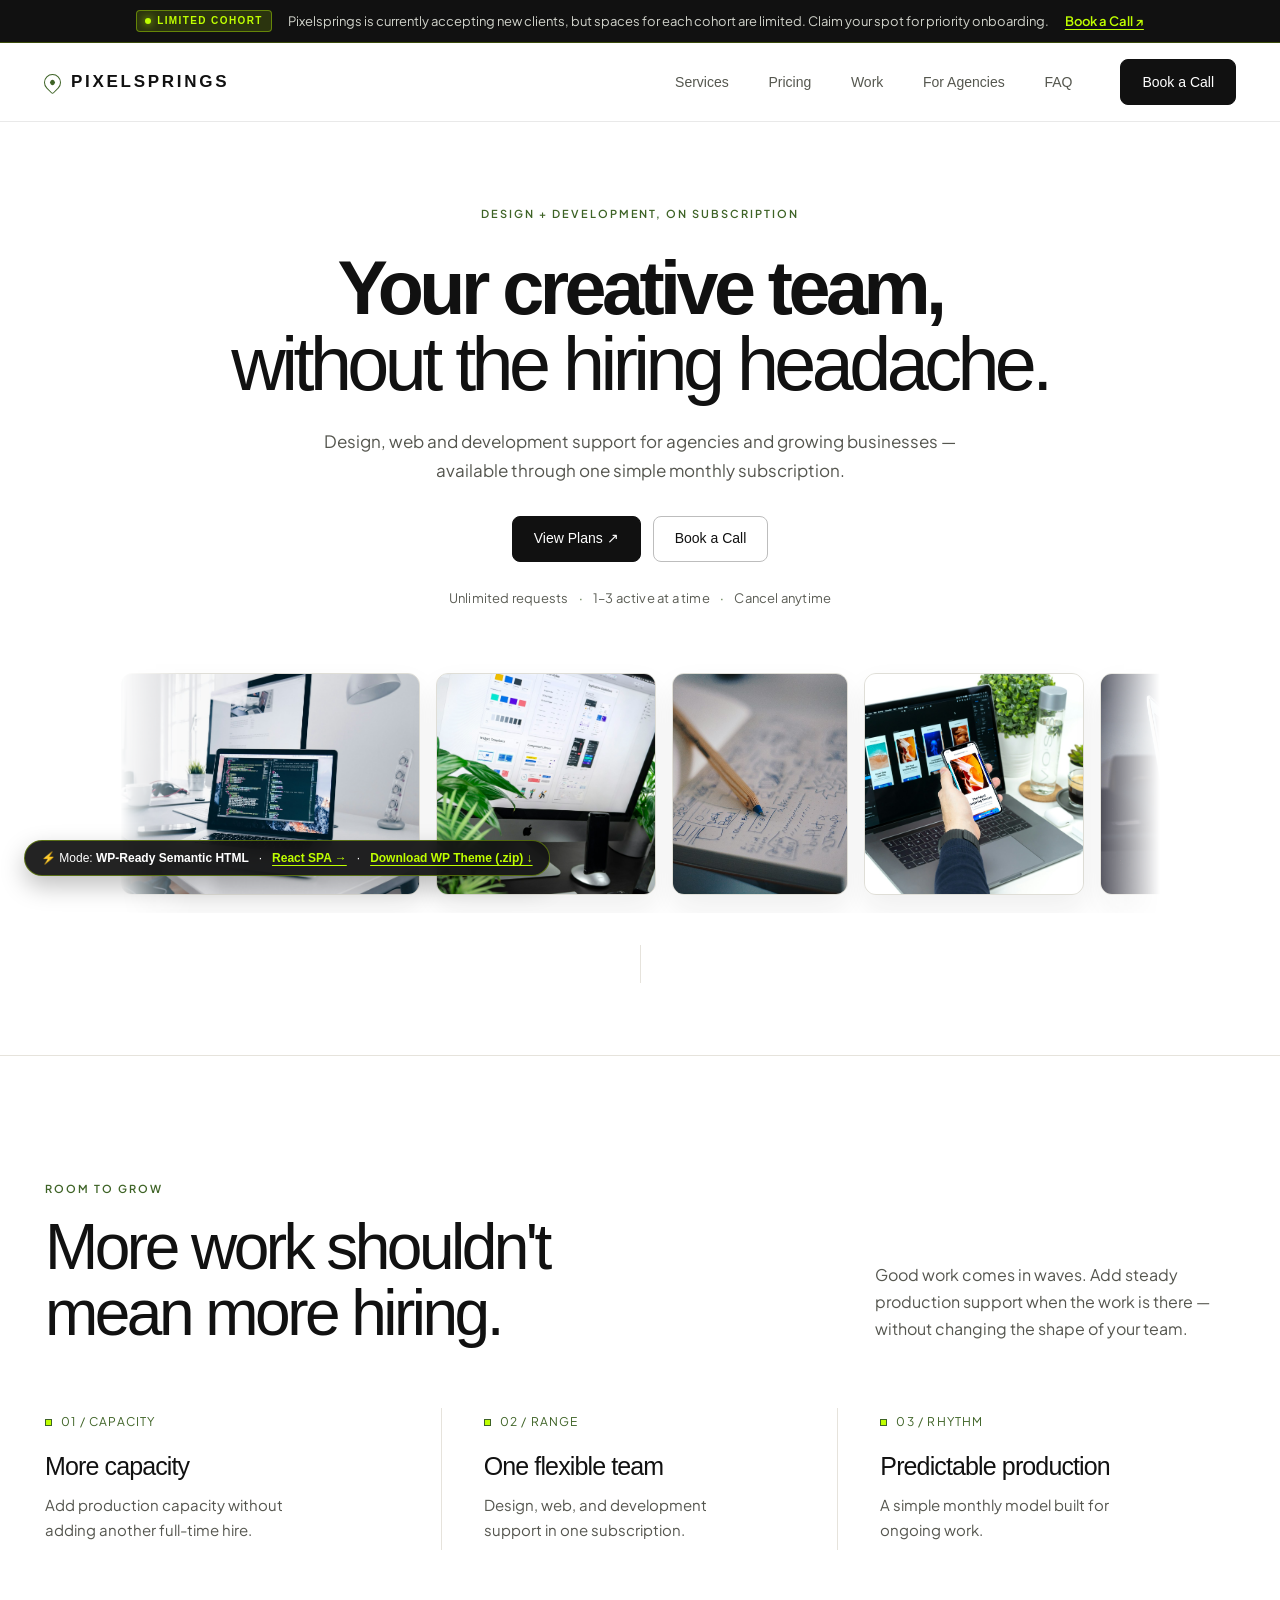
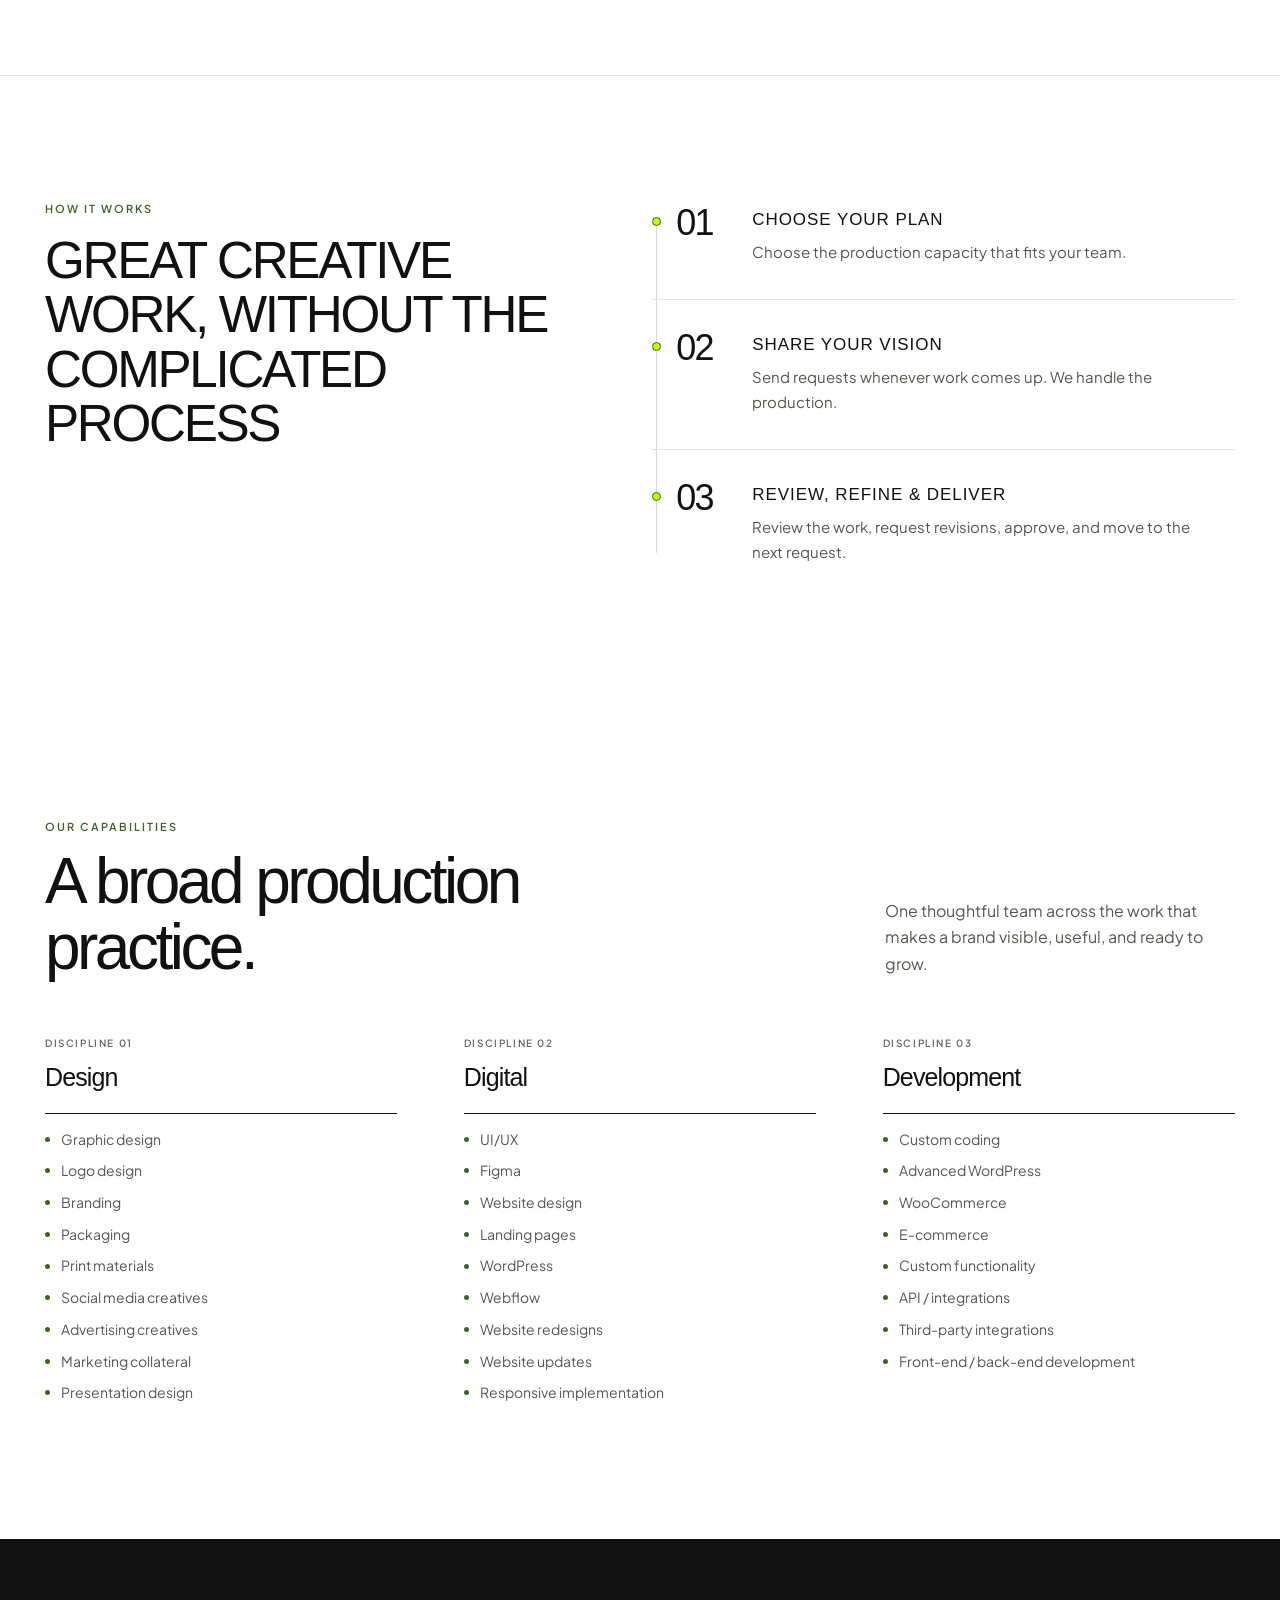
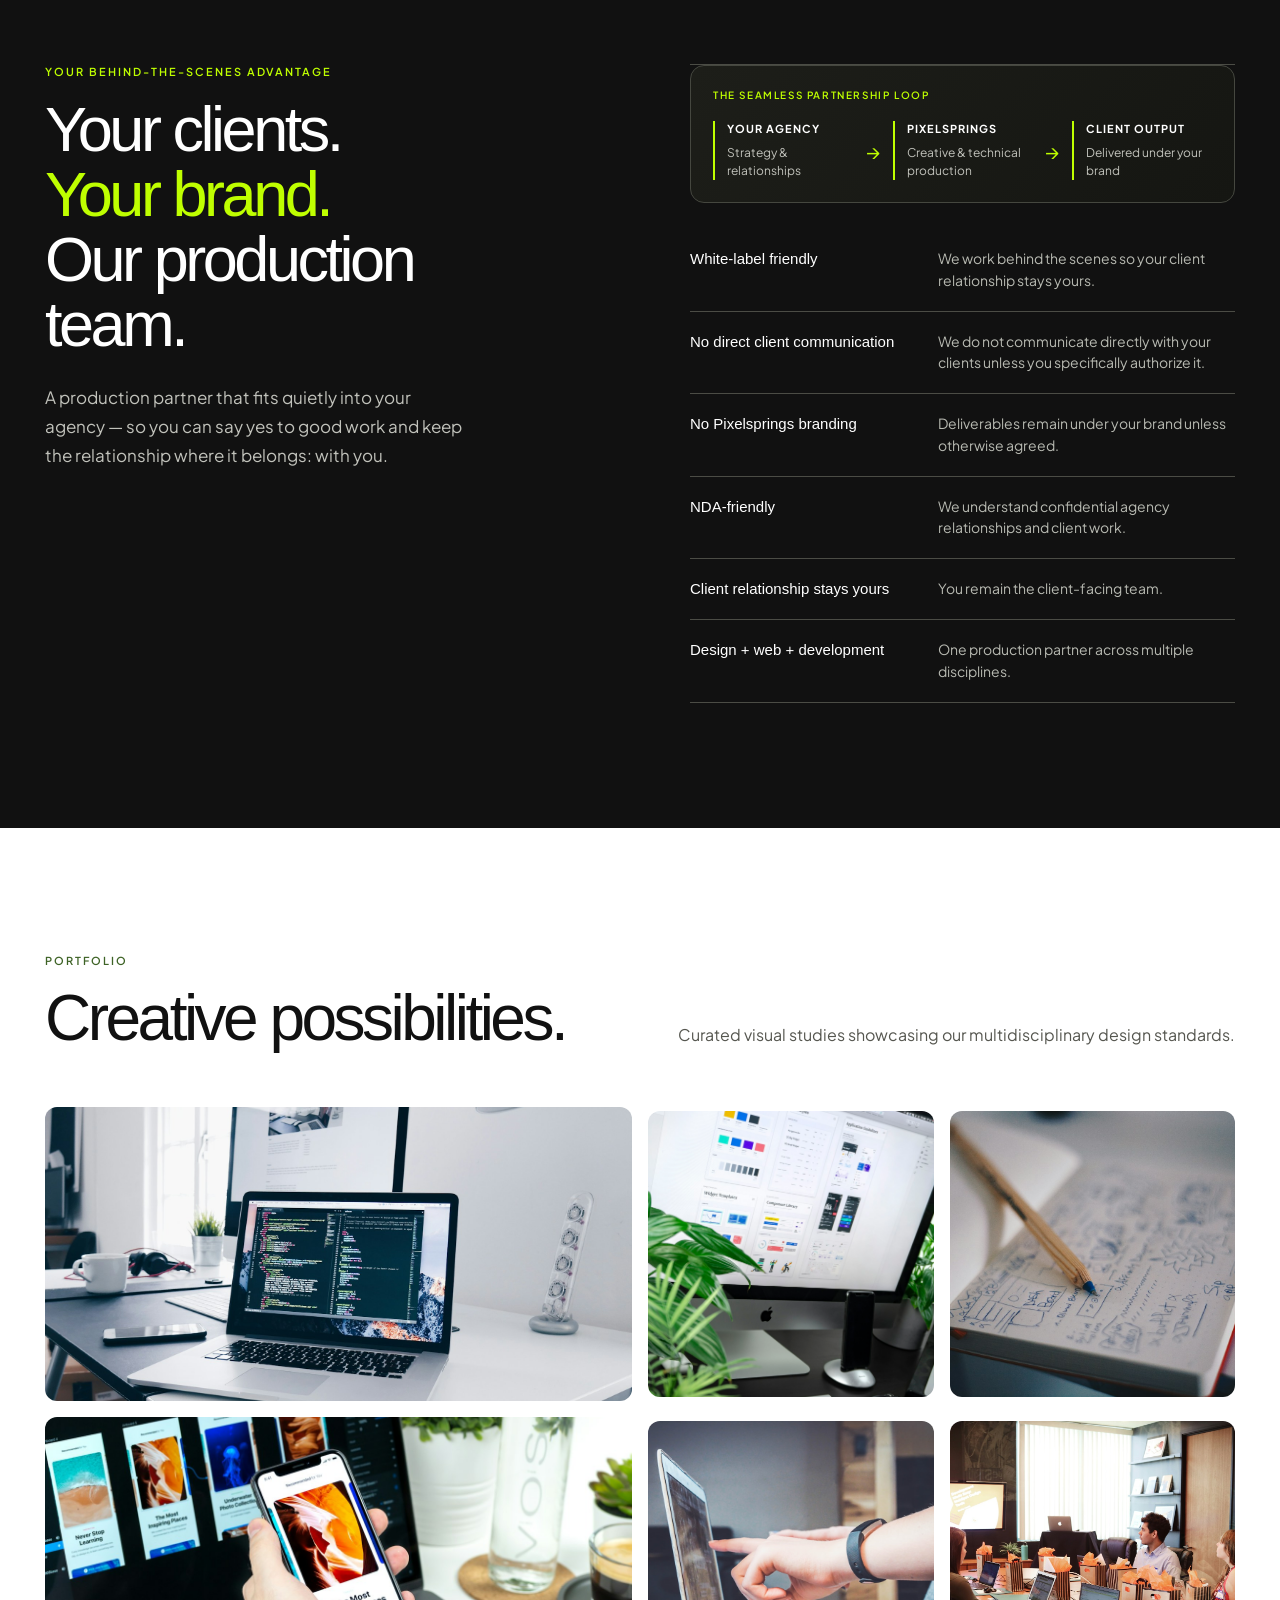
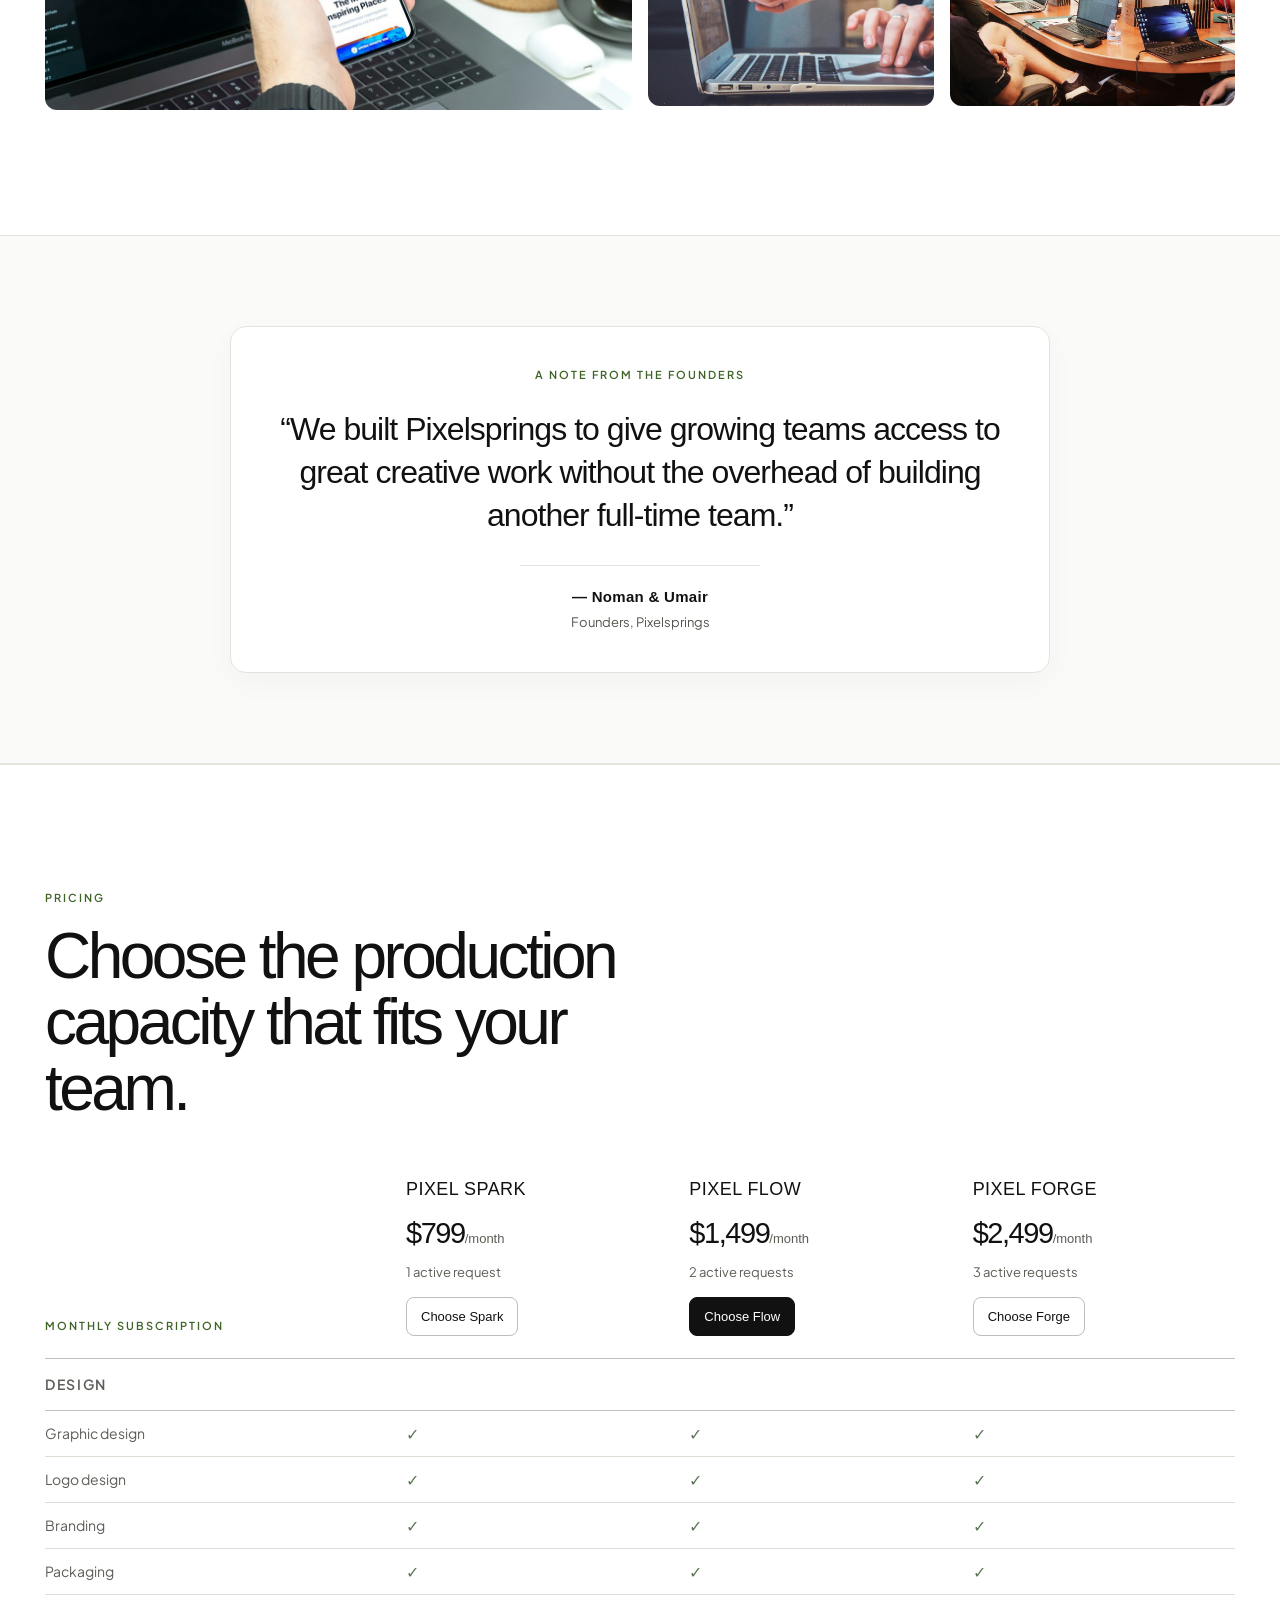
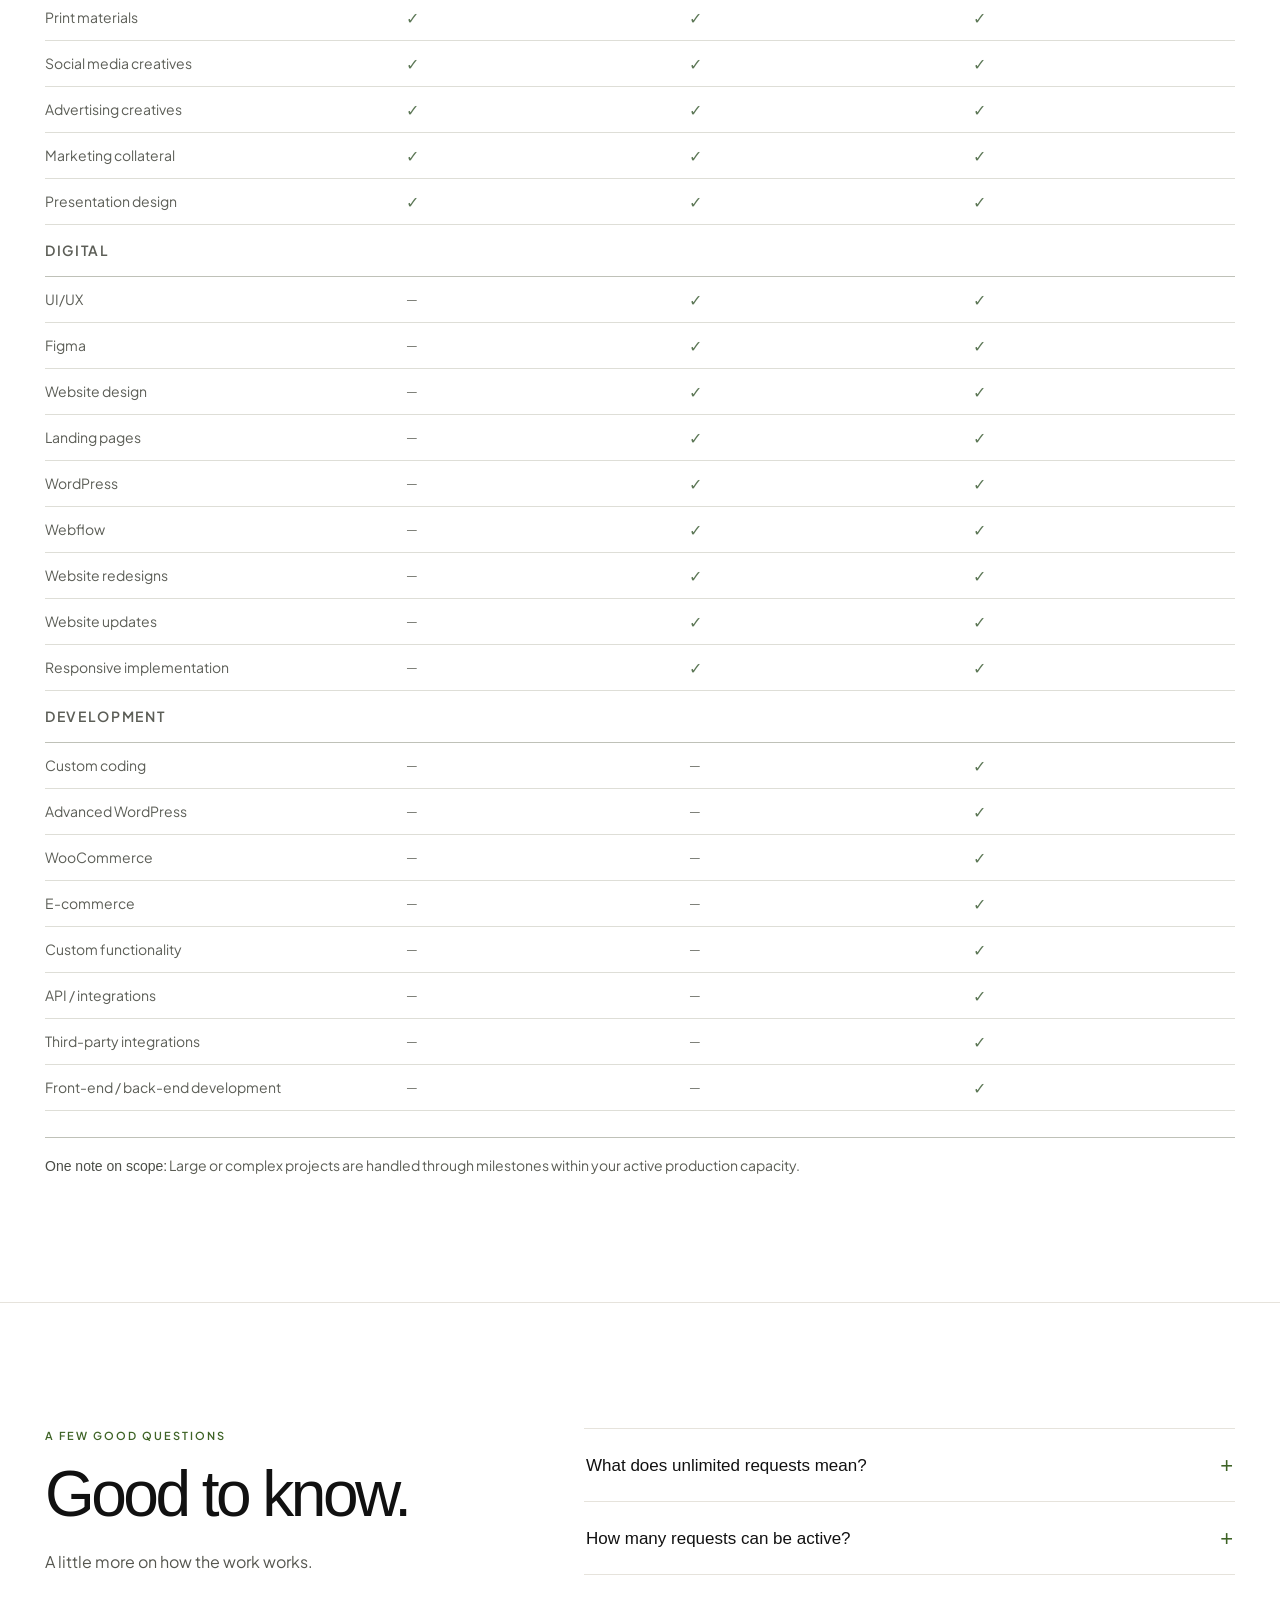
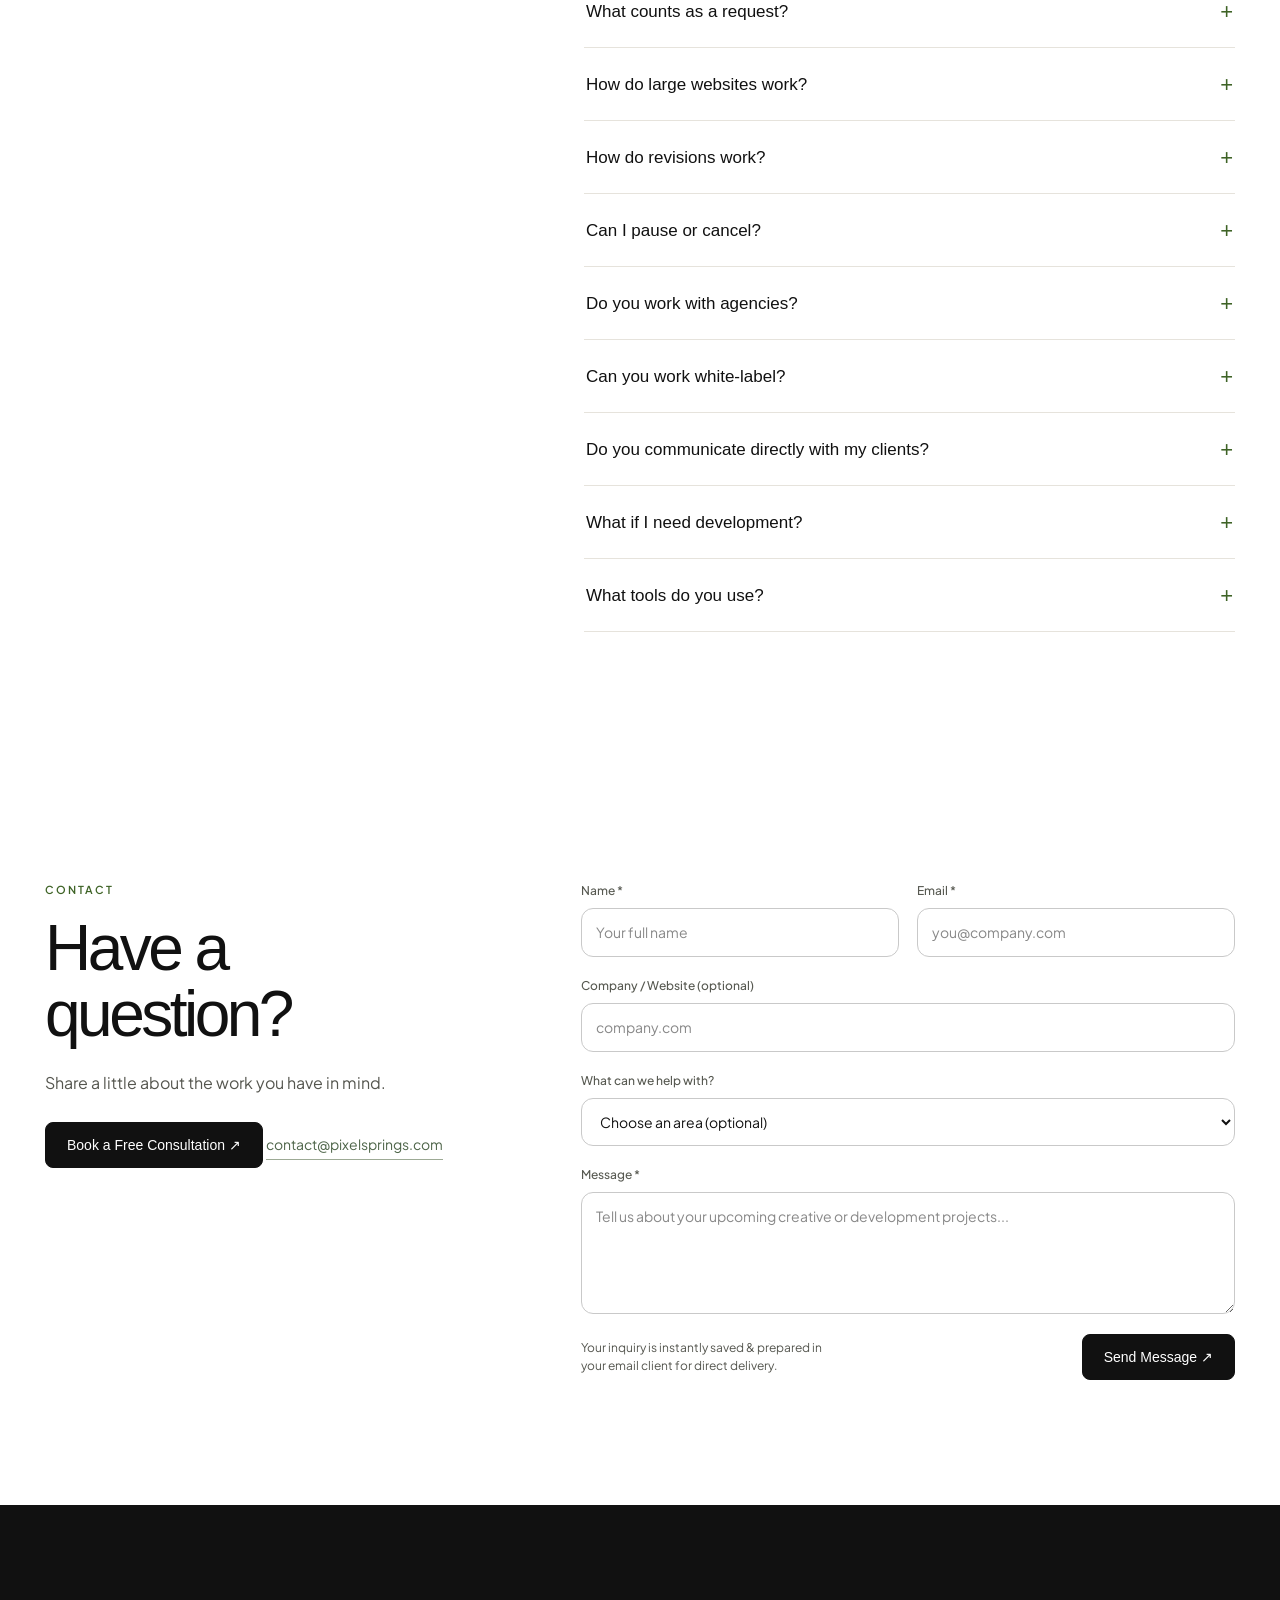
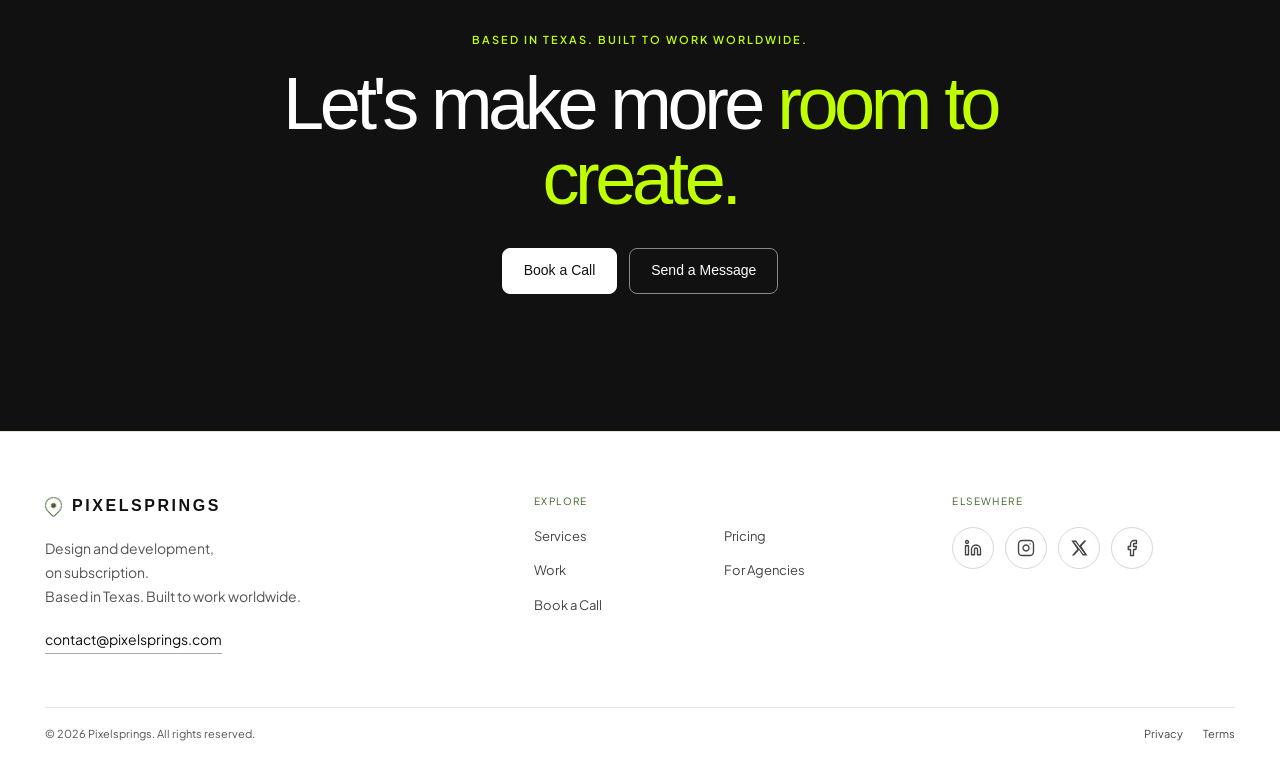
<file: index.html>
<!DOCTYPE html>
<html lang="en">
<head>
  <meta charset="UTF-8">
  <meta name="viewport" content="width=device-width, initial-scale=1.0, maximum-scale=1">
  <title>Pixelsprings — Design &amp; Development on Subscription</title>
  <meta name="description" content="Design, web and development support for agencies and growing businesses through one simple monthly subscription. Based in Texas. Built to work worldwide.">
  <meta name="robots" content="index, follow">
  <meta property="og:title" content="Pixelsprings — Design &amp; Development on Subscription">
  <meta property="og:description" content="Design, web and development support for agencies and growing businesses through one simple monthly subscription.">
  <meta property="og:type" content="website">
  <meta name="twitter:card" content="summary_large_image">
  <meta name="twitter:title" content="Pixelsprings — Design &amp; Development on Subscription">
  <meta name="twitter:description" content="Design, web and development support for agencies and growing businesses through one simple monthly subscription.">
  <link rel="icon" type="image/svg+xml" href="./favicon.svg">
  <link rel="preconnect" href="https://api.fontshare.com">
  <link rel="preconnect" href="https://cdn.fontshare.com" crossorigin="">
  <link rel="preconnect" href="https://fonts.googleapis.com">
  <link rel="preconnect" href="https://fonts.gstatic.com" crossorigin="">
  <link href="https://api.fontshare.com/v2/css?f[]=satoshi@400,500,600,700&amp;display=swap" rel="stylesheet">
  <link href="https://fonts.googleapis.com/css2?family=Plus+Jakarta+Sans:wght@400;500;600;700&amp;display=swap" rel="stylesheet">
  <link rel="stylesheet" href="./assets/index-CZJyEekO.css">
  <link rel="stylesheet" href="./assets/custom.css">
</head>
<body>
  <div id="top">
    <!-- Top Cohort Announcement Banner from PDF Brief -->
    <div class="top-announcement-bar" role="region" aria-label="Cohort Availability">
      <div class="announcement-inner">
        <span class="announcement-badge">LIMITED COHORT</span>
        <span class="announcement-text">Pixelsprings is currently accepting new clients, but spaces for each cohort are limited. Claim your spot for priority onboarding.</span>
        <a class="announcement-cta" href="mailto:contact@pixelsprings.com?subject=Priority%20Cohort%20Onboarding">Book a Call ↗</a>
      </div>
    </div>

    <a class="skip-link" href="#main">Skip to content</a>

    <header class="site-header">
      <div class="header-inner">
        <a class="wordmark" href="#top" aria-label="Pixelsprings — back to top" data-testid="link-brand">
          <span class="brand-mark" aria-hidden="true"></span>PIXELSPRINGS
        </a>
        <nav class="nav-links" aria-label="Main navigation">
          <a href="#services" data-testid="link-nav-services">Services</a>
          <a href="#pricing" data-testid="link-nav-pricing">Pricing</a>
          <a href="#work" data-testid="link-nav-work">Work</a>
          <a href="#agencies" data-testid="link-nav-for-agencies">For Agencies</a>
          <a href="#faq" data-testid="link-nav-faq">FAQ</a>
        </nav>
        <a class="nav-cta" href="mailto:contact@pixelsprings.com?subject=Book%20a%20call" data-testid="link-book-call-nav">Book a Call</a>
        <button class="mobile-toggle" id="mobileMenuToggle" type="button" aria-label="Open navigation menu" aria-expanded="false" aria-controls="mobile-navigation" data-testid="button-mobile-menu">☰</button>
      </div>
      <nav id="mobile-navigation" class="mobile-panel" aria-label="Mobile navigation" style="display: none;">
        <a href="#services">Services</a>
        <a href="#pricing">Pricing</a>
        <a href="#work">Work</a>
        <a href="#agencies">For Agencies</a>
        <a href="#faq">FAQ</a>
        <a class="button button-dark" href="mailto:contact@pixelsprings.com?subject=Book%20a%20call">Book a Call</a>
      </nav>
    </header>

    <main id="main">
      <!-- HERO -->
      <section class="hero" aria-labelledby="hero-title">
        <div class="hero-inner">
          <div class="eyebrow">Design + development, on subscription</div>
          <h1 id="hero-title">Your creative team,<br><span>without the hiring headache.</span></h1>
          <p class="hero-copy">Design, web and development support for agencies and growing businesses — available through one simple monthly subscription.</p>
          <div class="hero-actions">
            <a class="button button-dark" href="#pricing" data-testid="link-view-plans">View Plans <span aria-hidden="true">&nbsp;↗</span></a>
            <a class="button button-light" href="mailto:contact@pixelsprings.com?subject=Book%20a%20call" data-testid="link-book-call-hero">Book a Call</a>
          </div>
          <p class="hero-note">Unlimited requests <span aria-hidden="true">·</span> 1–3 active at a time <span aria-hidden="true">·</span> Cancel anytime</p>

          <!-- Hero Marquee -->
          <div class="hero-board" role="img" aria-label="Moving strip of Pixelsprings design and development work" data-testid="visual-hero-board">
            <div class="hero-marquee" aria-hidden="true">
              <div class="hero-track">
                <!-- Group 1 -->
                <div class="hero-track-group">
                  <div class="hero-tile hero-tile-1"><img alt="Studio workspace" src="./images/portfolio/work-01.jpg"></div>
                  <div class="hero-tile hero-tile-2"><img alt="Design system" src="./images/portfolio/work-02.jpg"></div>
                  <div class="hero-tile hero-tile-3"><img alt="Interface sketchbook" src="./images/portfolio/work-03.jpg"></div>
                  <div class="hero-tile hero-tile-4"><img alt="Responsive website" src="./images/portfolio/work-04.jpg"></div>
                  <div class="hero-tile hero-tile-5"><img alt="Team sprint review" src="./images/portfolio/work-05.jpg"></div>
                  <div class="hero-tile hero-tile-6"><img alt="Creative strategy" src="./images/portfolio/work-06.jpg"></div>
                </div>
                <!-- Group 2 (Infinite loop duplicate) -->
                <div class="hero-track-group">
                  <div class="hero-tile hero-tile-1"><img alt="Studio workspace" src="./images/portfolio/work-01.jpg"></div>
                  <div class="hero-tile hero-tile-2"><img alt="Design system" src="./images/portfolio/work-02.jpg"></div>
                  <div class="hero-tile hero-tile-3"><img alt="Interface sketchbook" src="./images/portfolio/work-03.jpg"></div>
                  <div class="hero-tile hero-tile-4"><img alt="Responsive website" src="./images/portfolio/work-04.jpg"></div>
                  <div class="hero-tile hero-tile-5"><img alt="Team sprint review" src="./images/portfolio/work-05.jpg"></div>
                  <div class="hero-tile hero-tile-6"><img alt="Creative strategy" src="./images/portfolio/work-06.jpg"></div>
                </div>
              </div>
            </div>
          </div>
          <div class="hero-rule" aria-hidden="true"></div>
        </div>
      </section>

      <!-- ROOM TO GROW -->
      <section class="section growth" id="services" aria-labelledby="growth-title">
        <div class="wrap">
          <div class="section-top">
            <div>
              <div class="eyebrow">Room to grow</div>
              <h2 id="growth-title">More work shouldn't<br>mean more hiring.</h2>
            </div>
            <p class="section-intro">Good work comes in waves. Add steady production support when the work is there — without changing the shape of your team.</p>
          </div>
          <div class="growth-points">
            <article class="growth-point">
              <span class="index">01 / CAPACITY</span>
              <h3>More capacity</h3>
              <p>Add production capacity without adding another full-time hire.</p>
            </article>
            <article class="growth-point">
              <span class="index">02 / RANGE</span>
              <h3>One flexible team</h3>
              <p>Design, web, and development support in one subscription.</p>
            </article>
            <article class="growth-point">
              <span class="index">03 / RHYTHM</span>
              <h3>Predictable production</h3>
              <p>A simple monthly model built for ongoing work.</p>
            </article>
          </div>
        </div>
      </section>

      <!-- HOW IT WORKS -->
      <section class="section" aria-labelledby="rhythm-title">
        <div class="wrap rhythm">
          <div class="section-top">
            <div class="eyebrow">How it works</div>
            <h2 id="rhythm-title">GREAT CREATIVE<br>WORK, WITHOUT THE<br>COMPLICATED PROCESS</h2>
          </div>
          <div class="timeline" data-testid="production-timeline">
            <article class="step" data-testid="step-production-01">
              <div class="step-num">01</div>
              <div>
                <h3>CHOOSE YOUR PLAN</h3>
                <p>Choose the production capacity that fits your team.</p>
              </div>
            </article>
            <article class="step" data-testid="step-production-02">
              <div class="step-num">02</div>
              <div>
                <h3>SHARE YOUR VISION</h3>
                <p>Send requests whenever work comes up. We handle the production.</p>
              </div>
            </article>
            <article class="step" data-testid="step-production-03">
              <div class="step-num">03</div>
              <div>
                <h3>REVIEW, REFINE &amp; DELIVER</h3>
                <p>Review the work, request revisions, approve, and move to the next request.</p>
              </div>
            </article>
          </div>
        </div>
      </section>

      <!-- CAPABILITIES -->
      <section class="section capabilities" id="capabilities" aria-labelledby="capabilities-title">
        <div class="wrap">
          <div class="cap-intro">
            <div>
              <div class="eyebrow">Our capabilities</div>
              <h2 id="capabilities-title">A broad production<br>practice.</h2>
            </div>
            <p>One thoughtful team across the work that makes a brand visible, useful, and ready to grow.</p>
          </div>
          <div class="cap-list">
            <article class="capability" data-testid="capability-design">
              <div class="cap-label">Discipline 01</div>
              <h3>Design</h3>
              <ul>
                <li>Graphic design</li>
                <li>Logo design</li>
                <li>Branding</li>
                <li>Packaging</li>
                <li>Print materials</li>
                <li>Social media creatives</li>
                <li>Advertising creatives</li>
                <li>Marketing collateral</li>
                <li>Presentation design</li>
              </ul>
            </article>
            <article class="capability" data-testid="capability-digital">
              <div class="cap-label">Discipline 02</div>
              <h3>Digital</h3>
              <ul>
                <li>UI/UX</li>
                <li>Figma</li>
                <li>Website design</li>
                <li>Landing pages</li>
                <li>WordPress</li>
                <li>Webflow</li>
                <li>Website redesigns</li>
                <li>Website updates</li>
                <li>Responsive implementation</li>
              </ul>
            </article>
            <article class="capability" data-testid="capability-development">
              <div class="cap-label">Discipline 03</div>
              <h3>Development</h3>
              <ul>
                <li>Custom coding</li>
                <li>Advanced WordPress</li>
                <li>WooCommerce</li>
                <li>E-commerce</li>
                <li>Custom functionality</li>
                <li>API / integrations</li>
                <li>Third-party integrations</li>
                <li>Front-end / back-end development</li>
              </ul>
            </article>
          </div>
        </div>
      </section>

      <!-- FOR AGENCIES -->
      <section class="section agency" id="agencies" aria-labelledby="agency-title">
        <div class="wrap agency-grid">
          <div>
            <div class="eyebrow">Your behind-the-scenes advantage</div>
            <h2 id="agency-title">Your clients.<br><em>Your brand.</em><br>Our production team.</h2>
            <p class="agency-lede">A production partner that fits quietly into your agency — so you can say yes to good work and keep the relationship where it belongs: with you.</p>
          </div>
          <div class="agency-list">
            <div class="partnership-loop" aria-label="The seamless partnership loop">
              <div class="loop-kicker">THE SEAMLESS PARTNERSHIP LOOP</div>
              <div class="loop-flow">
                <div><b>YOUR AGENCY</b><span>Strategy &amp; relationships</span></div>
                <i aria-hidden="true">→</i>
                <div><b>PIXELSPRINGS</b><span>Creative &amp; technical production</span></div>
                <i aria-hidden="true">→</i>
                <div><b>CLIENT OUTPUT</b><span>Delivered under your brand</span></div>
              </div>
            </div>
            <article class="agency-item">
              <h3>White-label friendly</h3>
              <p>We work behind the scenes so your client relationship stays yours.</p>
            </article>
            <article class="agency-item">
              <h3>No direct client communication</h3>
              <p>We do not communicate directly with your clients unless you specifically authorize it.</p>
            </article>
            <article class="agency-item">
              <h3>No Pixelsprings branding</h3>
              <p>Deliverables remain under your brand unless otherwise agreed.</p>
            </article>
            <article class="agency-item">
              <h3>NDA-friendly</h3>
              <p>We understand confidential agency relationships and client work.</p>
            </article>
            <article class="agency-item">
              <h3>Client relationship stays yours</h3>
              <p>You remain the client-facing team.</p>
            </article>
            <article class="agency-item">
              <h3>Design + web + development</h3>
              <p>One production partner across multiple disciplines.</p>
            </article>
          </div>
        </div>
      </section>

      <!-- PORTFOLIO -->
      <section class="section work" id="work" aria-labelledby="work-title">
        <div class="wrap">
          <div class="work-header">
            <div>
              <div class="eyebrow">Portfolio</div>
              <h2 id="work-title">Creative possibilities.</h2>
            </div>
            <p>Curated visual studies showcasing our multidisciplinary design standards.</p>
          </div>
          <div class="gallery" data-testid="gallery-projects">
            <button class="project" type="button" aria-label="View image 1: Creative studio environment" data-index="0" data-testid="button-project-1">
              <div class="project-art"><img alt="Laptop and code on a bright design studio desk." loading="lazy" src="./images/portfolio/work-01.jpg"></div>
            </button>
            <button class="project" type="button" aria-label="View image 2: Design system architecture" data-index="1" data-testid="button-project-2">
              <div class="project-art"><img alt="A digital design system displayed on a desktop screen." loading="lazy" src="./images/portfolio/work-02.jpg"></div>
            </button>
            <button class="project" type="button" aria-label="View image 3: Interface design sketchbook" data-index="2" data-testid="button-project-3">
              <div class="project-art"><img alt="Open sketchbook with early interface notes." loading="lazy" src="./images/portfolio/work-03.jpg"></div>
            </button>
            <button class="project" type="button" aria-label="View image 4: Multi-screen responsive layout" data-index="3" data-testid="button-project-4">
              <div class="project-art"><img alt="Responsive website design viewed across laptop and phone." loading="lazy" src="./images/portfolio/work-04.jpg"></div>
            </button>
            <button class="project" type="button" aria-label="View image 5: Product review session" data-index="4" data-testid="button-project-5">
              <div class="project-art"><img alt="A team reviewing a digital project together." loading="lazy" src="./images/portfolio/work-05.jpg"></div>
            </button>
            <button class="project" type="button" aria-label="View image 6: Creative leadership meeting" data-index="5" data-testid="button-project-6">
              <div class="project-art"><img alt="A creative team meeting around a conference table." loading="lazy" src="./images/portfolio/work-06.jpg"></div>
            </button>
          </div>
        </div>
      </section>

      <!-- LIGHTBOX MODAL -->
      <div id="projectLightbox" class="project-lightbox" style="display: none;" role="presentation" data-testid="lightbox-project">
        <div class="lightbox-inner" role="dialog" aria-modal="true" aria-label="Portfolio image preview">
          <button id="lightboxClose" class="lightbox-close" type="button" aria-label="Close project preview" data-testid="button-close-lightbox">×</button>
          <div class="project-art">
            <img id="lightboxImg" alt="" src="data:image/svg+xml,%3Csvg xmlns='http://www.w3.org/2000/svg' viewBox='0 0 1 1'%3E%3C/svg%3E">
          </div>
          <button id="lightboxPrev" class="lightbox-nav-btn lightbox-prev" type="button" aria-label="Previous image">‹</button>
          <button id="lightboxNext" class="lightbox-nav-btn lightbox-next" type="button" aria-label="Next image">›</button>
          <div id="lightboxCaption" class="lightbox-caption"></div>
        </div>
      </div>

      <!-- FOUNDER NOTE (Prompt Item 9) -->
      <section class="section founder-note" aria-labelledby="founder-title">
        <div class="wrap">
          <div class="founder-card">
            <div class="eyebrow">A Note from the Founders</div>
            <blockquote id="founder-title">
              “We built Pixelsprings to give growing teams access to great creative work without the overhead of building another full-time team.”
            </blockquote>
            <div class="founder-byline">
              <strong>— Noman &amp; Umair</strong>
              <span>Founders, Pixelsprings</span>
            </div>
          </div>
        </div>
      </section>

      <!-- PRICING -->
      <section class="section pricing" id="pricing" aria-labelledby="pricing-title">
        <div class="wrap">
          <div class="pricing-heading">
            <div class="eyebrow">Pricing</div>
            <h2 id="pricing-title">Choose the production capacity that fits your team.</h2>
          </div>
          <div class="pricing-scroll" role="region" aria-label="Pricing comparison; scroll horizontally to compare all plans" tabindex="0" data-testid="pricing-comparison">
            <div class="price-table">
              <div class="price-head">
                <div class="price-plan"><span class="eyebrow">Monthly subscription</span></div>
                <div class="price-plan">
                  <h3>PIXEL SPARK</h3>
                  <div class="price">$799<small>/month</small></div>
                  <p>1 active request</p>
                  <a class="button button-light" href="mailto:contact@pixelsprings.com?subject=Pixel%20Spark%20plan" data-testid="link-plan-1">Choose Spark</a>
                </div>
                <div class="price-plan featured">
                  <h3>PIXEL FLOW</h3>
                  <div class="price">$1,499<small>/month</small></div>
                  <p>2 active requests</p>
                  <a class="button button-dark" href="mailto:contact@pixelsprings.com?subject=Pixel%20Flow%20plan" data-testid="link-plan-2">Choose Flow</a>
                </div>
                <div class="price-plan">
                  <h3>PIXEL FORGE</h3>
                  <div class="price">$2,499<small>/month</small></div>
                  <p>3 active requests</p>
                  <a class="button button-light" href="mailto:contact@pixelsprings.com?subject=Pixel%20Forge%20plan" data-testid="link-plan-3">Choose Forge</a>
                </div>
              </div>

              <!-- DESIGN CATEGORY -->
              <div>
                <div class="price-row category"><span>DESIGN</span><span></span><span></span><span></span></div>
                <div class="price-row" data-testid="row-feature-design-1"><span>Graphic design</span><span class="yes" aria-label="Included">✓</span><span class="yes" aria-label="Included">✓</span><span class="yes" aria-label="Included">✓</span></div>
                <div class="price-row" data-testid="row-feature-design-2"><span>Logo design</span><span class="yes" aria-label="Included">✓</span><span class="yes" aria-label="Included">✓</span><span class="yes" aria-label="Included">✓</span></div>
                <div class="price-row" data-testid="row-feature-design-3"><span>Branding</span><span class="yes" aria-label="Included">✓</span><span class="yes" aria-label="Included">✓</span><span class="yes" aria-label="Included">✓</span></div>
                <div class="price-row" data-testid="row-feature-design-4"><span>Packaging</span><span class="yes" aria-label="Included">✓</span><span class="yes" aria-label="Included">✓</span><span class="yes" aria-label="Included">✓</span></div>
                <div class="price-row" data-testid="row-feature-design-5"><span>Print materials</span><span class="yes" aria-label="Included">✓</span><span class="yes" aria-label="Included">✓</span><span class="yes" aria-label="Included">✓</span></div>
                <div class="price-row" data-testid="row-feature-design-6"><span>Social media creatives</span><span class="yes" aria-label="Included">✓</span><span class="yes" aria-label="Included">✓</span><span class="yes" aria-label="Included">✓</span></div>
                <div class="price-row" data-testid="row-feature-design-7"><span>Advertising creatives</span><span class="yes" aria-label="Included">✓</span><span class="yes" aria-label="Included">✓</span><span class="yes" aria-label="Included">✓</span></div>
                <div class="price-row" data-testid="row-feature-design-8"><span>Marketing collateral</span><span class="yes" aria-label="Included">✓</span><span class="yes" aria-label="Included">✓</span><span class="yes" aria-label="Included">✓</span></div>
                <div class="price-row" data-testid="row-feature-design-9"><span>Presentation design</span><span class="yes" aria-label="Included">✓</span><span class="yes" aria-label="Included">✓</span><span class="yes" aria-label="Included">✓</span></div>
              </div>

              <!-- DIGITAL CATEGORY -->
              <div>
                <div class="price-row category"><span>DIGITAL</span><span></span><span></span><span></span></div>
                <div class="price-row" data-testid="row-feature-digital-1"><span>UI/UX</span><span class="not-yet" aria-label="Not included">—</span><span class="yes" aria-label="Included">✓</span><span class="yes" aria-label="Included">✓</span></div>
                <div class="price-row" data-testid="row-feature-digital-2"><span>Figma</span><span class="not-yet" aria-label="Not included">—</span><span class="yes" aria-label="Included">✓</span><span class="yes" aria-label="Included">✓</span></div>
                <div class="price-row" data-testid="row-feature-digital-3"><span>Website design</span><span class="not-yet" aria-label="Not included">—</span><span class="yes" aria-label="Included">✓</span><span class="yes" aria-label="Included">✓</span></div>
                <div class="price-row" data-testid="row-feature-digital-4"><span>Landing pages</span><span class="not-yet" aria-label="Not included">—</span><span class="yes" aria-label="Included">✓</span><span class="yes" aria-label="Included">✓</span></div>
                <div class="price-row" data-testid="row-feature-digital-5"><span>WordPress</span><span class="not-yet" aria-label="Not included">—</span><span class="yes" aria-label="Included">✓</span><span class="yes" aria-label="Included">✓</span></div>
                <div class="price-row" data-testid="row-feature-digital-6"><span>Webflow</span><span class="not-yet" aria-label="Not included">—</span><span class="yes" aria-label="Included">✓</span><span class="yes" aria-label="Included">✓</span></div>
                <div class="price-row" data-testid="row-feature-digital-7"><span>Website redesigns</span><span class="not-yet" aria-label="Not included">—</span><span class="yes" aria-label="Included">✓</span><span class="yes" aria-label="Included">✓</span></div>
                <div class="price-row" data-testid="row-feature-digital-8"><span>Website updates</span><span class="not-yet" aria-label="Not included">—</span><span class="yes" aria-label="Included">✓</span><span class="yes" aria-label="Included">✓</span></div>
                <div class="price-row" data-testid="row-feature-digital-9"><span>Responsive implementation</span><span class="not-yet" aria-label="Not included">—</span><span class="yes" aria-label="Included">✓</span><span class="yes" aria-label="Included">✓</span></div>
              </div>

              <!-- DEVELOPMENT CATEGORY -->
              <div>
                <div class="price-row category"><span>DEVELOPMENT</span><span></span><span></span><span></span></div>
                <div class="price-row" data-testid="row-feature-development-1"><span>Custom coding</span><span class="not-yet" aria-label="Not included">—</span><span class="not-yet" aria-label="Not included">—</span><span class="yes" aria-label="Included">✓</span></div>
                <div class="price-row" data-testid="row-feature-development-2"><span>Advanced WordPress</span><span class="not-yet" aria-label="Not included">—</span><span class="not-yet" aria-label="Not included">—</span><span class="yes" aria-label="Included">✓</span></div>
                <div class="price-row" data-testid="row-feature-development-3"><span>WooCommerce</span><span class="not-yet" aria-label="Not included">—</span><span class="not-yet" aria-label="Not included">—</span><span class="yes" aria-label="Included">✓</span></div>
                <div class="price-row" data-testid="row-feature-development-4"><span>E-commerce</span><span class="not-yet" aria-label="Not included">—</span><span class="not-yet" aria-label="Not included">—</span><span class="yes" aria-label="Included">✓</span></div>
                <div class="price-row" data-testid="row-feature-development-5"><span>Custom functionality</span><span class="not-yet" aria-label="Not included">—</span><span class="not-yet" aria-label="Not included">—</span><span class="yes" aria-label="Included">✓</span></div>
                <div class="price-row" data-testid="row-feature-development-6"><span>API / integrations</span><span class="not-yet" aria-label="Not included">—</span><span class="not-yet" aria-label="Not included">—</span><span class="yes" aria-label="Included">✓</span></div>
                <div class="price-row" data-testid="row-feature-development-7"><span>Third-party integrations</span><span class="not-yet" aria-label="Not included">—</span><span class="not-yet" aria-label="Not included">—</span><span class="yes" aria-label="Included">✓</span></div>
                <div class="price-row" data-testid="row-feature-development-8"><span>Front-end / back-end development</span><span class="not-yet" aria-label="Not included">—</span><span class="not-yet" aria-label="Not included">—</span><span class="yes" aria-label="Included">✓</span></div>
              </div>
            </div>
          </div>
          <p class="pricing-scroll-hint">Swipe to compare all three plans <span aria-hidden="true">→</span></p>
          <p class="pricing-note"><strong>One note on scope:</strong> Large or complex projects are handled through milestones within your active production capacity.</p>
        </div>
      </section>

      <!-- FAQ -->
      <section class="section" id="faq" aria-labelledby="faq-title">
        <div class="wrap faq">
          <div class="faq-title">
            <div class="eyebrow">A few good questions</div>
            <h2 id="faq-title">Good to know.</h2>
            <p>A little more on how the work works.</p>
          </div>
          <div class="faq-list" data-testid="faq-accordion">
            <div class="faq-item">
              <h3 style="margin: 0px;">
                <button class="faq-question" id="faq-trigger-0" type="button" aria-expanded="false" aria-controls="faq-answer-0" data-testid="button-faq-1">
                  <span>What does unlimited requests mean?</span><span class="faq-icon" aria-hidden="true">+</span>
                </button>
              </h3>
              <div class="faq-answer" id="faq-answer-0" role="region" aria-labelledby="faq-trigger-0" aria-hidden="true">
                <div><p>You can keep adding work to your request queue and prioritize what matters most. Your plan sets how many requests can be active at once.</p></div>
              </div>
            </div>

            <div class="faq-item">
              <h3 style="margin: 0px;">
                <button class="faq-question" id="faq-trigger-1" type="button" aria-expanded="false" aria-controls="faq-answer-1" data-testid="button-faq-2">
                  <span>How many requests can be active?</span><span class="faq-icon" aria-hidden="true">+</span>
                </button>
              </h3>
              <div class="faq-answer" id="faq-answer-1" role="region" aria-labelledby="faq-trigger-1" aria-hidden="true">
                <div><p>Pixel Spark includes one active request, Pixel Flow includes two, and Pixel Forge includes three.</p></div>
              </div>
            </div>

            <div class="faq-item">
              <h3 style="margin: 0px;">
                <button class="faq-question" id="faq-trigger-2" type="button" aria-expanded="false" aria-controls="faq-answer-2" data-testid="button-faq-3">
                  <span>What counts as a request?</span><span class="faq-icon" aria-hidden="true">+</span>
                </button>
              </h3>
              <div class="faq-answer" id="faq-answer-2" role="region" aria-labelledby="faq-trigger-2" aria-hidden="true">
                <div><p>A request is a clearly defined deliverable, such as a design asset, a web page, or a scoped development task. Larger or connected work can be organized into milestones.</p></div>
              </div>
            </div>

            <div class="faq-item">
              <h3 style="margin: 0px;">
                <button class="faq-question" id="faq-trigger-3" type="button" aria-expanded="false" aria-controls="faq-answer-3" data-testid="button-faq-4">
                  <span>How do large websites work?</span><span class="faq-icon" aria-hidden="true">+</span>
                </button>
              </h3>
              <div class="faq-answer" id="faq-answer-3" role="region" aria-labelledby="faq-trigger-3" aria-hidden="true">
                <div><p>Large or complex projects are handled through milestones within your active production capacity.</p></div>
              </div>
            </div>

            <div class="faq-item">
              <h3 style="margin: 0px;">
                <button class="faq-question" id="faq-trigger-4" type="button" aria-expanded="false" aria-controls="faq-answer-4" data-testid="button-faq-5">
                  <span>How do revisions work?</span><span class="faq-icon" aria-hidden="true">+</span>
                </button>
              </h3>
              <div class="faq-answer" id="faq-answer-4" role="region" aria-labelledby="faq-trigger-4" aria-hidden="true">
                <div><p>Review the work, share your feedback, and request revisions within the original scope.</p></div>
              </div>
            </div>

            <div class="faq-item">
              <h3 style="margin: 0px;">
                <button class="faq-question" id="faq-trigger-5" type="button" aria-expanded="false" aria-controls="faq-answer-5" data-testid="button-faq-6">
                  <span>Can I pause or cancel?</span><span class="faq-icon" aria-hidden="true">+</span>
                </button>
              </h3>
              <div class="faq-answer" id="faq-answer-5" role="region" aria-labelledby="faq-trigger-5" aria-hidden="true">
                <div><p>You can cancel anytime. If you are looking to pause rather than cancel, contact us and we can clarify the available options.</p></div>
              </div>
            </div>

            <div class="faq-item">
              <h3 style="margin: 0px;">
                <button class="faq-question" id="faq-trigger-6" type="button" aria-expanded="false" aria-controls="faq-answer-6" data-testid="button-faq-7">
                  <span>Do you work with agencies?</span><span class="faq-icon" aria-hidden="true">+</span>
                </button>
              </h3>
              <div class="faq-answer" id="faq-answer-6" role="region" aria-labelledby="faq-trigger-6" aria-hidden="true">
                <div><p>Yes. Pixelsprings is set up to support agency teams with flexible design, digital, and development production.</p></div>
              </div>
            </div>

            <div class="faq-item">
              <h3 style="margin: 0px;">
                <button class="faq-question" id="faq-trigger-7" type="button" aria-expanded="false" aria-controls="faq-answer-7" data-testid="button-faq-8">
                  <span>Can you work white-label?</span><span class="faq-icon" aria-hidden="true">+</span>
                </button>
              </h3>
              <div class="faq-answer" id="faq-answer-7" role="region" aria-labelledby="faq-trigger-7" aria-hidden="true">
                <div><p>Yes. We work behind the scenes so your client relationship stays yours. Deliverables remain under your brand unless otherwise agreed.</p></div>
              </div>
            </div>

            <div class="faq-item">
              <h3 style="margin: 0px;">
                <button class="faq-question" id="faq-trigger-8" type="button" aria-expanded="false" aria-controls="faq-answer-8" data-testid="button-faq-9">
                  <span>Do you communicate directly with my clients?</span><span class="faq-icon" aria-hidden="true">+</span>
                </button>
              </h3>
              <div class="faq-answer" id="faq-answer-8" role="region" aria-labelledby="faq-trigger-8" aria-hidden="true">
                <div><p>Only when you specifically authorize it. Otherwise, we work with your team behind the scenes.</p></div>
              </div>
            </div>

            <div class="faq-item">
              <h3 style="margin: 0px;">
                <button class="faq-question" id="faq-trigger-9" type="button" aria-expanded="false" aria-controls="faq-answer-9" data-testid="button-faq-10">
                  <span>What if I need development?</span><span class="faq-icon" aria-hidden="true">+</span>
                </button>
              </h3>
              <div class="faq-answer" id="faq-answer-9" role="region" aria-labelledby="faq-trigger-9" aria-hidden="true">
                <div><p>Development is included with Pixel Forge. Pixel Spark and Pixel Flow focus on design and digital services.</p></div>
              </div>
            </div>

            <div class="faq-item">
              <h3 style="margin: 0px;">
                <button class="faq-question" id="faq-trigger-10" type="button" aria-expanded="false" aria-controls="faq-answer-10" data-testid="button-faq-11">
                  <span>What tools do you use?</span><span class="faq-icon" aria-hidden="true">+</span>
                </button>
              </h3>
              <div class="faq-answer" id="faq-answer-10" role="region" aria-labelledby="faq-trigger-10" aria-hidden="true">
                <div><p>The right tools depend on your workflow and project. Tell us what your team already uses and we can confirm the fit before work begins.</p></div>
              </div>
            </div>
          </div>
        </div>
      </section>

      <!-- CONTACT -->
      <section class="section contact" id="contact" aria-labelledby="contact-title">
        <div class="wrap contact-grid">
          <div class="contact-title">
            <div class="eyebrow">Contact</div>
            <h2 id="contact-title">Have a question?</h2>
            <p>Share a little about the work you have in mind.</p>
            <a class="button button-dark consultation-button" href="mailto:contact@pixelsprings.com?subject=Book%20a%20call" data-testid="link-free-consultation">Book a Free Consultation <span aria-hidden="true">&nbsp;↗</span></a>
            <a class="contact-email" href="mailto:contact@pixelsprings.com" data-testid="link-contact-email">contact@pixelsprings.com</a>
          </div>
          <form id="contactForm" class="contact-form" data-testid="form-contact">
            <div class="field">
              <label for="contact-name">Name *</label>
              <input id="contact-name" name="name" autocomplete="name" required="" data-testid="input-contact-name" placeholder="Your full name">
            </div>
            <div class="field">
              <label for="contact-email">Email *</label>
              <input id="contact-email" name="email" autocomplete="email" required="" data-testid="input-contact-email" type="email" placeholder="you@company.com">
            </div>
            <div class="field full">
              <label for="contact-company">Company / Website <span>(optional)</span></label>
              <input id="contact-company" name="company" autocomplete="organization" data-testid="input-contact-company" placeholder="company.com">
            </div>
            <div class="field full">
              <label for="contact-service">What can we help with?</label>
              <select id="contact-service" name="service" data-testid="select-contact-service">
                <option value="" selected="">Choose an area (optional)</option>
                <option value="Design">Design &amp; Visual Identity</option>
                <option value="UI/UX">UI/UX &amp; Figma</option>
                <option value="Website">Website &amp; Landing Pages</option>
                <option value="Development">WordPress &amp; Custom Development</option>
                <option value="Ecommerce">WooCommerce / E-commerce</option>
                <option value="Agency Support">Ongoing Agency Capacity</option>
                <option value="Something Else">Something else</option>
              </select>
            </div>
            <div class="field full">
              <label for="contact-message">Message *</label>
              <textarea id="contact-message" name="message" required="" data-testid="input-contact-message" placeholder="Tell us about your upcoming creative or development projects..."></textarea>
            </div>
            <div class="form-bottom">
              <p class="form-note">Your inquiry is instantly saved &amp; prepared in your email client for direct delivery.</p>
              <button class="button button-dark" type="submit" data-testid="button-send-message">Send Message <span aria-hidden="true">&nbsp;↗</span></button>
            </div>
          </form>
        </div>
      </section>

      <!-- FINAL CTA -->
      <section class="final-cta" aria-labelledby="final-cta-title">
        <div class="eyebrow">Based in Texas. Built to work worldwide.</div>
        <h2 id="final-cta-title">Let's make more <span class="cta-highlight">room to create.</span></h2>
        <div class="final-actions">
          <a class="button button-dark" href="mailto:contact@pixelsprings.com?subject=Book%20a%20call" data-testid="link-book-call-final">Book a Call</a>
          <a class="button button-light" href="#contact" data-testid="link-send-message-final">Send a Message</a>
        </div>
      </section>
    </main>

    <!-- FOOTER -->
    <footer class="site-footer">
      <div class="wrap">
        <div class="footer-main">
          <div class="footer-brand">
            <a class="wordmark" href="#top" aria-label="Pixelsprings — back to top" data-testid="link-footer-brand">
              <span class="brand-mark" aria-hidden="true"></span>PIXELSPRINGS
            </a>
            <p>Design and development,<br>on subscription.<br>Based in Texas. Built to work worldwide.</p>
            <a class="footer-email" href="mailto:contact@pixelsprings.com" data-testid="link-footer-email">contact@pixelsprings.com</a>
          </div>
          <div>
            <div class="footer-label">Explore</div>
            <nav class="footer-nav" aria-label="Footer navigation">
              <a href="#services" data-testid="link-footer-services">Services</a>
              <a href="#pricing" data-testid="link-footer-pricing">Pricing</a>
              <a href="#work" data-testid="link-footer-work">Work</a>
              <a href="#agencies" data-testid="link-footer-agencies">For Agencies</a>
              <a href="mailto:contact@pixelsprings.com?subject=Book%20a%20call" data-testid="link-footer-book-call">Book a Call</a>
            </nav>
          </div>
          <div>
            <div class="footer-label">Elsewhere</div>
            <div class="footer-social">
              <a href="https://www.linkedin.com/" target="_blank" rel="noreferrer" aria-label="LinkedIn (opens in a new tab)" data-testid="link-social-linkedin">
                <svg xmlns="http://www.w3.org/2000/svg" width="24" height="24" viewBox="0 0 24 24" fill="none" stroke="currentColor" stroke-width="2" stroke-linecap="round" stroke-linejoin="round" class="lucide lucide-linkedin" aria-hidden="true"><path d="M16 8a6 6 0 0 1 6 6v7h-4v-7a2 2 0 0 0-2-2 2 2 0 0 0-2 2v7h-4v-7a6 6 0 0 1 6-6z"></path><rect width="4" height="12" x="2" y="9"></rect><circle cx="4" cy="4" r="2"></circle></svg>
              </a>
              <a href="https://www.instagram.com/" target="_blank" rel="noreferrer" aria-label="Instagram (opens in a new tab)" data-testid="link-social-instagram">
                <svg xmlns="http://www.w3.org/2000/svg" width="24" height="24" viewBox="0 0 24 24" fill="none" stroke="currentColor" stroke-width="2" stroke-linecap="round" stroke-linejoin="round" class="lucide lucide-instagram" aria-hidden="true"><rect width="20" height="20" x="2" y="2" rx="5" ry="5"></rect><path d="M16 11.37A4 4 0 1 1 12.63 8 4 4 0 0 1 16 11.37z"></path><line x1="17.5" x2="17.51" y1="6.5" y2="6.5"></line></svg>
              </a>
              <a href="https://x.com/" target="_blank" rel="noreferrer" aria-label="X (opens in a new tab)" data-testid="link-social-x">
                <svg viewBox="0 0 24 24" aria-hidden="true"><path d="M18.9 2H22l-6.8 7.8L23.2 22h-6.3L12 14.6 5.6 22H2.4l7.3-8.4L1.8 2h6.4l4.5 6.8L18.9 2Zm-1.1 18h1.7L7.3 3.9H5.5L17.8 20Z"></path></svg>
              </a>
              <a href="https://www.facebook.com/" target="_blank" rel="noreferrer" aria-label="Facebook (opens in a new tab)" data-testid="link-social-facebook">
                <svg xmlns="http://www.w3.org/2000/svg" width="24" height="24" viewBox="0 0 24 24" fill="none" stroke="currentColor" stroke-width="2" stroke-linecap="round" stroke-linejoin="round" class="lucide lucide-facebook" aria-hidden="true"><path d="M18 2h-3a5 5 0 0 0-5 5v3H7v4h3v8h4v-8h3l1-4h-4V7a1 1 0 0 1 1-1h3z"></path></svg>
              </a>
            </div>
          </div>
        </div>
        <div class="footer-bottom">
          <span>© 2026 Pixelsprings. All rights reserved.</span>
          <div class="footer-legal">
            <a href="mailto:contact@pixelsprings.com?subject=Privacy%20enquiry" data-testid="link-footer-privacy">Privacy</a>
            <a href="mailto:contact@pixelsprings.com?subject=Terms%20enquiry" data-testid="link-footer-terms">Terms</a>
          </div>
        </div>
      </div>
    </footer>
  </div>

  <!-- Toast Container -->
  <div id="toastContainer" class="toast-container"></div>

  <!-- Dual-Architecture Switcher Pill -->
  <div class="version-switcher" role="status">
    <span>⚡ Mode: <strong>WP-Ready Semantic HTML</strong></span>
    <span>·</span>
    <a href="./react-spa.html" title="View the original Vite + React 18 SPA bundle">React SPA →</a>
    <span>·</span>
    <a href="./assets/pixelsprings-theme.zip" download title="Download the full WordPress theme (.zip)">Download WP Theme (.zip) ↓</a>
  </div>

  <!-- Client-Side Vanilla JS Interaction Engine -->
  <script>
    (function () {
      'use strict';

      // 1. Mobile Menu Toggle
      const menuBtn = document.getElementById('mobileMenuToggle');
      const mobileNav = document.getElementById('mobile-navigation');
      if (menuBtn && mobileNav) {
        menuBtn.addEventListener('click', function () {
          const isOpen = mobileNav.style.display !== 'none';
          mobileNav.style.display = isOpen ? 'none' : 'flex';
          menuBtn.textContent = isOpen ? '☰' : '×';
          menuBtn.setAttribute('aria-expanded', !isOpen);
        });
        mobileNav.querySelectorAll('a').forEach(function (link) {
          link.addEventListener('click', function () {
            mobileNav.style.display = 'none';
            menuBtn.textContent = '☰';
            menuBtn.setAttribute('aria-expanded', 'false');
          });
        });
      }

      // 2. FAQ Accordion
      const faqButtons = document.querySelectorAll('.faq-question');
      faqButtons.forEach(function (btn, index) {
        btn.addEventListener('click', function () {
          const isExpanded = btn.getAttribute('aria-expanded') === 'true';
          const answer = document.getElementById('faq-answer-' + index);
          
          // Collapse all
          faqButtons.forEach(function (otherBtn, otherIndex) {
            otherBtn.setAttribute('aria-expanded', 'false');
            const otherAnswer = document.getElementById('faq-answer-' + otherIndex);
            if (otherAnswer) {
              otherAnswer.classList.remove('open');
              otherAnswer.setAttribute('aria-hidden', 'true');
            }
          });

          // Toggle current
          if (!isExpanded && answer) {
            btn.setAttribute('aria-expanded', 'true');
            answer.classList.add('open');
            answer.setAttribute('aria-hidden', 'false');
          }
        });
      });

      // 3. Portfolio Lightbox Modal
      const projects = [
        { src: './images/portfolio/work-01.jpg', caption: 'Creative studio environment & hardware prototyping' },
        { src: './images/portfolio/work-02.jpg', caption: 'Enterprise digital design system architecture' },
        { src: './images/portfolio/work-03.jpg', caption: 'Interface design sketchbook & early wireframing' },
        { src: './images/portfolio/work-04.jpg', caption: 'Responsive layout across mobile, tablet, and desktop' },
        { src: './images/portfolio/work-05.jpg', caption: 'Collaborative team sprint review & product delivery' },
        { src: './images/portfolio/work-06.jpg', caption: 'Creative strategy & agency leadership round-table' }
      ];

      const lightbox = document.getElementById('projectLightbox');
      const lightboxImg = document.getElementById('lightboxImg');
      const lightboxCaption = document.getElementById('lightboxCaption');
      const lightboxClose = document.getElementById('lightboxClose');
      const lightboxPrev = document.getElementById('lightboxPrev');
      const lightboxNext = document.getElementById('lightboxNext');
      let currentIndex = 0;

      function openLightbox(index) {
        currentIndex = (index + projects.length) % projects.length;
        lightboxImg.src = projects[currentIndex].src;
        lightboxCaption.textContent = projects[currentIndex].caption;
        lightbox.style.display = 'grid';
        document.body.style.overflow = 'hidden';
      }

      function closeLightbox() {
        lightbox.style.display = 'none';
        document.body.style.overflow = '';
      }

      document.querySelectorAll('.project').forEach(function (btn) {
        btn.addEventListener('click', function () {
          const idx = parseInt(btn.getAttribute('data-index') || '0', 10);
          openLightbox(idx);
        });
      });

      if (lightboxClose) lightboxClose.addEventListener('click', closeLightbox);
      if (lightboxPrev) lightboxPrev.addEventListener('click', function (e) { e.stopPropagation(); openLightbox(currentIndex - 1); });
      if (lightboxNext) lightboxNext.addEventListener('click', function (e) { e.stopPropagation(); openLightbox(currentIndex + 1); });

      if (lightbox) {
        lightbox.addEventListener('click', function (e) {
          if (e.target === lightbox) closeLightbox();
        });
      }

      window.addEventListener('keydown', function (e) {
        if (lightbox && lightbox.style.display === 'grid') {
          if (e.key === 'Escape') closeLightbox();
          if (e.key === 'ArrowLeft') openLightbox(currentIndex - 1);
          if (e.key === 'ArrowRight') openLightbox(currentIndex + 1);
        }
      });

      // 4. Contact Form Handler (Truth-in-functionality)
      const contactForm = document.getElementById('contactForm');
      const toastContainer = document.getElementById('toastContainer');

      function showToast(title, message) {
        const toast = document.createElement('div');
        toast.className = 'toast';
        toast.innerHTML = '<span class="toast-icon">✓</span><div class="toast-content"><h4>' + title + '</h4><p>' + message + '</p></div>';
        toastContainer.appendChild(toast);
        setTimeout(function () {
          toast.style.opacity = '0';
          toast.style.transform = 'translateY(10px)';
          setTimeout(function () { toast.remove(); }, 300);
        }, 5000);
      }

      if (contactForm) {
        contactForm.addEventListener('submit', function (e) {
          e.preventDefault();
          const formData = new FormData(contactForm);
          const submission = {
            name: formData.get('name'),
            email: formData.get('email'),
            company: formData.get('company') || 'N/A',
            service: formData.get('service') || 'General',
            message: formData.get('message'),
            timestamp: new Date().toISOString()
          };

          // Store persistently in localStorage
          try {
            const list = JSON.parse(localStorage.getItem('pixelsprings_submissions') || '[]');
            list.push(submission);
            localStorage.setItem('pixelsprings_submissions', JSON.stringify(list));
          } catch (err) {}

          showToast('Inquiry Prepared & Saved!', 'Opening your mail client for direct transmission to contact@pixelsprings.com...');

          // Prepare mailto link
          const subject = encodeURIComponent('A question for Pixelsprings from ' + submission.name);
          const body = encodeURIComponent(
            'Name: ' + submission.name + '\n' +
            'Email: ' + submission.email + '\n' +
            'Company: ' + submission.company + '\n' +
            'Service: ' + submission.service + '\n\n' +
            'Message:\n' + submission.message
          );

          setTimeout(function () {
            window.location.href = 'mailto:contact@pixelsprings.com?subject=' + subject + '&body=' + body;
          }, 600);
        });
      }
    })();
  </script>
</body>
</html>
</file>
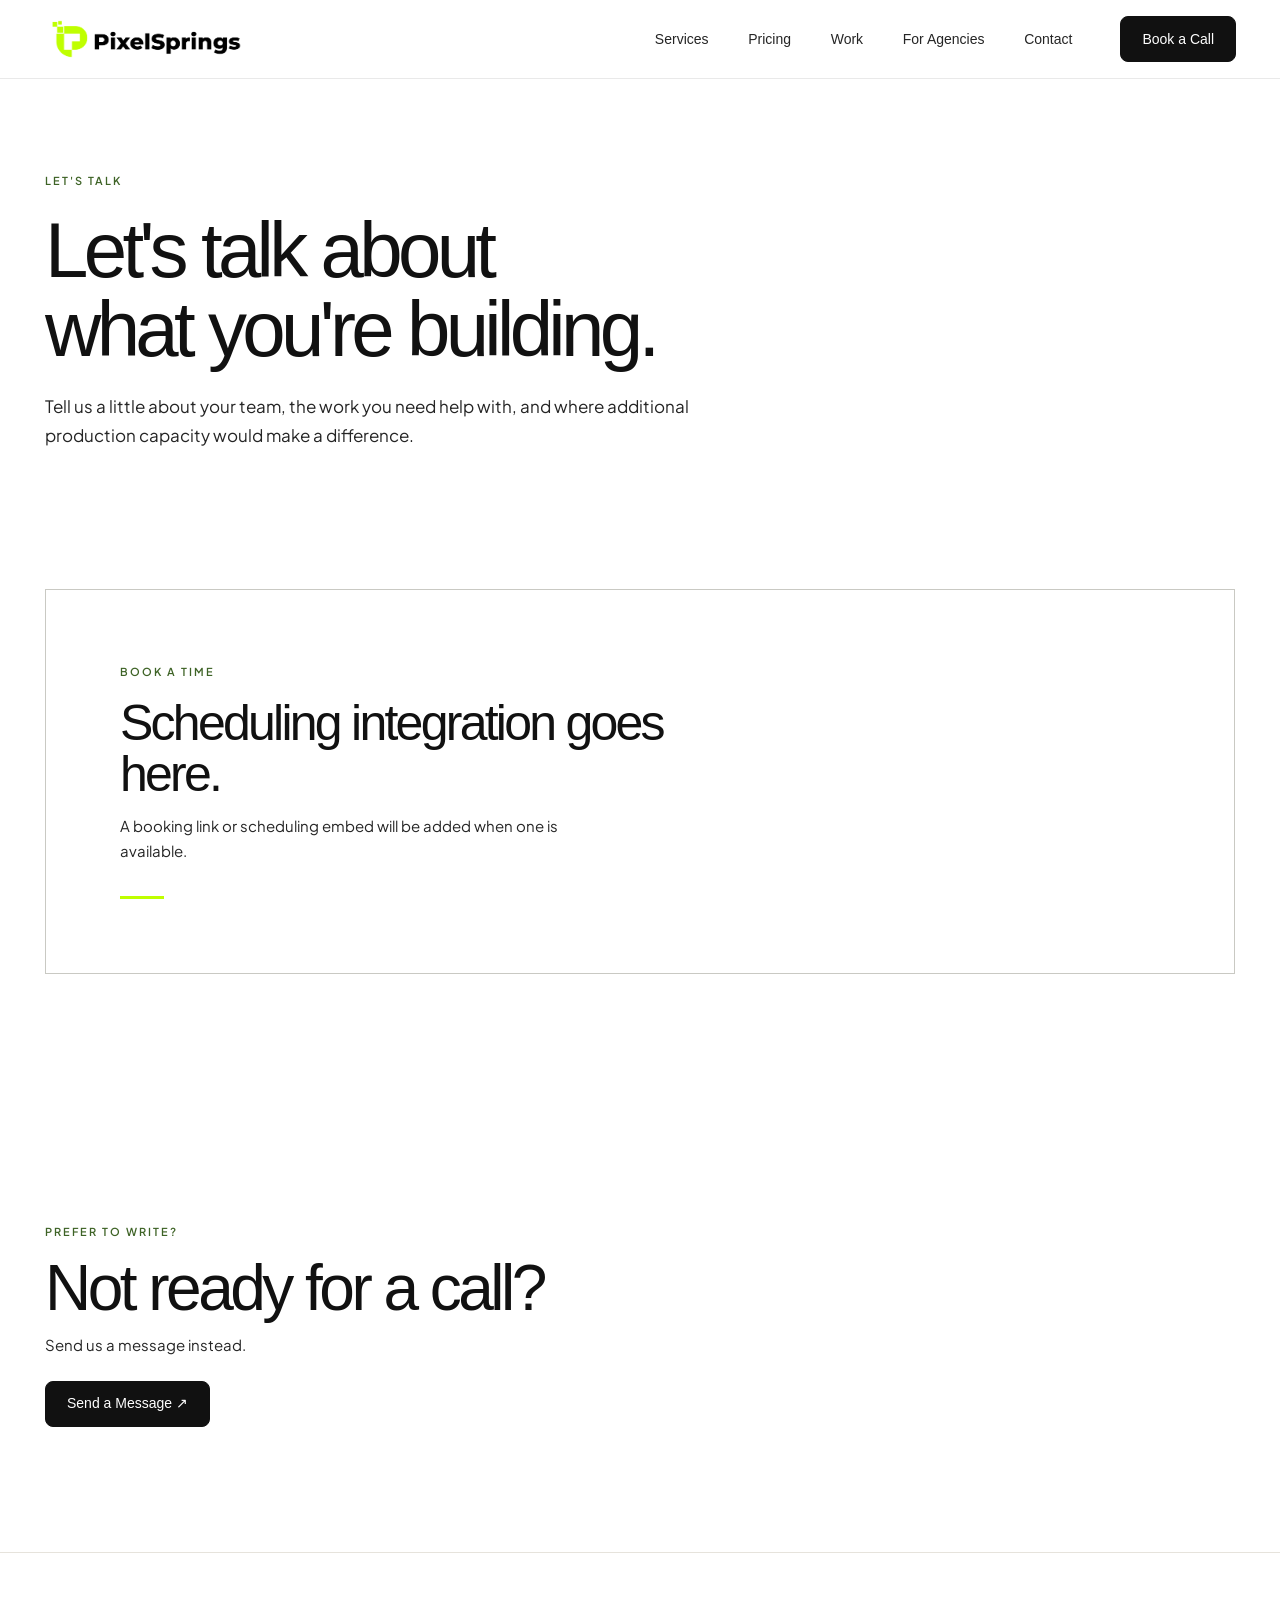
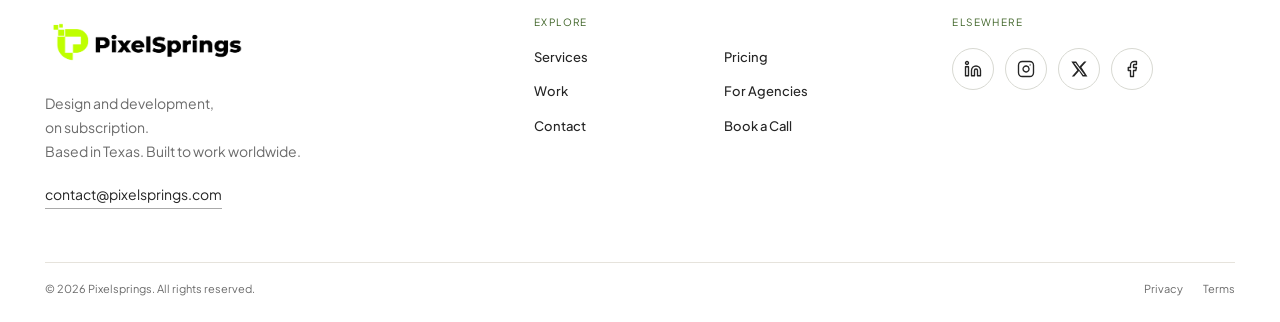
<file: book-a-call.html>
<!DOCTYPE html><html lang="en-US"><head>
  <meta charset="UTF-8">
  <meta name="viewport" content="width=device-width, initial-scale=1.0, maximum-scale=1">
  <link rel="icon" type="image/svg+xml" href="./assets/images/favicon.svg">
  <link rel="preconnect" href="https://api.fontshare.com">
  <link rel="preconnect" href="https://cdn.fontshare.com" crossorigin="">
  <link rel="preconnect" href="https://fonts.googleapis.com">
  <link rel="preconnect" href="https://fonts.gstatic.com" crossorigin="">
  <title>Book a Call — Pixelsprings</title>
<meta name="robots" content="max-image-preview:large">
<link rel="dns-prefetch" href="//api.fontshare.com">
<link rel="dns-prefetch" href="//fonts.googleapis.com">
<link rel="alternate" type="application/rss+xml" title="PixelSprings » Feed" href="https://pixelsprings.com/feed/">
<link rel="alternate" type="application/rss+xml" title="PixelSprings » Comments Feed" href="https://pixelsprings.com/comments/feed/">
<link rel="alternate" title="oEmbed (JSON)" type="application/json+oembed" href="https://pixelsprings.com/wp-json/oembed/1.0/embed?url=https%3A%2F%2Fpixelsprings.com%2Fbook-a-call%2F">
<link rel="alternate" title="oEmbed (XML)" type="text/xml+oembed" href="https://pixelsprings.com/wp-json/oembed/1.0/embed?url=https%3A%2F%2Fpixelsprings.com%2Fbook-a-call%2F&amp;format=xml">
		<!-- This site uses the Google Analytics by MonsterInsights plugin v11.3.0 - Using Analytics tracking - https://www.monsterinsights.com/ -->
		<!-- Note: MonsterInsights is not currently configured on this site. The site owner needs to authenticate with Google Analytics in the MonsterInsights settings panel. -->
					<!-- No tracking code set -->
				<!-- / Google Analytics by MonsterInsights -->
		<style id="wp-img-auto-sizes-contain-inline-css">
img:is([sizes=auto i],[sizes^="auto," i]){contain-intrinsic-size:3000px 1500px}
/*# sourceURL=wp-img-auto-sizes-contain-inline-css */
</style>
<style id="wp-emoji-styles-inline-css">

	img.wp-smiley, img.emoji {
		display: inline !important;
		border: none !important;
		box-shadow: none !important;
		height: 1em !important;
		width: 1em !important;
		margin: 0 0.07em !important;
		vertical-align: -0.1em !important;
		background: none !important;
		padding: 0 !important;
	}
/*# sourceURL=wp-emoji-styles-inline-css */
</style>
<style id="wp-block-library-inline-css">
:root{--wp-block-synced-color:#7a00df;--wp-block-synced-color--rgb:122,0,223;--wp-bound-block-color:var(--wp-block-synced-color);--wp-editor-canvas-background:#ddd;--wp-admin-theme-color:#007cba;--wp-admin-theme-color--rgb:0,124,186;--wp-admin-theme-color-darker-10:#006ba1;--wp-admin-theme-color-darker-10--rgb:0,107,160.5;--wp-admin-theme-color-darker-20:#005a87;--wp-admin-theme-color-darker-20--rgb:0,90,135;--wp-admin-border-width-focus:2px}@media (min-resolution:192dpi){:root{--wp-admin-border-width-focus:1.5px}}.wp-element-button{cursor:pointer}:root .has-very-light-gray-background-color{background-color:#eee}:root .has-very-dark-gray-background-color{background-color:#313131}:root .has-very-light-gray-color{color:#eee}:root .has-very-dark-gray-color{color:#313131}:root .has-vivid-green-cyan-to-vivid-cyan-blue-gradient-background{background:linear-gradient(135deg,#00d084,#0693e3)}:root .has-purple-crush-gradient-background{background:linear-gradient(135deg,#34e2e4,#4721fb 50%,#ab1dfe)}:root .has-hazy-dawn-gradient-background{background:linear-gradient(135deg,#faaca8,#dad0ec)}:root .has-subdued-olive-gradient-background{background:linear-gradient(135deg,#fafae1,#67a671)}:root .has-atomic-cream-gradient-background{background:linear-gradient(135deg,#fdd79a,#004a59)}:root .has-nightshade-gradient-background{background:linear-gradient(135deg,#330968,#31cdcf)}:root .has-midnight-gradient-background{background:linear-gradient(135deg,#020381,#2874fc)}:root{--wp--preset--font-size--normal:16px;--wp--preset--font-size--huge:42px}.has-regular-font-size{font-size:1em}.has-larger-font-size{font-size:2.625em}.has-normal-font-size{font-size:var(--wp--preset--font-size--normal)}.has-huge-font-size{font-size:var(--wp--preset--font-size--huge)}:root .has-text-align-center{text-align:center}:root .has-text-align-left{text-align:left}:root .has-text-align-right{text-align:right}.has-fit-text{white-space:nowrap!important}#end-resizable-editor-section{display:none}.aligncenter{clear:both}.items-justified-left{justify-content:flex-start}.items-justified-center{justify-content:center}.items-justified-right{justify-content:flex-end}.items-justified-space-between{justify-content:space-between}.screen-reader-text{word-wrap:normal!important;border:0;clip-path:inset(50%);height:1px;margin:-1px;overflow:hidden;padding:0;position:absolute;width:1px;word-break:normal!important}.screen-reader-text:focus{background-color:#ddd;clip-path:none;color:#444;display:block;font-size:1em;height:auto;left:5px;line-height:normal;padding:15px 23px 14px;text-decoration:none;top:5px;width:auto;z-index:100000}html :where(.has-border-color){border-style:solid}html :where([style^=border-color],[style*=";border-color"],[style*="; border-color"]){border-style:solid}html :where([style^=border-top-color],[style*=";border-top-color"],[style*="; border-top-color"]){border-top-style:solid}html :where([style^=border-right-color],[style*=";border-right-color"],[style*="; border-right-color"]){border-right-style:solid}html :where([style^=border-bottom-color],[style*=";border-bottom-color"],[style*="; border-bottom-color"]){border-bottom-style:solid}html :where([style^=border-left-color],[style*=";border-left-color"],[style*="; border-left-color"]){border-left-style:solid}html :where([style^=border-width],[style*=";border-width"],[style*="; border-width"]){border-style:solid}html :where([style^=border-top-width],[style*=";border-top-width"],[style*="; border-top-width"]){border-top-style:solid}html :where([style^=border-right-width],[style*=";border-right-width"],[style*="; border-right-width"]){border-right-style:solid}html :where([style^=border-bottom-width],[style*=";border-bottom-width"],[style*="; border-bottom-width"]){border-bottom-style:solid}html :where([style^=border-left-width],[style*=";border-left-width"],[style*="; border-left-width"]){border-left-style:solid}html :where(img[class*=wp-image-]){height:auto;max-width:100%}:where(figure){margin:0 0 1em}html :where(.is-position-sticky){--wp-admin--admin-bar--position-offset:var(--wp-admin--admin-bar--height,0px)}@media screen and (max-width:600px){html :where(.is-position-sticky){--wp-admin--admin-bar--position-offset:0px}}

/*# sourceURL=/wp-includes/css/dist/block-library/common.min.css */
</style>
<style id="classic-theme-styles-inline-css">
/*! This file is auto-generated */
.wp-block-button__link{color:#fff;background-color:#32373c;border-radius:9999px;box-shadow:none;text-decoration:none;padding:calc(.667em + 2px) calc(1.333em + 2px);font-size:1.125em}.wp-block-file__button{background:#32373c;color:#fff;text-decoration:none}
/*# sourceURL=/wp-includes/css/classic-themes.min.css */
</style>

<style id="global-styles-inline-css">
:root{--wp--preset--aspect-ratio--square: 1;--wp--preset--aspect-ratio--4-3: 4/3;--wp--preset--aspect-ratio--3-4: 3/4;--wp--preset--aspect-ratio--3-2: 3/2;--wp--preset--aspect-ratio--2-3: 2/3;--wp--preset--aspect-ratio--16-9: 16/9;--wp--preset--aspect-ratio--9-16: 9/16;--wp--preset--color--black: #000000;--wp--preset--color--cyan-bluish-gray: #abb8c3;--wp--preset--color--white: #ffffff;--wp--preset--color--pale-pink: #f78da7;--wp--preset--color--vivid-red: #cf2e2e;--wp--preset--color--luminous-vivid-orange: #ff6900;--wp--preset--color--luminous-vivid-amber: #fcb900;--wp--preset--color--light-green-cyan: #7bdcb5;--wp--preset--color--vivid-green-cyan: #00d084;--wp--preset--color--pale-cyan-blue: #8ed1fc;--wp--preset--color--vivid-cyan-blue: #0693e3;--wp--preset--color--vivid-purple: #9b51e0;--wp--preset--gradient--vivid-cyan-blue-to-vivid-purple: linear-gradient(135deg,rgb(6,147,227) 0%,rgb(155,81,224) 100%);--wp--preset--gradient--light-green-cyan-to-vivid-green-cyan: linear-gradient(135deg,rgb(122,220,180) 0%,rgb(0,208,130) 100%);--wp--preset--gradient--luminous-vivid-amber-to-luminous-vivid-orange: linear-gradient(135deg,rgb(252,185,0) 0%,rgb(255,105,0) 100%);--wp--preset--gradient--luminous-vivid-orange-to-vivid-red: linear-gradient(135deg,rgb(255,105,0) 0%,rgb(207,46,46) 100%);--wp--preset--gradient--very-light-gray-to-cyan-bluish-gray: linear-gradient(135deg,rgb(238,238,238) 0%,rgb(169,184,195) 100%);--wp--preset--gradient--cool-to-warm-spectrum: linear-gradient(135deg,rgb(74,234,220) 0%,rgb(151,120,209) 20%,rgb(207,42,186) 40%,rgb(238,44,130) 60%,rgb(251,105,98) 80%,rgb(254,248,76) 100%);--wp--preset--gradient--blush-light-purple: linear-gradient(135deg,rgb(255,206,236) 0%,rgb(152,150,240) 100%);--wp--preset--gradient--blush-bordeaux: linear-gradient(135deg,rgb(254,205,165) 0%,rgb(254,45,45) 50%,rgb(107,0,62) 100%);--wp--preset--gradient--luminous-dusk: linear-gradient(135deg,rgb(255,203,112) 0%,rgb(199,81,192) 50%,rgb(65,88,208) 100%);--wp--preset--gradient--pale-ocean: linear-gradient(135deg,rgb(255,245,203) 0%,rgb(182,227,212) 50%,rgb(51,167,181) 100%);--wp--preset--gradient--electric-grass: linear-gradient(135deg,rgb(202,248,128) 0%,rgb(113,206,126) 100%);--wp--preset--gradient--midnight: linear-gradient(135deg,rgb(2,3,129) 0%,rgb(40,116,252) 100%);--wp--preset--font-size--small: 13px;--wp--preset--font-size--medium: 20px;--wp--preset--font-size--large: 36px;--wp--preset--font-size--x-large: 42px;--wp--preset--spacing--20: 0.44rem;--wp--preset--spacing--30: 0.67rem;--wp--preset--spacing--40: 1rem;--wp--preset--spacing--50: 1.5rem;--wp--preset--spacing--60: 2.25rem;--wp--preset--spacing--70: 3.38rem;--wp--preset--spacing--80: 5.06rem;--wp--preset--shadow--natural: 6px 6px 9px rgba(0, 0, 0, 0.2);--wp--preset--shadow--deep: 12px 12px 50px rgba(0, 0, 0, 0.4);--wp--preset--shadow--sharp: 6px 6px 0px rgba(0, 0, 0, 0.2);--wp--preset--shadow--outlined: 6px 6px 0px -3px rgb(255, 255, 255), 6px 6px rgb(0, 0, 0);--wp--preset--shadow--crisp: 6px 6px 0px rgb(0, 0, 0);}.wp-block-button{--wp--preset--dimension--25: 25%;--wp--preset--dimension--50: 50%;--wp--preset--dimension--75: 75%;--wp--preset--dimension--100: 100%;}:where(body) { margin: 0; }:where(.is-layout-flex){gap: 0.5em;}:where(.is-layout-grid){gap: 0.5em;}body .is-layout-flex{display: flex;}.is-layout-flex{flex-wrap: wrap;align-items: center;}.is-layout-flex > :is(*, div){margin: 0;}body .is-layout-grid{display: grid;}.is-layout-grid > :is(*, div){margin: 0;}body{padding-top: 0px;padding-right: 0px;padding-bottom: 0px;padding-left: 0px;}:root :where(.wp-element-button, .wp-block-button__link){background-color: #32373c;border-width: 0;color: #fff;font-family: inherit;font-size: inherit;font-style: inherit;font-weight: inherit;letter-spacing: inherit;line-height: inherit;padding-top: calc(0.667em + 2px);padding-right: calc(1.333em + 2px);padding-bottom: calc(0.667em + 2px);padding-left: calc(1.333em + 2px);text-decoration: none;text-transform: inherit;}.has-black-color{color: var(--wp--preset--color--black) !important;}.has-cyan-bluish-gray-color{color: var(--wp--preset--color--cyan-bluish-gray) !important;}.has-white-color{color: var(--wp--preset--color--white) !important;}.has-pale-pink-color{color: var(--wp--preset--color--pale-pink) !important;}.has-vivid-red-color{color: var(--wp--preset--color--vivid-red) !important;}.has-luminous-vivid-orange-color{color: var(--wp--preset--color--luminous-vivid-orange) !important;}.has-luminous-vivid-amber-color{color: var(--wp--preset--color--luminous-vivid-amber) !important;}.has-light-green-cyan-color{color: var(--wp--preset--color--light-green-cyan) !important;}.has-vivid-green-cyan-color{color: var(--wp--preset--color--vivid-green-cyan) !important;}.has-pale-cyan-blue-color{color: var(--wp--preset--color--pale-cyan-blue) !important;}.has-vivid-cyan-blue-color{color: var(--wp--preset--color--vivid-cyan-blue) !important;}.has-vivid-purple-color{color: var(--wp--preset--color--vivid-purple) !important;}.has-black-background-color{background-color: var(--wp--preset--color--black) !important;}.has-cyan-bluish-gray-background-color{background-color: var(--wp--preset--color--cyan-bluish-gray) !important;}.has-white-background-color{background-color: var(--wp--preset--color--white) !important;}.has-pale-pink-background-color{background-color: var(--wp--preset--color--pale-pink) !important;}.has-vivid-red-background-color{background-color: var(--wp--preset--color--vivid-red) !important;}.has-luminous-vivid-orange-background-color{background-color: var(--wp--preset--color--luminous-vivid-orange) !important;}.has-luminous-vivid-amber-background-color{background-color: var(--wp--preset--color--luminous-vivid-amber) !important;}.has-light-green-cyan-background-color{background-color: var(--wp--preset--color--light-green-cyan) !important;}.has-vivid-green-cyan-background-color{background-color: var(--wp--preset--color--vivid-green-cyan) !important;}.has-pale-cyan-blue-background-color{background-color: var(--wp--preset--color--pale-cyan-blue) !important;}.has-vivid-cyan-blue-background-color{background-color: var(--wp--preset--color--vivid-cyan-blue) !important;}.has-vivid-purple-background-color{background-color: var(--wp--preset--color--vivid-purple) !important;}.has-black-border-color{border-color: var(--wp--preset--color--black) !important;}.has-cyan-bluish-gray-border-color{border-color: var(--wp--preset--color--cyan-bluish-gray) !important;}.has-white-border-color{border-color: var(--wp--preset--color--white) !important;}.has-pale-pink-border-color{border-color: var(--wp--preset--color--pale-pink) !important;}.has-vivid-red-border-color{border-color: var(--wp--preset--color--vivid-red) !important;}.has-luminous-vivid-orange-border-color{border-color: var(--wp--preset--color--luminous-vivid-orange) !important;}.has-luminous-vivid-amber-border-color{border-color: var(--wp--preset--color--luminous-vivid-amber) !important;}.has-light-green-cyan-border-color{border-color: var(--wp--preset--color--light-green-cyan) !important;}.has-vivid-green-cyan-border-color{border-color: var(--wp--preset--color--vivid-green-cyan) !important;}.has-pale-cyan-blue-border-color{border-color: var(--wp--preset--color--pale-cyan-blue) !important;}.has-vivid-cyan-blue-border-color{border-color: var(--wp--preset--color--vivid-cyan-blue) !important;}.has-vivid-purple-border-color{border-color: var(--wp--preset--color--vivid-purple) !important;}.has-vivid-cyan-blue-to-vivid-purple-gradient-background{background: var(--wp--preset--gradient--vivid-cyan-blue-to-vivid-purple) !important;}.has-light-green-cyan-to-vivid-green-cyan-gradient-background{background: var(--wp--preset--gradient--light-green-cyan-to-vivid-green-cyan) !important;}.has-luminous-vivid-amber-to-luminous-vivid-orange-gradient-background{background: var(--wp--preset--gradient--luminous-vivid-amber-to-luminous-vivid-orange) !important;}.has-luminous-vivid-orange-to-vivid-red-gradient-background{background: var(--wp--preset--gradient--luminous-vivid-orange-to-vivid-red) !important;}.has-very-light-gray-to-cyan-bluish-gray-gradient-background{background: var(--wp--preset--gradient--very-light-gray-to-cyan-bluish-gray) !important;}.has-cool-to-warm-spectrum-gradient-background{background: var(--wp--preset--gradient--cool-to-warm-spectrum) !important;}.has-blush-light-purple-gradient-background{background: var(--wp--preset--gradient--blush-light-purple) !important;}.has-blush-bordeaux-gradient-background{background: var(--wp--preset--gradient--blush-bordeaux) !important;}.has-luminous-dusk-gradient-background{background: var(--wp--preset--gradient--luminous-dusk) !important;}.has-pale-ocean-gradient-background{background: var(--wp--preset--gradient--pale-ocean) !important;}.has-electric-grass-gradient-background{background: var(--wp--preset--gradient--electric-grass) !important;}.has-midnight-gradient-background{background: var(--wp--preset--gradient--midnight) !important;}.has-small-font-size{font-size: var(--wp--preset--font-size--small) !important;}.has-medium-font-size{font-size: var(--wp--preset--font-size--medium) !important;}.has-large-font-size{font-size: var(--wp--preset--font-size--large) !important;}.has-x-large-font-size{font-size: var(--wp--preset--font-size--x-large) !important;}
/*# sourceURL=global-styles-inline-css */
</style>

<link rel="stylesheet" id="fontshare-satoshi-css" href="https://api.fontshare.com/v2/css?f%5B%5D=satoshi@400,500,600,700&amp;display=swap" media="all">
<link rel="stylesheet" id="google-jakarta-css" href="https://fonts.googleapis.com/css2?family=Plus+Jakarta+Sans:wght@400;500;600;700&amp;display=swap" media="all">
<link rel="stylesheet" id="pixelsprings-main-css" href="./assets/css/main.css?ver=2.0.0" media="all">
<link rel="stylesheet" id="pixelsprings-style-css" href="./assets/css/main.css?ver=2.0.0" media="all">
<link rel="https://api.w.org/" href="https://pixelsprings.com/wp-json/"><link rel="alternate" title="JSON" type="application/json" href="https://pixelsprings.com/wp-json/wp/v2/pages/12"><link rel="EditURI" type="application/rsd+xml" title="RSD" href="https://pixelsprings.com/xmlrpc.php?rsd">
<link rel="canonical" href="./book-a-call.html">
<noscript><style id="rocket-lazyload-nojs-css">.rll-youtube-player, [data-lazy-src]{display:none !important;}</style></noscript><script src="https://pixelsprings.com/wp-includes/js/wp-emoji-release.min.js?ver=900d437b42d300ced04f67f21f8acc91" defer=""></script></head>
<body data-rsssl="1" class="wp-singular page-template page-template-page-book-a-call page-template-page-book-a-call-php page page-id-12 wp-theme-pixelsprings-editorial">

<div id="top">
  <a class="skip-link" href="#main">Skip to content</a>

  <header class="site-header">
    <div class="header-inner">
      <a class="wordmark" href="./" aria-label="Pixelsprings — home" data-testid="link-brand">
        <img class="wordmark-logo" src="./assets/images/pixelsprings-logo.png" alt="Pixelsprings">
      </a>
      <nav class="nav-links" aria-label="Main navigation">
        <a href="./services.html" data-testid="link-nav-services">Services</a>
        <a href="./pricing.html" data-testid="link-nav-pricing">Pricing</a>
        <a href="./work.html" data-testid="link-nav-work">Work</a>
        <a href="./for-agencies.html" data-testid="link-nav-for-agencies">For Agencies</a>
        <a href="./contact.html" data-testid="link-nav-contact">Contact</a>
      </nav>
      <a class="nav-cta" href="./book-a-call.html" data-testid="link-book-call-nav">Book a Call</a>
      <button class="mobile-toggle" id="mobileMenuToggle" type="button" aria-label="Open navigation menu" aria-expanded="false" aria-controls="mobile-navigation" data-testid="button-mobile-menu">☰</button>
    </div>
    <nav id="mobile-navigation" class="mobile-panel" aria-label="Mobile navigation" style="display: none;" data-testid="mobile-navigation">
      <a href="./services.html">Services</a>
      <a href="./pricing.html">Pricing</a>
      <a href="./work.html">Work</a>
      <a href="./for-agencies.html">For Agencies</a>
      <a href="./contact.html">Contact</a>
      <a class="button button-dark" href="./book-a-call.html">Book a Call</a>
    </nav>
  </header>

<main id="main" class="inner-main">
  <!-- PAGE HERO -->
  <section class="inner-hero inner-hero-left">
    <div class="wrap">
      <div class="eyebrow">Let's talk</div>
      <h1>Let's talk about<br>what you're building.</h1>
      <p>Tell us a little about your team, the work you need help with, and where additional production capacity would make a difference.</p>
    </div>
  </section>

  <!-- BOOKING PANEL -->
  <section class="section booking-section">
    <div class="wrap">
      <div class="booking-panel">
        <div class="eyebrow">Book a time</div>
        <h2>Scheduling integration goes here.</h2>
        <p>A booking link or scheduling embed will be added when one is available.</p>
        <span class="booking-rule" aria-hidden="true"></span>
      </div>
    </div>
  </section>

  <!-- WRITE INSTEAD ALTERNATIVE -->
  <section class="section book-alternative">
    <div class="wrap">
      <div class="eyebrow">Prefer to write?</div>
      <h2>Not ready for a call?</h2>
      <p>Send us a message instead.</p>
      <a class="button button-dark" href="./contact.html">Send a Message <span aria-hidden="true">&nbsp;↗</span></a>
    </div>
  </section>
</main>

    <footer class="site-footer">
      <div class="wrap">
        <div class="footer-main">
          <div class="footer-brand">
            <a class="wordmark" href="./" aria-label="Pixelsprings — home" data-testid="link-footer-brand">
              <img class="wordmark-logo" src="./assets/images/pixelsprings-logo.png" alt="Pixelsprings">
            </a>
            <p>Design and development,<br>on subscription.<br>Based in Texas. Built to work worldwide.</p>
            <a class="footer-email" href="mailto:contact@pixelsprings.com" data-testid="link-footer-email">contact@pixelsprings.com</a>
          </div>
          <div>
            <div class="footer-label">Explore</div>
            <nav class="footer-nav" aria-label="Footer navigation">
              <a href="./services.html" data-testid="link-footer-services">Services</a>
              <a href="./pricing.html" data-testid="link-footer-pricing">Pricing</a>
              <a href="./work.html" data-testid="link-footer-work">Work</a>
              <a href="./for-agencies.html" data-testid="link-footer-agencies">For Agencies</a>
              <a href="./contact.html" data-testid="link-footer-contact">Contact</a>
              <a href="./book-a-call.html" data-testid="link-footer-book-call">Book a Call</a>
            </nav>
          </div>
          <div>
            <div class="footer-label">Elsewhere</div>
            <div class="footer-social">
              <a href="https://www.linkedin.com/" target="_blank" rel="noreferrer" aria-label="LinkedIn (opens in a new tab)" data-testid="link-social-linkedin">
                <svg xmlns="http://www.w3.org/2000/svg" width="24" height="24" viewBox="0 0 24 24" fill="none" stroke="currentColor" stroke-width="2" stroke-linecap="round" stroke-linejoin="round"><path d="M16 8a6 6 0 0 1 6 6v7h-4v-7a2 2 0 0 0-2-2 2 2 0 0 0-2 2v7h-4v-7a6 6 0 0 1 6-6z"></path><rect width="4" height="12" x="2" y="9"></rect><circle cx="4" cy="4" r="2"></circle></svg>
              </a>
              <a href="https://www.instagram.com/" target="_blank" rel="noreferrer" aria-label="Instagram (opens in a new tab)" data-testid="link-social-instagram">
                <svg xmlns="http://www.w3.org/2000/svg" width="24" height="24" viewBox="0 0 24 24" fill="none" stroke="currentColor" stroke-width="2" stroke-linecap="round" stroke-linejoin="round"><rect width="20" height="20" x="2" y="2" rx="5" ry="5"></rect><path d="M16 11.37A4 4 0 1 1 12.63 8 4 4 0 0 1 16 11.37z"></path><line x1="17.5" x2="17.51" y1="6.5" y2="6.5"></line></svg>
              </a>
              <a href="https://x.com/" target="_blank" rel="noreferrer" aria-label="X (opens in a new tab)" data-testid="link-social-x">
                <svg viewBox="0 0 24 24" aria-hidden="true"><path d="M18.9 2H22l-6.8 7.8L23.2 22h-6.3L12 14.6 5.6 22H2.4l7.3-8.4L1.8 2h6.4l4.5 6.8L18.9 2Zm-1.1 18h1.7L7.3 3.9H5.5L17.8 20Z"></path></svg>
              </a>
              <a href="https://www.facebook.com/" target="_blank" rel="noreferrer" aria-label="Facebook (opens in a new tab)" data-testid="link-social-facebook">
                <svg xmlns="http://www.w3.org/2000/svg" width="24" height="24" viewBox="0 0 24 24" fill="none" stroke="currentColor" stroke-width="2" stroke-linecap="round" stroke-linejoin="round"><path d="M18 2h-3a5 5 0 0 0-5 5v3H7v4h3v8h4v-8h3l1-4h-4V7a1 1 0 0 1 1-1h3z"></path></svg>
              </a>
            </div>
          </div>
        </div>
        <div class="footer-bottom">
          <span>© 2026 Pixelsprings. All rights reserved.</span>
          <div class="footer-legal">
            <a href="mailto:contact@pixelsprings.com?subject=Privacy%20enquiry" data-testid="link-footer-privacy">Privacy</a>
            <a href="mailto:contact@pixelsprings.com?subject=Terms%20enquiry" data-testid="link-footer-terms">Terms</a>
          </div>
        </div>
      </div>
    </footer>
  </div>

  <!-- Toast Notification Container -->
  <div id="toastContainer" class="toast-container"></div>

  <!-- Accessible Lightbox Modal -->
  <div id="projectLightbox" class="project-lightbox" style="display: none;" role="presentation">
    <div class="lightbox-inner" role="dialog" aria-modal="true" aria-label="Portfolio image preview">
      <button id="lightboxClose" class="lightbox-close" type="button" aria-label="Close project preview" data-testid="button-close-lightbox">×</button>
      <div class="project-art">
        <img id="lightboxImg" alt="" src="data:image/svg+xml,%3Csvg xmlns='http://www.w3.org/2000/svg' viewBox='0 0 1 1'%3E%3C/svg%3E">
      </div>
      <button id="lightboxPrev" class="lightbox-nav-btn lightbox-prev" type="button" aria-label="Previous image">‹</button>
      <button id="lightboxNext" class="lightbox-nav-btn lightbox-next" type="button" aria-label="Next image">›</button>
    </div>
  </div>

  <script type="speculationrules">
{"prefetch":[{"source":"document","where":{"and":[{"href_matches":"/*"},{"not":{"href_matches":["/wp-*.php","/wp-admin/*","/wp-content/uploads/*","/wp-content/*","/wp-content/plugins/*","/wp-content/themes/pixelsprings-editorial/*","/*\\?(.+)"]}},{"not":{"selector_matches":"a[rel~=\"nofollow\"]"}},{"not":{"selector_matches":".no-prefetch, .no-prefetch a"}}]},"eagerness":"conservative"}]}
</script>
<script id="pixelsprings-script-js" src="./assets/js/pixelsprings.js?ver=2.0.0"></script>
<script id="wp-emoji-settings" type="application/json">
{"baseUrl":"https://s.w.org/images/core/emoji/17.0.2/72x72/","ext":".png","svgUrl":"https://s.w.org/images/core/emoji/17.0.2/svg/","svgExt":".svg","source":{"concatemoji":"https://pixelsprings.com/wp-includes/js/wp-emoji-release.min.js?ver=900d437b42d300ced04f67f21f8acc91"}}
</script>
<script type="module">
/*! This file is auto-generated */
var e="script#wp-emoji-settings",t=document.querySelector(e);if(!(t instanceof HTMLScriptElement))throw new Error("Element missing: "+e);const r=JSON.parse(t.text),s=(window._wpemojiSettings=r,"wpEmojiSettingsSupports"),o=["flag","emoji"];function i(e){try{var t={supportTests:e,timestamp:(new Date).valueOf()};sessionStorage.setItem(s,JSON.stringify(t))}catch(e){}}function c(e,t,n){e.clearRect(0,0,e.canvas.width,e.canvas.height),e.fillText(t,0,0);t=new Uint32Array(e.getImageData(0,0,e.canvas.width,e.canvas.height).data);e.clearRect(0,0,e.canvas.width,e.canvas.height),e.fillText(n,0,0);const r=new Uint32Array(e.getImageData(0,0,e.canvas.width,e.canvas.height).data);return t.every((e,t)=>e===r[t])}function p(e,t){e.clearRect(0,0,e.canvas.width,e.canvas.height),e.fillText(t,0,0);var n=e.getImageData(16,16,1,1);for(let e=0;e<n.data.length;e++)if(0!==n.data[e])return!1;return!0}function u(e,t,n,r){switch(t){case"flag":return n(e,"\ud83c\udff3\ufe0f\u200d\u26a7\ufe0f","\ud83c\udff3\ufe0f\u200b\u26a7\ufe0f")?!1:!n(e,"\ud83c\udde8\ud83c\uddf6","\ud83c\udde8\u200b\ud83c\uddf6")&&!n(e,"\ud83c\udff4\udb40\udc67\udb40\udc62\udb40\udc65\udb40\udc6e\udb40\udc67\udb40\udc7f","\ud83c\udff4\u200b\udb40\udc67\u200b\udb40\udc62\u200b\udb40\udc65\u200b\udb40\udc6e\u200b\udb40\udc67\u200b\udb40\udc7f");case"emoji":return!r(e,"\ud83e\u1fac8")}return!1}function f(e,t,n,r){let a;const s=(a="undefined"!=typeof WorkerGlobalScope&&self instanceof WorkerGlobalScope?new OffscreenCanvas(300,150):document.createElement("canvas")).getContext("2d",{willReadFrequently:!0}),o=(s.textBaseline="top",s.font="600 32px Arial",{});return e.forEach(e=>{o[e]=t(s,e,n,r)}),o}function a(e){var t=document.createElement("script");t.src=e,t.defer=!0,document.head.appendChild(t)}r.supports={everything:!0,everythingExceptFlag:!0},new Promise(t=>{let n=function(){try{var e=JSON.parse(sessionStorage.getItem(s));if("object"==typeof e&&"number"==typeof e.timestamp&&(new Date).valueOf()<e.timestamp+604800&&"object"==typeof e.supportTests)return e.supportTests}catch(e){}return null}();if(!n){if("undefined"!=typeof Worker&&"undefined"!=typeof OffscreenCanvas&&"undefined"!=typeof URL&&URL.createObjectURL&&"undefined"!=typeof Blob)try{var e="postMessage("+f.toString()+"("+[JSON.stringify(o),u.toString(),c.toString(),p.toString()].join(",")+"));",r=new Blob([e],{type:"text/javascript"});const a=new Worker(URL.createObjectURL(r),{name:"wpTestEmojiSupports"});return void(a.onmessage=e=>{i(n=e.data),a.terminate(),t(n)})}catch(e){}i(n=f(o,u,c,p))}t(n)}).then(e=>{for(const n in e)r.supports[n]=e[n],r.supports.everything=r.supports.everything&&r.supports[n],"flag"!==n&&(r.supports.everythingExceptFlag=r.supports.everythingExceptFlag&&r.supports[n]);var t;r.supports.everythingExceptFlag=r.supports.everythingExceptFlag&&!r.supports.flag,r.supports.everything||((t=r.source||{}).concatemoji?a(t.concatemoji):t.wpemoji&&t.twemoji&&(a(t.twemoji),a(t.wpemoji)))});
//# sourceURL=https://pixelsprings.com/wp-includes/js/wp-emoji-loader.min.js
</script>


</body></html>
</file>
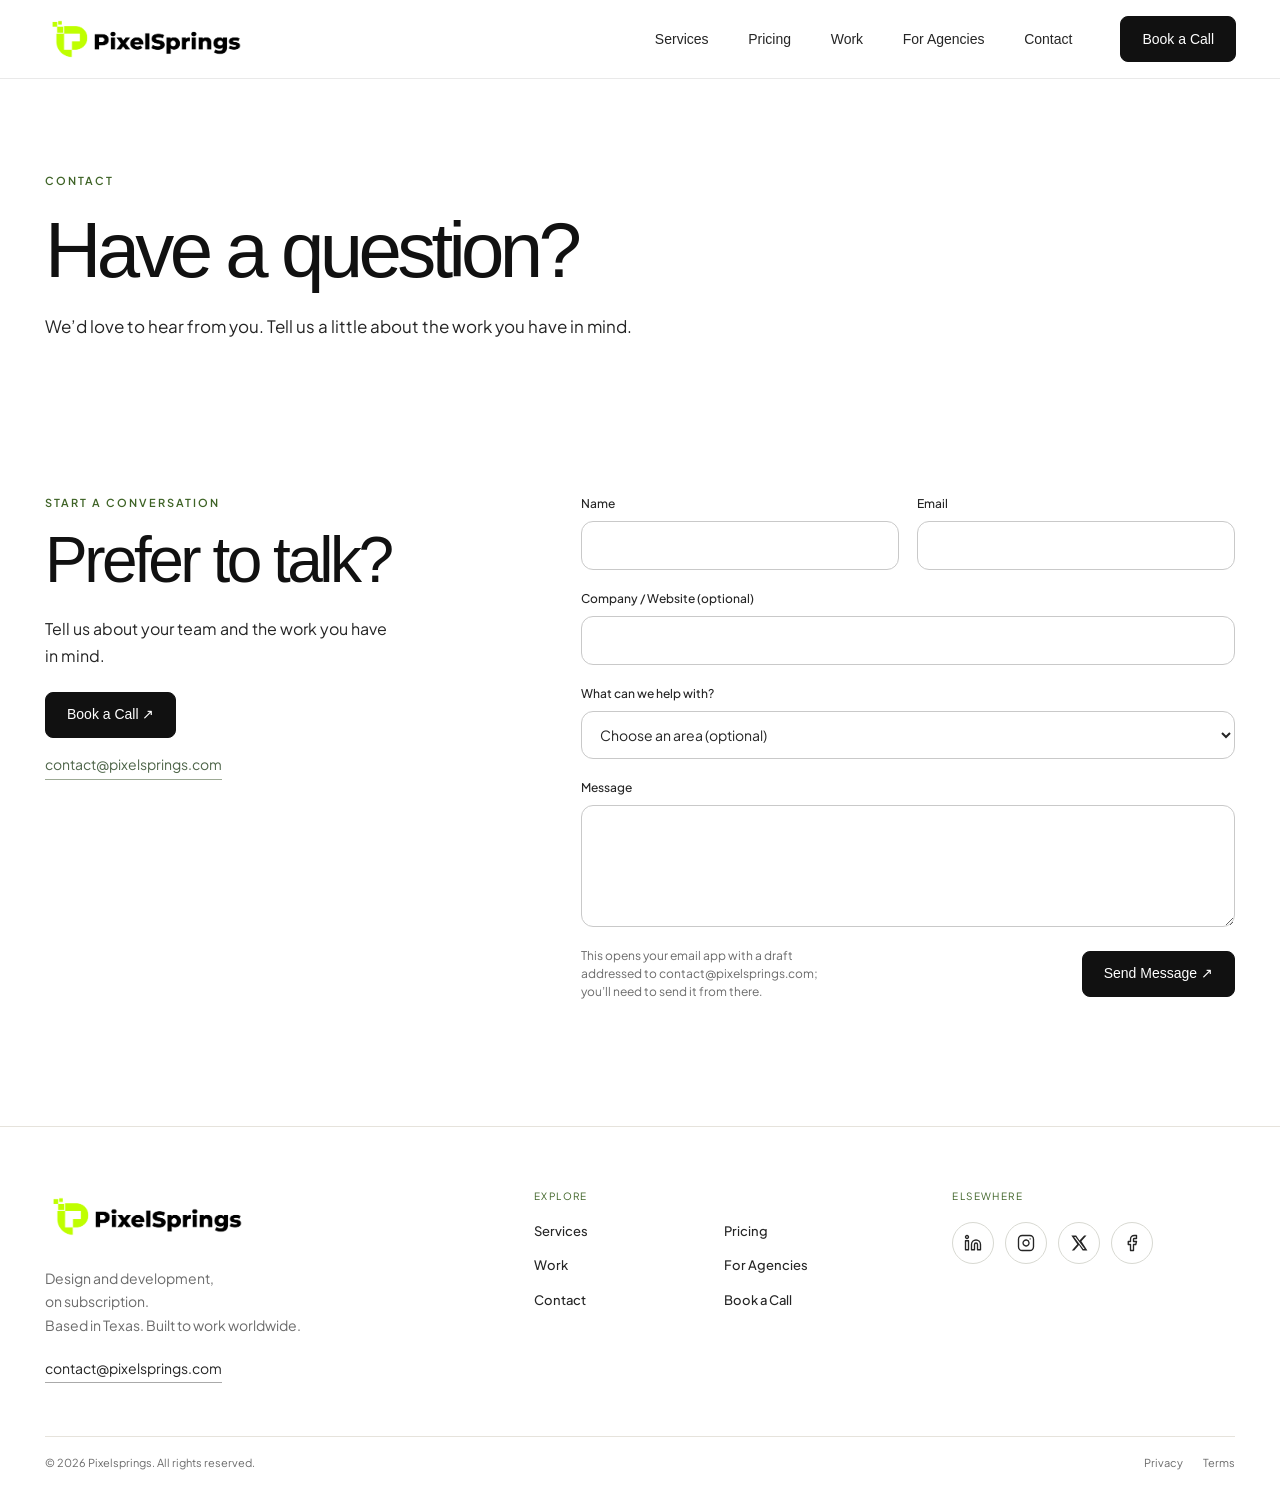
<file: contact.html>
<!DOCTYPE html><html lang="en-US"><head>
  <meta charset="UTF-8">
  <meta name="viewport" content="width=device-width, initial-scale=1.0, maximum-scale=1">
  <link rel="icon" type="image/svg+xml" href="./assets/images/favicon.svg">
  <link rel="preconnect" href="https://api.fontshare.com">
  <link rel="preconnect" href="https://cdn.fontshare.com" crossorigin="">
  <link rel="preconnect" href="https://fonts.googleapis.com">
  <link rel="preconnect" href="https://fonts.gstatic.com" crossorigin="">
  <title>Contact — Pixelsprings</title>
<meta name="robots" content="max-image-preview:large">
<link rel="dns-prefetch" href="//api.fontshare.com">
<link rel="dns-prefetch" href="//fonts.googleapis.com">
<link rel="alternate" type="application/rss+xml" title="PixelSprings » Feed" href="https://pixelsprings.com/feed/">
<link rel="alternate" type="application/rss+xml" title="PixelSprings » Comments Feed" href="https://pixelsprings.com/comments/feed/">
<link rel="alternate" title="oEmbed (JSON)" type="application/json+oembed" href="https://pixelsprings.com/wp-json/oembed/1.0/embed?url=https%3A%2F%2Fpixelsprings.com%2Fcontact%2F">
<link rel="alternate" title="oEmbed (XML)" type="text/xml+oembed" href="https://pixelsprings.com/wp-json/oembed/1.0/embed?url=https%3A%2F%2Fpixelsprings.com%2Fcontact%2F&amp;format=xml">
		<!-- This site uses the Google Analytics by MonsterInsights plugin v11.3.0 - Using Analytics tracking - https://www.monsterinsights.com/ -->
		<!-- Note: MonsterInsights is not currently configured on this site. The site owner needs to authenticate with Google Analytics in the MonsterInsights settings panel. -->
					<!-- No tracking code set -->
				<!-- / Google Analytics by MonsterInsights -->
		<style id="wp-img-auto-sizes-contain-inline-css">
img:is([sizes=auto i],[sizes^="auto," i]){contain-intrinsic-size:3000px 1500px}
/*# sourceURL=wp-img-auto-sizes-contain-inline-css */
</style>
<style id="wp-emoji-styles-inline-css">

	img.wp-smiley, img.emoji {
		display: inline !important;
		border: none !important;
		box-shadow: none !important;
		height: 1em !important;
		width: 1em !important;
		margin: 0 0.07em !important;
		vertical-align: -0.1em !important;
		background: none !important;
		padding: 0 !important;
	}
/*# sourceURL=wp-emoji-styles-inline-css */
</style>
<style id="wp-block-library-inline-css">
:root{--wp-block-synced-color:#7a00df;--wp-block-synced-color--rgb:122,0,223;--wp-bound-block-color:var(--wp-block-synced-color);--wp-editor-canvas-background:#ddd;--wp-admin-theme-color:#007cba;--wp-admin-theme-color--rgb:0,124,186;--wp-admin-theme-color-darker-10:#006ba1;--wp-admin-theme-color-darker-10--rgb:0,107,160.5;--wp-admin-theme-color-darker-20:#005a87;--wp-admin-theme-color-darker-20--rgb:0,90,135;--wp-admin-border-width-focus:2px}@media (min-resolution:192dpi){:root{--wp-admin-border-width-focus:1.5px}}.wp-element-button{cursor:pointer}:root .has-very-light-gray-background-color{background-color:#eee}:root .has-very-dark-gray-background-color{background-color:#313131}:root .has-very-light-gray-color{color:#eee}:root .has-very-dark-gray-color{color:#313131}:root .has-vivid-green-cyan-to-vivid-cyan-blue-gradient-background{background:linear-gradient(135deg,#00d084,#0693e3)}:root .has-purple-crush-gradient-background{background:linear-gradient(135deg,#34e2e4,#4721fb 50%,#ab1dfe)}:root .has-hazy-dawn-gradient-background{background:linear-gradient(135deg,#faaca8,#dad0ec)}:root .has-subdued-olive-gradient-background{background:linear-gradient(135deg,#fafae1,#67a671)}:root .has-atomic-cream-gradient-background{background:linear-gradient(135deg,#fdd79a,#004a59)}:root .has-nightshade-gradient-background{background:linear-gradient(135deg,#330968,#31cdcf)}:root .has-midnight-gradient-background{background:linear-gradient(135deg,#020381,#2874fc)}:root{--wp--preset--font-size--normal:16px;--wp--preset--font-size--huge:42px}.has-regular-font-size{font-size:1em}.has-larger-font-size{font-size:2.625em}.has-normal-font-size{font-size:var(--wp--preset--font-size--normal)}.has-huge-font-size{font-size:var(--wp--preset--font-size--huge)}:root .has-text-align-center{text-align:center}:root .has-text-align-left{text-align:left}:root .has-text-align-right{text-align:right}.has-fit-text{white-space:nowrap!important}#end-resizable-editor-section{display:none}.aligncenter{clear:both}.items-justified-left{justify-content:flex-start}.items-justified-center{justify-content:center}.items-justified-right{justify-content:flex-end}.items-justified-space-between{justify-content:space-between}.screen-reader-text{word-wrap:normal!important;border:0;clip-path:inset(50%);height:1px;margin:-1px;overflow:hidden;padding:0;position:absolute;width:1px;word-break:normal!important}.screen-reader-text:focus{background-color:#ddd;clip-path:none;color:#444;display:block;font-size:1em;height:auto;left:5px;line-height:normal;padding:15px 23px 14px;text-decoration:none;top:5px;width:auto;z-index:100000}html :where(.has-border-color){border-style:solid}html :where([style^=border-color],[style*=";border-color"],[style*="; border-color"]){border-style:solid}html :where([style^=border-top-color],[style*=";border-top-color"],[style*="; border-top-color"]){border-top-style:solid}html :where([style^=border-right-color],[style*=";border-right-color"],[style*="; border-right-color"]){border-right-style:solid}html :where([style^=border-bottom-color],[style*=";border-bottom-color"],[style*="; border-bottom-color"]){border-bottom-style:solid}html :where([style^=border-left-color],[style*=";border-left-color"],[style*="; border-left-color"]){border-left-style:solid}html :where([style^=border-width],[style*=";border-width"],[style*="; border-width"]){border-style:solid}html :where([style^=border-top-width],[style*=";border-top-width"],[style*="; border-top-width"]){border-top-style:solid}html :where([style^=border-right-width],[style*=";border-right-width"],[style*="; border-right-width"]){border-right-style:solid}html :where([style^=border-bottom-width],[style*=";border-bottom-width"],[style*="; border-bottom-width"]){border-bottom-style:solid}html :where([style^=border-left-width],[style*=";border-left-width"],[style*="; border-left-width"]){border-left-style:solid}html :where(img[class*=wp-image-]){height:auto;max-width:100%}:where(figure){margin:0 0 1em}html :where(.is-position-sticky){--wp-admin--admin-bar--position-offset:var(--wp-admin--admin-bar--height,0px)}@media screen and (max-width:600px){html :where(.is-position-sticky){--wp-admin--admin-bar--position-offset:0px}}

/*# sourceURL=/wp-includes/css/dist/block-library/common.min.css */
</style>
<style id="classic-theme-styles-inline-css">
/*! This file is auto-generated */
.wp-block-button__link{color:#fff;background-color:#32373c;border-radius:9999px;box-shadow:none;text-decoration:none;padding:calc(.667em + 2px) calc(1.333em + 2px);font-size:1.125em}.wp-block-file__button{background:#32373c;color:#fff;text-decoration:none}
/*# sourceURL=/wp-includes/css/classic-themes.min.css */
</style>

<style id="global-styles-inline-css">
:root{--wp--preset--aspect-ratio--square: 1;--wp--preset--aspect-ratio--4-3: 4/3;--wp--preset--aspect-ratio--3-4: 3/4;--wp--preset--aspect-ratio--3-2: 3/2;--wp--preset--aspect-ratio--2-3: 2/3;--wp--preset--aspect-ratio--16-9: 16/9;--wp--preset--aspect-ratio--9-16: 9/16;--wp--preset--color--black: #000000;--wp--preset--color--cyan-bluish-gray: #abb8c3;--wp--preset--color--white: #ffffff;--wp--preset--color--pale-pink: #f78da7;--wp--preset--color--vivid-red: #cf2e2e;--wp--preset--color--luminous-vivid-orange: #ff6900;--wp--preset--color--luminous-vivid-amber: #fcb900;--wp--preset--color--light-green-cyan: #7bdcb5;--wp--preset--color--vivid-green-cyan: #00d084;--wp--preset--color--pale-cyan-blue: #8ed1fc;--wp--preset--color--vivid-cyan-blue: #0693e3;--wp--preset--color--vivid-purple: #9b51e0;--wp--preset--gradient--vivid-cyan-blue-to-vivid-purple: linear-gradient(135deg,rgb(6,147,227) 0%,rgb(155,81,224) 100%);--wp--preset--gradient--light-green-cyan-to-vivid-green-cyan: linear-gradient(135deg,rgb(122,220,180) 0%,rgb(0,208,130) 100%);--wp--preset--gradient--luminous-vivid-amber-to-luminous-vivid-orange: linear-gradient(135deg,rgb(252,185,0) 0%,rgb(255,105,0) 100%);--wp--preset--gradient--luminous-vivid-orange-to-vivid-red: linear-gradient(135deg,rgb(255,105,0) 0%,rgb(207,46,46) 100%);--wp--preset--gradient--very-light-gray-to-cyan-bluish-gray: linear-gradient(135deg,rgb(238,238,238) 0%,rgb(169,184,195) 100%);--wp--preset--gradient--cool-to-warm-spectrum: linear-gradient(135deg,rgb(74,234,220) 0%,rgb(151,120,209) 20%,rgb(207,42,186) 40%,rgb(238,44,130) 60%,rgb(251,105,98) 80%,rgb(254,248,76) 100%);--wp--preset--gradient--blush-light-purple: linear-gradient(135deg,rgb(255,206,236) 0%,rgb(152,150,240) 100%);--wp--preset--gradient--blush-bordeaux: linear-gradient(135deg,rgb(254,205,165) 0%,rgb(254,45,45) 50%,rgb(107,0,62) 100%);--wp--preset--gradient--luminous-dusk: linear-gradient(135deg,rgb(255,203,112) 0%,rgb(199,81,192) 50%,rgb(65,88,208) 100%);--wp--preset--gradient--pale-ocean: linear-gradient(135deg,rgb(255,245,203) 0%,rgb(182,227,212) 50%,rgb(51,167,181) 100%);--wp--preset--gradient--electric-grass: linear-gradient(135deg,rgb(202,248,128) 0%,rgb(113,206,126) 100%);--wp--preset--gradient--midnight: linear-gradient(135deg,rgb(2,3,129) 0%,rgb(40,116,252) 100%);--wp--preset--font-size--small: 13px;--wp--preset--font-size--medium: 20px;--wp--preset--font-size--large: 36px;--wp--preset--font-size--x-large: 42px;--wp--preset--spacing--20: 0.44rem;--wp--preset--spacing--30: 0.67rem;--wp--preset--spacing--40: 1rem;--wp--preset--spacing--50: 1.5rem;--wp--preset--spacing--60: 2.25rem;--wp--preset--spacing--70: 3.38rem;--wp--preset--spacing--80: 5.06rem;--wp--preset--shadow--natural: 6px 6px 9px rgba(0, 0, 0, 0.2);--wp--preset--shadow--deep: 12px 12px 50px rgba(0, 0, 0, 0.4);--wp--preset--shadow--sharp: 6px 6px 0px rgba(0, 0, 0, 0.2);--wp--preset--shadow--outlined: 6px 6px 0px -3px rgb(255, 255, 255), 6px 6px rgb(0, 0, 0);--wp--preset--shadow--crisp: 6px 6px 0px rgb(0, 0, 0);}.wp-block-button{--wp--preset--dimension--25: 25%;--wp--preset--dimension--50: 50%;--wp--preset--dimension--75: 75%;--wp--preset--dimension--100: 100%;}:where(body) { margin: 0; }:where(.is-layout-flex){gap: 0.5em;}:where(.is-layout-grid){gap: 0.5em;}body .is-layout-flex{display: flex;}.is-layout-flex{flex-wrap: wrap;align-items: center;}.is-layout-flex > :is(*, div){margin: 0;}body .is-layout-grid{display: grid;}.is-layout-grid > :is(*, div){margin: 0;}body{padding-top: 0px;padding-right: 0px;padding-bottom: 0px;padding-left: 0px;}:root :where(.wp-element-button, .wp-block-button__link){background-color: #32373c;border-width: 0;color: #fff;font-family: inherit;font-size: inherit;font-style: inherit;font-weight: inherit;letter-spacing: inherit;line-height: inherit;padding-top: calc(0.667em + 2px);padding-right: calc(1.333em + 2px);padding-bottom: calc(0.667em + 2px);padding-left: calc(1.333em + 2px);text-decoration: none;text-transform: inherit;}.has-black-color{color: var(--wp--preset--color--black) !important;}.has-cyan-bluish-gray-color{color: var(--wp--preset--color--cyan-bluish-gray) !important;}.has-white-color{color: var(--wp--preset--color--white) !important;}.has-pale-pink-color{color: var(--wp--preset--color--pale-pink) !important;}.has-vivid-red-color{color: var(--wp--preset--color--vivid-red) !important;}.has-luminous-vivid-orange-color{color: var(--wp--preset--color--luminous-vivid-orange) !important;}.has-luminous-vivid-amber-color{color: var(--wp--preset--color--luminous-vivid-amber) !important;}.has-light-green-cyan-color{color: var(--wp--preset--color--light-green-cyan) !important;}.has-vivid-green-cyan-color{color: var(--wp--preset--color--vivid-green-cyan) !important;}.has-pale-cyan-blue-color{color: var(--wp--preset--color--pale-cyan-blue) !important;}.has-vivid-cyan-blue-color{color: var(--wp--preset--color--vivid-cyan-blue) !important;}.has-vivid-purple-color{color: var(--wp--preset--color--vivid-purple) !important;}.has-black-background-color{background-color: var(--wp--preset--color--black) !important;}.has-cyan-bluish-gray-background-color{background-color: var(--wp--preset--color--cyan-bluish-gray) !important;}.has-white-background-color{background-color: var(--wp--preset--color--white) !important;}.has-pale-pink-background-color{background-color: var(--wp--preset--color--pale-pink) !important;}.has-vivid-red-background-color{background-color: var(--wp--preset--color--vivid-red) !important;}.has-luminous-vivid-orange-background-color{background-color: var(--wp--preset--color--luminous-vivid-orange) !important;}.has-luminous-vivid-amber-background-color{background-color: var(--wp--preset--color--luminous-vivid-amber) !important;}.has-light-green-cyan-background-color{background-color: var(--wp--preset--color--light-green-cyan) !important;}.has-vivid-green-cyan-background-color{background-color: var(--wp--preset--color--vivid-green-cyan) !important;}.has-pale-cyan-blue-background-color{background-color: var(--wp--preset--color--pale-cyan-blue) !important;}.has-vivid-cyan-blue-background-color{background-color: var(--wp--preset--color--vivid-cyan-blue) !important;}.has-vivid-purple-background-color{background-color: var(--wp--preset--color--vivid-purple) !important;}.has-black-border-color{border-color: var(--wp--preset--color--black) !important;}.has-cyan-bluish-gray-border-color{border-color: var(--wp--preset--color--cyan-bluish-gray) !important;}.has-white-border-color{border-color: var(--wp--preset--color--white) !important;}.has-pale-pink-border-color{border-color: var(--wp--preset--color--pale-pink) !important;}.has-vivid-red-border-color{border-color: var(--wp--preset--color--vivid-red) !important;}.has-luminous-vivid-orange-border-color{border-color: var(--wp--preset--color--luminous-vivid-orange) !important;}.has-luminous-vivid-amber-border-color{border-color: var(--wp--preset--color--luminous-vivid-amber) !important;}.has-light-green-cyan-border-color{border-color: var(--wp--preset--color--light-green-cyan) !important;}.has-vivid-green-cyan-border-color{border-color: var(--wp--preset--color--vivid-green-cyan) !important;}.has-pale-cyan-blue-border-color{border-color: var(--wp--preset--color--pale-cyan-blue) !important;}.has-vivid-cyan-blue-border-color{border-color: var(--wp--preset--color--vivid-cyan-blue) !important;}.has-vivid-purple-border-color{border-color: var(--wp--preset--color--vivid-purple) !important;}.has-vivid-cyan-blue-to-vivid-purple-gradient-background{background: var(--wp--preset--gradient--vivid-cyan-blue-to-vivid-purple) !important;}.has-light-green-cyan-to-vivid-green-cyan-gradient-background{background: var(--wp--preset--gradient--light-green-cyan-to-vivid-green-cyan) !important;}.has-luminous-vivid-amber-to-luminous-vivid-orange-gradient-background{background: var(--wp--preset--gradient--luminous-vivid-amber-to-luminous-vivid-orange) !important;}.has-luminous-vivid-orange-to-vivid-red-gradient-background{background: var(--wp--preset--gradient--luminous-vivid-orange-to-vivid-red) !important;}.has-very-light-gray-to-cyan-bluish-gray-gradient-background{background: var(--wp--preset--gradient--very-light-gray-to-cyan-bluish-gray) !important;}.has-cool-to-warm-spectrum-gradient-background{background: var(--wp--preset--gradient--cool-to-warm-spectrum) !important;}.has-blush-light-purple-gradient-background{background: var(--wp--preset--gradient--blush-light-purple) !important;}.has-blush-bordeaux-gradient-background{background: var(--wp--preset--gradient--blush-bordeaux) !important;}.has-luminous-dusk-gradient-background{background: var(--wp--preset--gradient--luminous-dusk) !important;}.has-pale-ocean-gradient-background{background: var(--wp--preset--gradient--pale-ocean) !important;}.has-electric-grass-gradient-background{background: var(--wp--preset--gradient--electric-grass) !important;}.has-midnight-gradient-background{background: var(--wp--preset--gradient--midnight) !important;}.has-small-font-size{font-size: var(--wp--preset--font-size--small) !important;}.has-medium-font-size{font-size: var(--wp--preset--font-size--medium) !important;}.has-large-font-size{font-size: var(--wp--preset--font-size--large) !important;}.has-x-large-font-size{font-size: var(--wp--preset--font-size--x-large) !important;}
/*# sourceURL=global-styles-inline-css */
</style>

<link rel="stylesheet" id="fontshare-satoshi-css" href="https://api.fontshare.com/v2/css?f%5B%5D=satoshi@400,500,600,700&amp;display=swap" media="all">
<link rel="stylesheet" id="google-jakarta-css" href="https://fonts.googleapis.com/css2?family=Plus+Jakarta+Sans:wght@400;500;600;700&amp;display=swap" media="all">
<link rel="stylesheet" id="pixelsprings-main-css" href="./assets/css/main.css?ver=2.0.0" media="all">
<link rel="stylesheet" id="pixelsprings-style-css" href="./assets/css/main.css?ver=2.0.0" media="all">
<link rel="https://api.w.org/" href="https://pixelsprings.com/wp-json/"><link rel="alternate" title="JSON" type="application/json" href="https://pixelsprings.com/wp-json/wp/v2/pages/13"><link rel="EditURI" type="application/rsd+xml" title="RSD" href="https://pixelsprings.com/xmlrpc.php?rsd">
<link rel="canonical" href="./contact.html">
<noscript><style id="rocket-lazyload-nojs-css">.rll-youtube-player, [data-lazy-src]{display:none !important;}</style></noscript><script src="https://pixelsprings.com/wp-includes/js/wp-emoji-release.min.js?ver=900d437b42d300ced04f67f21f8acc91" defer=""></script></head>
<body data-rsssl="1" class="wp-singular page-template page-template-page-contact page-template-page-contact-php page page-id-13 wp-theme-pixelsprings-editorial">

<div id="top">
  <a class="skip-link" href="#main">Skip to content</a>

  <header class="site-header">
    <div class="header-inner">
      <a class="wordmark" href="./" aria-label="Pixelsprings — home" data-testid="link-brand">
        <img class="wordmark-logo" src="./assets/images/pixelsprings-logo.png" alt="Pixelsprings">
      </a>
      <nav class="nav-links" aria-label="Main navigation">
        <a href="./services.html" data-testid="link-nav-services">Services</a>
        <a href="./pricing.html" data-testid="link-nav-pricing">Pricing</a>
        <a href="./work.html" data-testid="link-nav-work">Work</a>
        <a href="./for-agencies.html" data-testid="link-nav-for-agencies">For Agencies</a>
        <a href="./contact.html" data-testid="link-nav-contact">Contact</a>
      </nav>
      <a class="nav-cta" href="./book-a-call.html" data-testid="link-book-call-nav">Book a Call</a>
      <button class="mobile-toggle" id="mobileMenuToggle" type="button" aria-label="Open navigation menu" aria-expanded="false" aria-controls="mobile-navigation" data-testid="button-mobile-menu">☰</button>
    </div>
    <nav id="mobile-navigation" class="mobile-panel" aria-label="Mobile navigation" style="display: none;" data-testid="mobile-navigation">
      <a href="./services.html">Services</a>
      <a href="./pricing.html">Pricing</a>
      <a href="./work.html">Work</a>
      <a href="./for-agencies.html">For Agencies</a>
      <a href="./contact.html">Contact</a>
      <a class="button button-dark" href="./book-a-call.html">Book a Call</a>
    </nav>
  </header>

<main id="main" class="inner-main">
  <!-- PAGE HERO -->
  <section class="inner-hero inner-hero-left">
    <div class="wrap">
      <div class="eyebrow">Contact</div>
      <h1>Have a question?</h1>
      <p>We’d love to hear from you. Tell us a little about the work you have in mind.</p>
    </div>
  </section>

  <!-- INNER CONTACT SECTION -->
  <section class="section contact inner-contact" id="contact" aria-labelledby="contact-title">
    <div class="wrap contact-grid">
      <div class="contact-title">
        <div class="eyebrow">Start a conversation</div>
        <h2>Prefer to talk?</h2>
        <p>Tell us about your team and the work you have in mind.</p>
        <a class="button button-dark consultation-button" href="./book-a-call.html">Book a Call <span aria-hidden="true">&nbsp;↗</span></a>
        <a class="contact-email" href="mailto:contact@pixelsprings.com">contact@pixelsprings.com</a>
      </div>
      <form class="contact-form" data-testid="form-contact">
        <div class="field">
          <label for="contact-name">Name</label>
          <input id="contact-name" name="name" autocomplete="name" required="" data-testid="input-contact-name">
        </div>
        <div class="field">
          <label for="contact-email">Email</label>
          <input id="contact-email" name="email" type="email" autocomplete="email" required="" data-testid="input-contact-email">
        </div>
        <div class="field full">
          <label for="contact-company">Company / Website <span>(optional)</span></label>
          <input id="contact-company" name="company" autocomplete="organization" data-testid="input-contact-company">
        </div>
        <div class="field full">
          <label for="contact-service">What can we help with?</label>
          <select id="contact-service" name="service" data-testid="select-contact-service">
            <option value="">Choose an area (optional)</option>
            <option value="Design">Design</option>
            <option value="UI/UX">UI/UX</option>
            <option value="Website">Website</option>
            <option value="Development">Development</option>
            <option value="E-commerce">E-commerce</option>
            <option value="Something else">Something else</option>
          </select>
        </div>
        <div class="field full">
          <label for="contact-message">Message</label>
          <textarea id="contact-message" name="message" required="" data-testid="input-contact-message"></textarea>
        </div>
        <div class="form-bottom">
          <p class="form-note">This opens your email app with a draft addressed to contact@pixelsprings.com; you’ll need to send it from there.</p>
          <button class="button button-dark" type="submit" data-testid="button-send-message">Send Message <span aria-hidden="true">&nbsp;↗</span></button>
        </div>
      </form>
    </div>
  </section>
</main>

    <footer class="site-footer">
      <div class="wrap">
        <div class="footer-main">
          <div class="footer-brand">
            <a class="wordmark" href="./" aria-label="Pixelsprings — home" data-testid="link-footer-brand">
              <img class="wordmark-logo" src="./assets/images/pixelsprings-logo.png" alt="Pixelsprings">
            </a>
            <p>Design and development,<br>on subscription.<br>Based in Texas. Built to work worldwide.</p>
            <a class="footer-email" href="mailto:contact@pixelsprings.com" data-testid="link-footer-email">contact@pixelsprings.com</a>
          </div>
          <div>
            <div class="footer-label">Explore</div>
            <nav class="footer-nav" aria-label="Footer navigation">
              <a href="./services.html" data-testid="link-footer-services">Services</a>
              <a href="./pricing.html" data-testid="link-footer-pricing">Pricing</a>
              <a href="./work.html" data-testid="link-footer-work">Work</a>
              <a href="./for-agencies.html" data-testid="link-footer-agencies">For Agencies</a>
              <a href="./contact.html" data-testid="link-footer-contact">Contact</a>
              <a href="./book-a-call.html" data-testid="link-footer-book-call">Book a Call</a>
            </nav>
          </div>
          <div>
            <div class="footer-label">Elsewhere</div>
            <div class="footer-social">
              <a href="https://www.linkedin.com/" target="_blank" rel="noreferrer" aria-label="LinkedIn (opens in a new tab)" data-testid="link-social-linkedin">
                <svg xmlns="http://www.w3.org/2000/svg" width="24" height="24" viewBox="0 0 24 24" fill="none" stroke="currentColor" stroke-width="2" stroke-linecap="round" stroke-linejoin="round"><path d="M16 8a6 6 0 0 1 6 6v7h-4v-7a2 2 0 0 0-2-2 2 2 0 0 0-2 2v7h-4v-7a6 6 0 0 1 6-6z"></path><rect width="4" height="12" x="2" y="9"></rect><circle cx="4" cy="4" r="2"></circle></svg>
              </a>
              <a href="https://www.instagram.com/" target="_blank" rel="noreferrer" aria-label="Instagram (opens in a new tab)" data-testid="link-social-instagram">
                <svg xmlns="http://www.w3.org/2000/svg" width="24" height="24" viewBox="0 0 24 24" fill="none" stroke="currentColor" stroke-width="2" stroke-linecap="round" stroke-linejoin="round"><rect width="20" height="20" x="2" y="2" rx="5" ry="5"></rect><path d="M16 11.37A4 4 0 1 1 12.63 8 4 4 0 0 1 16 11.37z"></path><line x1="17.5" x2="17.51" y1="6.5" y2="6.5"></line></svg>
              </a>
              <a href="https://x.com/" target="_blank" rel="noreferrer" aria-label="X (opens in a new tab)" data-testid="link-social-x">
                <svg viewBox="0 0 24 24" aria-hidden="true"><path d="M18.9 2H22l-6.8 7.8L23.2 22h-6.3L12 14.6 5.6 22H2.4l7.3-8.4L1.8 2h6.4l4.5 6.8L18.9 2Zm-1.1 18h1.7L7.3 3.9H5.5L17.8 20Z"></path></svg>
              </a>
              <a href="https://www.facebook.com/" target="_blank" rel="noreferrer" aria-label="Facebook (opens in a new tab)" data-testid="link-social-facebook">
                <svg xmlns="http://www.w3.org/2000/svg" width="24" height="24" viewBox="0 0 24 24" fill="none" stroke="currentColor" stroke-width="2" stroke-linecap="round" stroke-linejoin="round"><path d="M18 2h-3a5 5 0 0 0-5 5v3H7v4h3v8h4v-8h3l1-4h-4V7a1 1 0 0 1 1-1h3z"></path></svg>
              </a>
            </div>
          </div>
        </div>
        <div class="footer-bottom">
          <span>© 2026 Pixelsprings. All rights reserved.</span>
          <div class="footer-legal">
            <a href="mailto:contact@pixelsprings.com?subject=Privacy%20enquiry" data-testid="link-footer-privacy">Privacy</a>
            <a href="mailto:contact@pixelsprings.com?subject=Terms%20enquiry" data-testid="link-footer-terms">Terms</a>
          </div>
        </div>
      </div>
    </footer>
  </div>

  <!-- Toast Notification Container -->
  <div id="toastContainer" class="toast-container"></div>

  <!-- Accessible Lightbox Modal -->
  <div id="projectLightbox" class="project-lightbox" style="display: none;" role="presentation">
    <div class="lightbox-inner" role="dialog" aria-modal="true" aria-label="Portfolio image preview">
      <button id="lightboxClose" class="lightbox-close" type="button" aria-label="Close project preview" data-testid="button-close-lightbox">×</button>
      <div class="project-art">
        <img id="lightboxImg" alt="" src="data:image/svg+xml,%3Csvg xmlns='http://www.w3.org/2000/svg' viewBox='0 0 1 1'%3E%3C/svg%3E">
      </div>
      <button id="lightboxPrev" class="lightbox-nav-btn lightbox-prev" type="button" aria-label="Previous image">‹</button>
      <button id="lightboxNext" class="lightbox-nav-btn lightbox-next" type="button" aria-label="Next image">›</button>
    </div>
  </div>

  <script type="speculationrules">
{"prefetch":[{"source":"document","where":{"and":[{"href_matches":"/*"},{"not":{"href_matches":["/wp-*.php","/wp-admin/*","/wp-content/uploads/*","/wp-content/*","/wp-content/plugins/*","/wp-content/themes/pixelsprings-editorial/*","/*\\?(.+)"]}},{"not":{"selector_matches":"a[rel~=\"nofollow\"]"}},{"not":{"selector_matches":".no-prefetch, .no-prefetch a"}}]},"eagerness":"conservative"}]}
</script>
<script id="pixelsprings-script-js" src="./assets/js/pixelsprings.js?ver=2.0.0"></script>
<script id="wp-emoji-settings" type="application/json">
{"baseUrl":"https://s.w.org/images/core/emoji/17.0.2/72x72/","ext":".png","svgUrl":"https://s.w.org/images/core/emoji/17.0.2/svg/","svgExt":".svg","source":{"concatemoji":"https://pixelsprings.com/wp-includes/js/wp-emoji-release.min.js?ver=900d437b42d300ced04f67f21f8acc91"}}
</script>
<script type="module">
/*! This file is auto-generated */
var e="script#wp-emoji-settings",t=document.querySelector(e);if(!(t instanceof HTMLScriptElement))throw new Error("Element missing: "+e);const r=JSON.parse(t.text),s=(window._wpemojiSettings=r,"wpEmojiSettingsSupports"),o=["flag","emoji"];function i(e){try{var t={supportTests:e,timestamp:(new Date).valueOf()};sessionStorage.setItem(s,JSON.stringify(t))}catch(e){}}function c(e,t,n){e.clearRect(0,0,e.canvas.width,e.canvas.height),e.fillText(t,0,0);t=new Uint32Array(e.getImageData(0,0,e.canvas.width,e.canvas.height).data);e.clearRect(0,0,e.canvas.width,e.canvas.height),e.fillText(n,0,0);const r=new Uint32Array(e.getImageData(0,0,e.canvas.width,e.canvas.height).data);return t.every((e,t)=>e===r[t])}function p(e,t){e.clearRect(0,0,e.canvas.width,e.canvas.height),e.fillText(t,0,0);var n=e.getImageData(16,16,1,1);for(let e=0;e<n.data.length;e++)if(0!==n.data[e])return!1;return!0}function u(e,t,n,r){switch(t){case"flag":return n(e,"\ud83c\udff3\ufe0f\u200d\u26a7\ufe0f","\ud83c\udff3\ufe0f\u200b\u26a7\ufe0f")?!1:!n(e,"\ud83c\udde8\ud83c\uddf6","\ud83c\udde8\u200b\ud83c\uddf6")&&!n(e,"\ud83c\udff4\udb40\udc67\udb40\udc62\udb40\udc65\udb40\udc6e\udb40\udc67\udb40\udc7f","\ud83c\udff4\u200b\udb40\udc67\u200b\udb40\udc62\u200b\udb40\udc65\u200b\udb40\udc6e\u200b\udb40\udc67\u200b\udb40\udc7f");case"emoji":return!r(e,"\ud83e\u1fac8")}return!1}function f(e,t,n,r){let a;const s=(a="undefined"!=typeof WorkerGlobalScope&&self instanceof WorkerGlobalScope?new OffscreenCanvas(300,150):document.createElement("canvas")).getContext("2d",{willReadFrequently:!0}),o=(s.textBaseline="top",s.font="600 32px Arial",{});return e.forEach(e=>{o[e]=t(s,e,n,r)}),o}function a(e){var t=document.createElement("script");t.src=e,t.defer=!0,document.head.appendChild(t)}r.supports={everything:!0,everythingExceptFlag:!0},new Promise(t=>{let n=function(){try{var e=JSON.parse(sessionStorage.getItem(s));if("object"==typeof e&&"number"==typeof e.timestamp&&(new Date).valueOf()<e.timestamp+604800&&"object"==typeof e.supportTests)return e.supportTests}catch(e){}return null}();if(!n){if("undefined"!=typeof Worker&&"undefined"!=typeof OffscreenCanvas&&"undefined"!=typeof URL&&URL.createObjectURL&&"undefined"!=typeof Blob)try{var e="postMessage("+f.toString()+"("+[JSON.stringify(o),u.toString(),c.toString(),p.toString()].join(",")+"));",r=new Blob([e],{type:"text/javascript"});const a=new Worker(URL.createObjectURL(r),{name:"wpTestEmojiSupports"});return void(a.onmessage=e=>{i(n=e.data),a.terminate(),t(n)})}catch(e){}i(n=f(o,u,c,p))}t(n)}).then(e=>{for(const n in e)r.supports[n]=e[n],r.supports.everything=r.supports.everything&&r.supports[n],"flag"!==n&&(r.supports.everythingExceptFlag=r.supports.everythingExceptFlag&&r.supports[n]);var t;r.supports.everythingExceptFlag=r.supports.everythingExceptFlag&&!r.supports.flag,r.supports.everything||((t=r.source||{}).concatemoji?a(t.concatemoji):t.wpemoji&&t.twemoji&&(a(t.twemoji),a(t.wpemoji)))});
//# sourceURL=https://pixelsprings.com/wp-includes/js/wp-emoji-loader.min.js
</script>


</body></html>
</file>
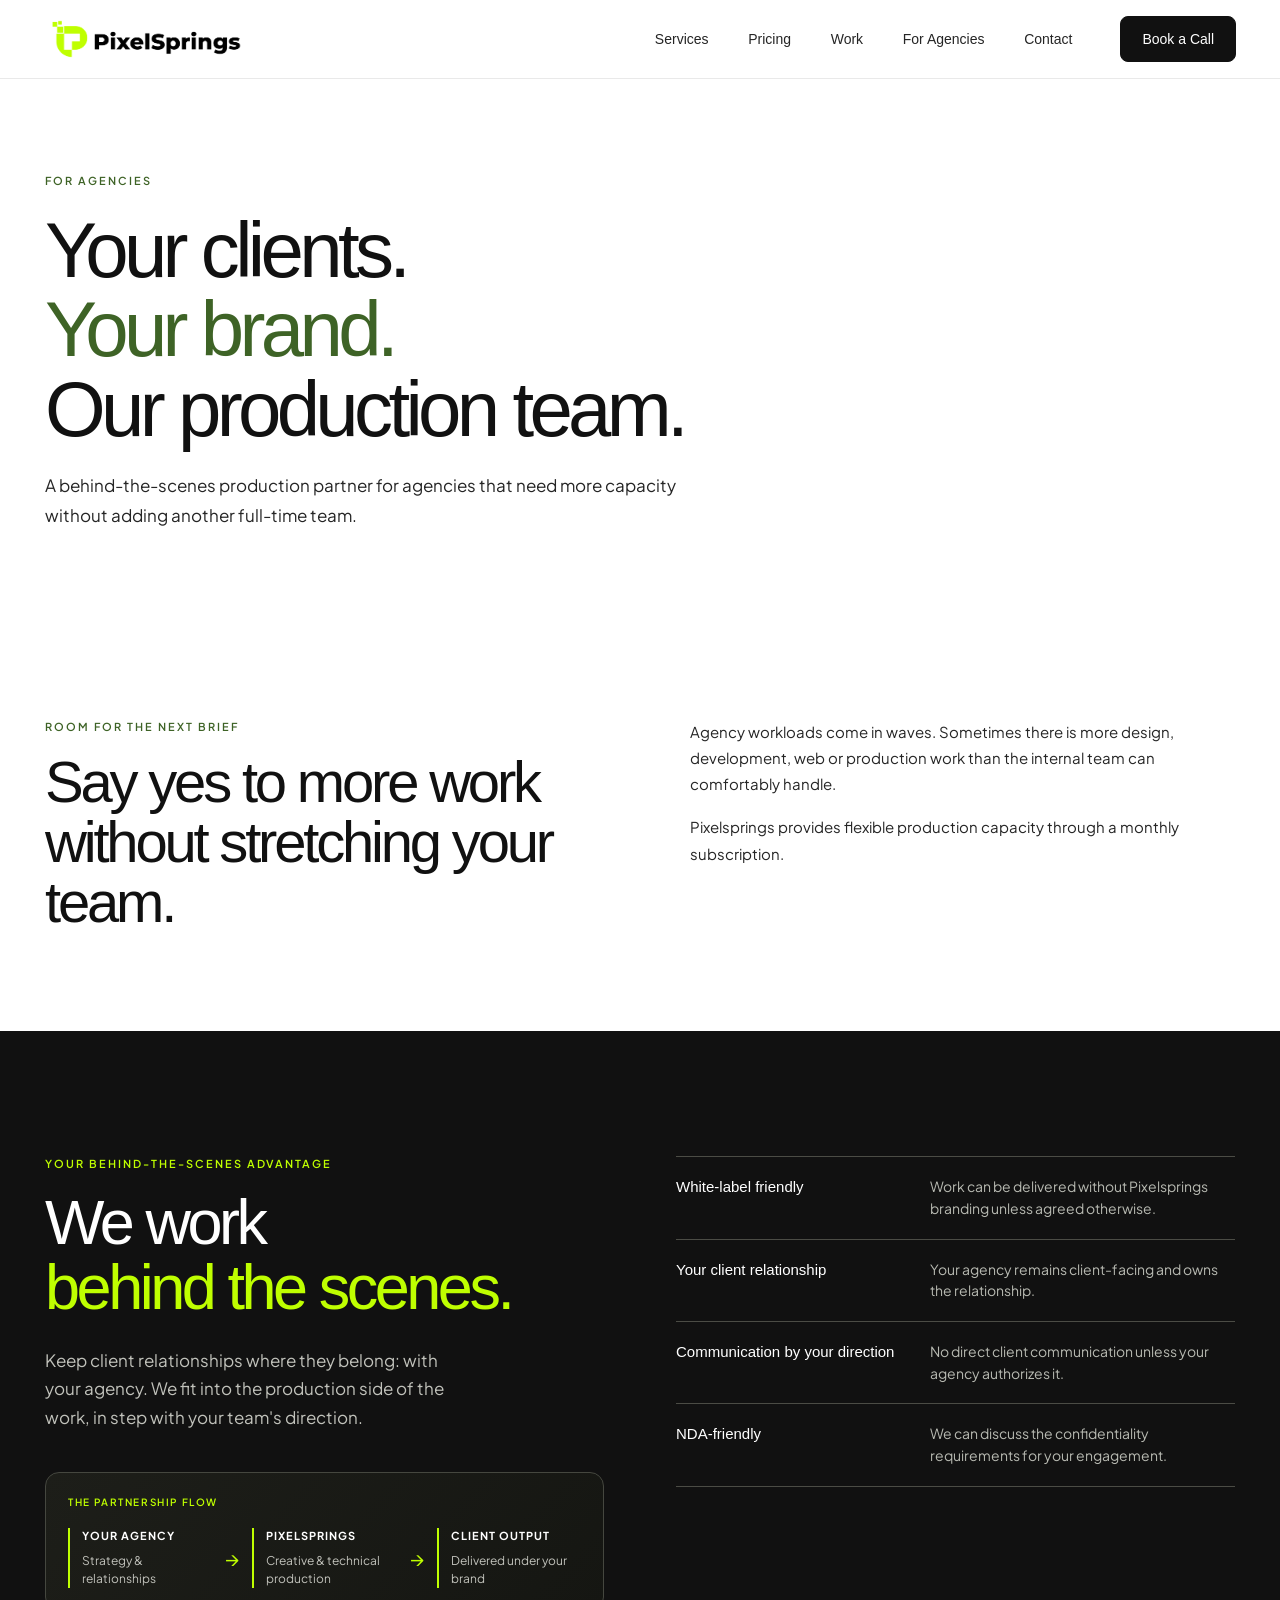
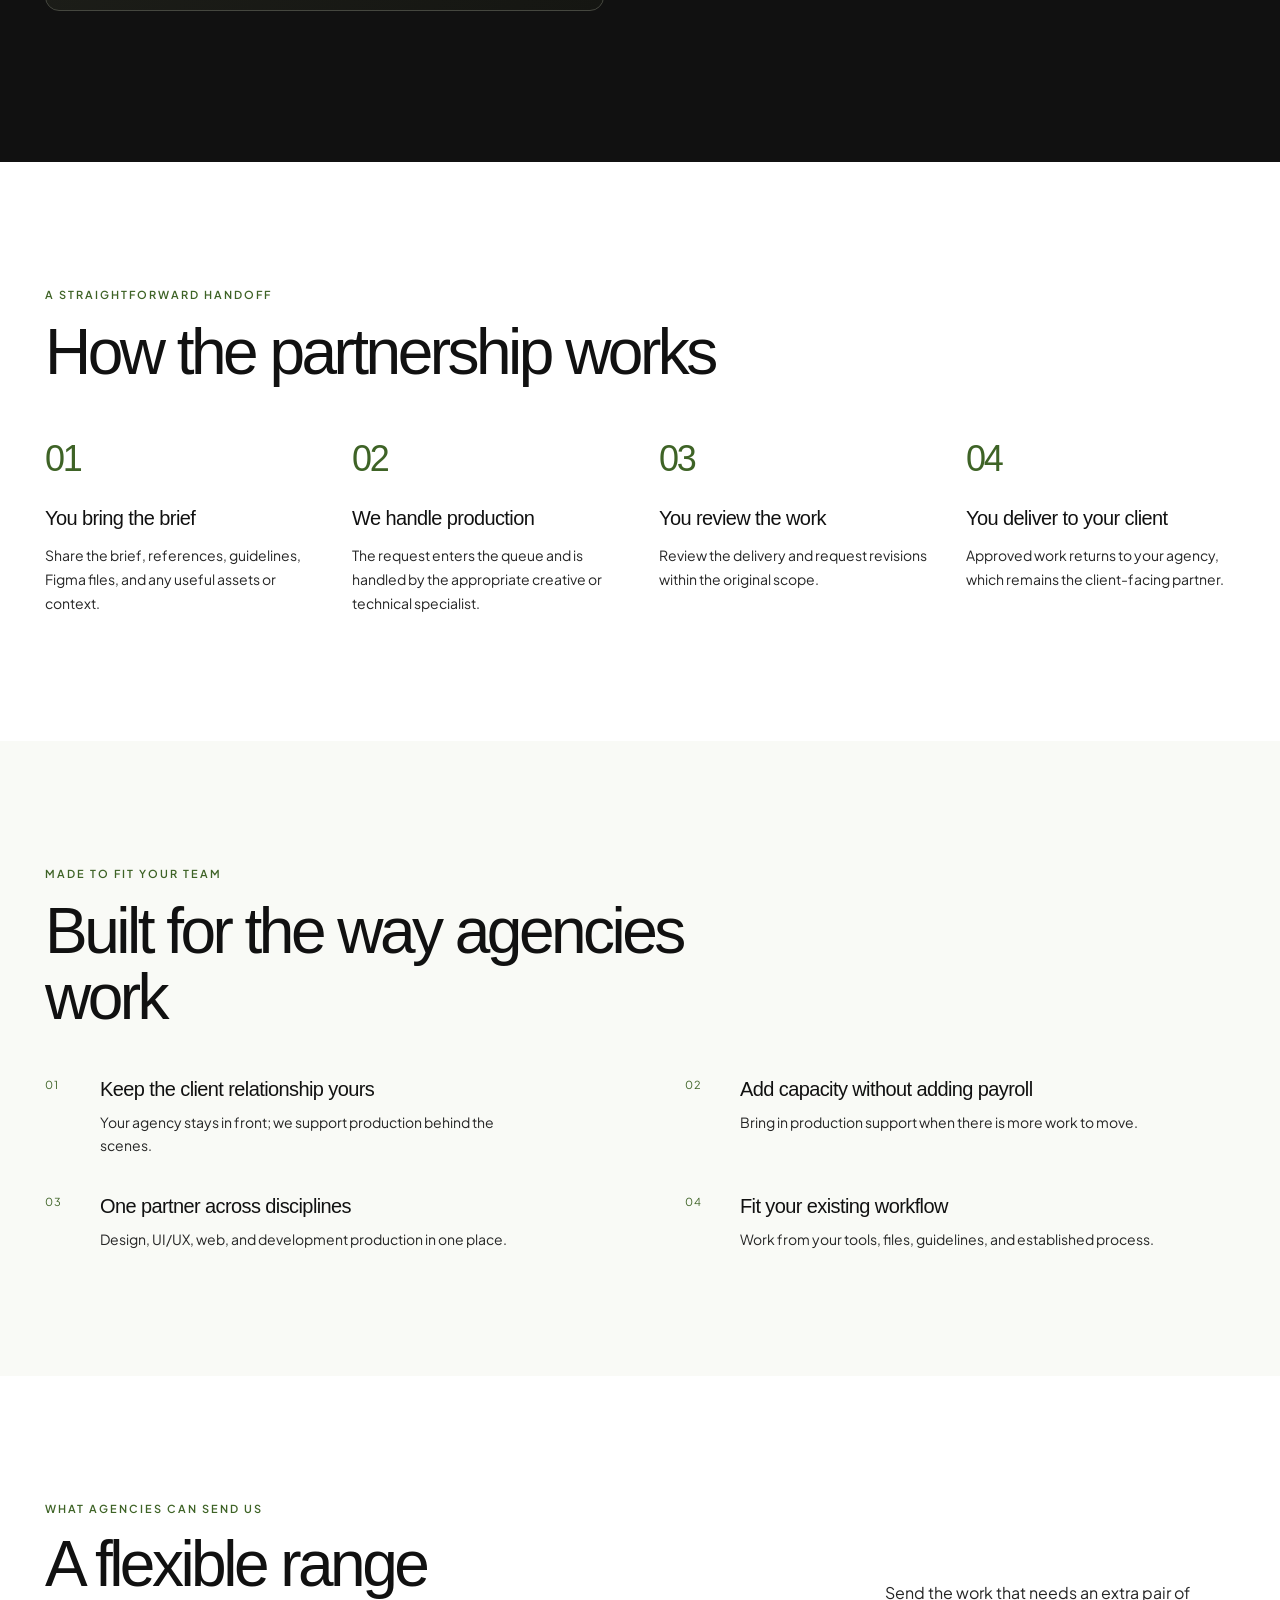
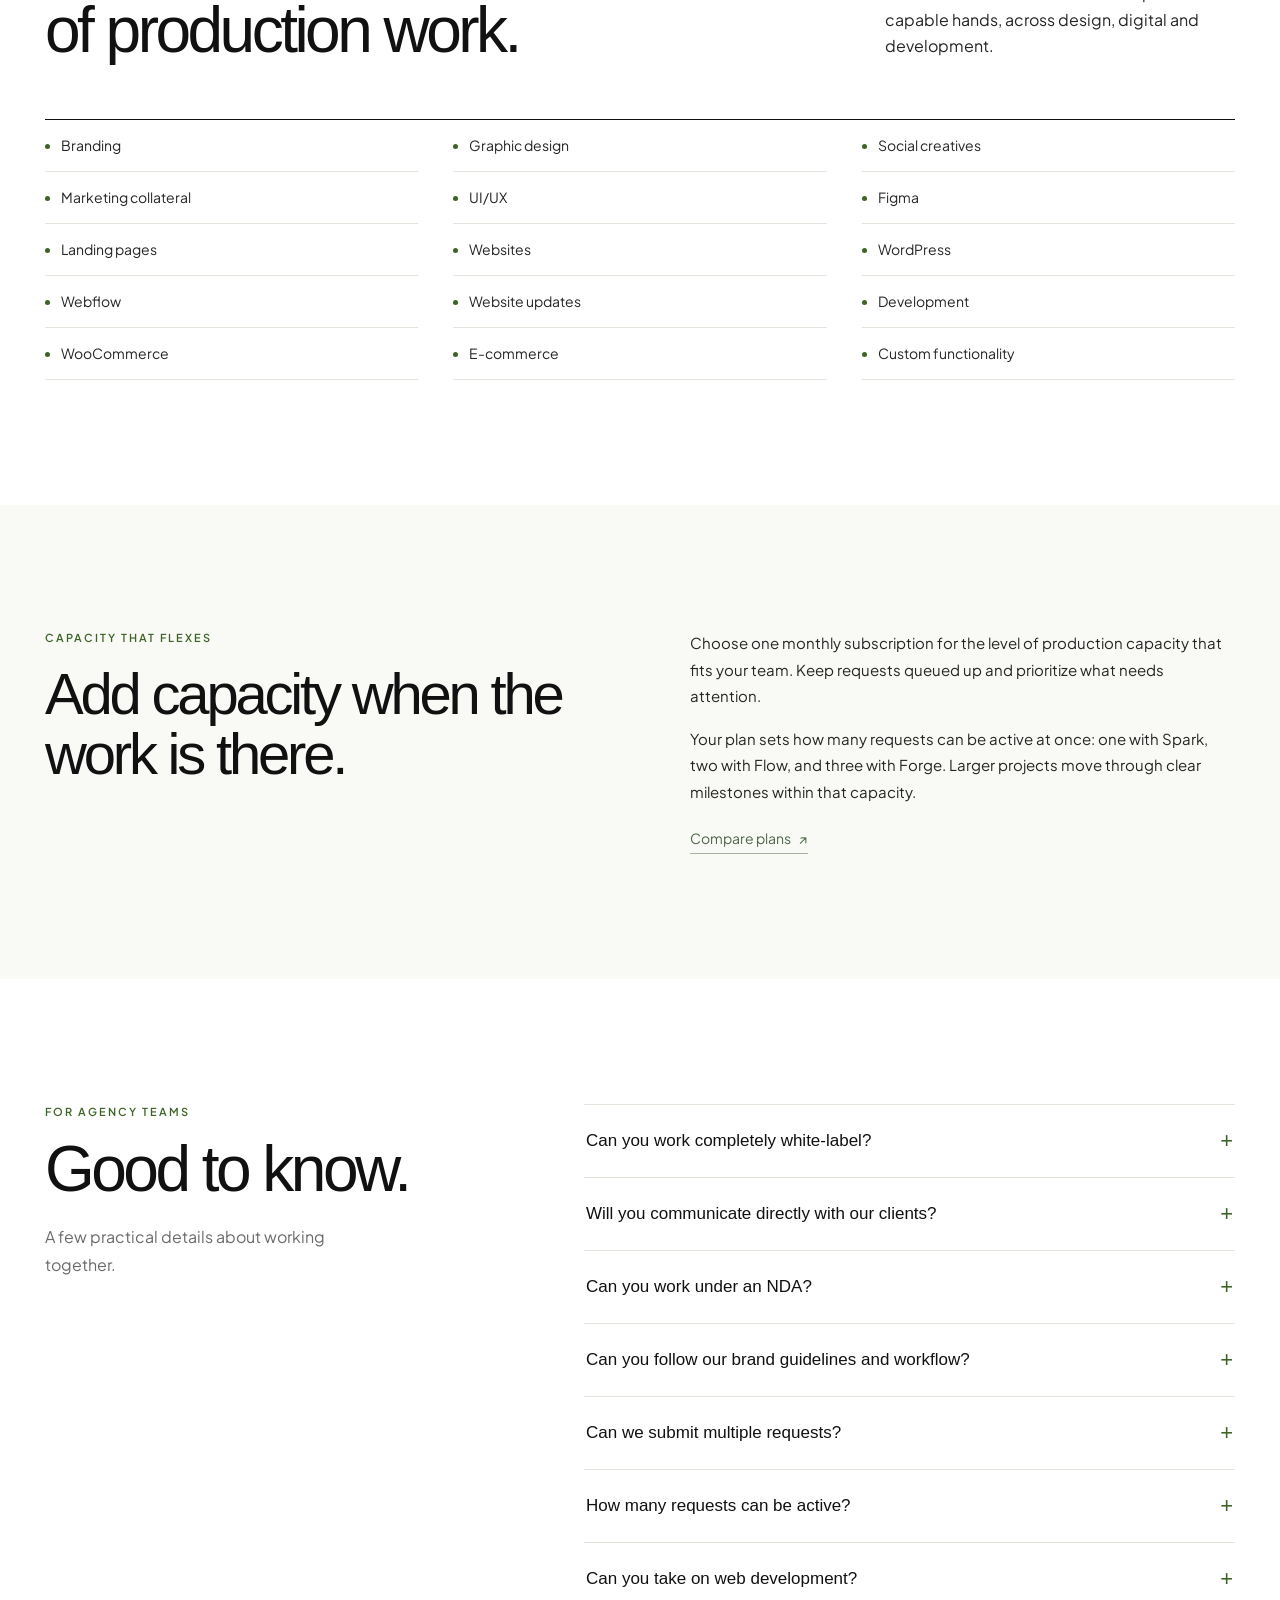
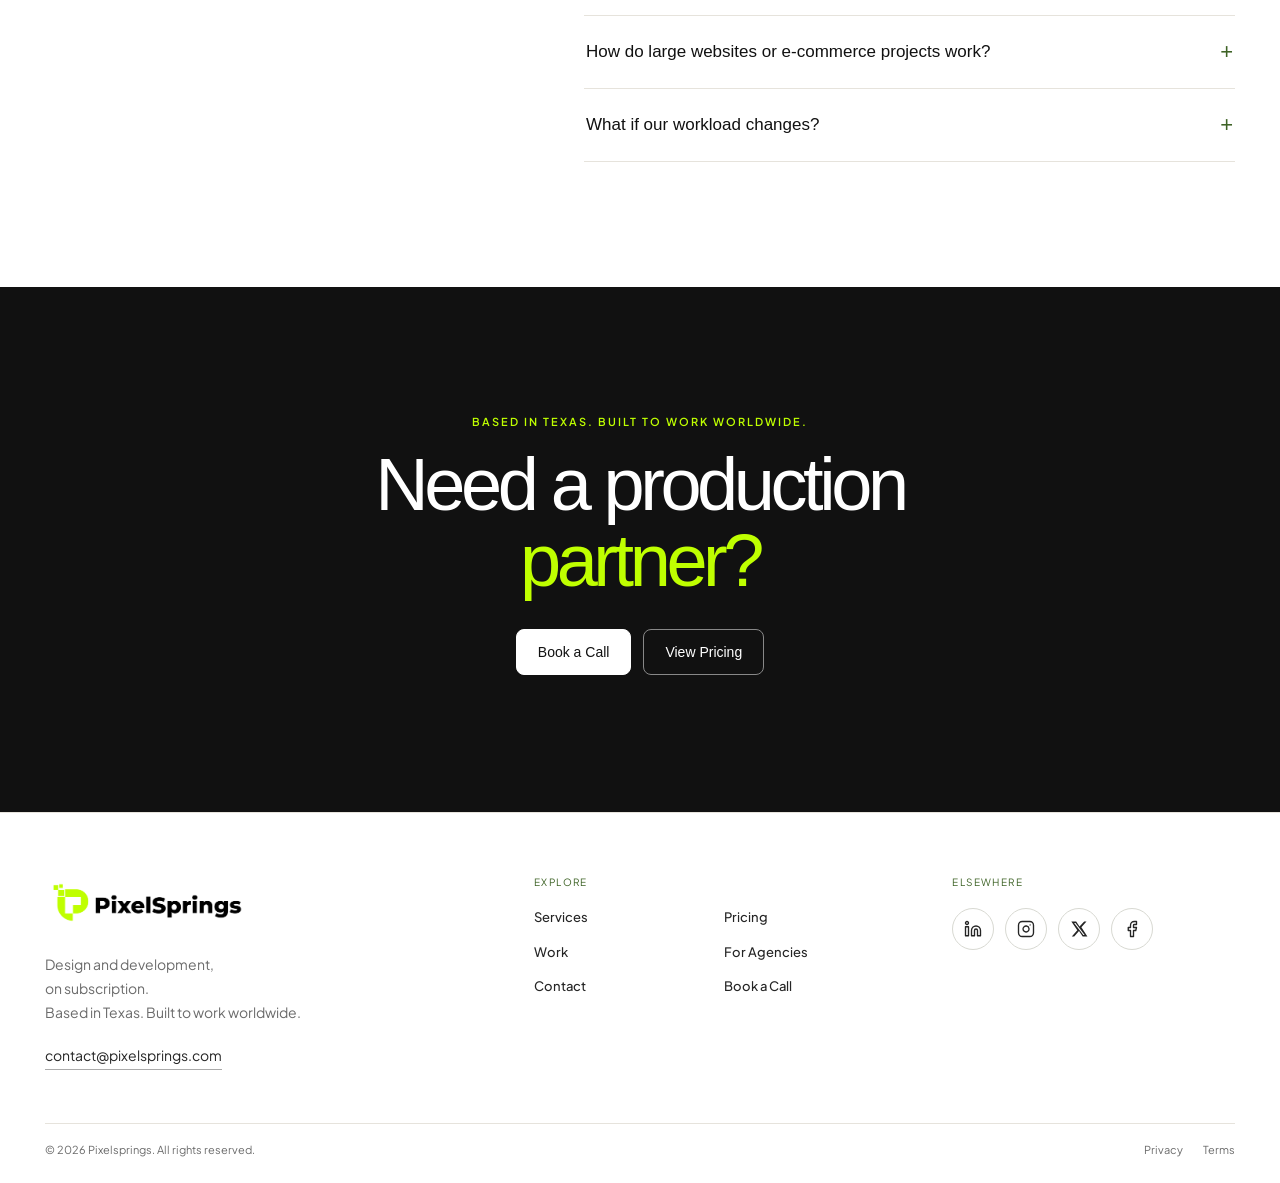
<file: for-agencies.html>
<!DOCTYPE html><html lang="en-US"><head>
  <meta charset="UTF-8">
  <meta name="viewport" content="width=device-width, initial-scale=1.0, maximum-scale=1">
  <link rel="icon" type="image/svg+xml" href="./assets/images/favicon.svg">
  <link rel="preconnect" href="https://api.fontshare.com">
  <link rel="preconnect" href="https://cdn.fontshare.com" crossorigin="">
  <link rel="preconnect" href="https://fonts.googleapis.com">
  <link rel="preconnect" href="https://fonts.gstatic.com" crossorigin="">
  <title>For Agencies — Pixelsprings</title>
<meta name="robots" content="max-image-preview:large">
<link rel="dns-prefetch" href="//api.fontshare.com">
<link rel="dns-prefetch" href="//fonts.googleapis.com">
<link rel="alternate" type="application/rss+xml" title="PixelSprings » Feed" href="https://pixelsprings.com/feed/">
<link rel="alternate" type="application/rss+xml" title="PixelSprings » Comments Feed" href="https://pixelsprings.com/comments/feed/">
<link rel="alternate" title="oEmbed (JSON)" type="application/json+oembed" href="https://pixelsprings.com/wp-json/oembed/1.0/embed?url=https%3A%2F%2Fpixelsprings.com%2Ffor-agencies%2F">
<link rel="alternate" title="oEmbed (XML)" type="text/xml+oembed" href="https://pixelsprings.com/wp-json/oembed/1.0/embed?url=https%3A%2F%2Fpixelsprings.com%2Ffor-agencies%2F&amp;format=xml">
		<!-- This site uses the Google Analytics by MonsterInsights plugin v11.3.0 - Using Analytics tracking - https://www.monsterinsights.com/ -->
		<!-- Note: MonsterInsights is not currently configured on this site. The site owner needs to authenticate with Google Analytics in the MonsterInsights settings panel. -->
					<!-- No tracking code set -->
				<!-- / Google Analytics by MonsterInsights -->
		<style id="wp-img-auto-sizes-contain-inline-css">
img:is([sizes=auto i],[sizes^="auto," i]){contain-intrinsic-size:3000px 1500px}
/*# sourceURL=wp-img-auto-sizes-contain-inline-css */
</style>
<style id="wp-emoji-styles-inline-css">

	img.wp-smiley, img.emoji {
		display: inline !important;
		border: none !important;
		box-shadow: none !important;
		height: 1em !important;
		width: 1em !important;
		margin: 0 0.07em !important;
		vertical-align: -0.1em !important;
		background: none !important;
		padding: 0 !important;
	}
/*# sourceURL=wp-emoji-styles-inline-css */
</style>
<style id="wp-block-library-inline-css">
:root{--wp-block-synced-color:#7a00df;--wp-block-synced-color--rgb:122,0,223;--wp-bound-block-color:var(--wp-block-synced-color);--wp-editor-canvas-background:#ddd;--wp-admin-theme-color:#007cba;--wp-admin-theme-color--rgb:0,124,186;--wp-admin-theme-color-darker-10:#006ba1;--wp-admin-theme-color-darker-10--rgb:0,107,160.5;--wp-admin-theme-color-darker-20:#005a87;--wp-admin-theme-color-darker-20--rgb:0,90,135;--wp-admin-border-width-focus:2px}@media (min-resolution:192dpi){:root{--wp-admin-border-width-focus:1.5px}}.wp-element-button{cursor:pointer}:root .has-very-light-gray-background-color{background-color:#eee}:root .has-very-dark-gray-background-color{background-color:#313131}:root .has-very-light-gray-color{color:#eee}:root .has-very-dark-gray-color{color:#313131}:root .has-vivid-green-cyan-to-vivid-cyan-blue-gradient-background{background:linear-gradient(135deg,#00d084,#0693e3)}:root .has-purple-crush-gradient-background{background:linear-gradient(135deg,#34e2e4,#4721fb 50%,#ab1dfe)}:root .has-hazy-dawn-gradient-background{background:linear-gradient(135deg,#faaca8,#dad0ec)}:root .has-subdued-olive-gradient-background{background:linear-gradient(135deg,#fafae1,#67a671)}:root .has-atomic-cream-gradient-background{background:linear-gradient(135deg,#fdd79a,#004a59)}:root .has-nightshade-gradient-background{background:linear-gradient(135deg,#330968,#31cdcf)}:root .has-midnight-gradient-background{background:linear-gradient(135deg,#020381,#2874fc)}:root{--wp--preset--font-size--normal:16px;--wp--preset--font-size--huge:42px}.has-regular-font-size{font-size:1em}.has-larger-font-size{font-size:2.625em}.has-normal-font-size{font-size:var(--wp--preset--font-size--normal)}.has-huge-font-size{font-size:var(--wp--preset--font-size--huge)}:root .has-text-align-center{text-align:center}:root .has-text-align-left{text-align:left}:root .has-text-align-right{text-align:right}.has-fit-text{white-space:nowrap!important}#end-resizable-editor-section{display:none}.aligncenter{clear:both}.items-justified-left{justify-content:flex-start}.items-justified-center{justify-content:center}.items-justified-right{justify-content:flex-end}.items-justified-space-between{justify-content:space-between}.screen-reader-text{word-wrap:normal!important;border:0;clip-path:inset(50%);height:1px;margin:-1px;overflow:hidden;padding:0;position:absolute;width:1px;word-break:normal!important}.screen-reader-text:focus{background-color:#ddd;clip-path:none;color:#444;display:block;font-size:1em;height:auto;left:5px;line-height:normal;padding:15px 23px 14px;text-decoration:none;top:5px;width:auto;z-index:100000}html :where(.has-border-color){border-style:solid}html :where([style^=border-color],[style*=";border-color"],[style*="; border-color"]){border-style:solid}html :where([style^=border-top-color],[style*=";border-top-color"],[style*="; border-top-color"]){border-top-style:solid}html :where([style^=border-right-color],[style*=";border-right-color"],[style*="; border-right-color"]){border-right-style:solid}html :where([style^=border-bottom-color],[style*=";border-bottom-color"],[style*="; border-bottom-color"]){border-bottom-style:solid}html :where([style^=border-left-color],[style*=";border-left-color"],[style*="; border-left-color"]){border-left-style:solid}html :where([style^=border-width],[style*=";border-width"],[style*="; border-width"]){border-style:solid}html :where([style^=border-top-width],[style*=";border-top-width"],[style*="; border-top-width"]){border-top-style:solid}html :where([style^=border-right-width],[style*=";border-right-width"],[style*="; border-right-width"]){border-right-style:solid}html :where([style^=border-bottom-width],[style*=";border-bottom-width"],[style*="; border-bottom-width"]){border-bottom-style:solid}html :where([style^=border-left-width],[style*=";border-left-width"],[style*="; border-left-width"]){border-left-style:solid}html :where(img[class*=wp-image-]){height:auto;max-width:100%}:where(figure){margin:0 0 1em}html :where(.is-position-sticky){--wp-admin--admin-bar--position-offset:var(--wp-admin--admin-bar--height,0px)}@media screen and (max-width:600px){html :where(.is-position-sticky){--wp-admin--admin-bar--position-offset:0px}}

/*# sourceURL=/wp-includes/css/dist/block-library/common.min.css */
</style>
<style id="classic-theme-styles-inline-css">
/*! This file is auto-generated */
.wp-block-button__link{color:#fff;background-color:#32373c;border-radius:9999px;box-shadow:none;text-decoration:none;padding:calc(.667em + 2px) calc(1.333em + 2px);font-size:1.125em}.wp-block-file__button{background:#32373c;color:#fff;text-decoration:none}
/*# sourceURL=/wp-includes/css/classic-themes.min.css */
</style>

<style id="global-styles-inline-css">
:root{--wp--preset--aspect-ratio--square: 1;--wp--preset--aspect-ratio--4-3: 4/3;--wp--preset--aspect-ratio--3-4: 3/4;--wp--preset--aspect-ratio--3-2: 3/2;--wp--preset--aspect-ratio--2-3: 2/3;--wp--preset--aspect-ratio--16-9: 16/9;--wp--preset--aspect-ratio--9-16: 9/16;--wp--preset--color--black: #000000;--wp--preset--color--cyan-bluish-gray: #abb8c3;--wp--preset--color--white: #ffffff;--wp--preset--color--pale-pink: #f78da7;--wp--preset--color--vivid-red: #cf2e2e;--wp--preset--color--luminous-vivid-orange: #ff6900;--wp--preset--color--luminous-vivid-amber: #fcb900;--wp--preset--color--light-green-cyan: #7bdcb5;--wp--preset--color--vivid-green-cyan: #00d084;--wp--preset--color--pale-cyan-blue: #8ed1fc;--wp--preset--color--vivid-cyan-blue: #0693e3;--wp--preset--color--vivid-purple: #9b51e0;--wp--preset--gradient--vivid-cyan-blue-to-vivid-purple: linear-gradient(135deg,rgb(6,147,227) 0%,rgb(155,81,224) 100%);--wp--preset--gradient--light-green-cyan-to-vivid-green-cyan: linear-gradient(135deg,rgb(122,220,180) 0%,rgb(0,208,130) 100%);--wp--preset--gradient--luminous-vivid-amber-to-luminous-vivid-orange: linear-gradient(135deg,rgb(252,185,0) 0%,rgb(255,105,0) 100%);--wp--preset--gradient--luminous-vivid-orange-to-vivid-red: linear-gradient(135deg,rgb(255,105,0) 0%,rgb(207,46,46) 100%);--wp--preset--gradient--very-light-gray-to-cyan-bluish-gray: linear-gradient(135deg,rgb(238,238,238) 0%,rgb(169,184,195) 100%);--wp--preset--gradient--cool-to-warm-spectrum: linear-gradient(135deg,rgb(74,234,220) 0%,rgb(151,120,209) 20%,rgb(207,42,186) 40%,rgb(238,44,130) 60%,rgb(251,105,98) 80%,rgb(254,248,76) 100%);--wp--preset--gradient--blush-light-purple: linear-gradient(135deg,rgb(255,206,236) 0%,rgb(152,150,240) 100%);--wp--preset--gradient--blush-bordeaux: linear-gradient(135deg,rgb(254,205,165) 0%,rgb(254,45,45) 50%,rgb(107,0,62) 100%);--wp--preset--gradient--luminous-dusk: linear-gradient(135deg,rgb(255,203,112) 0%,rgb(199,81,192) 50%,rgb(65,88,208) 100%);--wp--preset--gradient--pale-ocean: linear-gradient(135deg,rgb(255,245,203) 0%,rgb(182,227,212) 50%,rgb(51,167,181) 100%);--wp--preset--gradient--electric-grass: linear-gradient(135deg,rgb(202,248,128) 0%,rgb(113,206,126) 100%);--wp--preset--gradient--midnight: linear-gradient(135deg,rgb(2,3,129) 0%,rgb(40,116,252) 100%);--wp--preset--font-size--small: 13px;--wp--preset--font-size--medium: 20px;--wp--preset--font-size--large: 36px;--wp--preset--font-size--x-large: 42px;--wp--preset--spacing--20: 0.44rem;--wp--preset--spacing--30: 0.67rem;--wp--preset--spacing--40: 1rem;--wp--preset--spacing--50: 1.5rem;--wp--preset--spacing--60: 2.25rem;--wp--preset--spacing--70: 3.38rem;--wp--preset--spacing--80: 5.06rem;--wp--preset--shadow--natural: 6px 6px 9px rgba(0, 0, 0, 0.2);--wp--preset--shadow--deep: 12px 12px 50px rgba(0, 0, 0, 0.4);--wp--preset--shadow--sharp: 6px 6px 0px rgba(0, 0, 0, 0.2);--wp--preset--shadow--outlined: 6px 6px 0px -3px rgb(255, 255, 255), 6px 6px rgb(0, 0, 0);--wp--preset--shadow--crisp: 6px 6px 0px rgb(0, 0, 0);}.wp-block-button{--wp--preset--dimension--25: 25%;--wp--preset--dimension--50: 50%;--wp--preset--dimension--75: 75%;--wp--preset--dimension--100: 100%;}:where(body) { margin: 0; }:where(.is-layout-flex){gap: 0.5em;}:where(.is-layout-grid){gap: 0.5em;}body .is-layout-flex{display: flex;}.is-layout-flex{flex-wrap: wrap;align-items: center;}.is-layout-flex > :is(*, div){margin: 0;}body .is-layout-grid{display: grid;}.is-layout-grid > :is(*, div){margin: 0;}body{padding-top: 0px;padding-right: 0px;padding-bottom: 0px;padding-left: 0px;}:root :where(.wp-element-button, .wp-block-button__link){background-color: #32373c;border-width: 0;color: #fff;font-family: inherit;font-size: inherit;font-style: inherit;font-weight: inherit;letter-spacing: inherit;line-height: inherit;padding-top: calc(0.667em + 2px);padding-right: calc(1.333em + 2px);padding-bottom: calc(0.667em + 2px);padding-left: calc(1.333em + 2px);text-decoration: none;text-transform: inherit;}.has-black-color{color: var(--wp--preset--color--black) !important;}.has-cyan-bluish-gray-color{color: var(--wp--preset--color--cyan-bluish-gray) !important;}.has-white-color{color: var(--wp--preset--color--white) !important;}.has-pale-pink-color{color: var(--wp--preset--color--pale-pink) !important;}.has-vivid-red-color{color: var(--wp--preset--color--vivid-red) !important;}.has-luminous-vivid-orange-color{color: var(--wp--preset--color--luminous-vivid-orange) !important;}.has-luminous-vivid-amber-color{color: var(--wp--preset--color--luminous-vivid-amber) !important;}.has-light-green-cyan-color{color: var(--wp--preset--color--light-green-cyan) !important;}.has-vivid-green-cyan-color{color: var(--wp--preset--color--vivid-green-cyan) !important;}.has-pale-cyan-blue-color{color: var(--wp--preset--color--pale-cyan-blue) !important;}.has-vivid-cyan-blue-color{color: var(--wp--preset--color--vivid-cyan-blue) !important;}.has-vivid-purple-color{color: var(--wp--preset--color--vivid-purple) !important;}.has-black-background-color{background-color: var(--wp--preset--color--black) !important;}.has-cyan-bluish-gray-background-color{background-color: var(--wp--preset--color--cyan-bluish-gray) !important;}.has-white-background-color{background-color: var(--wp--preset--color--white) !important;}.has-pale-pink-background-color{background-color: var(--wp--preset--color--pale-pink) !important;}.has-vivid-red-background-color{background-color: var(--wp--preset--color--vivid-red) !important;}.has-luminous-vivid-orange-background-color{background-color: var(--wp--preset--color--luminous-vivid-orange) !important;}.has-luminous-vivid-amber-background-color{background-color: var(--wp--preset--color--luminous-vivid-amber) !important;}.has-light-green-cyan-background-color{background-color: var(--wp--preset--color--light-green-cyan) !important;}.has-vivid-green-cyan-background-color{background-color: var(--wp--preset--color--vivid-green-cyan) !important;}.has-pale-cyan-blue-background-color{background-color: var(--wp--preset--color--pale-cyan-blue) !important;}.has-vivid-cyan-blue-background-color{background-color: var(--wp--preset--color--vivid-cyan-blue) !important;}.has-vivid-purple-background-color{background-color: var(--wp--preset--color--vivid-purple) !important;}.has-black-border-color{border-color: var(--wp--preset--color--black) !important;}.has-cyan-bluish-gray-border-color{border-color: var(--wp--preset--color--cyan-bluish-gray) !important;}.has-white-border-color{border-color: var(--wp--preset--color--white) !important;}.has-pale-pink-border-color{border-color: var(--wp--preset--color--pale-pink) !important;}.has-vivid-red-border-color{border-color: var(--wp--preset--color--vivid-red) !important;}.has-luminous-vivid-orange-border-color{border-color: var(--wp--preset--color--luminous-vivid-orange) !important;}.has-luminous-vivid-amber-border-color{border-color: var(--wp--preset--color--luminous-vivid-amber) !important;}.has-light-green-cyan-border-color{border-color: var(--wp--preset--color--light-green-cyan) !important;}.has-vivid-green-cyan-border-color{border-color: var(--wp--preset--color--vivid-green-cyan) !important;}.has-pale-cyan-blue-border-color{border-color: var(--wp--preset--color--pale-cyan-blue) !important;}.has-vivid-cyan-blue-border-color{border-color: var(--wp--preset--color--vivid-cyan-blue) !important;}.has-vivid-purple-border-color{border-color: var(--wp--preset--color--vivid-purple) !important;}.has-vivid-cyan-blue-to-vivid-purple-gradient-background{background: var(--wp--preset--gradient--vivid-cyan-blue-to-vivid-purple) !important;}.has-light-green-cyan-to-vivid-green-cyan-gradient-background{background: var(--wp--preset--gradient--light-green-cyan-to-vivid-green-cyan) !important;}.has-luminous-vivid-amber-to-luminous-vivid-orange-gradient-background{background: var(--wp--preset--gradient--luminous-vivid-amber-to-luminous-vivid-orange) !important;}.has-luminous-vivid-orange-to-vivid-red-gradient-background{background: var(--wp--preset--gradient--luminous-vivid-orange-to-vivid-red) !important;}.has-very-light-gray-to-cyan-bluish-gray-gradient-background{background: var(--wp--preset--gradient--very-light-gray-to-cyan-bluish-gray) !important;}.has-cool-to-warm-spectrum-gradient-background{background: var(--wp--preset--gradient--cool-to-warm-spectrum) !important;}.has-blush-light-purple-gradient-background{background: var(--wp--preset--gradient--blush-light-purple) !important;}.has-blush-bordeaux-gradient-background{background: var(--wp--preset--gradient--blush-bordeaux) !important;}.has-luminous-dusk-gradient-background{background: var(--wp--preset--gradient--luminous-dusk) !important;}.has-pale-ocean-gradient-background{background: var(--wp--preset--gradient--pale-ocean) !important;}.has-electric-grass-gradient-background{background: var(--wp--preset--gradient--electric-grass) !important;}.has-midnight-gradient-background{background: var(--wp--preset--gradient--midnight) !important;}.has-small-font-size{font-size: var(--wp--preset--font-size--small) !important;}.has-medium-font-size{font-size: var(--wp--preset--font-size--medium) !important;}.has-large-font-size{font-size: var(--wp--preset--font-size--large) !important;}.has-x-large-font-size{font-size: var(--wp--preset--font-size--x-large) !important;}
/*# sourceURL=global-styles-inline-css */
</style>

<link rel="stylesheet" id="fontshare-satoshi-css" href="https://api.fontshare.com/v2/css?f%5B%5D=satoshi@400,500,600,700&amp;display=swap" media="all">
<link rel="stylesheet" id="google-jakarta-css" href="https://fonts.googleapis.com/css2?family=Plus+Jakarta+Sans:wght@400;500;600;700&amp;display=swap" media="all">
<link rel="stylesheet" id="pixelsprings-main-css" href="./assets/css/main.css?ver=2.0.0" media="all">
<link rel="stylesheet" id="pixelsprings-style-css" href="./assets/css/main.css?ver=2.0.0" media="all">
<link rel="https://api.w.org/" href="https://pixelsprings.com/wp-json/"><link rel="alternate" title="JSON" type="application/json" href="https://pixelsprings.com/wp-json/wp/v2/pages/11"><link rel="EditURI" type="application/rsd+xml" title="RSD" href="https://pixelsprings.com/xmlrpc.php?rsd">
<link rel="canonical" href="./for-agencies.html">
<noscript><style id="rocket-lazyload-nojs-css">.rll-youtube-player, [data-lazy-src]{display:none !important;}</style></noscript><script src="https://pixelsprings.com/wp-includes/js/wp-emoji-release.min.js?ver=900d437b42d300ced04f67f21f8acc91" defer=""></script></head>
<body data-rsssl="1" class="wp-singular page-template page-template-page-for-agencies page-template-page-for-agencies-php page page-id-11 wp-theme-pixelsprings-editorial">

<div id="top">
  <a class="skip-link" href="#main">Skip to content</a>

  <header class="site-header">
    <div class="header-inner">
      <a class="wordmark" href="./" aria-label="Pixelsprings — home" data-testid="link-brand">
        <img class="wordmark-logo" src="./assets/images/pixelsprings-logo.png" alt="Pixelsprings">
      </a>
      <nav class="nav-links" aria-label="Main navigation">
        <a href="./services.html" data-testid="link-nav-services">Services</a>
        <a href="./pricing.html" data-testid="link-nav-pricing">Pricing</a>
        <a href="./work.html" data-testid="link-nav-work">Work</a>
        <a href="./for-agencies.html" data-testid="link-nav-for-agencies">For Agencies</a>
        <a href="./contact.html" data-testid="link-nav-contact">Contact</a>
      </nav>
      <a class="nav-cta" href="./book-a-call.html" data-testid="link-book-call-nav">Book a Call</a>
      <button class="mobile-toggle" id="mobileMenuToggle" type="button" aria-label="Open navigation menu" aria-expanded="false" aria-controls="mobile-navigation" data-testid="button-mobile-menu">☰</button>
    </div>
    <nav id="mobile-navigation" class="mobile-panel" aria-label="Mobile navigation" style="display: none;" data-testid="mobile-navigation">
      <a href="./services.html">Services</a>
      <a href="./pricing.html">Pricing</a>
      <a href="./work.html">Work</a>
      <a href="./for-agencies.html">For Agencies</a>
      <a href="./contact.html">Contact</a>
      <a class="button button-dark" href="./book-a-call.html">Book a Call</a>
    </nav>
  </header>

<main id="main" class="inner-main">
  <!-- PAGE HERO -->
  <section class="inner-hero inner-hero-left">
    <div class="wrap">
      <div class="eyebrow">For agencies</div>
      <h1>Your clients.<br><span class="agency-title-accent">Your brand.</span><br>Our production team.</h1>
      <p>A behind-the-scenes production partner for agencies that need more capacity without adding another full-time team.</p>
    </div>
  </section>

  <!-- ROOM FOR THE NEXT BRIEF -->
  <section class="section agency-problem">
    <div class="wrap scope-grid">
      <div>
        <div class="eyebrow">Room for the next brief</div>
        <h2>Say yes to more work without stretching your team.</h2>
      </div>
      <div>
        <p>Agency workloads come in waves. Sometimes there is more design, development, web or production work than the internal team can comfortably handle.</p>
        <p>Pixelsprings provides flexible production capacity through a monthly subscription.</p>
      </div>
    </div>
  </section>

  <!-- WE WORK BEHIND THE SCENES -->
  <section class="section agency inner-agency">
    <div class="wrap agency-grid">
      <div>
        <div class="eyebrow">Your behind-the-scenes advantage</div>
        <h2>We work<br><em>behind the scenes.</em></h2>
        <p class="agency-lede">Keep client relationships where they belong: with your agency. We fit into the production side of the work, in step with your team's direction.</p>
        <div class="partnership-loop agency-flow" aria-label="Agency production partnership flow">
          <div class="loop-kicker">THE PARTNERSHIP FLOW</div>
          <div class="loop-flow">
            <div><b>YOUR AGENCY</b><span>Strategy &amp; relationships</span></div>
            <i aria-hidden="true">→</i>
            <div><b>PIXELSPRINGS</b><span>Creative &amp; technical production</span></div>
            <i aria-hidden="true">→</i>
            <div><b>CLIENT OUTPUT</b><span>Delivered under your brand</span></div>
          </div>
        </div>
      </div>
      <div class="agency-list">
        <article class="agency-item">
          <h3>White-label friendly</h3>
          <p>Work can be delivered without Pixelsprings branding unless agreed otherwise.</p>
        </article>
        <article class="agency-item">
          <h3>Your client relationship</h3>
          <p>Your agency remains client-facing and owns the relationship.</p>
        </article>
        <article class="agency-item">
          <h3>Communication by your direction</h3>
          <p>No direct client communication unless your agency authorizes it.</p>
        </article>
        <article class="agency-item">
          <h3>NDA-friendly</h3>
          <p>We can discuss the confidentiality requirements for your engagement.</p>
        </article>
      </div>
    </div>
  </section>

  <!-- HOW THE PARTNERSHIP WORKS -->
  <section class="section agency-process" aria-labelledby="agency-process-title">
    <div class="wrap">
      <div class="agency-section-heading">
        <div class="eyebrow">A straightforward handoff</div>
        <h2 id="agency-process-title">How the partnership works</h2>
      </div>
      <div class="agency-steps">
        <article class="agency-step">
          <span class="agency-step-number">01</span>
          <h3>You bring the brief</h3>
          <p>Share the brief, references, guidelines, Figma files, and any useful assets or context.</p>
        </article>
        <article class="agency-step">
          <span class="agency-step-number">02</span>
          <h3>We handle production</h3>
          <p>The request enters the queue and is handled by the appropriate creative or technical specialist.</p>
        </article>
        <article class="agency-step">
          <span class="agency-step-number">03</span>
          <h3>You review the work</h3>
          <p>Review the delivery and request revisions within the original scope.</p>
        </article>
        <article class="agency-step">
          <span class="agency-step-number">04</span>
          <h3>You deliver to your client</h3>
          <p>Approved work returns to your agency, which remains the client-facing partner.</p>
        </article>
      </div>
    </div>
  </section>

  <!-- BUILT FOR THE WAY AGENCIES WORK -->
  <section class="section agency-fit">
    <div class="wrap">
      <div class="agency-section-heading">
        <div class="eyebrow">Made to fit your team</div>
        <h2>Built for the way agencies work</h2>
      </div>
      <div class="agency-benefits">
        <article class="agency-benefit">
          <span>01</span>
          <div>
            <h3>Keep the client relationship yours</h3>
            <p>Your agency stays in front; we support production behind the scenes.</p>
          </div>
        </article>
        <article class="agency-benefit">
          <span>02</span>
          <div>
            <h3>Add capacity without adding payroll</h3>
            <p>Bring in production support when there is more work to move.</p>
          </div>
        </article>
        <article class="agency-benefit">
          <span>03</span>
          <div>
            <h3>One partner across disciplines</h3>
            <p>Design, UI/UX, web, and development production in one place.</p>
          </div>
        </article>
        <article class="agency-benefit">
          <span>04</span>
          <div>
            <h3>Fit your existing workflow</h3>
            <p>Work from your tools, files, guidelines, and established process.</p>
          </div>
        </article>
      </div>
    </div>
  </section>

  <!-- WHAT AGENCIES CAN SEND US -->
  <section class="section agency-offers">
    <div class="wrap">
      <div class="cap-intro">
        <div>
          <div class="eyebrow">What agencies can send us</div>
          <h2>A flexible range<br>of production work.</h2>
        </div>
        <p>Send the work that needs an extra pair of capable hands, across design, digital and development.</p>
      </div>
      <ul class="agency-offer-list">
        <li>Branding</li>
        <li>Graphic design</li>
        <li>Social creatives</li>
        <li>Marketing collateral</li>
        <li>UI/UX</li>
        <li>Figma</li>
        <li>Landing pages</li>
        <li>Websites</li>
        <li>WordPress</li>
        <li>Webflow</li>
        <li>Website updates</li>
        <li>Development</li>
        <li>WooCommerce</li>
        <li>E-commerce</li>
        <li>Custom functionality</li>
      </ul>
    </div>
  </section>

  <!-- CAPACITY THAT FLEXES -->
  <section class="section agency-capacity">
    <div class="wrap scope-grid">
      <div>
        <div class="eyebrow">Capacity that flexes</div>
        <h2>Add capacity when the work is there.</h2>
      </div>
      <div>
        <p>Choose one monthly subscription for the level of production capacity that fits your team. Keep requests queued up and prioritize what needs attention.</p>
        <p>Your plan sets how many requests can be active at once: one with Spark, two with Flow, and three with Forge. Larger projects move through clear milestones within that capacity.</p>
        <a class="text-link" href="./pricing.html">Compare plans <span aria-hidden="true">↗</span></a>
      </div>
    </div>
  </section>

  <!-- AGENCY FAQ -->
  <section class="section">
    <div class="wrap faq">
      <div class="faq-title">
        <div class="eyebrow">For agency teams</div>
        <h2>Good to know.</h2>
        <p>A few practical details about working together.</p>
      </div>
      <div class="faq-list" data-testid="faq-accordion">
                <div class="faq-item">
          <h3 style="margin: 0;">
            <button class="faq-question" id="agency-faq-trigger-0" type="button" aria-expanded="false" aria-controls="agency-faq-answer-0" data-testid="button-faq-1">
              <span>Can you work completely white-label?</span>
              <span class="faq-icon" aria-hidden="true">+</span>
            </button>
          </h3>
          <div class="faq-answer" id="agency-faq-answer-0" role="region" aria-labelledby="agency-faq-trigger-0" aria-hidden="true">
            <div><p>Yes. We can work behind the scenes, with no Pixelsprings branding unless agreed otherwise. Your agency remains client-facing and owns the relationship.</p></div>
          </div>
        </div>
                <div class="faq-item">
          <h3 style="margin: 0;">
            <button class="faq-question" id="agency-faq-trigger-1" type="button" aria-expanded="false" aria-controls="agency-faq-answer-1" data-testid="button-faq-2">
              <span>Will you communicate directly with our clients?</span>
              <span class="faq-icon" aria-hidden="true">+</span>
            </button>
          </h3>
          <div class="faq-answer" id="agency-faq-answer-1" role="region" aria-labelledby="agency-faq-trigger-1" aria-hidden="true">
            <div><p>Only when your agency authorizes it. Otherwise, we work with your team.</p></div>
          </div>
        </div>
                <div class="faq-item">
          <h3 style="margin: 0;">
            <button class="faq-question" id="agency-faq-trigger-2" type="button" aria-expanded="false" aria-controls="agency-faq-answer-2" data-testid="button-faq-3">
              <span>Can you work under an NDA?</span>
              <span class="faq-icon" aria-hidden="true">+</span>
            </button>
          </h3>
          <div class="faq-answer" id="agency-faq-answer-2" role="region" aria-labelledby="agency-faq-trigger-2" aria-hidden="true">
            <div><p>Yes. We are NDA-friendly; share the confidentiality requirements for your engagement.</p></div>
          </div>
        </div>
                <div class="faq-item">
          <h3 style="margin: 0;">
            <button class="faq-question" id="agency-faq-trigger-3" type="button" aria-expanded="false" aria-controls="agency-faq-answer-3" data-testid="button-faq-4">
              <span>Can you follow our brand guidelines and workflow?</span>
              <span class="faq-icon" aria-hidden="true">+</span>
            </button>
          </h3>
          <div class="faq-answer" id="agency-faq-answer-3" role="region" aria-labelledby="agency-faq-trigger-3" aria-hidden="true">
            <div><p>Yes. Share your guidelines, files, tools, and working context with the brief so production can fit your existing process.</p></div>
          </div>
        </div>
                <div class="faq-item">
          <h3 style="margin: 0;">
            <button class="faq-question" id="agency-faq-trigger-4" type="button" aria-expanded="false" aria-controls="agency-faq-answer-4" data-testid="button-faq-5">
              <span>Can we submit multiple requests?</span>
              <span class="faq-icon" aria-hidden="true">+</span>
            </button>
          </h3>
          <div class="faq-answer" id="agency-faq-answer-4" role="region" aria-labelledby="agency-faq-trigger-4" aria-hidden="true">
            <div><p>Yes. You can keep requests in the queue; your plan determines how many can be active at once.</p></div>
          </div>
        </div>
                <div class="faq-item">
          <h3 style="margin: 0;">
            <button class="faq-question" id="agency-faq-trigger-5" type="button" aria-expanded="false" aria-controls="agency-faq-answer-5" data-testid="button-faq-6">
              <span>How many requests can be active?</span>
              <span class="faq-icon" aria-hidden="true">+</span>
            </button>
          </h3>
          <div class="faq-answer" id="agency-faq-answer-5" role="region" aria-labelledby="agency-faq-trigger-5" aria-hidden="true">
            <div><p>A request remains active while it is being produced, reviewed, or revised. Spark includes one active request, Flow includes two, and Forge includes three.</p></div>
          </div>
        </div>
                <div class="faq-item">
          <h3 style="margin: 0;">
            <button class="faq-question" id="agency-faq-trigger-6" type="button" aria-expanded="false" aria-controls="agency-faq-answer-6" data-testid="button-faq-7">
              <span>Can you take on web development?</span>
              <span class="faq-icon" aria-hidden="true">+</span>
            </button>
          </h3>
          <div class="faq-answer" id="agency-faq-answer-6" role="region" aria-labelledby="agency-faq-trigger-6" aria-hidden="true">
            <div><p>Website and digital work are included with Flow and Forge. Development is included with Forge.</p></div>
          </div>
        </div>
                <div class="faq-item">
          <h3 style="margin: 0;">
            <button class="faq-question" id="agency-faq-trigger-7" type="button" aria-expanded="false" aria-controls="agency-faq-answer-7" data-testid="button-faq-8">
              <span>How do large websites or e-commerce projects work?</span>
              <span class="faq-icon" aria-hidden="true">+</span>
            </button>
          </h3>
          <div class="faq-answer" id="agency-faq-answer-7" role="region" aria-labelledby="agency-faq-trigger-7" aria-hidden="true">
            <div><p>Large websites, e-commerce projects, and complex development are handled in milestones within your active capacity.</p></div>
          </div>
        </div>
                <div class="faq-item">
          <h3 style="margin: 0;">
            <button class="faq-question" id="agency-faq-trigger-8" type="button" aria-expanded="false" aria-controls="agency-faq-answer-8" data-testid="button-faq-9">
              <span>What if our workload changes?</span>
              <span class="faq-icon" aria-hidden="true">+</span>
            </button>
          </h3>
          <div class="faq-answer" id="agency-faq-answer-8" role="region" aria-labelledby="agency-faq-trigger-8" aria-hidden="true">
            <div><p>Capacity is plan-based, and requests can remain queued. Contact Pixelsprings to discuss which current plan best fits your team.</p></div>
          </div>
        </div>
              </div>
    </div>
  </section>

  <!-- CLOSING CTA -->
  <section class="final-cta inner-final-cta">
    <div class="eyebrow">Based in Texas. Built to work worldwide.</div>
    <h2>Need a production<br><span class="cta-highlight">partner?</span></h2>
    <div class="final-actions">
      <a class="button button-dark" href="./book-a-call.html">Book a Call</a>
      <a class="button button-light" href="./pricing.html">View Pricing</a>
    </div>
  </section>
</main>

    <footer class="site-footer">
      <div class="wrap">
        <div class="footer-main">
          <div class="footer-brand">
            <a class="wordmark" href="./" aria-label="Pixelsprings — home" data-testid="link-footer-brand">
              <img class="wordmark-logo" src="./assets/images/pixelsprings-logo.png" alt="Pixelsprings">
            </a>
            <p>Design and development,<br>on subscription.<br>Based in Texas. Built to work worldwide.</p>
            <a class="footer-email" href="mailto:contact@pixelsprings.com" data-testid="link-footer-email">contact@pixelsprings.com</a>
          </div>
          <div>
            <div class="footer-label">Explore</div>
            <nav class="footer-nav" aria-label="Footer navigation">
              <a href="./services.html" data-testid="link-footer-services">Services</a>
              <a href="./pricing.html" data-testid="link-footer-pricing">Pricing</a>
              <a href="./work.html" data-testid="link-footer-work">Work</a>
              <a href="./for-agencies.html" data-testid="link-footer-agencies">For Agencies</a>
              <a href="./contact.html" data-testid="link-footer-contact">Contact</a>
              <a href="./book-a-call.html" data-testid="link-footer-book-call">Book a Call</a>
            </nav>
          </div>
          <div>
            <div class="footer-label">Elsewhere</div>
            <div class="footer-social">
              <a href="https://www.linkedin.com/" target="_blank" rel="noreferrer" aria-label="LinkedIn (opens in a new tab)" data-testid="link-social-linkedin">
                <svg xmlns="http://www.w3.org/2000/svg" width="24" height="24" viewBox="0 0 24 24" fill="none" stroke="currentColor" stroke-width="2" stroke-linecap="round" stroke-linejoin="round"><path d="M16 8a6 6 0 0 1 6 6v7h-4v-7a2 2 0 0 0-2-2 2 2 0 0 0-2 2v7h-4v-7a6 6 0 0 1 6-6z"></path><rect width="4" height="12" x="2" y="9"></rect><circle cx="4" cy="4" r="2"></circle></svg>
              </a>
              <a href="https://www.instagram.com/" target="_blank" rel="noreferrer" aria-label="Instagram (opens in a new tab)" data-testid="link-social-instagram">
                <svg xmlns="http://www.w3.org/2000/svg" width="24" height="24" viewBox="0 0 24 24" fill="none" stroke="currentColor" stroke-width="2" stroke-linecap="round" stroke-linejoin="round"><rect width="20" height="20" x="2" y="2" rx="5" ry="5"></rect><path d="M16 11.37A4 4 0 1 1 12.63 8 4 4 0 0 1 16 11.37z"></path><line x1="17.5" x2="17.51" y1="6.5" y2="6.5"></line></svg>
              </a>
              <a href="https://x.com/" target="_blank" rel="noreferrer" aria-label="X (opens in a new tab)" data-testid="link-social-x">
                <svg viewBox="0 0 24 24" aria-hidden="true"><path d="M18.9 2H22l-6.8 7.8L23.2 22h-6.3L12 14.6 5.6 22H2.4l7.3-8.4L1.8 2h6.4l4.5 6.8L18.9 2Zm-1.1 18h1.7L7.3 3.9H5.5L17.8 20Z"></path></svg>
              </a>
              <a href="https://www.facebook.com/" target="_blank" rel="noreferrer" aria-label="Facebook (opens in a new tab)" data-testid="link-social-facebook">
                <svg xmlns="http://www.w3.org/2000/svg" width="24" height="24" viewBox="0 0 24 24" fill="none" stroke="currentColor" stroke-width="2" stroke-linecap="round" stroke-linejoin="round"><path d="M18 2h-3a5 5 0 0 0-5 5v3H7v4h3v8h4v-8h3l1-4h-4V7a1 1 0 0 1 1-1h3z"></path></svg>
              </a>
            </div>
          </div>
        </div>
        <div class="footer-bottom">
          <span>© 2026 Pixelsprings. All rights reserved.</span>
          <div class="footer-legal">
            <a href="mailto:contact@pixelsprings.com?subject=Privacy%20enquiry" data-testid="link-footer-privacy">Privacy</a>
            <a href="mailto:contact@pixelsprings.com?subject=Terms%20enquiry" data-testid="link-footer-terms">Terms</a>
          </div>
        </div>
      </div>
    </footer>
  </div>

  <!-- Toast Notification Container -->
  <div id="toastContainer" class="toast-container"></div>

  <!-- Accessible Lightbox Modal -->
  <div id="projectLightbox" class="project-lightbox" style="display: none;" role="presentation">
    <div class="lightbox-inner" role="dialog" aria-modal="true" aria-label="Portfolio image preview">
      <button id="lightboxClose" class="lightbox-close" type="button" aria-label="Close project preview" data-testid="button-close-lightbox">×</button>
      <div class="project-art">
        <img id="lightboxImg" alt="" src="data:image/svg+xml,%3Csvg xmlns='http://www.w3.org/2000/svg' viewBox='0 0 1 1'%3E%3C/svg%3E">
      </div>
      <button id="lightboxPrev" class="lightbox-nav-btn lightbox-prev" type="button" aria-label="Previous image">‹</button>
      <button id="lightboxNext" class="lightbox-nav-btn lightbox-next" type="button" aria-label="Next image">›</button>
    </div>
  </div>

  <script type="speculationrules">
{"prefetch":[{"source":"document","where":{"and":[{"href_matches":"/*"},{"not":{"href_matches":["/wp-*.php","/wp-admin/*","/wp-content/uploads/*","/wp-content/*","/wp-content/plugins/*","/wp-content/themes/pixelsprings-editorial/*","/*\\?(.+)"]}},{"not":{"selector_matches":"a[rel~=\"nofollow\"]"}},{"not":{"selector_matches":".no-prefetch, .no-prefetch a"}}]},"eagerness":"conservative"}]}
</script>
<script id="pixelsprings-script-js" src="./assets/js/pixelsprings.js?ver=2.0.0"></script>
<script id="wp-emoji-settings" type="application/json">
{"baseUrl":"https://s.w.org/images/core/emoji/17.0.2/72x72/","ext":".png","svgUrl":"https://s.w.org/images/core/emoji/17.0.2/svg/","svgExt":".svg","source":{"concatemoji":"https://pixelsprings.com/wp-includes/js/wp-emoji-release.min.js?ver=900d437b42d300ced04f67f21f8acc91"}}
</script>
<script type="module">
/*! This file is auto-generated */
var e="script#wp-emoji-settings",t=document.querySelector(e);if(!(t instanceof HTMLScriptElement))throw new Error("Element missing: "+e);const r=JSON.parse(t.text),s=(window._wpemojiSettings=r,"wpEmojiSettingsSupports"),o=["flag","emoji"];function i(e){try{var t={supportTests:e,timestamp:(new Date).valueOf()};sessionStorage.setItem(s,JSON.stringify(t))}catch(e){}}function c(e,t,n){e.clearRect(0,0,e.canvas.width,e.canvas.height),e.fillText(t,0,0);t=new Uint32Array(e.getImageData(0,0,e.canvas.width,e.canvas.height).data);e.clearRect(0,0,e.canvas.width,e.canvas.height),e.fillText(n,0,0);const r=new Uint32Array(e.getImageData(0,0,e.canvas.width,e.canvas.height).data);return t.every((e,t)=>e===r[t])}function p(e,t){e.clearRect(0,0,e.canvas.width,e.canvas.height),e.fillText(t,0,0);var n=e.getImageData(16,16,1,1);for(let e=0;e<n.data.length;e++)if(0!==n.data[e])return!1;return!0}function u(e,t,n,r){switch(t){case"flag":return n(e,"\ud83c\udff3\ufe0f\u200d\u26a7\ufe0f","\ud83c\udff3\ufe0f\u200b\u26a7\ufe0f")?!1:!n(e,"\ud83c\udde8\ud83c\uddf6","\ud83c\udde8\u200b\ud83c\uddf6")&&!n(e,"\ud83c\udff4\udb40\udc67\udb40\udc62\udb40\udc65\udb40\udc6e\udb40\udc67\udb40\udc7f","\ud83c\udff4\u200b\udb40\udc67\u200b\udb40\udc62\u200b\udb40\udc65\u200b\udb40\udc6e\u200b\udb40\udc67\u200b\udb40\udc7f");case"emoji":return!r(e,"\ud83e\u1fac8")}return!1}function f(e,t,n,r){let a;const s=(a="undefined"!=typeof WorkerGlobalScope&&self instanceof WorkerGlobalScope?new OffscreenCanvas(300,150):document.createElement("canvas")).getContext("2d",{willReadFrequently:!0}),o=(s.textBaseline="top",s.font="600 32px Arial",{});return e.forEach(e=>{o[e]=t(s,e,n,r)}),o}function a(e){var t=document.createElement("script");t.src=e,t.defer=!0,document.head.appendChild(t)}r.supports={everything:!0,everythingExceptFlag:!0},new Promise(t=>{let n=function(){try{var e=JSON.parse(sessionStorage.getItem(s));if("object"==typeof e&&"number"==typeof e.timestamp&&(new Date).valueOf()<e.timestamp+604800&&"object"==typeof e.supportTests)return e.supportTests}catch(e){}return null}();if(!n){if("undefined"!=typeof Worker&&"undefined"!=typeof OffscreenCanvas&&"undefined"!=typeof URL&&URL.createObjectURL&&"undefined"!=typeof Blob)try{var e="postMessage("+f.toString()+"("+[JSON.stringify(o),u.toString(),c.toString(),p.toString()].join(",")+"));",r=new Blob([e],{type:"text/javascript"});const a=new Worker(URL.createObjectURL(r),{name:"wpTestEmojiSupports"});return void(a.onmessage=e=>{i(n=e.data),a.terminate(),t(n)})}catch(e){}i(n=f(o,u,c,p))}t(n)}).then(e=>{for(const n in e)r.supports[n]=e[n],r.supports.everything=r.supports.everything&&r.supports[n],"flag"!==n&&(r.supports.everythingExceptFlag=r.supports.everythingExceptFlag&&r.supports[n]);var t;r.supports.everythingExceptFlag=r.supports.everythingExceptFlag&&!r.supports.flag,r.supports.everything||((t=r.source||{}).concatemoji?a(t.concatemoji):t.wpemoji&&t.twemoji&&(a(t.twemoji),a(t.wpemoji)))});
//# sourceURL=https://pixelsprings.com/wp-includes/js/wp-emoji-loader.min.js
</script>


</body></html>
</file>
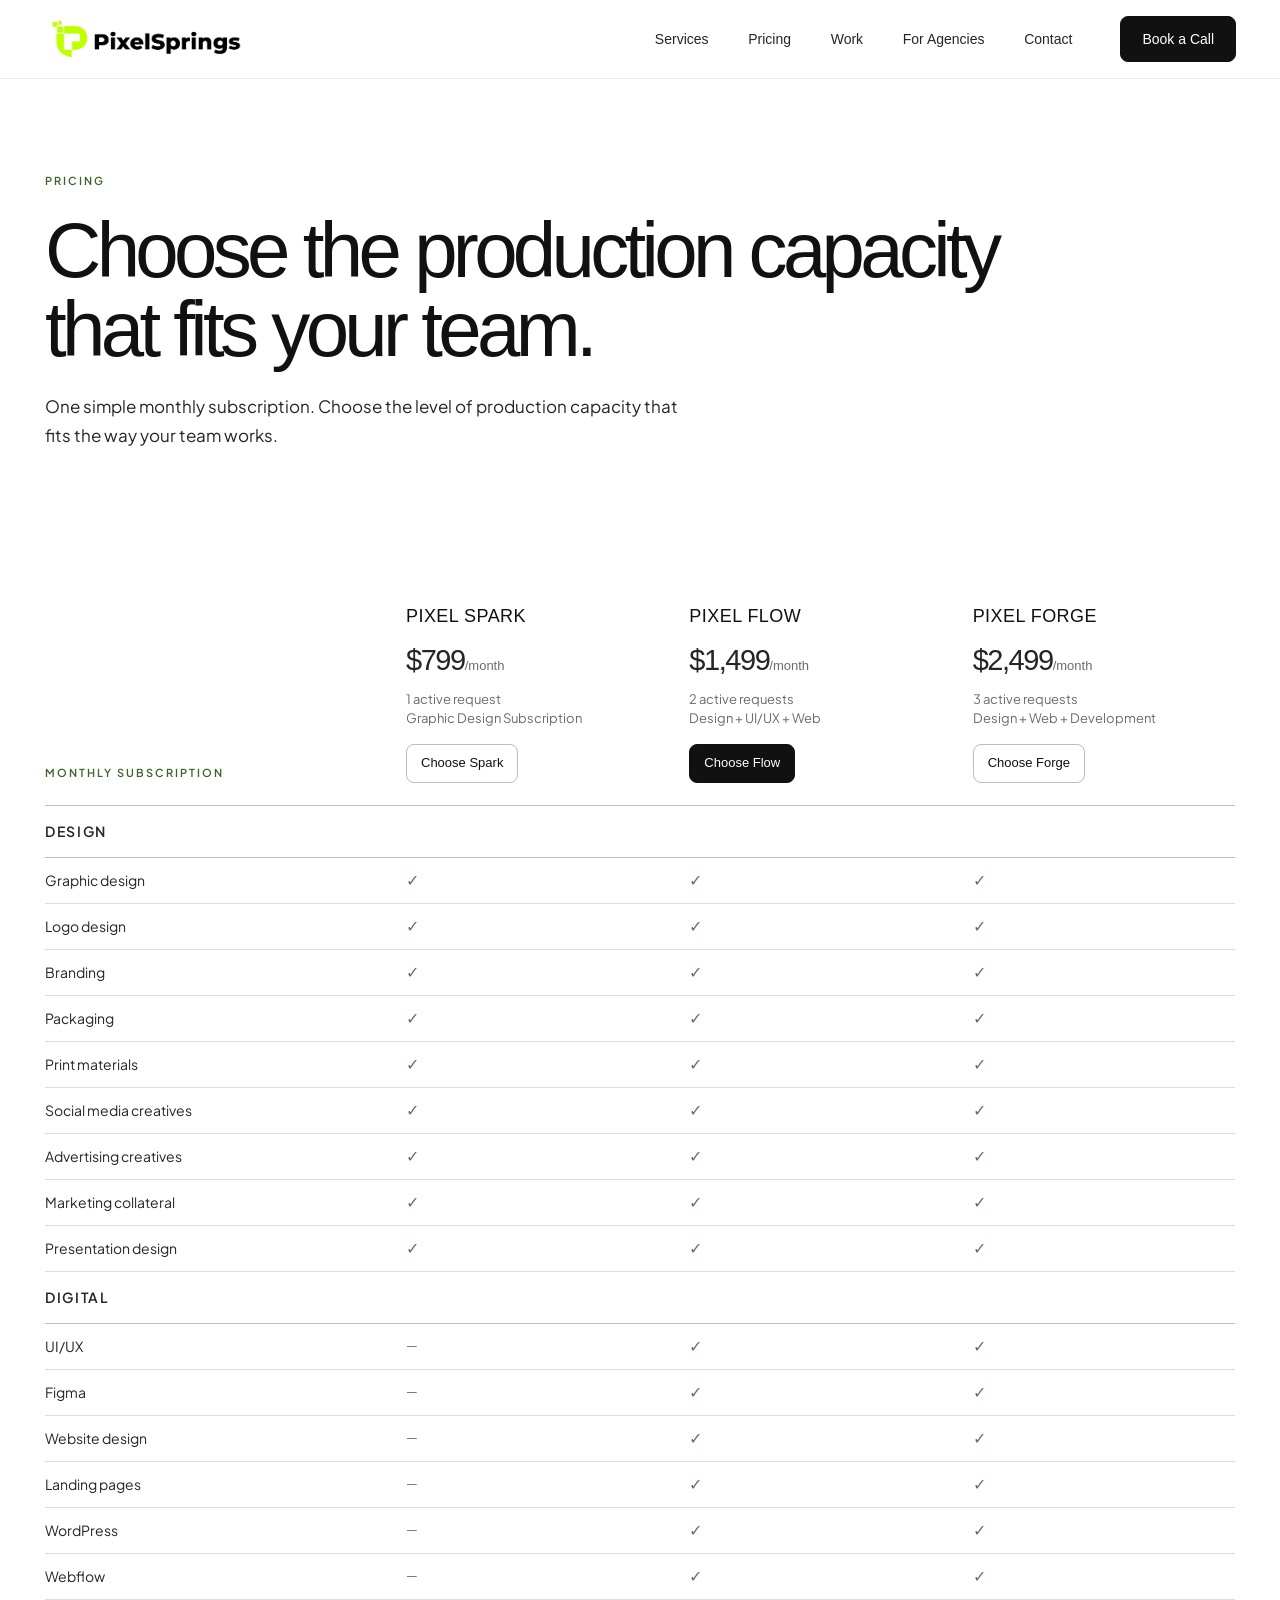
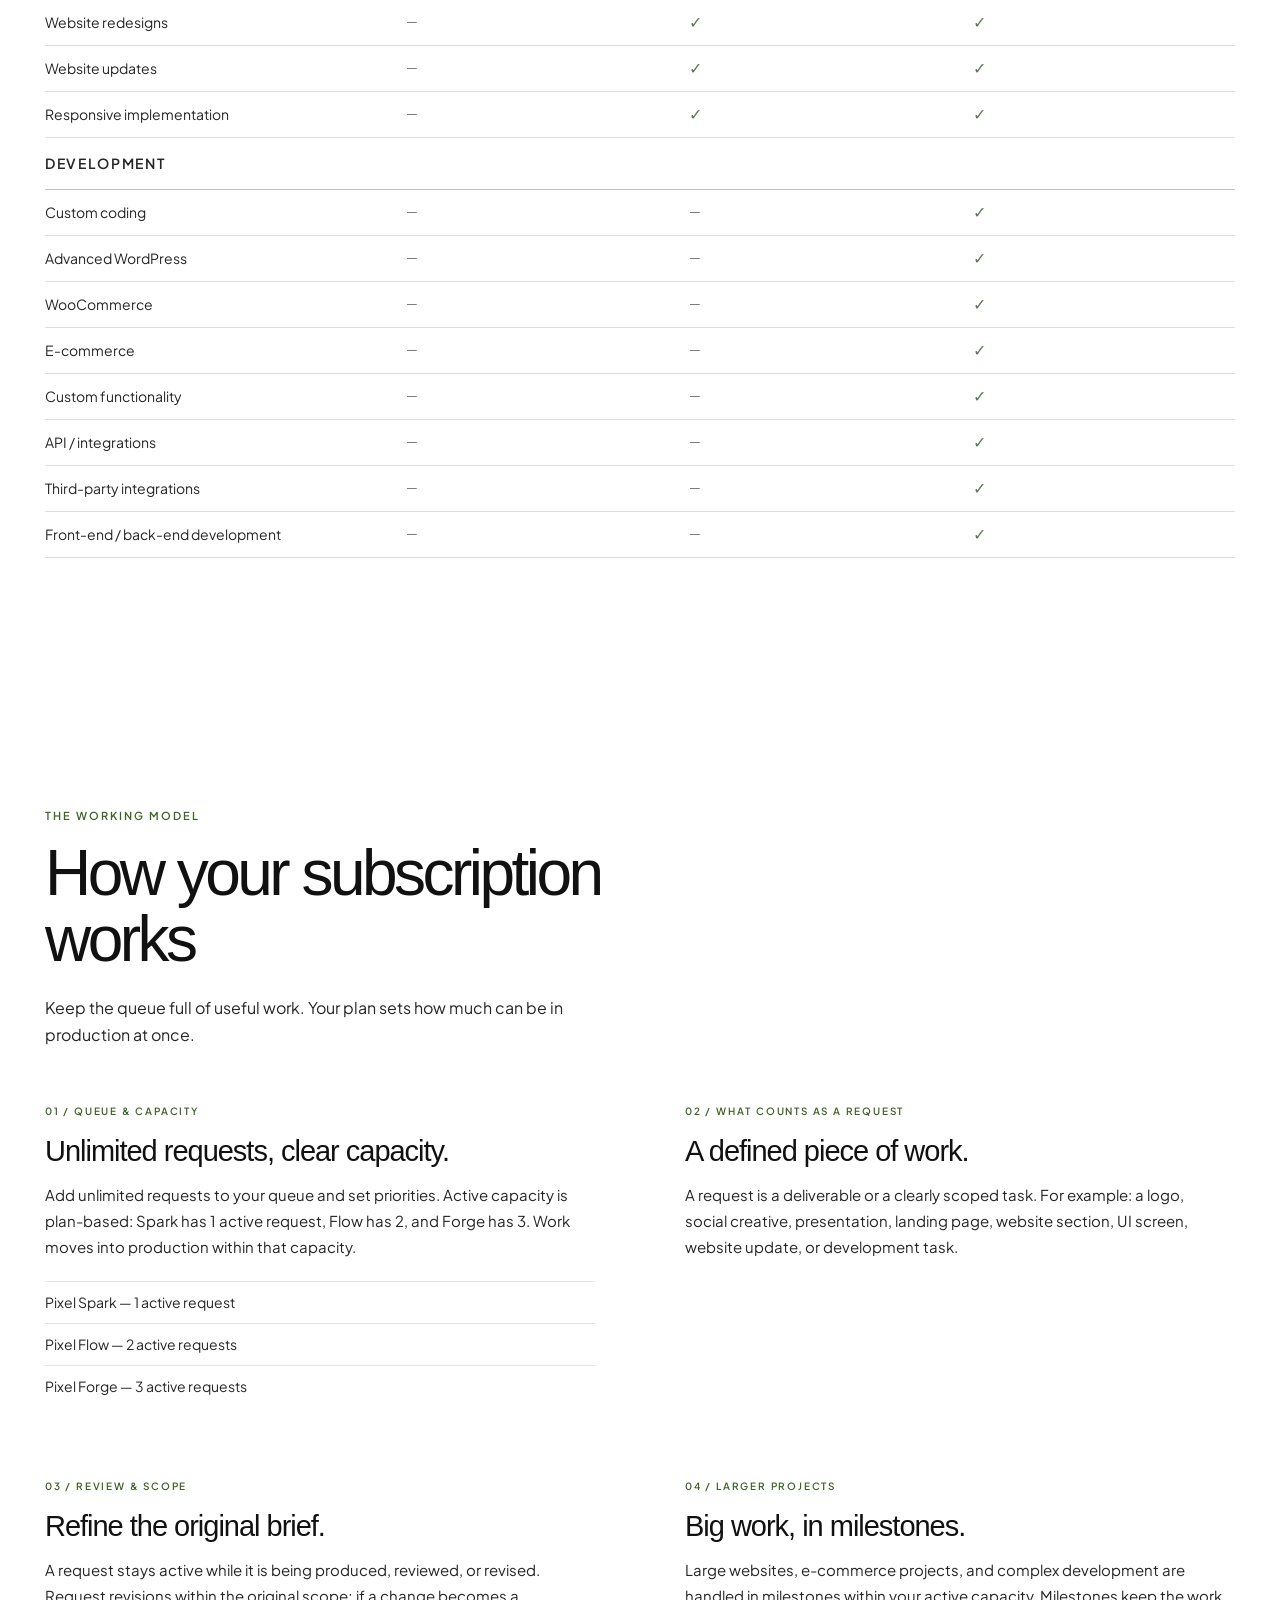
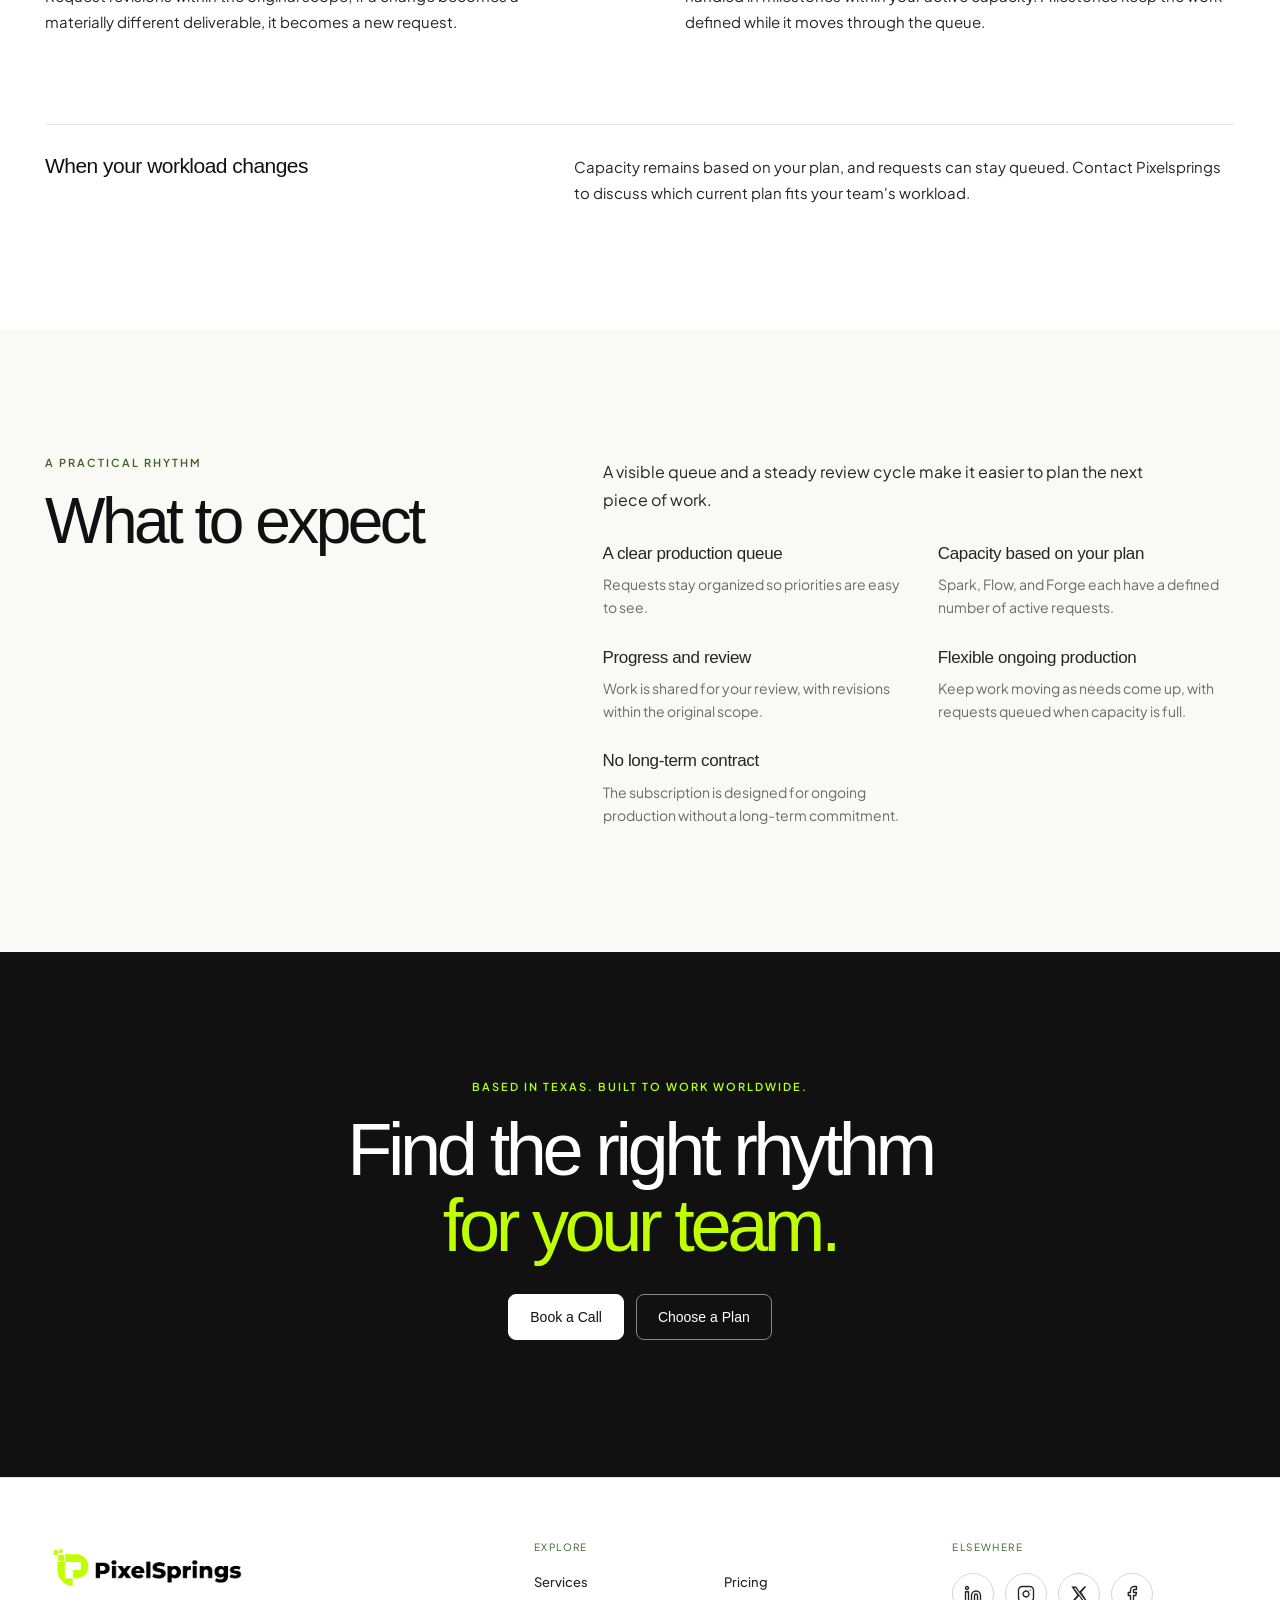
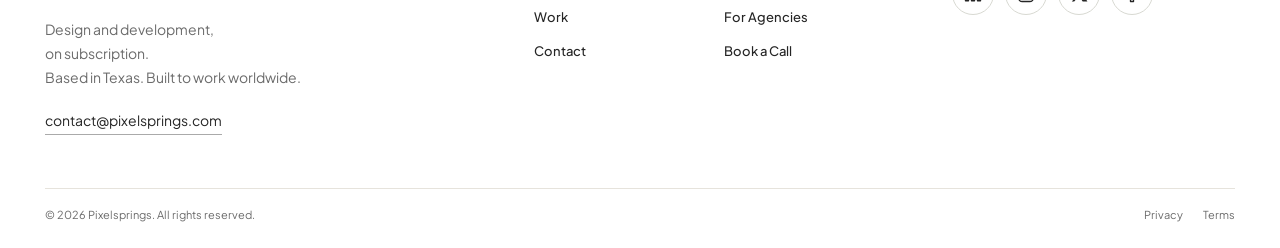
<file: pricing.html>
<!DOCTYPE html><html lang="en-US"><head>
  <meta charset="UTF-8">
  <meta name="viewport" content="width=device-width, initial-scale=1.0, maximum-scale=1">
  <link rel="icon" type="image/svg+xml" href="./assets/images/favicon.svg">
  <link rel="preconnect" href="https://api.fontshare.com">
  <link rel="preconnect" href="https://cdn.fontshare.com" crossorigin="">
  <link rel="preconnect" href="https://fonts.googleapis.com">
  <link rel="preconnect" href="https://fonts.gstatic.com" crossorigin="">
  <title>Pricing — Pixelsprings</title>
<meta name="robots" content="max-image-preview:large">
<link rel="dns-prefetch" href="//api.fontshare.com">
<link rel="dns-prefetch" href="//fonts.googleapis.com">
<link rel="alternate" type="application/rss+xml" title="PixelSprings » Feed" href="https://pixelsprings.com/feed/">
<link rel="alternate" type="application/rss+xml" title="PixelSprings » Comments Feed" href="https://pixelsprings.com/comments/feed/">
<link rel="alternate" title="oEmbed (JSON)" type="application/json+oembed" href="https://pixelsprings.com/wp-json/oembed/1.0/embed?url=https%3A%2F%2Fpixelsprings.com%2Fpricing%2F">
<link rel="alternate" title="oEmbed (XML)" type="text/xml+oembed" href="https://pixelsprings.com/wp-json/oembed/1.0/embed?url=https%3A%2F%2Fpixelsprings.com%2Fpricing%2F&amp;format=xml">
		<!-- This site uses the Google Analytics by MonsterInsights plugin v11.3.0 - Using Analytics tracking - https://www.monsterinsights.com/ -->
		<!-- Note: MonsterInsights is not currently configured on this site. The site owner needs to authenticate with Google Analytics in the MonsterInsights settings panel. -->
					<!-- No tracking code set -->
				<!-- / Google Analytics by MonsterInsights -->
		<style id="wp-img-auto-sizes-contain-inline-css">
img:is([sizes=auto i],[sizes^="auto," i]){contain-intrinsic-size:3000px 1500px}
/*# sourceURL=wp-img-auto-sizes-contain-inline-css */
</style>
<style id="wp-emoji-styles-inline-css">

	img.wp-smiley, img.emoji {
		display: inline !important;
		border: none !important;
		box-shadow: none !important;
		height: 1em !important;
		width: 1em !important;
		margin: 0 0.07em !important;
		vertical-align: -0.1em !important;
		background: none !important;
		padding: 0 !important;
	}
/*# sourceURL=wp-emoji-styles-inline-css */
</style>
<style id="wp-block-library-inline-css">
:root{--wp-block-synced-color:#7a00df;--wp-block-synced-color--rgb:122,0,223;--wp-bound-block-color:var(--wp-block-synced-color);--wp-editor-canvas-background:#ddd;--wp-admin-theme-color:#007cba;--wp-admin-theme-color--rgb:0,124,186;--wp-admin-theme-color-darker-10:#006ba1;--wp-admin-theme-color-darker-10--rgb:0,107,160.5;--wp-admin-theme-color-darker-20:#005a87;--wp-admin-theme-color-darker-20--rgb:0,90,135;--wp-admin-border-width-focus:2px}@media (min-resolution:192dpi){:root{--wp-admin-border-width-focus:1.5px}}.wp-element-button{cursor:pointer}:root .has-very-light-gray-background-color{background-color:#eee}:root .has-very-dark-gray-background-color{background-color:#313131}:root .has-very-light-gray-color{color:#eee}:root .has-very-dark-gray-color{color:#313131}:root .has-vivid-green-cyan-to-vivid-cyan-blue-gradient-background{background:linear-gradient(135deg,#00d084,#0693e3)}:root .has-purple-crush-gradient-background{background:linear-gradient(135deg,#34e2e4,#4721fb 50%,#ab1dfe)}:root .has-hazy-dawn-gradient-background{background:linear-gradient(135deg,#faaca8,#dad0ec)}:root .has-subdued-olive-gradient-background{background:linear-gradient(135deg,#fafae1,#67a671)}:root .has-atomic-cream-gradient-background{background:linear-gradient(135deg,#fdd79a,#004a59)}:root .has-nightshade-gradient-background{background:linear-gradient(135deg,#330968,#31cdcf)}:root .has-midnight-gradient-background{background:linear-gradient(135deg,#020381,#2874fc)}:root{--wp--preset--font-size--normal:16px;--wp--preset--font-size--huge:42px}.has-regular-font-size{font-size:1em}.has-larger-font-size{font-size:2.625em}.has-normal-font-size{font-size:var(--wp--preset--font-size--normal)}.has-huge-font-size{font-size:var(--wp--preset--font-size--huge)}:root .has-text-align-center{text-align:center}:root .has-text-align-left{text-align:left}:root .has-text-align-right{text-align:right}.has-fit-text{white-space:nowrap!important}#end-resizable-editor-section{display:none}.aligncenter{clear:both}.items-justified-left{justify-content:flex-start}.items-justified-center{justify-content:center}.items-justified-right{justify-content:flex-end}.items-justified-space-between{justify-content:space-between}.screen-reader-text{word-wrap:normal!important;border:0;clip-path:inset(50%);height:1px;margin:-1px;overflow:hidden;padding:0;position:absolute;width:1px;word-break:normal!important}.screen-reader-text:focus{background-color:#ddd;clip-path:none;color:#444;display:block;font-size:1em;height:auto;left:5px;line-height:normal;padding:15px 23px 14px;text-decoration:none;top:5px;width:auto;z-index:100000}html :where(.has-border-color){border-style:solid}html :where([style^=border-color],[style*=";border-color"],[style*="; border-color"]){border-style:solid}html :where([style^=border-top-color],[style*=";border-top-color"],[style*="; border-top-color"]){border-top-style:solid}html :where([style^=border-right-color],[style*=";border-right-color"],[style*="; border-right-color"]){border-right-style:solid}html :where([style^=border-bottom-color],[style*=";border-bottom-color"],[style*="; border-bottom-color"]){border-bottom-style:solid}html :where([style^=border-left-color],[style*=";border-left-color"],[style*="; border-left-color"]){border-left-style:solid}html :where([style^=border-width],[style*=";border-width"],[style*="; border-width"]){border-style:solid}html :where([style^=border-top-width],[style*=";border-top-width"],[style*="; border-top-width"]){border-top-style:solid}html :where([style^=border-right-width],[style*=";border-right-width"],[style*="; border-right-width"]){border-right-style:solid}html :where([style^=border-bottom-width],[style*=";border-bottom-width"],[style*="; border-bottom-width"]){border-bottom-style:solid}html :where([style^=border-left-width],[style*=";border-left-width"],[style*="; border-left-width"]){border-left-style:solid}html :where(img[class*=wp-image-]){height:auto;max-width:100%}:where(figure){margin:0 0 1em}html :where(.is-position-sticky){--wp-admin--admin-bar--position-offset:var(--wp-admin--admin-bar--height,0px)}@media screen and (max-width:600px){html :where(.is-position-sticky){--wp-admin--admin-bar--position-offset:0px}}

/*# sourceURL=/wp-includes/css/dist/block-library/common.min.css */
</style>
<style id="classic-theme-styles-inline-css">
/*! This file is auto-generated */
.wp-block-button__link{color:#fff;background-color:#32373c;border-radius:9999px;box-shadow:none;text-decoration:none;padding:calc(.667em + 2px) calc(1.333em + 2px);font-size:1.125em}.wp-block-file__button{background:#32373c;color:#fff;text-decoration:none}
/*# sourceURL=/wp-includes/css/classic-themes.min.css */
</style>

<style id="global-styles-inline-css">
:root{--wp--preset--aspect-ratio--square: 1;--wp--preset--aspect-ratio--4-3: 4/3;--wp--preset--aspect-ratio--3-4: 3/4;--wp--preset--aspect-ratio--3-2: 3/2;--wp--preset--aspect-ratio--2-3: 2/3;--wp--preset--aspect-ratio--16-9: 16/9;--wp--preset--aspect-ratio--9-16: 9/16;--wp--preset--color--black: #000000;--wp--preset--color--cyan-bluish-gray: #abb8c3;--wp--preset--color--white: #ffffff;--wp--preset--color--pale-pink: #f78da7;--wp--preset--color--vivid-red: #cf2e2e;--wp--preset--color--luminous-vivid-orange: #ff6900;--wp--preset--color--luminous-vivid-amber: #fcb900;--wp--preset--color--light-green-cyan: #7bdcb5;--wp--preset--color--vivid-green-cyan: #00d084;--wp--preset--color--pale-cyan-blue: #8ed1fc;--wp--preset--color--vivid-cyan-blue: #0693e3;--wp--preset--color--vivid-purple: #9b51e0;--wp--preset--gradient--vivid-cyan-blue-to-vivid-purple: linear-gradient(135deg,rgb(6,147,227) 0%,rgb(155,81,224) 100%);--wp--preset--gradient--light-green-cyan-to-vivid-green-cyan: linear-gradient(135deg,rgb(122,220,180) 0%,rgb(0,208,130) 100%);--wp--preset--gradient--luminous-vivid-amber-to-luminous-vivid-orange: linear-gradient(135deg,rgb(252,185,0) 0%,rgb(255,105,0) 100%);--wp--preset--gradient--luminous-vivid-orange-to-vivid-red: linear-gradient(135deg,rgb(255,105,0) 0%,rgb(207,46,46) 100%);--wp--preset--gradient--very-light-gray-to-cyan-bluish-gray: linear-gradient(135deg,rgb(238,238,238) 0%,rgb(169,184,195) 100%);--wp--preset--gradient--cool-to-warm-spectrum: linear-gradient(135deg,rgb(74,234,220) 0%,rgb(151,120,209) 20%,rgb(207,42,186) 40%,rgb(238,44,130) 60%,rgb(251,105,98) 80%,rgb(254,248,76) 100%);--wp--preset--gradient--blush-light-purple: linear-gradient(135deg,rgb(255,206,236) 0%,rgb(152,150,240) 100%);--wp--preset--gradient--blush-bordeaux: linear-gradient(135deg,rgb(254,205,165) 0%,rgb(254,45,45) 50%,rgb(107,0,62) 100%);--wp--preset--gradient--luminous-dusk: linear-gradient(135deg,rgb(255,203,112) 0%,rgb(199,81,192) 50%,rgb(65,88,208) 100%);--wp--preset--gradient--pale-ocean: linear-gradient(135deg,rgb(255,245,203) 0%,rgb(182,227,212) 50%,rgb(51,167,181) 100%);--wp--preset--gradient--electric-grass: linear-gradient(135deg,rgb(202,248,128) 0%,rgb(113,206,126) 100%);--wp--preset--gradient--midnight: linear-gradient(135deg,rgb(2,3,129) 0%,rgb(40,116,252) 100%);--wp--preset--font-size--small: 13px;--wp--preset--font-size--medium: 20px;--wp--preset--font-size--large: 36px;--wp--preset--font-size--x-large: 42px;--wp--preset--spacing--20: 0.44rem;--wp--preset--spacing--30: 0.67rem;--wp--preset--spacing--40: 1rem;--wp--preset--spacing--50: 1.5rem;--wp--preset--spacing--60: 2.25rem;--wp--preset--spacing--70: 3.38rem;--wp--preset--spacing--80: 5.06rem;--wp--preset--shadow--natural: 6px 6px 9px rgba(0, 0, 0, 0.2);--wp--preset--shadow--deep: 12px 12px 50px rgba(0, 0, 0, 0.4);--wp--preset--shadow--sharp: 6px 6px 0px rgba(0, 0, 0, 0.2);--wp--preset--shadow--outlined: 6px 6px 0px -3px rgb(255, 255, 255), 6px 6px rgb(0, 0, 0);--wp--preset--shadow--crisp: 6px 6px 0px rgb(0, 0, 0);}.wp-block-button{--wp--preset--dimension--25: 25%;--wp--preset--dimension--50: 50%;--wp--preset--dimension--75: 75%;--wp--preset--dimension--100: 100%;}:where(body) { margin: 0; }:where(.is-layout-flex){gap: 0.5em;}:where(.is-layout-grid){gap: 0.5em;}body .is-layout-flex{display: flex;}.is-layout-flex{flex-wrap: wrap;align-items: center;}.is-layout-flex > :is(*, div){margin: 0;}body .is-layout-grid{display: grid;}.is-layout-grid > :is(*, div){margin: 0;}body{padding-top: 0px;padding-right: 0px;padding-bottom: 0px;padding-left: 0px;}:root :where(.wp-element-button, .wp-block-button__link){background-color: #32373c;border-width: 0;color: #fff;font-family: inherit;font-size: inherit;font-style: inherit;font-weight: inherit;letter-spacing: inherit;line-height: inherit;padding-top: calc(0.667em + 2px);padding-right: calc(1.333em + 2px);padding-bottom: calc(0.667em + 2px);padding-left: calc(1.333em + 2px);text-decoration: none;text-transform: inherit;}.has-black-color{color: var(--wp--preset--color--black) !important;}.has-cyan-bluish-gray-color{color: var(--wp--preset--color--cyan-bluish-gray) !important;}.has-white-color{color: var(--wp--preset--color--white) !important;}.has-pale-pink-color{color: var(--wp--preset--color--pale-pink) !important;}.has-vivid-red-color{color: var(--wp--preset--color--vivid-red) !important;}.has-luminous-vivid-orange-color{color: var(--wp--preset--color--luminous-vivid-orange) !important;}.has-luminous-vivid-amber-color{color: var(--wp--preset--color--luminous-vivid-amber) !important;}.has-light-green-cyan-color{color: var(--wp--preset--color--light-green-cyan) !important;}.has-vivid-green-cyan-color{color: var(--wp--preset--color--vivid-green-cyan) !important;}.has-pale-cyan-blue-color{color: var(--wp--preset--color--pale-cyan-blue) !important;}.has-vivid-cyan-blue-color{color: var(--wp--preset--color--vivid-cyan-blue) !important;}.has-vivid-purple-color{color: var(--wp--preset--color--vivid-purple) !important;}.has-black-background-color{background-color: var(--wp--preset--color--black) !important;}.has-cyan-bluish-gray-background-color{background-color: var(--wp--preset--color--cyan-bluish-gray) !important;}.has-white-background-color{background-color: var(--wp--preset--color--white) !important;}.has-pale-pink-background-color{background-color: var(--wp--preset--color--pale-pink) !important;}.has-vivid-red-background-color{background-color: var(--wp--preset--color--vivid-red) !important;}.has-luminous-vivid-orange-background-color{background-color: var(--wp--preset--color--luminous-vivid-orange) !important;}.has-luminous-vivid-amber-background-color{background-color: var(--wp--preset--color--luminous-vivid-amber) !important;}.has-light-green-cyan-background-color{background-color: var(--wp--preset--color--light-green-cyan) !important;}.has-vivid-green-cyan-background-color{background-color: var(--wp--preset--color--vivid-green-cyan) !important;}.has-pale-cyan-blue-background-color{background-color: var(--wp--preset--color--pale-cyan-blue) !important;}.has-vivid-cyan-blue-background-color{background-color: var(--wp--preset--color--vivid-cyan-blue) !important;}.has-vivid-purple-background-color{background-color: var(--wp--preset--color--vivid-purple) !important;}.has-black-border-color{border-color: var(--wp--preset--color--black) !important;}.has-cyan-bluish-gray-border-color{border-color: var(--wp--preset--color--cyan-bluish-gray) !important;}.has-white-border-color{border-color: var(--wp--preset--color--white) !important;}.has-pale-pink-border-color{border-color: var(--wp--preset--color--pale-pink) !important;}.has-vivid-red-border-color{border-color: var(--wp--preset--color--vivid-red) !important;}.has-luminous-vivid-orange-border-color{border-color: var(--wp--preset--color--luminous-vivid-orange) !important;}.has-luminous-vivid-amber-border-color{border-color: var(--wp--preset--color--luminous-vivid-amber) !important;}.has-light-green-cyan-border-color{border-color: var(--wp--preset--color--light-green-cyan) !important;}.has-vivid-green-cyan-border-color{border-color: var(--wp--preset--color--vivid-green-cyan) !important;}.has-pale-cyan-blue-border-color{border-color: var(--wp--preset--color--pale-cyan-blue) !important;}.has-vivid-cyan-blue-border-color{border-color: var(--wp--preset--color--vivid-cyan-blue) !important;}.has-vivid-purple-border-color{border-color: var(--wp--preset--color--vivid-purple) !important;}.has-vivid-cyan-blue-to-vivid-purple-gradient-background{background: var(--wp--preset--gradient--vivid-cyan-blue-to-vivid-purple) !important;}.has-light-green-cyan-to-vivid-green-cyan-gradient-background{background: var(--wp--preset--gradient--light-green-cyan-to-vivid-green-cyan) !important;}.has-luminous-vivid-amber-to-luminous-vivid-orange-gradient-background{background: var(--wp--preset--gradient--luminous-vivid-amber-to-luminous-vivid-orange) !important;}.has-luminous-vivid-orange-to-vivid-red-gradient-background{background: var(--wp--preset--gradient--luminous-vivid-orange-to-vivid-red) !important;}.has-very-light-gray-to-cyan-bluish-gray-gradient-background{background: var(--wp--preset--gradient--very-light-gray-to-cyan-bluish-gray) !important;}.has-cool-to-warm-spectrum-gradient-background{background: var(--wp--preset--gradient--cool-to-warm-spectrum) !important;}.has-blush-light-purple-gradient-background{background: var(--wp--preset--gradient--blush-light-purple) !important;}.has-blush-bordeaux-gradient-background{background: var(--wp--preset--gradient--blush-bordeaux) !important;}.has-luminous-dusk-gradient-background{background: var(--wp--preset--gradient--luminous-dusk) !important;}.has-pale-ocean-gradient-background{background: var(--wp--preset--gradient--pale-ocean) !important;}.has-electric-grass-gradient-background{background: var(--wp--preset--gradient--electric-grass) !important;}.has-midnight-gradient-background{background: var(--wp--preset--gradient--midnight) !important;}.has-small-font-size{font-size: var(--wp--preset--font-size--small) !important;}.has-medium-font-size{font-size: var(--wp--preset--font-size--medium) !important;}.has-large-font-size{font-size: var(--wp--preset--font-size--large) !important;}.has-x-large-font-size{font-size: var(--wp--preset--font-size--x-large) !important;}
/*# sourceURL=global-styles-inline-css */
</style>

<link rel="stylesheet" id="fontshare-satoshi-css" href="https://api.fontshare.com/v2/css?f%5B%5D=satoshi@400,500,600,700&amp;display=swap" media="all">
<link rel="stylesheet" id="google-jakarta-css" href="https://fonts.googleapis.com/css2?family=Plus+Jakarta+Sans:wght@400;500;600;700&amp;display=swap" media="all">
<link rel="stylesheet" id="pixelsprings-main-css" href="./assets/css/main.css?ver=2.0.0" media="all">
<link rel="stylesheet" id="pixelsprings-style-css" href="./assets/css/main.css?ver=2.0.0" media="all">
<link rel="https://api.w.org/" href="https://pixelsprings.com/wp-json/"><link rel="alternate" title="JSON" type="application/json" href="https://pixelsprings.com/wp-json/wp/v2/pages/9"><link rel="EditURI" type="application/rsd+xml" title="RSD" href="https://pixelsprings.com/xmlrpc.php?rsd">
<link rel="canonical" href="./pricing.html">
<noscript><style id="rocket-lazyload-nojs-css">.rll-youtube-player, [data-lazy-src]{display:none !important;}</style></noscript><script src="https://pixelsprings.com/wp-includes/js/wp-emoji-release.min.js?ver=900d437b42d300ced04f67f21f8acc91" defer=""></script></head>
<body data-rsssl="1" class="wp-singular page-template page-template-page-pricing page-template-page-pricing-php page page-id-9 wp-theme-pixelsprings-editorial">

<div id="top">
  <a class="skip-link" href="#main">Skip to content</a>

  <header class="site-header">
    <div class="header-inner">
      <a class="wordmark" href="./" aria-label="Pixelsprings — home" data-testid="link-brand">
        <img class="wordmark-logo" src="./assets/images/pixelsprings-logo.png" alt="Pixelsprings">
      </a>
      <nav class="nav-links" aria-label="Main navigation">
        <a href="./services.html" data-testid="link-nav-services">Services</a>
        <a href="./pricing.html" data-testid="link-nav-pricing">Pricing</a>
        <a href="./work.html" data-testid="link-nav-work">Work</a>
        <a href="./for-agencies.html" data-testid="link-nav-for-agencies">For Agencies</a>
        <a href="./contact.html" data-testid="link-nav-contact">Contact</a>
      </nav>
      <a class="nav-cta" href="./book-a-call.html" data-testid="link-book-call-nav">Book a Call</a>
      <button class="mobile-toggle" id="mobileMenuToggle" type="button" aria-label="Open navigation menu" aria-expanded="false" aria-controls="mobile-navigation" data-testid="button-mobile-menu">☰</button>
    </div>
    <nav id="mobile-navigation" class="mobile-panel" aria-label="Mobile navigation" style="display: none;" data-testid="mobile-navigation">
      <a href="./services.html">Services</a>
      <a href="./pricing.html">Pricing</a>
      <a href="./work.html">Work</a>
      <a href="./for-agencies.html">For Agencies</a>
      <a href="./contact.html">Contact</a>
      <a class="button button-dark" href="./book-a-call.html">Book a Call</a>
    </nav>
  </header>

<main id="main" class="inner-main">
  <!-- PAGE HERO -->
  <section class="inner-hero inner-hero-left">
    <div class="wrap">
      <div class="eyebrow">Pricing</div>
      <h1>Choose the production capacity<br>that fits your team.</h1>
      <p>One simple monthly subscription. Choose the level of production capacity that fits the way your team works.</p>
    </div>
  </section>

  <!-- PRICING MATRIX -->
  <section id="pricing-plans" class="section pricing inner-pricing">
    <div class="wrap">
      <p class="pricing-scroll-hint">Swipe to compare all three plans <span aria-hidden="true">→</span></p>
      <div class="pricing-scroll" role="region" aria-label="Pricing comparison; scroll horizontally to compare all plans" tabindex="0" data-testid="pricing-comparison">
        <div class="price-table">
          <div class="price-head">
            <div class="price-plan"><span class="eyebrow">Monthly subscription</span></div>
            <div class="price-plan">
              <h3>PIXEL SPARK</h3>
              <div class="price">$799<small>/month</small></div>
              <p>1 active request<br>Graphic Design Subscription</p>
              <a class="button button-light" href="mailto:contact@pixelsprings.com?subject=Pixel%20Spark%20plan" data-testid="link-plan-1">Choose Spark</a>
            </div>
            <div class="price-plan featured">
              <h3>PIXEL FLOW</h3>
              <div class="price">$1,499<small>/month</small></div>
              <p>2 active requests<br>Design + UI/UX + Web</p>
              <a class="button button-dark" href="mailto:contact@pixelsprings.com?subject=Pixel%20Flow%20plan" data-testid="link-plan-2">Choose Flow</a>
            </div>
            <div class="price-plan">
              <h3>PIXEL FORGE</h3>
              <div class="price">$2,499<small>/month</small></div>
              <p>3 active requests<br>Design + Web + Development</p>
              <a class="button button-light" href="mailto:contact@pixelsprings.com?subject=Pixel%20Forge%20plan" data-testid="link-plan-3">Choose Forge</a>
            </div>
          </div>

          <!-- DESIGN CATEGORY -->
          <div class="price-row category"><span>DESIGN</span><span></span><span></span><span></span></div>
                    <div class="price-row" data-testid="row-feature-design-1">
            <span>Graphic design</span>
                        <span role="img" class="yes" aria-label="Included">✓</span>
                        <span role="img" class="yes" aria-label="Included">✓</span>
                        <span role="img" class="yes" aria-label="Included">✓</span>
                      </div>
                    <div class="price-row" data-testid="row-feature-design-2">
            <span>Logo design</span>
                        <span role="img" class="yes" aria-label="Included">✓</span>
                        <span role="img" class="yes" aria-label="Included">✓</span>
                        <span role="img" class="yes" aria-label="Included">✓</span>
                      </div>
                    <div class="price-row" data-testid="row-feature-design-3">
            <span>Branding</span>
                        <span role="img" class="yes" aria-label="Included">✓</span>
                        <span role="img" class="yes" aria-label="Included">✓</span>
                        <span role="img" class="yes" aria-label="Included">✓</span>
                      </div>
                    <div class="price-row" data-testid="row-feature-design-4">
            <span>Packaging</span>
                        <span role="img" class="yes" aria-label="Included">✓</span>
                        <span role="img" class="yes" aria-label="Included">✓</span>
                        <span role="img" class="yes" aria-label="Included">✓</span>
                      </div>
                    <div class="price-row" data-testid="row-feature-design-5">
            <span>Print materials</span>
                        <span role="img" class="yes" aria-label="Included">✓</span>
                        <span role="img" class="yes" aria-label="Included">✓</span>
                        <span role="img" class="yes" aria-label="Included">✓</span>
                      </div>
                    <div class="price-row" data-testid="row-feature-design-6">
            <span>Social media creatives</span>
                        <span role="img" class="yes" aria-label="Included">✓</span>
                        <span role="img" class="yes" aria-label="Included">✓</span>
                        <span role="img" class="yes" aria-label="Included">✓</span>
                      </div>
                    <div class="price-row" data-testid="row-feature-design-7">
            <span>Advertising creatives</span>
                        <span role="img" class="yes" aria-label="Included">✓</span>
                        <span role="img" class="yes" aria-label="Included">✓</span>
                        <span role="img" class="yes" aria-label="Included">✓</span>
                      </div>
                    <div class="price-row" data-testid="row-feature-design-8">
            <span>Marketing collateral</span>
                        <span role="img" class="yes" aria-label="Included">✓</span>
                        <span role="img" class="yes" aria-label="Included">✓</span>
                        <span role="img" class="yes" aria-label="Included">✓</span>
                      </div>
                    <div class="price-row" data-testid="row-feature-design-9">
            <span>Presentation design</span>
                        <span role="img" class="yes" aria-label="Included">✓</span>
                        <span role="img" class="yes" aria-label="Included">✓</span>
                        <span role="img" class="yes" aria-label="Included">✓</span>
                      </div>
          
          <!-- DIGITAL CATEGORY -->
          <div class="price-row category"><span>DIGITAL</span><span></span><span></span><span></span></div>
                    <div class="price-row" data-testid="row-feature-digital-1">
            <span>UI/UX</span>
                        <span role="img" class="not-yet" aria-label="Not included">—</span>
                        <span role="img" class="yes" aria-label="Included">✓</span>
                        <span role="img" class="yes" aria-label="Included">✓</span>
                      </div>
                    <div class="price-row" data-testid="row-feature-digital-2">
            <span>Figma</span>
                        <span role="img" class="not-yet" aria-label="Not included">—</span>
                        <span role="img" class="yes" aria-label="Included">✓</span>
                        <span role="img" class="yes" aria-label="Included">✓</span>
                      </div>
                    <div class="price-row" data-testid="row-feature-digital-3">
            <span>Website design</span>
                        <span role="img" class="not-yet" aria-label="Not included">—</span>
                        <span role="img" class="yes" aria-label="Included">✓</span>
                        <span role="img" class="yes" aria-label="Included">✓</span>
                      </div>
                    <div class="price-row" data-testid="row-feature-digital-4">
            <span>Landing pages</span>
                        <span role="img" class="not-yet" aria-label="Not included">—</span>
                        <span role="img" class="yes" aria-label="Included">✓</span>
                        <span role="img" class="yes" aria-label="Included">✓</span>
                      </div>
                    <div class="price-row" data-testid="row-feature-digital-5">
            <span>WordPress</span>
                        <span role="img" class="not-yet" aria-label="Not included">—</span>
                        <span role="img" class="yes" aria-label="Included">✓</span>
                        <span role="img" class="yes" aria-label="Included">✓</span>
                      </div>
                    <div class="price-row" data-testid="row-feature-digital-6">
            <span>Webflow</span>
                        <span role="img" class="not-yet" aria-label="Not included">—</span>
                        <span role="img" class="yes" aria-label="Included">✓</span>
                        <span role="img" class="yes" aria-label="Included">✓</span>
                      </div>
                    <div class="price-row" data-testid="row-feature-digital-7">
            <span>Website redesigns</span>
                        <span role="img" class="not-yet" aria-label="Not included">—</span>
                        <span role="img" class="yes" aria-label="Included">✓</span>
                        <span role="img" class="yes" aria-label="Included">✓</span>
                      </div>
                    <div class="price-row" data-testid="row-feature-digital-8">
            <span>Website updates</span>
                        <span role="img" class="not-yet" aria-label="Not included">—</span>
                        <span role="img" class="yes" aria-label="Included">✓</span>
                        <span role="img" class="yes" aria-label="Included">✓</span>
                      </div>
                    <div class="price-row" data-testid="row-feature-digital-9">
            <span>Responsive implementation</span>
                        <span role="img" class="not-yet" aria-label="Not included">—</span>
                        <span role="img" class="yes" aria-label="Included">✓</span>
                        <span role="img" class="yes" aria-label="Included">✓</span>
                      </div>
          
          <!-- DEVELOPMENT CATEGORY -->
          <div class="price-row category"><span>DEVELOPMENT</span><span></span><span></span><span></span></div>
                    <div class="price-row" data-testid="row-feature-development-1">
            <span>Custom coding</span>
                        <span role="img" class="not-yet" aria-label="Not included">—</span>
                        <span role="img" class="not-yet" aria-label="Not included">—</span>
                        <span role="img" class="yes" aria-label="Included">✓</span>
                      </div>
                    <div class="price-row" data-testid="row-feature-development-2">
            <span>Advanced WordPress</span>
                        <span role="img" class="not-yet" aria-label="Not included">—</span>
                        <span role="img" class="not-yet" aria-label="Not included">—</span>
                        <span role="img" class="yes" aria-label="Included">✓</span>
                      </div>
                    <div class="price-row" data-testid="row-feature-development-3">
            <span>WooCommerce</span>
                        <span role="img" class="not-yet" aria-label="Not included">—</span>
                        <span role="img" class="not-yet" aria-label="Not included">—</span>
                        <span role="img" class="yes" aria-label="Included">✓</span>
                      </div>
                    <div class="price-row" data-testid="row-feature-development-4">
            <span>E-commerce</span>
                        <span role="img" class="not-yet" aria-label="Not included">—</span>
                        <span role="img" class="not-yet" aria-label="Not included">—</span>
                        <span role="img" class="yes" aria-label="Included">✓</span>
                      </div>
                    <div class="price-row" data-testid="row-feature-development-5">
            <span>Custom functionality</span>
                        <span role="img" class="not-yet" aria-label="Not included">—</span>
                        <span role="img" class="not-yet" aria-label="Not included">—</span>
                        <span role="img" class="yes" aria-label="Included">✓</span>
                      </div>
                    <div class="price-row" data-testid="row-feature-development-6">
            <span>API / integrations</span>
                        <span role="img" class="not-yet" aria-label="Not included">—</span>
                        <span role="img" class="not-yet" aria-label="Not included">—</span>
                        <span role="img" class="yes" aria-label="Included">✓</span>
                      </div>
                    <div class="price-row" data-testid="row-feature-development-7">
            <span>Third-party integrations</span>
                        <span role="img" class="not-yet" aria-label="Not included">—</span>
                        <span role="img" class="not-yet" aria-label="Not included">—</span>
                        <span role="img" class="yes" aria-label="Included">✓</span>
                      </div>
                    <div class="price-row" data-testid="row-feature-development-8">
            <span>Front-end / back-end development</span>
                        <span role="img" class="not-yet" aria-label="Not included">—</span>
                        <span role="img" class="not-yet" aria-label="Not included">—</span>
                        <span role="img" class="yes" aria-label="Included">✓</span>
                      </div>
                  </div>
      </div>
    </div>
  </section>

  <!-- THE WORKING MODEL -->
  <section class="section pricing-details" aria-labelledby="subscription-works-title">
    <div class="wrap">
      <div class="editorial-heading">
        <div class="eyebrow">The working model</div>
        <h2 id="subscription-works-title">How your subscription works</h2>
        <p>Keep the queue full of useful work. Your plan sets how much can be in production at once.</p>
      </div>
      <div class="pricing-detail-grid">
        <article>
          <div class="eyebrow">01 / Queue &amp; capacity</div>
          <h3>Unlimited requests, clear capacity.</h3>
          <p>Add unlimited requests to your queue and set priorities. Active capacity is plan-based: Spark has 1 active request, Flow has 2, and Forge has 3. Work moves into production within that capacity.</p>
          <ul class="detail-list">
            <li>Pixel Spark — 1 active request</li>
            <li>Pixel Flow — 2 active requests</li>
            <li>Pixel Forge — 3 active requests</li>
          </ul>
        </article>
        <article>
          <div class="eyebrow">02 / What counts as a request</div>
          <h3>A defined piece of work.</h3>
          <p>A request is a deliverable or a clearly scoped task. For example: a logo, social creative, presentation, landing page, website section, UI screen, website update, or development task.</p>
        </article>
        <article>
          <div class="eyebrow">03 / Review &amp; scope</div>
          <h3>Refine the original brief.</h3>
          <p>A request stays active while it is being produced, reviewed, or revised. Request revisions within the original scope; if a change becomes a materially different deliverable, it becomes a new request.</p>
        </article>
        <article>
          <div class="eyebrow">04 / Larger projects</div>
          <h3>Big work, in milestones.</h3>
          <p>Large websites, e-commerce projects, and complex development are handled in milestones within your active capacity. Milestones keep the work defined while it moves through the queue.</p>
        </article>
      </div>
      <div class="workload-note">
        <h3>When your workload changes</h3>
        <p>Capacity remains based on your plan, and requests can stay queued. Contact Pixelsprings to discuss which current plan fits your team's workload.</p>
      </div>
    </div>
  </section>

  <!-- EXPECTATIONS -->
  <section class="section pricing-expectations" aria-labelledby="expect-title">
    <div class="wrap expectation-layout">
      <div class="expectation-heading">
        <div class="eyebrow">A practical rhythm</div>
        <h2 id="expect-title">What to expect</h2>
      </div>
      <div class="expectation-content">
        <p class="expectation-lede">A visible queue and a steady review cycle make it easier to plan the next piece of work.</p>
        <ul class="expectation-list">
          <li><strong>A clear production queue</strong><span>Requests stay organized so priorities are easy to see.</span></li>
          <li><strong>Capacity based on your plan</strong><span>Spark, Flow, and Forge each have a defined number of active requests.</span></li>
          <li><strong>Progress and review</strong><span>Work is shared for your review, with revisions within the original scope.</span></li>
          <li><strong>Flexible ongoing production</strong><span>Keep work moving as needs come up, with requests queued when capacity is full.</span></li>
          <li><strong>No long-term contract</strong><span>The subscription is designed for ongoing production without a long-term commitment.</span></li>
        </ul>
      </div>
    </div>
  </section>

  <!-- CLOSING CTA -->
  <section class="final-cta inner-final-cta">
    <div class="eyebrow">Based in Texas. Built to work worldwide.</div>
    <h2>Find the right rhythm<br><span class="cta-highlight">for your team.</span></h2>
    <div class="final-actions">
      <a class="button button-dark" href="./book-a-call.html">Book a Call</a>
      <a class="button button-light" href="#pricing-plans">Choose a Plan</a>
    </div>
  </section>
</main>

    <footer class="site-footer">
      <div class="wrap">
        <div class="footer-main">
          <div class="footer-brand">
            <a class="wordmark" href="./" aria-label="Pixelsprings — home" data-testid="link-footer-brand">
              <img class="wordmark-logo" src="./assets/images/pixelsprings-logo.png" alt="Pixelsprings">
            </a>
            <p>Design and development,<br>on subscription.<br>Based in Texas. Built to work worldwide.</p>
            <a class="footer-email" href="mailto:contact@pixelsprings.com" data-testid="link-footer-email">contact@pixelsprings.com</a>
          </div>
          <div>
            <div class="footer-label">Explore</div>
            <nav class="footer-nav" aria-label="Footer navigation">
              <a href="./services.html" data-testid="link-footer-services">Services</a>
              <a href="./pricing.html" data-testid="link-footer-pricing">Pricing</a>
              <a href="./work.html" data-testid="link-footer-work">Work</a>
              <a href="./for-agencies.html" data-testid="link-footer-agencies">For Agencies</a>
              <a href="./contact.html" data-testid="link-footer-contact">Contact</a>
              <a href="./book-a-call.html" data-testid="link-footer-book-call">Book a Call</a>
            </nav>
          </div>
          <div>
            <div class="footer-label">Elsewhere</div>
            <div class="footer-social">
              <a href="https://www.linkedin.com/" target="_blank" rel="noreferrer" aria-label="LinkedIn (opens in a new tab)" data-testid="link-social-linkedin">
                <svg xmlns="http://www.w3.org/2000/svg" width="24" height="24" viewBox="0 0 24 24" fill="none" stroke="currentColor" stroke-width="2" stroke-linecap="round" stroke-linejoin="round"><path d="M16 8a6 6 0 0 1 6 6v7h-4v-7a2 2 0 0 0-2-2 2 2 0 0 0-2 2v7h-4v-7a6 6 0 0 1 6-6z"></path><rect width="4" height="12" x="2" y="9"></rect><circle cx="4" cy="4" r="2"></circle></svg>
              </a>
              <a href="https://www.instagram.com/" target="_blank" rel="noreferrer" aria-label="Instagram (opens in a new tab)" data-testid="link-social-instagram">
                <svg xmlns="http://www.w3.org/2000/svg" width="24" height="24" viewBox="0 0 24 24" fill="none" stroke="currentColor" stroke-width="2" stroke-linecap="round" stroke-linejoin="round"><rect width="20" height="20" x="2" y="2" rx="5" ry="5"></rect><path d="M16 11.37A4 4 0 1 1 12.63 8 4 4 0 0 1 16 11.37z"></path><line x1="17.5" x2="17.51" y1="6.5" y2="6.5"></line></svg>
              </a>
              <a href="https://x.com/" target="_blank" rel="noreferrer" aria-label="X (opens in a new tab)" data-testid="link-social-x">
                <svg viewBox="0 0 24 24" aria-hidden="true"><path d="M18.9 2H22l-6.8 7.8L23.2 22h-6.3L12 14.6 5.6 22H2.4l7.3-8.4L1.8 2h6.4l4.5 6.8L18.9 2Zm-1.1 18h1.7L7.3 3.9H5.5L17.8 20Z"></path></svg>
              </a>
              <a href="https://www.facebook.com/" target="_blank" rel="noreferrer" aria-label="Facebook (opens in a new tab)" data-testid="link-social-facebook">
                <svg xmlns="http://www.w3.org/2000/svg" width="24" height="24" viewBox="0 0 24 24" fill="none" stroke="currentColor" stroke-width="2" stroke-linecap="round" stroke-linejoin="round"><path d="M18 2h-3a5 5 0 0 0-5 5v3H7v4h3v8h4v-8h3l1-4h-4V7a1 1 0 0 1 1-1h3z"></path></svg>
              </a>
            </div>
          </div>
        </div>
        <div class="footer-bottom">
          <span>© 2026 Pixelsprings. All rights reserved.</span>
          <div class="footer-legal">
            <a href="mailto:contact@pixelsprings.com?subject=Privacy%20enquiry" data-testid="link-footer-privacy">Privacy</a>
            <a href="mailto:contact@pixelsprings.com?subject=Terms%20enquiry" data-testid="link-footer-terms">Terms</a>
          </div>
        </div>
      </div>
    </footer>
  </div>

  <!-- Toast Notification Container -->
  <div id="toastContainer" class="toast-container"></div>

  <!-- Accessible Lightbox Modal -->
  <div id="projectLightbox" class="project-lightbox" style="display: none;" role="presentation">
    <div class="lightbox-inner" role="dialog" aria-modal="true" aria-label="Portfolio image preview">
      <button id="lightboxClose" class="lightbox-close" type="button" aria-label="Close project preview" data-testid="button-close-lightbox">×</button>
      <div class="project-art">
        <img id="lightboxImg" alt="" src="data:image/svg+xml,%3Csvg xmlns='http://www.w3.org/2000/svg' viewBox='0 0 1 1'%3E%3C/svg%3E">
      </div>
      <button id="lightboxPrev" class="lightbox-nav-btn lightbox-prev" type="button" aria-label="Previous image">‹</button>
      <button id="lightboxNext" class="lightbox-nav-btn lightbox-next" type="button" aria-label="Next image">›</button>
    </div>
  </div>

  <script type="speculationrules">
{"prefetch":[{"source":"document","where":{"and":[{"href_matches":"/*"},{"not":{"href_matches":["/wp-*.php","/wp-admin/*","/wp-content/uploads/*","/wp-content/*","/wp-content/plugins/*","/wp-content/themes/pixelsprings-editorial/*","/*\\?(.+)"]}},{"not":{"selector_matches":"a[rel~=\"nofollow\"]"}},{"not":{"selector_matches":".no-prefetch, .no-prefetch a"}}]},"eagerness":"conservative"}]}
</script>
<script id="pixelsprings-script-js" src="./assets/js/pixelsprings.js?ver=2.0.0"></script>
<script id="wp-emoji-settings" type="application/json">
{"baseUrl":"https://s.w.org/images/core/emoji/17.0.2/72x72/","ext":".png","svgUrl":"https://s.w.org/images/core/emoji/17.0.2/svg/","svgExt":".svg","source":{"concatemoji":"https://pixelsprings.com/wp-includes/js/wp-emoji-release.min.js?ver=900d437b42d300ced04f67f21f8acc91"}}
</script>
<script type="module">
/*! This file is auto-generated */
var e="script#wp-emoji-settings",t=document.querySelector(e);if(!(t instanceof HTMLScriptElement))throw new Error("Element missing: "+e);const r=JSON.parse(t.text),s=(window._wpemojiSettings=r,"wpEmojiSettingsSupports"),o=["flag","emoji"];function i(e){try{var t={supportTests:e,timestamp:(new Date).valueOf()};sessionStorage.setItem(s,JSON.stringify(t))}catch(e){}}function c(e,t,n){e.clearRect(0,0,e.canvas.width,e.canvas.height),e.fillText(t,0,0);t=new Uint32Array(e.getImageData(0,0,e.canvas.width,e.canvas.height).data);e.clearRect(0,0,e.canvas.width,e.canvas.height),e.fillText(n,0,0);const r=new Uint32Array(e.getImageData(0,0,e.canvas.width,e.canvas.height).data);return t.every((e,t)=>e===r[t])}function p(e,t){e.clearRect(0,0,e.canvas.width,e.canvas.height),e.fillText(t,0,0);var n=e.getImageData(16,16,1,1);for(let e=0;e<n.data.length;e++)if(0!==n.data[e])return!1;return!0}function u(e,t,n,r){switch(t){case"flag":return n(e,"\ud83c\udff3\ufe0f\u200d\u26a7\ufe0f","\ud83c\udff3\ufe0f\u200b\u26a7\ufe0f")?!1:!n(e,"\ud83c\udde8\ud83c\uddf6","\ud83c\udde8\u200b\ud83c\uddf6")&&!n(e,"\ud83c\udff4\udb40\udc67\udb40\udc62\udb40\udc65\udb40\udc6e\udb40\udc67\udb40\udc7f","\ud83c\udff4\u200b\udb40\udc67\u200b\udb40\udc62\u200b\udb40\udc65\u200b\udb40\udc6e\u200b\udb40\udc67\u200b\udb40\udc7f");case"emoji":return!r(e,"\ud83e\u1fac8")}return!1}function f(e,t,n,r){let a;const s=(a="undefined"!=typeof WorkerGlobalScope&&self instanceof WorkerGlobalScope?new OffscreenCanvas(300,150):document.createElement("canvas")).getContext("2d",{willReadFrequently:!0}),o=(s.textBaseline="top",s.font="600 32px Arial",{});return e.forEach(e=>{o[e]=t(s,e,n,r)}),o}function a(e){var t=document.createElement("script");t.src=e,t.defer=!0,document.head.appendChild(t)}r.supports={everything:!0,everythingExceptFlag:!0},new Promise(t=>{let n=function(){try{var e=JSON.parse(sessionStorage.getItem(s));if("object"==typeof e&&"number"==typeof e.timestamp&&(new Date).valueOf()<e.timestamp+604800&&"object"==typeof e.supportTests)return e.supportTests}catch(e){}return null}();if(!n){if("undefined"!=typeof Worker&&"undefined"!=typeof OffscreenCanvas&&"undefined"!=typeof URL&&URL.createObjectURL&&"undefined"!=typeof Blob)try{var e="postMessage("+f.toString()+"("+[JSON.stringify(o),u.toString(),c.toString(),p.toString()].join(",")+"));",r=new Blob([e],{type:"text/javascript"});const a=new Worker(URL.createObjectURL(r),{name:"wpTestEmojiSupports"});return void(a.onmessage=e=>{i(n=e.data),a.terminate(),t(n)})}catch(e){}i(n=f(o,u,c,p))}t(n)}).then(e=>{for(const n in e)r.supports[n]=e[n],r.supports.everything=r.supports.everything&&r.supports[n],"flag"!==n&&(r.supports.everythingExceptFlag=r.supports.everythingExceptFlag&&r.supports[n]);var t;r.supports.everythingExceptFlag=r.supports.everythingExceptFlag&&!r.supports.flag,r.supports.everything||((t=r.source||{}).concatemoji?a(t.concatemoji):t.wpemoji&&t.twemoji&&(a(t.twemoji),a(t.wpemoji)))});
//# sourceURL=https://pixelsprings.com/wp-includes/js/wp-emoji-loader.min.js
</script>


</body></html>
</file>
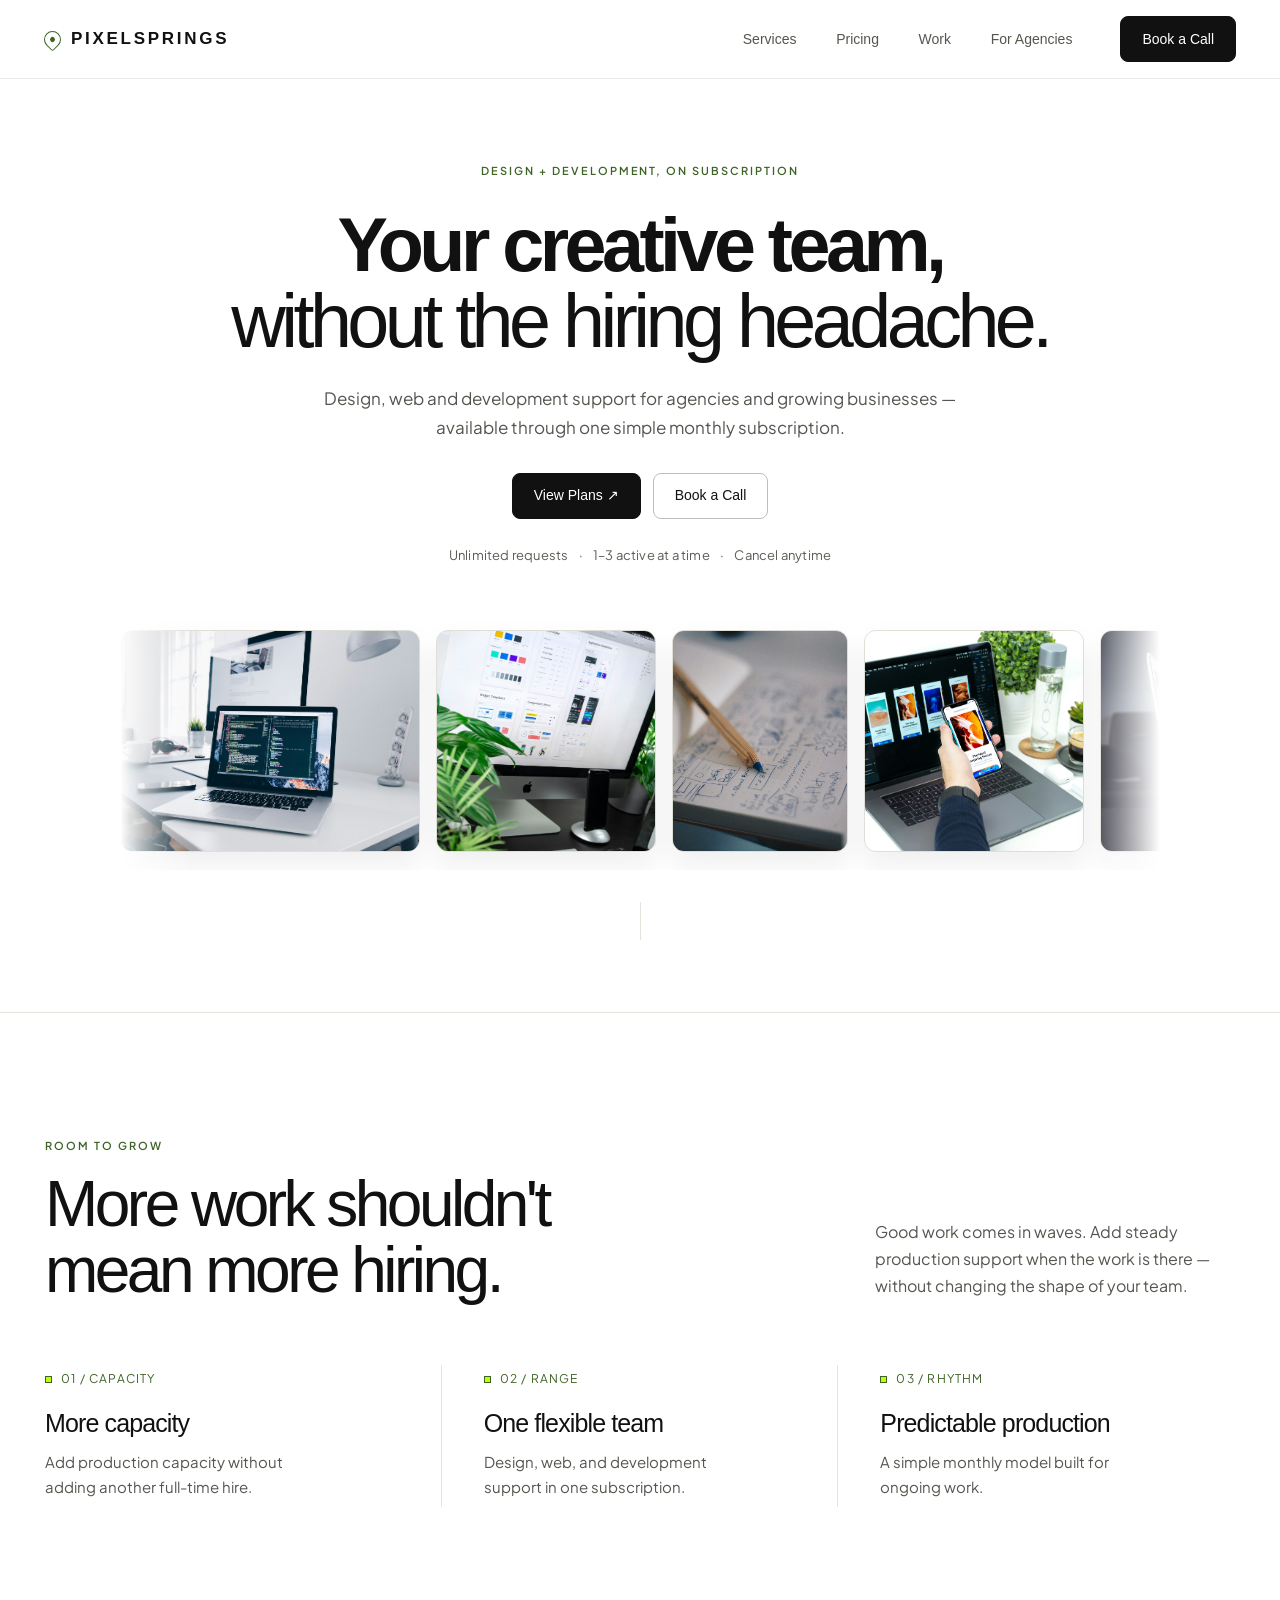
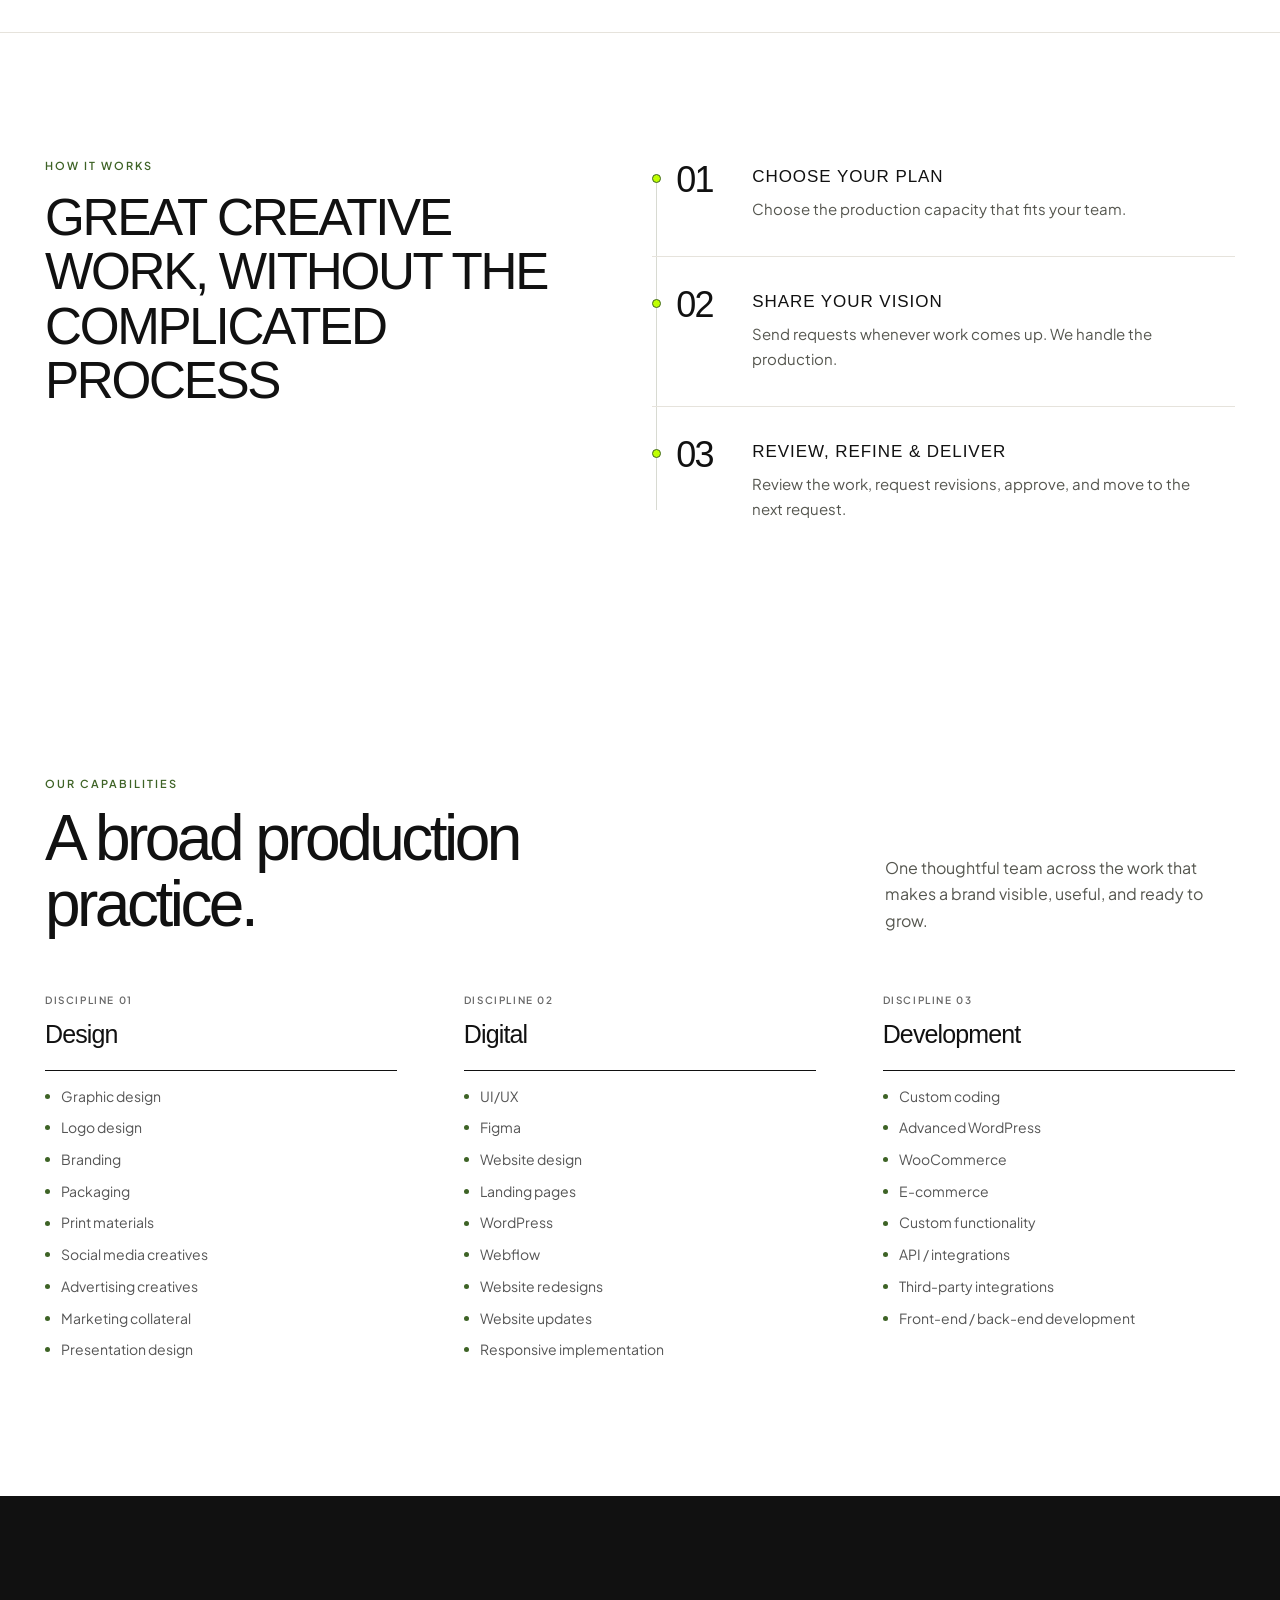
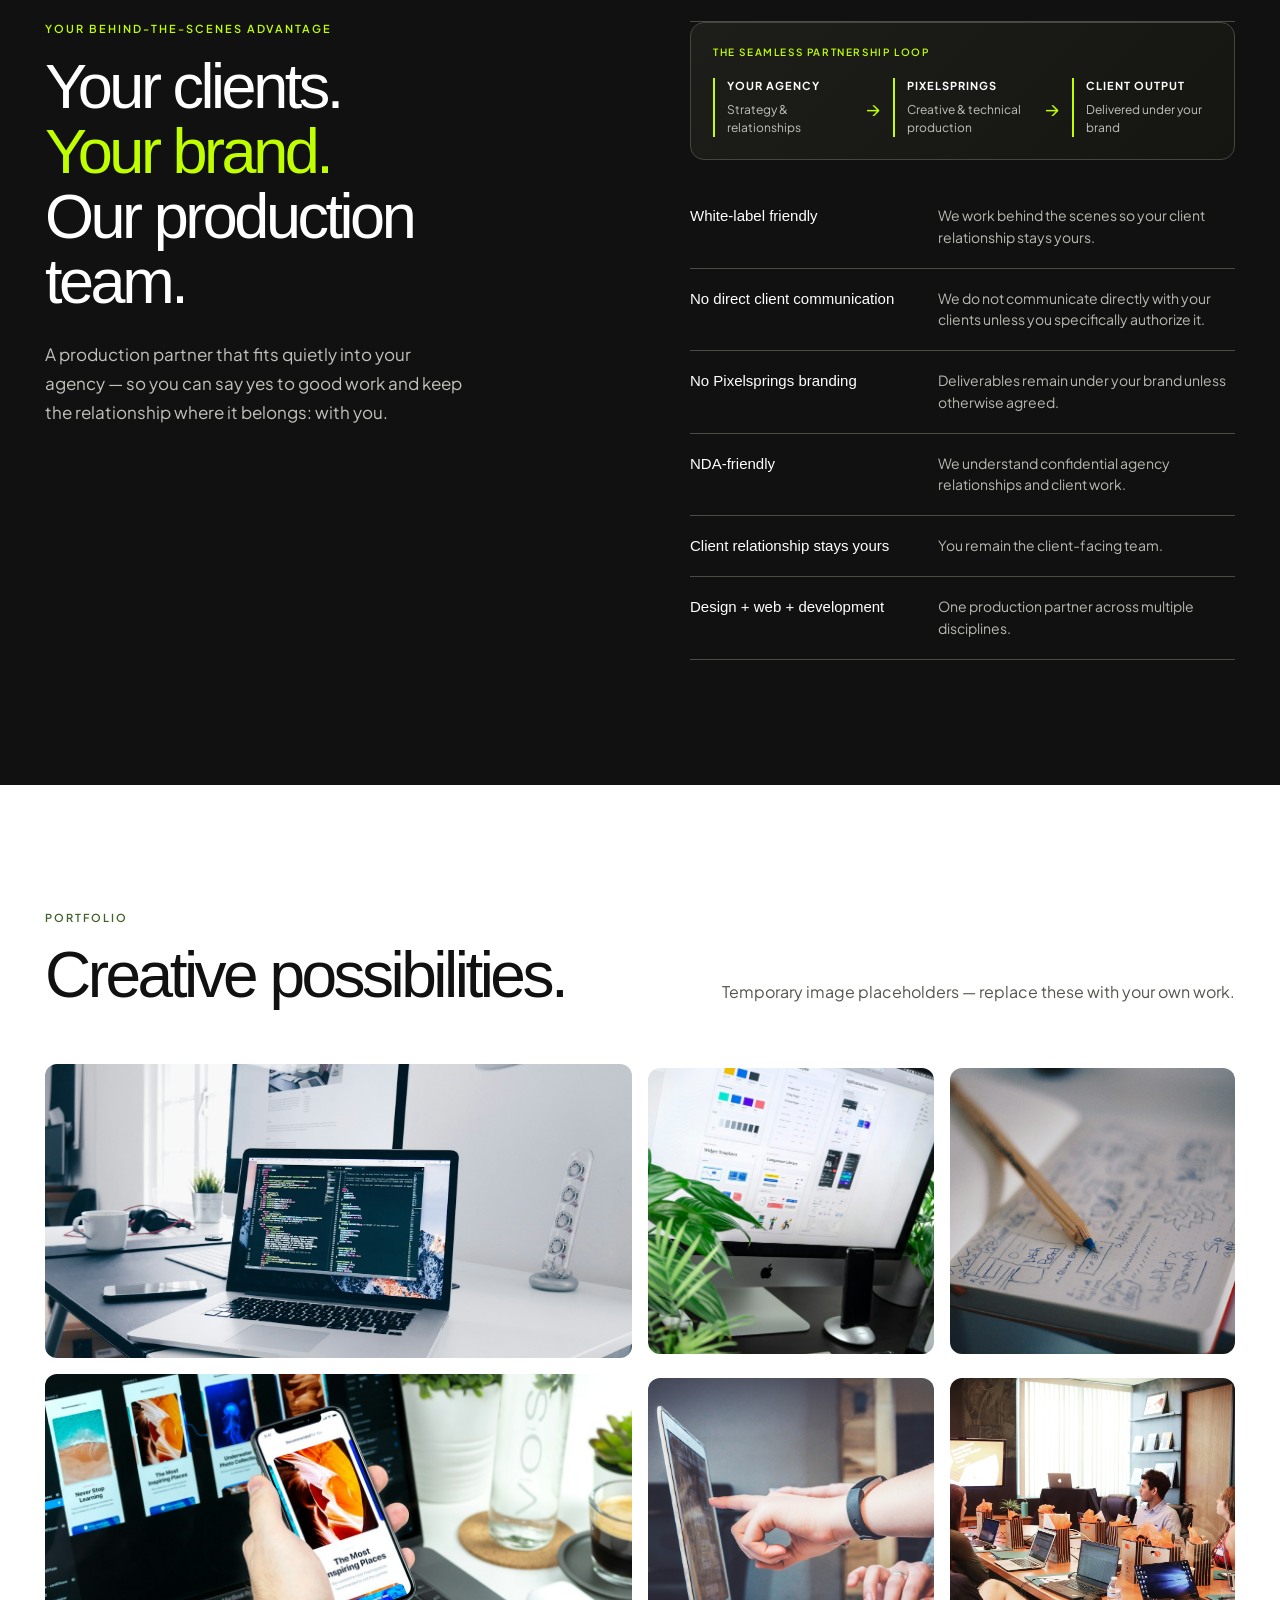
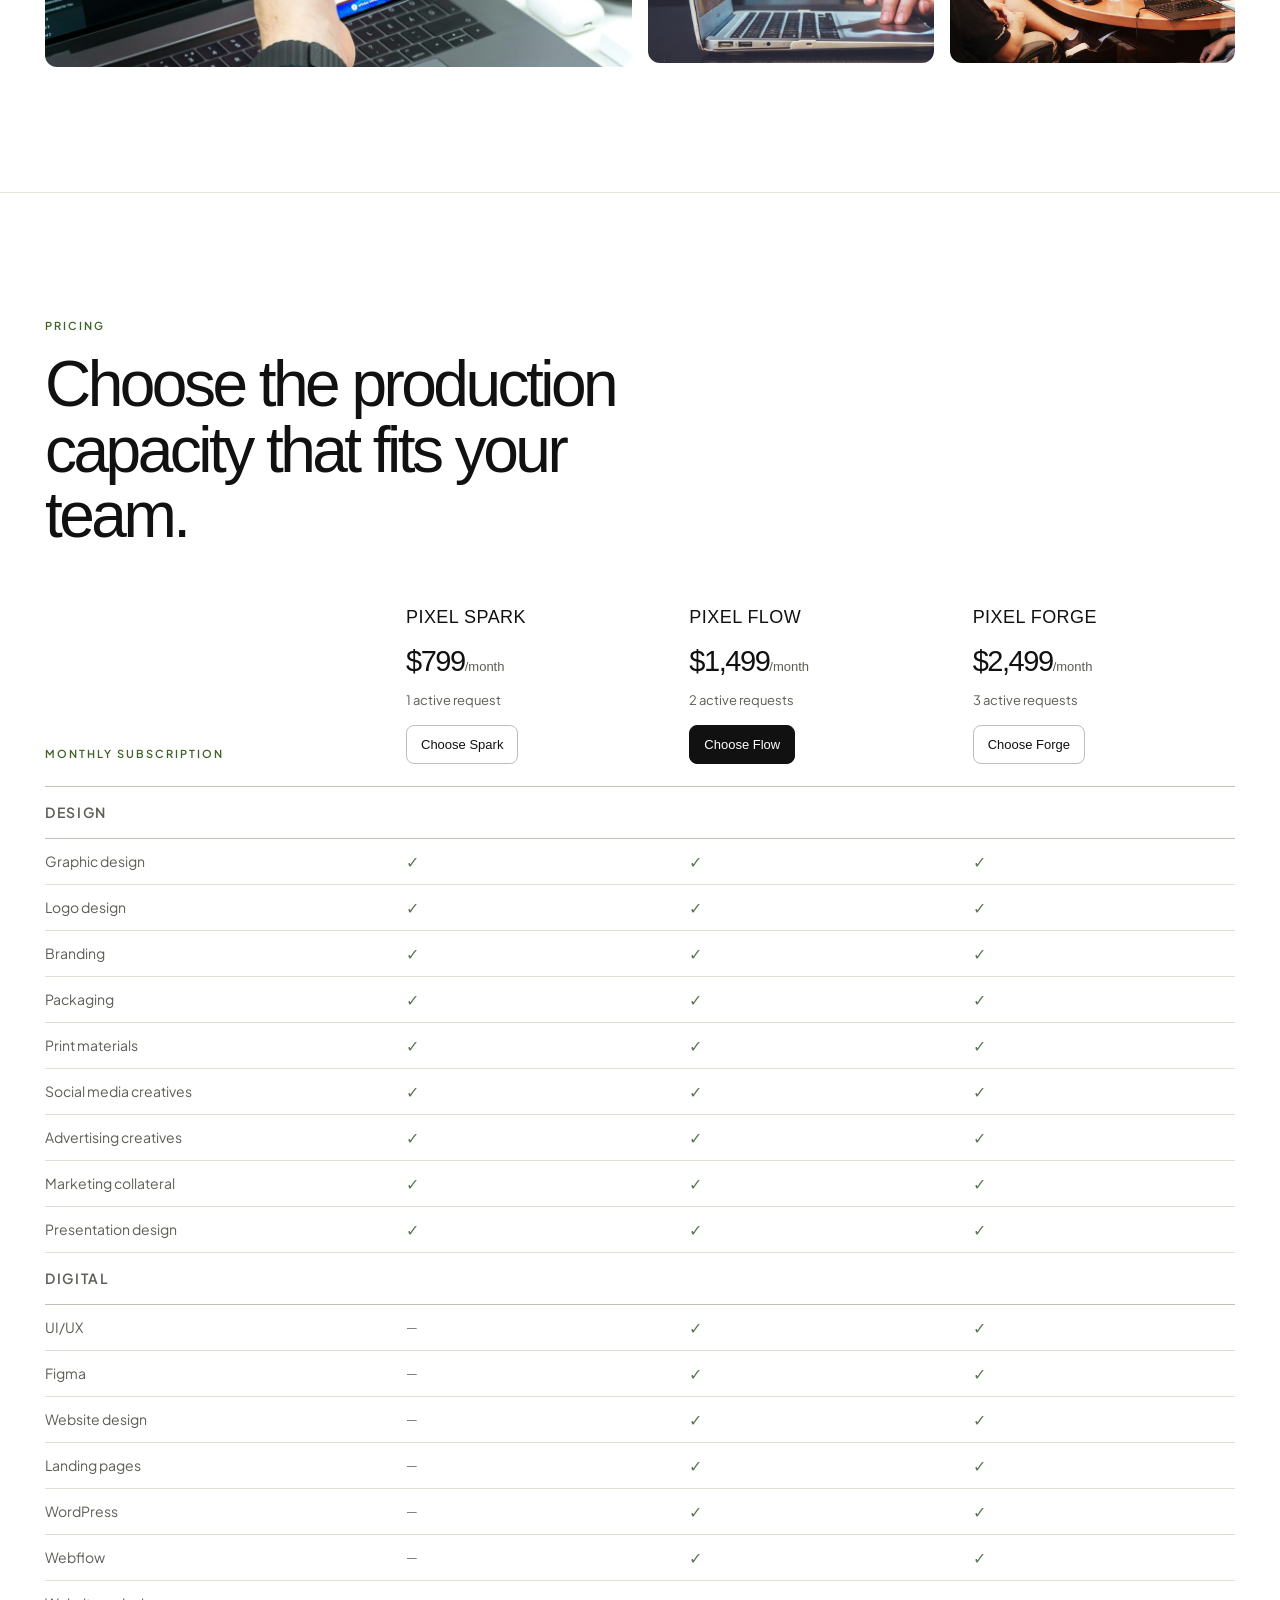
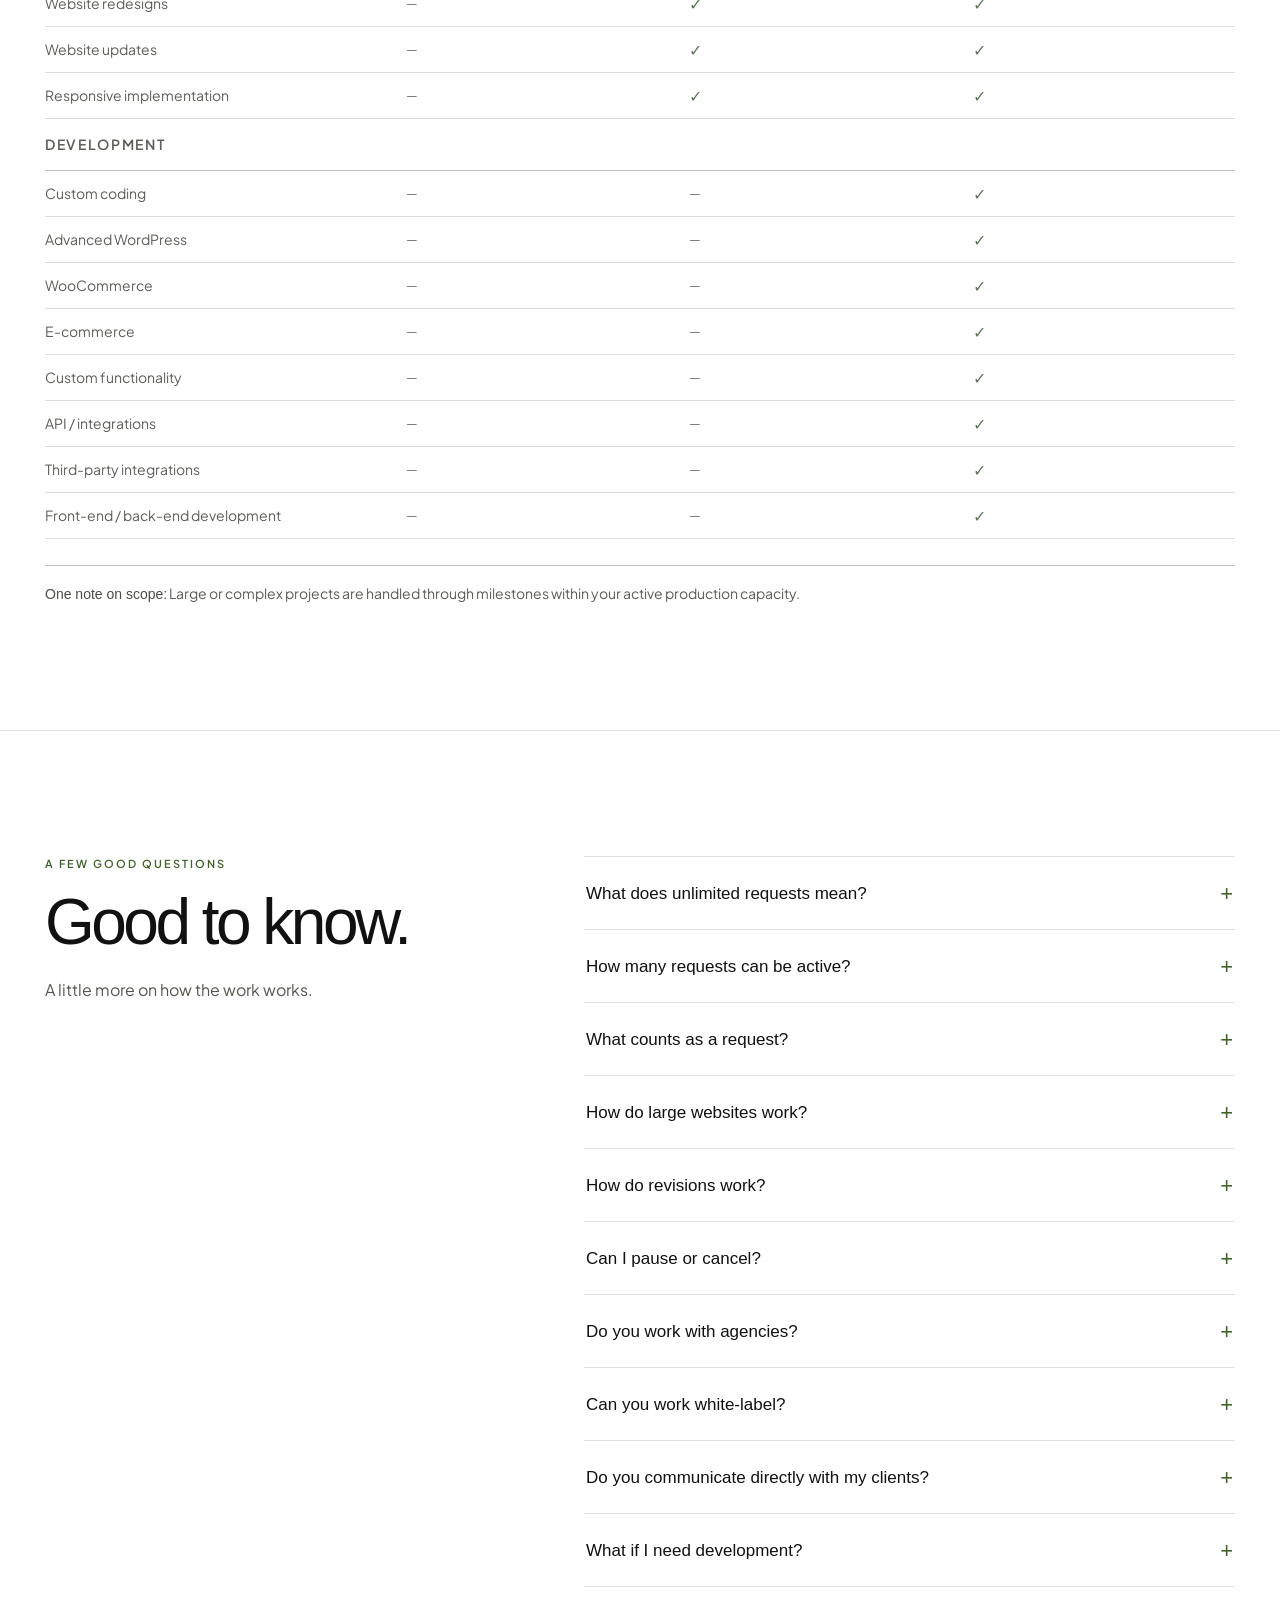
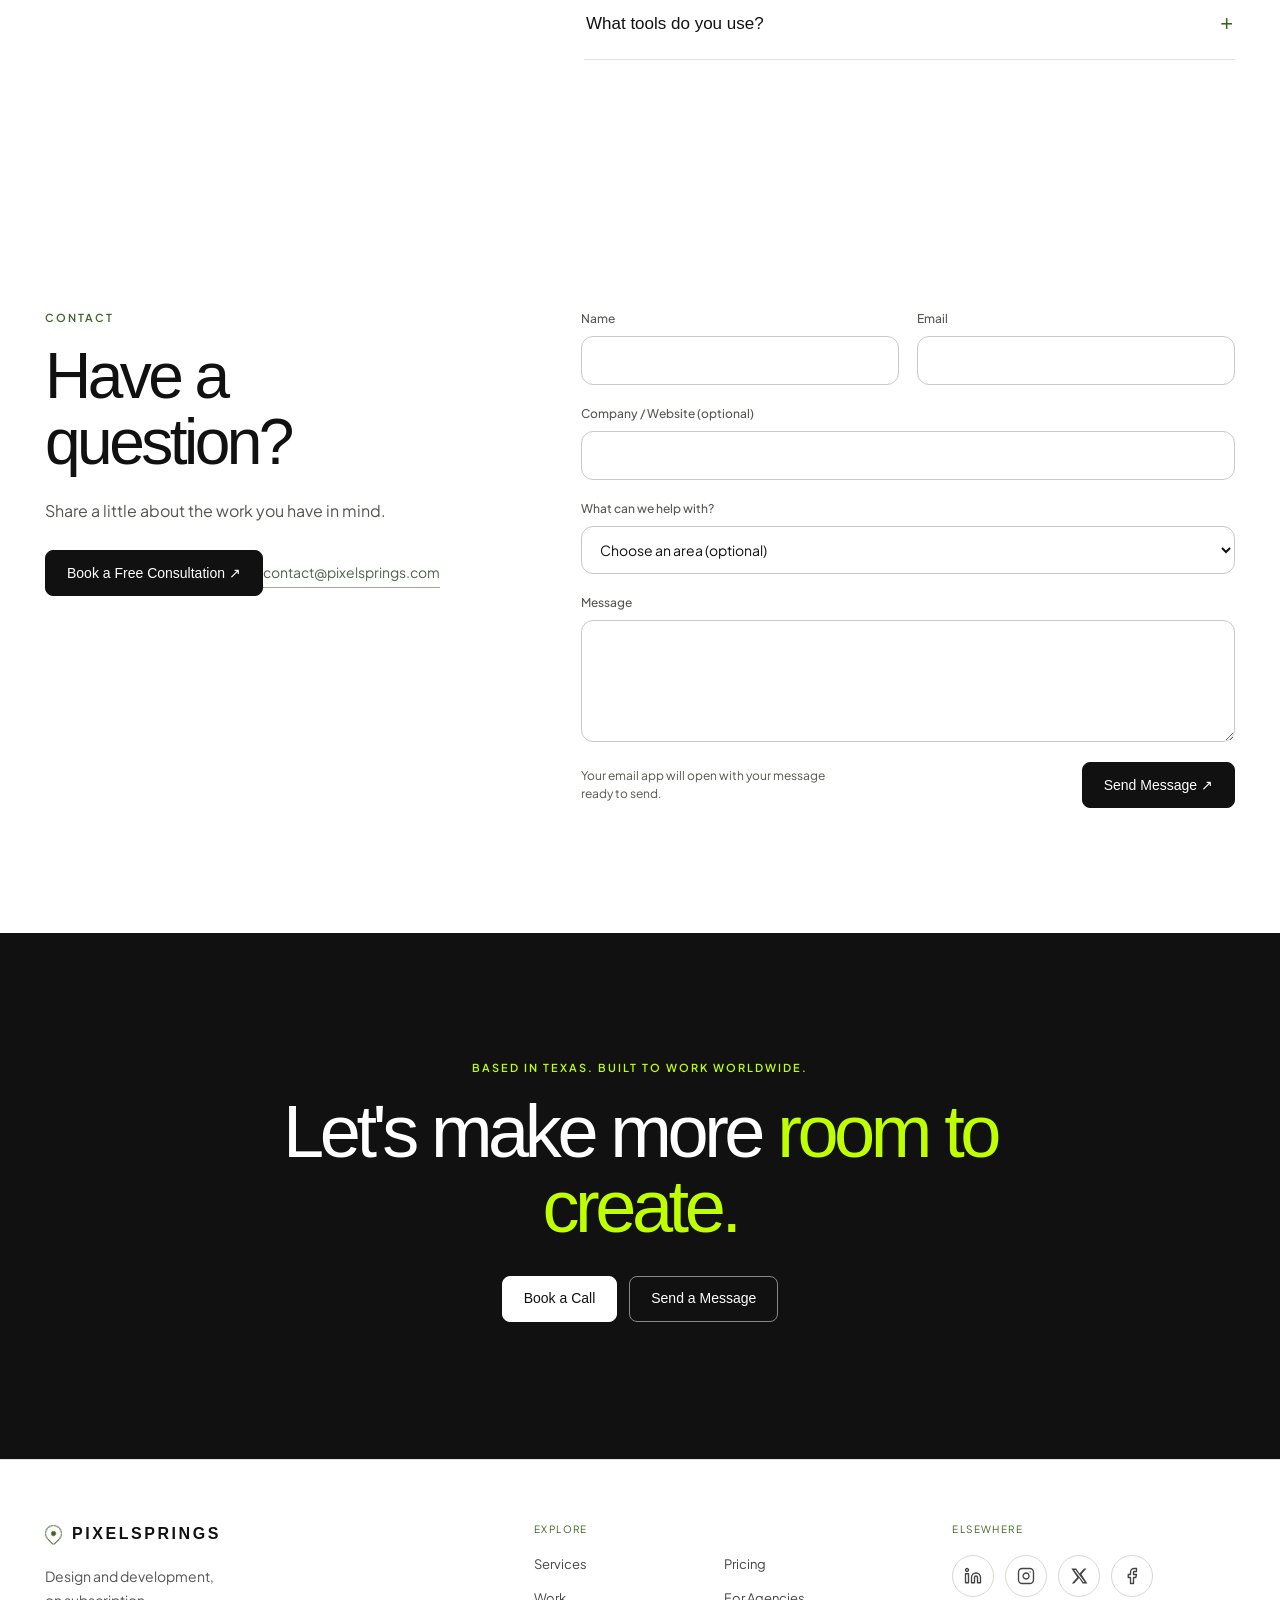
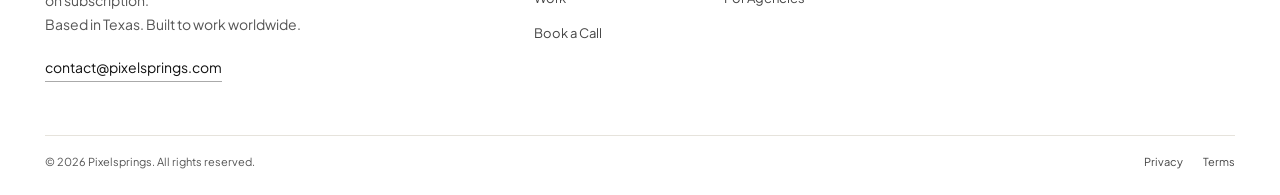
<file: react-spa.html>
<!DOCTYPE html>
<html lang="en">
  <head>
    <meta charset="UTF-8" />
    <meta name="viewport" content="width=device-width, initial-scale=1.0, maximum-scale=1" />
    <title>Pixelsprings — Design &amp; Development on Subscription (React 18 SPA)</title>
    <meta name="description" content="Design, web and development support for agencies and growing businesses through one simple monthly subscription." />
    <meta name="robots" content="index, follow" />
    <meta property="og:title" content="Pixelsprings — Design &amp; Development on Subscription" />
    <meta property="og:description" content="Design, web and development support for agencies and growing businesses through one simple monthly subscription." />
    <meta property="og:type" content="website" />
    <meta name="twitter:card" content="summary_large_image" />
    <meta name="twitter:title" content="Pixelsprings — Design &amp; Development on Subscription" />
    <meta name="twitter:description" content="Design, web and development support for agencies and growing businesses through one simple monthly subscription." />
    <link rel="icon" type="image/svg+xml" href="./favicon.svg" />
    <link rel="preconnect" href="https://api.fontshare.com" />
    <link rel="preconnect" href="https://cdn.fontshare.com" crossorigin />
    <link rel="preconnect" href="https://fonts.googleapis.com">
    <link rel="preconnect" href="https://fonts.gstatic.com" crossorigin>
    <link href="https://api.fontshare.com/v2/css?f[]=satoshi@400,500,600,700&display=swap" rel="stylesheet" />
    <link href="https://fonts.googleapis.com/css2?family=Plus+Jakarta+Sans:wght@400;500;600;700&display=swap" rel="stylesheet" />
    <script type="module" crossorigin src="./assets/index-CcULs4t9.js"></script>
    <link rel="stylesheet" crossorigin href="./assets/index-CZJyEekO.css">
  </head>
  <body>
    <div id="root"></div>
  </body>
</html>
</file>
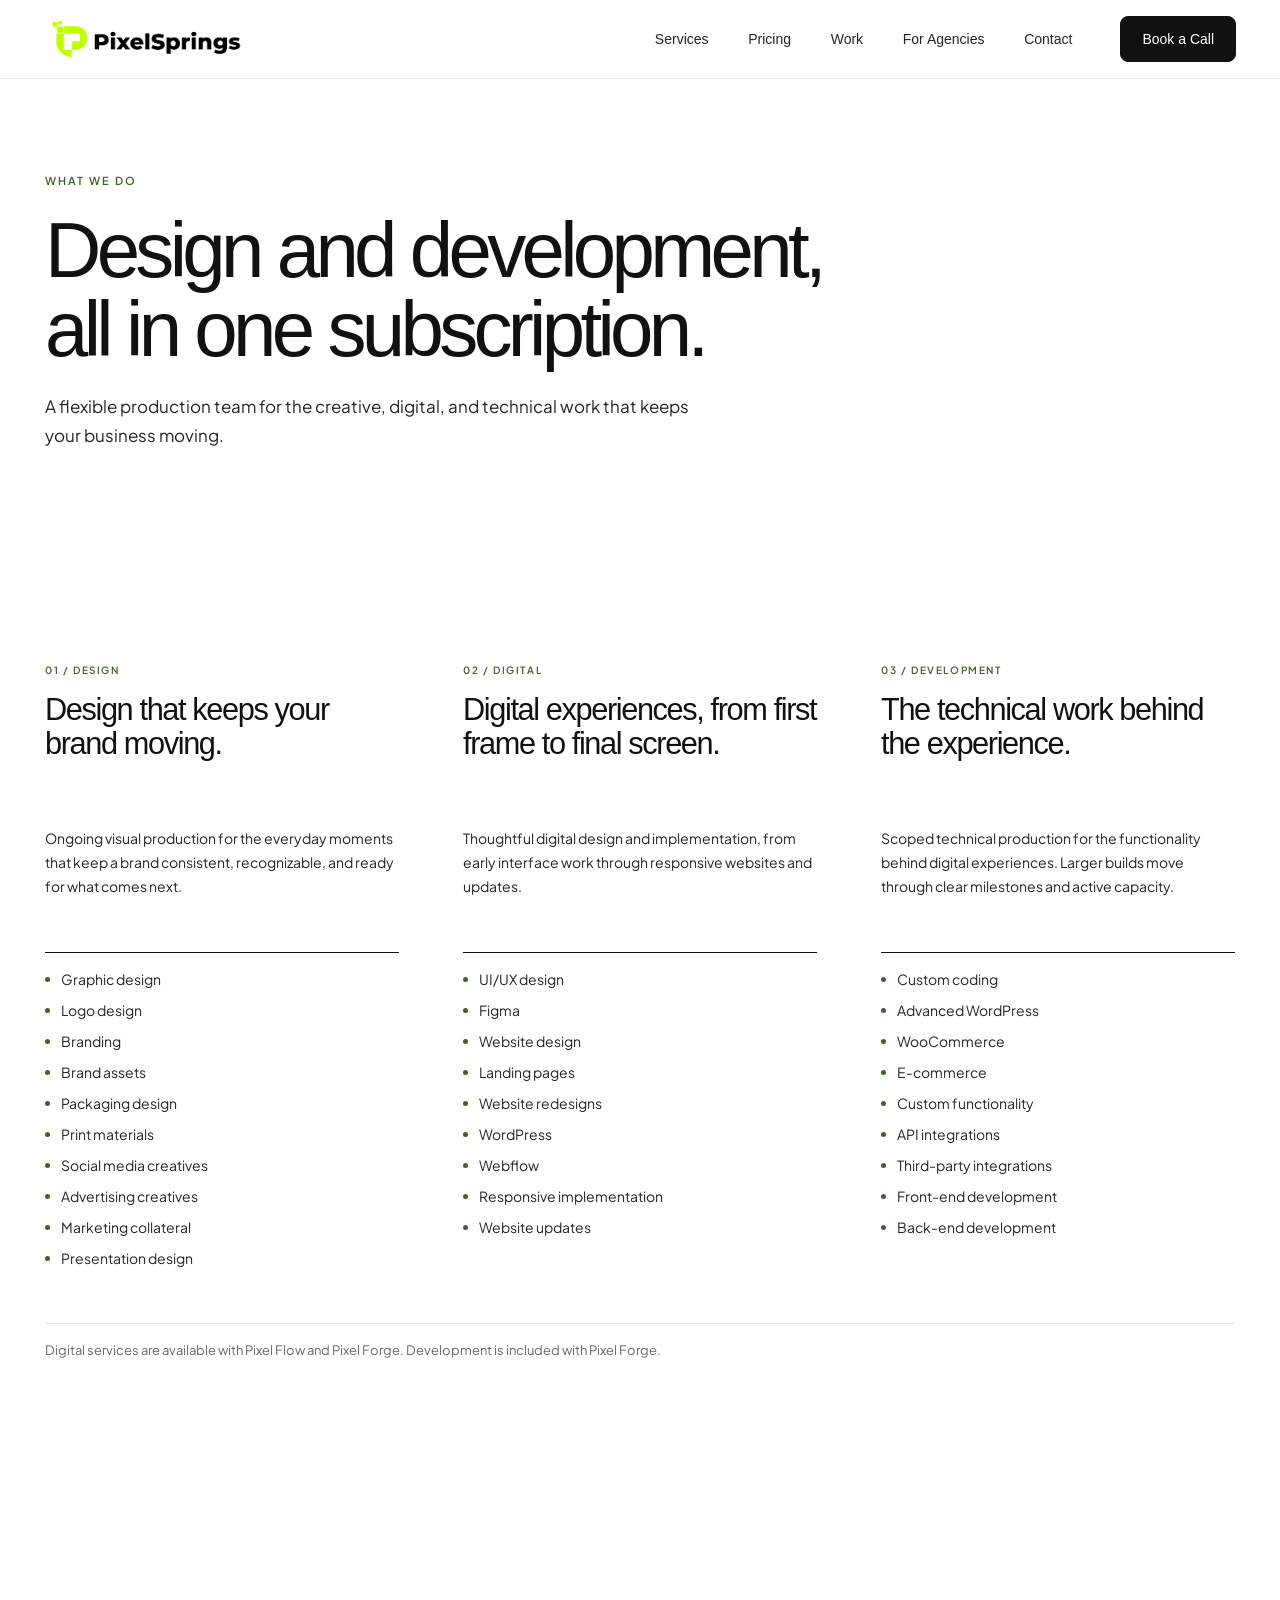
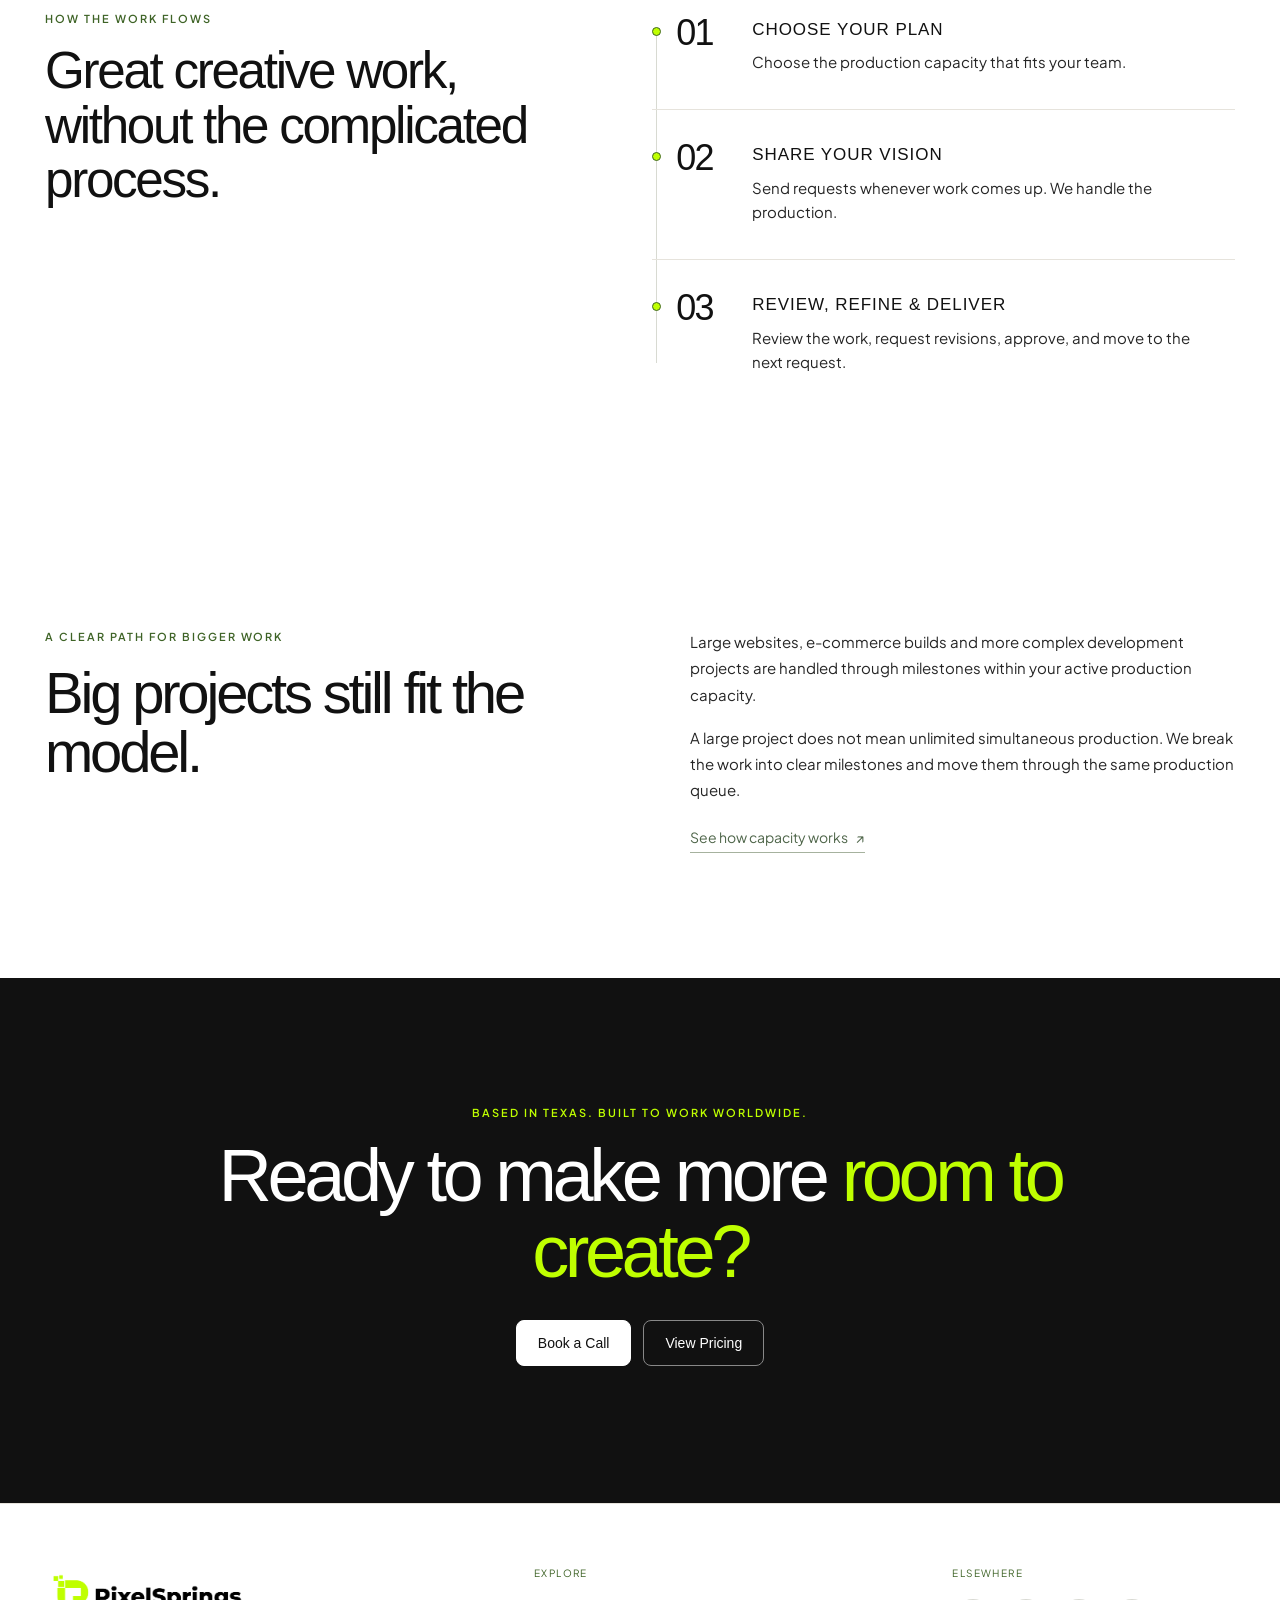
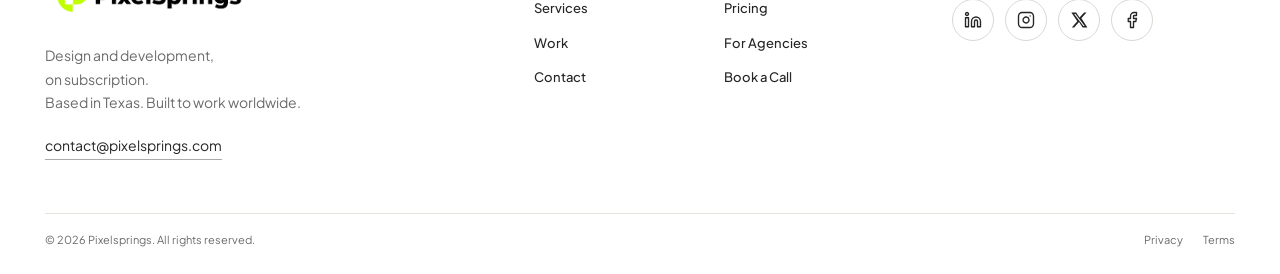
<file: services.html>
<!DOCTYPE html><html lang="en-US"><head>
  <meta charset="UTF-8">
  <meta name="viewport" content="width=device-width, initial-scale=1.0, maximum-scale=1">
  <link rel="icon" type="image/svg+xml" href="./assets/images/favicon.svg">
  <link rel="preconnect" href="https://api.fontshare.com">
  <link rel="preconnect" href="https://cdn.fontshare.com" crossorigin="">
  <link rel="preconnect" href="https://fonts.googleapis.com">
  <link rel="preconnect" href="https://fonts.gstatic.com" crossorigin="">
  <title>Services — Pixelsprings</title>
<meta name="robots" content="max-image-preview:large">
<link rel="dns-prefetch" href="//api.fontshare.com">
<link rel="dns-prefetch" href="//fonts.googleapis.com">
<link rel="alternate" type="application/rss+xml" title="PixelSprings » Feed" href="https://pixelsprings.com/feed/">
<link rel="alternate" type="application/rss+xml" title="PixelSprings » Comments Feed" href="https://pixelsprings.com/comments/feed/">
<link rel="alternate" title="oEmbed (JSON)" type="application/json+oembed" href="https://pixelsprings.com/wp-json/oembed/1.0/embed?url=https%3A%2F%2Fpixelsprings.com%2Fservices%2F">
<link rel="alternate" title="oEmbed (XML)" type="text/xml+oembed" href="https://pixelsprings.com/wp-json/oembed/1.0/embed?url=https%3A%2F%2Fpixelsprings.com%2Fservices%2F&amp;format=xml">
		<!-- This site uses the Google Analytics by MonsterInsights plugin v11.3.0 - Using Analytics tracking - https://www.monsterinsights.com/ -->
		<!-- Note: MonsterInsights is not currently configured on this site. The site owner needs to authenticate with Google Analytics in the MonsterInsights settings panel. -->
					<!-- No tracking code set -->
				<!-- / Google Analytics by MonsterInsights -->
		<style id="wp-img-auto-sizes-contain-inline-css">
img:is([sizes=auto i],[sizes^="auto," i]){contain-intrinsic-size:3000px 1500px}
/*# sourceURL=wp-img-auto-sizes-contain-inline-css */
</style>
<style id="wp-emoji-styles-inline-css">

	img.wp-smiley, img.emoji {
		display: inline !important;
		border: none !important;
		box-shadow: none !important;
		height: 1em !important;
		width: 1em !important;
		margin: 0 0.07em !important;
		vertical-align: -0.1em !important;
		background: none !important;
		padding: 0 !important;
	}
/*# sourceURL=wp-emoji-styles-inline-css */
</style>
<style id="wp-block-library-inline-css">
:root{--wp-block-synced-color:#7a00df;--wp-block-synced-color--rgb:122,0,223;--wp-bound-block-color:var(--wp-block-synced-color);--wp-editor-canvas-background:#ddd;--wp-admin-theme-color:#007cba;--wp-admin-theme-color--rgb:0,124,186;--wp-admin-theme-color-darker-10:#006ba1;--wp-admin-theme-color-darker-10--rgb:0,107,160.5;--wp-admin-theme-color-darker-20:#005a87;--wp-admin-theme-color-darker-20--rgb:0,90,135;--wp-admin-border-width-focus:2px}@media (min-resolution:192dpi){:root{--wp-admin-border-width-focus:1.5px}}.wp-element-button{cursor:pointer}:root .has-very-light-gray-background-color{background-color:#eee}:root .has-very-dark-gray-background-color{background-color:#313131}:root .has-very-light-gray-color{color:#eee}:root .has-very-dark-gray-color{color:#313131}:root .has-vivid-green-cyan-to-vivid-cyan-blue-gradient-background{background:linear-gradient(135deg,#00d084,#0693e3)}:root .has-purple-crush-gradient-background{background:linear-gradient(135deg,#34e2e4,#4721fb 50%,#ab1dfe)}:root .has-hazy-dawn-gradient-background{background:linear-gradient(135deg,#faaca8,#dad0ec)}:root .has-subdued-olive-gradient-background{background:linear-gradient(135deg,#fafae1,#67a671)}:root .has-atomic-cream-gradient-background{background:linear-gradient(135deg,#fdd79a,#004a59)}:root .has-nightshade-gradient-background{background:linear-gradient(135deg,#330968,#31cdcf)}:root .has-midnight-gradient-background{background:linear-gradient(135deg,#020381,#2874fc)}:root{--wp--preset--font-size--normal:16px;--wp--preset--font-size--huge:42px}.has-regular-font-size{font-size:1em}.has-larger-font-size{font-size:2.625em}.has-normal-font-size{font-size:var(--wp--preset--font-size--normal)}.has-huge-font-size{font-size:var(--wp--preset--font-size--huge)}:root .has-text-align-center{text-align:center}:root .has-text-align-left{text-align:left}:root .has-text-align-right{text-align:right}.has-fit-text{white-space:nowrap!important}#end-resizable-editor-section{display:none}.aligncenter{clear:both}.items-justified-left{justify-content:flex-start}.items-justified-center{justify-content:center}.items-justified-right{justify-content:flex-end}.items-justified-space-between{justify-content:space-between}.screen-reader-text{word-wrap:normal!important;border:0;clip-path:inset(50%);height:1px;margin:-1px;overflow:hidden;padding:0;position:absolute;width:1px;word-break:normal!important}.screen-reader-text:focus{background-color:#ddd;clip-path:none;color:#444;display:block;font-size:1em;height:auto;left:5px;line-height:normal;padding:15px 23px 14px;text-decoration:none;top:5px;width:auto;z-index:100000}html :where(.has-border-color){border-style:solid}html :where([style^=border-color],[style*=";border-color"],[style*="; border-color"]){border-style:solid}html :where([style^=border-top-color],[style*=";border-top-color"],[style*="; border-top-color"]){border-top-style:solid}html :where([style^=border-right-color],[style*=";border-right-color"],[style*="; border-right-color"]){border-right-style:solid}html :where([style^=border-bottom-color],[style*=";border-bottom-color"],[style*="; border-bottom-color"]){border-bottom-style:solid}html :where([style^=border-left-color],[style*=";border-left-color"],[style*="; border-left-color"]){border-left-style:solid}html :where([style^=border-width],[style*=";border-width"],[style*="; border-width"]){border-style:solid}html :where([style^=border-top-width],[style*=";border-top-width"],[style*="; border-top-width"]){border-top-style:solid}html :where([style^=border-right-width],[style*=";border-right-width"],[style*="; border-right-width"]){border-right-style:solid}html :where([style^=border-bottom-width],[style*=";border-bottom-width"],[style*="; border-bottom-width"]){border-bottom-style:solid}html :where([style^=border-left-width],[style*=";border-left-width"],[style*="; border-left-width"]){border-left-style:solid}html :where(img[class*=wp-image-]){height:auto;max-width:100%}:where(figure){margin:0 0 1em}html :where(.is-position-sticky){--wp-admin--admin-bar--position-offset:var(--wp-admin--admin-bar--height,0px)}@media screen and (max-width:600px){html :where(.is-position-sticky){--wp-admin--admin-bar--position-offset:0px}}

/*# sourceURL=/wp-includes/css/dist/block-library/common.min.css */
</style>
<style id="classic-theme-styles-inline-css">
/*! This file is auto-generated */
.wp-block-button__link{color:#fff;background-color:#32373c;border-radius:9999px;box-shadow:none;text-decoration:none;padding:calc(.667em + 2px) calc(1.333em + 2px);font-size:1.125em}.wp-block-file__button{background:#32373c;color:#fff;text-decoration:none}
/*# sourceURL=/wp-includes/css/classic-themes.min.css */
</style>

<style id="global-styles-inline-css">
:root{--wp--preset--aspect-ratio--square: 1;--wp--preset--aspect-ratio--4-3: 4/3;--wp--preset--aspect-ratio--3-4: 3/4;--wp--preset--aspect-ratio--3-2: 3/2;--wp--preset--aspect-ratio--2-3: 2/3;--wp--preset--aspect-ratio--16-9: 16/9;--wp--preset--aspect-ratio--9-16: 9/16;--wp--preset--color--black: #000000;--wp--preset--color--cyan-bluish-gray: #abb8c3;--wp--preset--color--white: #ffffff;--wp--preset--color--pale-pink: #f78da7;--wp--preset--color--vivid-red: #cf2e2e;--wp--preset--color--luminous-vivid-orange: #ff6900;--wp--preset--color--luminous-vivid-amber: #fcb900;--wp--preset--color--light-green-cyan: #7bdcb5;--wp--preset--color--vivid-green-cyan: #00d084;--wp--preset--color--pale-cyan-blue: #8ed1fc;--wp--preset--color--vivid-cyan-blue: #0693e3;--wp--preset--color--vivid-purple: #9b51e0;--wp--preset--gradient--vivid-cyan-blue-to-vivid-purple: linear-gradient(135deg,rgb(6,147,227) 0%,rgb(155,81,224) 100%);--wp--preset--gradient--light-green-cyan-to-vivid-green-cyan: linear-gradient(135deg,rgb(122,220,180) 0%,rgb(0,208,130) 100%);--wp--preset--gradient--luminous-vivid-amber-to-luminous-vivid-orange: linear-gradient(135deg,rgb(252,185,0) 0%,rgb(255,105,0) 100%);--wp--preset--gradient--luminous-vivid-orange-to-vivid-red: linear-gradient(135deg,rgb(255,105,0) 0%,rgb(207,46,46) 100%);--wp--preset--gradient--very-light-gray-to-cyan-bluish-gray: linear-gradient(135deg,rgb(238,238,238) 0%,rgb(169,184,195) 100%);--wp--preset--gradient--cool-to-warm-spectrum: linear-gradient(135deg,rgb(74,234,220) 0%,rgb(151,120,209) 20%,rgb(207,42,186) 40%,rgb(238,44,130) 60%,rgb(251,105,98) 80%,rgb(254,248,76) 100%);--wp--preset--gradient--blush-light-purple: linear-gradient(135deg,rgb(255,206,236) 0%,rgb(152,150,240) 100%);--wp--preset--gradient--blush-bordeaux: linear-gradient(135deg,rgb(254,205,165) 0%,rgb(254,45,45) 50%,rgb(107,0,62) 100%);--wp--preset--gradient--luminous-dusk: linear-gradient(135deg,rgb(255,203,112) 0%,rgb(199,81,192) 50%,rgb(65,88,208) 100%);--wp--preset--gradient--pale-ocean: linear-gradient(135deg,rgb(255,245,203) 0%,rgb(182,227,212) 50%,rgb(51,167,181) 100%);--wp--preset--gradient--electric-grass: linear-gradient(135deg,rgb(202,248,128) 0%,rgb(113,206,126) 100%);--wp--preset--gradient--midnight: linear-gradient(135deg,rgb(2,3,129) 0%,rgb(40,116,252) 100%);--wp--preset--font-size--small: 13px;--wp--preset--font-size--medium: 20px;--wp--preset--font-size--large: 36px;--wp--preset--font-size--x-large: 42px;--wp--preset--spacing--20: 0.44rem;--wp--preset--spacing--30: 0.67rem;--wp--preset--spacing--40: 1rem;--wp--preset--spacing--50: 1.5rem;--wp--preset--spacing--60: 2.25rem;--wp--preset--spacing--70: 3.38rem;--wp--preset--spacing--80: 5.06rem;--wp--preset--shadow--natural: 6px 6px 9px rgba(0, 0, 0, 0.2);--wp--preset--shadow--deep: 12px 12px 50px rgba(0, 0, 0, 0.4);--wp--preset--shadow--sharp: 6px 6px 0px rgba(0, 0, 0, 0.2);--wp--preset--shadow--outlined: 6px 6px 0px -3px rgb(255, 255, 255), 6px 6px rgb(0, 0, 0);--wp--preset--shadow--crisp: 6px 6px 0px rgb(0, 0, 0);}.wp-block-button{--wp--preset--dimension--25: 25%;--wp--preset--dimension--50: 50%;--wp--preset--dimension--75: 75%;--wp--preset--dimension--100: 100%;}:where(body) { margin: 0; }:where(.is-layout-flex){gap: 0.5em;}:where(.is-layout-grid){gap: 0.5em;}body .is-layout-flex{display: flex;}.is-layout-flex{flex-wrap: wrap;align-items: center;}.is-layout-flex > :is(*, div){margin: 0;}body .is-layout-grid{display: grid;}.is-layout-grid > :is(*, div){margin: 0;}body{padding-top: 0px;padding-right: 0px;padding-bottom: 0px;padding-left: 0px;}:root :where(.wp-element-button, .wp-block-button__link){background-color: #32373c;border-width: 0;color: #fff;font-family: inherit;font-size: inherit;font-style: inherit;font-weight: inherit;letter-spacing: inherit;line-height: inherit;padding-top: calc(0.667em + 2px);padding-right: calc(1.333em + 2px);padding-bottom: calc(0.667em + 2px);padding-left: calc(1.333em + 2px);text-decoration: none;text-transform: inherit;}.has-black-color{color: var(--wp--preset--color--black) !important;}.has-cyan-bluish-gray-color{color: var(--wp--preset--color--cyan-bluish-gray) !important;}.has-white-color{color: var(--wp--preset--color--white) !important;}.has-pale-pink-color{color: var(--wp--preset--color--pale-pink) !important;}.has-vivid-red-color{color: var(--wp--preset--color--vivid-red) !important;}.has-luminous-vivid-orange-color{color: var(--wp--preset--color--luminous-vivid-orange) !important;}.has-luminous-vivid-amber-color{color: var(--wp--preset--color--luminous-vivid-amber) !important;}.has-light-green-cyan-color{color: var(--wp--preset--color--light-green-cyan) !important;}.has-vivid-green-cyan-color{color: var(--wp--preset--color--vivid-green-cyan) !important;}.has-pale-cyan-blue-color{color: var(--wp--preset--color--pale-cyan-blue) !important;}.has-vivid-cyan-blue-color{color: var(--wp--preset--color--vivid-cyan-blue) !important;}.has-vivid-purple-color{color: var(--wp--preset--color--vivid-purple) !important;}.has-black-background-color{background-color: var(--wp--preset--color--black) !important;}.has-cyan-bluish-gray-background-color{background-color: var(--wp--preset--color--cyan-bluish-gray) !important;}.has-white-background-color{background-color: var(--wp--preset--color--white) !important;}.has-pale-pink-background-color{background-color: var(--wp--preset--color--pale-pink) !important;}.has-vivid-red-background-color{background-color: var(--wp--preset--color--vivid-red) !important;}.has-luminous-vivid-orange-background-color{background-color: var(--wp--preset--color--luminous-vivid-orange) !important;}.has-luminous-vivid-amber-background-color{background-color: var(--wp--preset--color--luminous-vivid-amber) !important;}.has-light-green-cyan-background-color{background-color: var(--wp--preset--color--light-green-cyan) !important;}.has-vivid-green-cyan-background-color{background-color: var(--wp--preset--color--vivid-green-cyan) !important;}.has-pale-cyan-blue-background-color{background-color: var(--wp--preset--color--pale-cyan-blue) !important;}.has-vivid-cyan-blue-background-color{background-color: var(--wp--preset--color--vivid-cyan-blue) !important;}.has-vivid-purple-background-color{background-color: var(--wp--preset--color--vivid-purple) !important;}.has-black-border-color{border-color: var(--wp--preset--color--black) !important;}.has-cyan-bluish-gray-border-color{border-color: var(--wp--preset--color--cyan-bluish-gray) !important;}.has-white-border-color{border-color: var(--wp--preset--color--white) !important;}.has-pale-pink-border-color{border-color: var(--wp--preset--color--pale-pink) !important;}.has-vivid-red-border-color{border-color: var(--wp--preset--color--vivid-red) !important;}.has-luminous-vivid-orange-border-color{border-color: var(--wp--preset--color--luminous-vivid-orange) !important;}.has-luminous-vivid-amber-border-color{border-color: var(--wp--preset--color--luminous-vivid-amber) !important;}.has-light-green-cyan-border-color{border-color: var(--wp--preset--color--light-green-cyan) !important;}.has-vivid-green-cyan-border-color{border-color: var(--wp--preset--color--vivid-green-cyan) !important;}.has-pale-cyan-blue-border-color{border-color: var(--wp--preset--color--pale-cyan-blue) !important;}.has-vivid-cyan-blue-border-color{border-color: var(--wp--preset--color--vivid-cyan-blue) !important;}.has-vivid-purple-border-color{border-color: var(--wp--preset--color--vivid-purple) !important;}.has-vivid-cyan-blue-to-vivid-purple-gradient-background{background: var(--wp--preset--gradient--vivid-cyan-blue-to-vivid-purple) !important;}.has-light-green-cyan-to-vivid-green-cyan-gradient-background{background: var(--wp--preset--gradient--light-green-cyan-to-vivid-green-cyan) !important;}.has-luminous-vivid-amber-to-luminous-vivid-orange-gradient-background{background: var(--wp--preset--gradient--luminous-vivid-amber-to-luminous-vivid-orange) !important;}.has-luminous-vivid-orange-to-vivid-red-gradient-background{background: var(--wp--preset--gradient--luminous-vivid-orange-to-vivid-red) !important;}.has-very-light-gray-to-cyan-bluish-gray-gradient-background{background: var(--wp--preset--gradient--very-light-gray-to-cyan-bluish-gray) !important;}.has-cool-to-warm-spectrum-gradient-background{background: var(--wp--preset--gradient--cool-to-warm-spectrum) !important;}.has-blush-light-purple-gradient-background{background: var(--wp--preset--gradient--blush-light-purple) !important;}.has-blush-bordeaux-gradient-background{background: var(--wp--preset--gradient--blush-bordeaux) !important;}.has-luminous-dusk-gradient-background{background: var(--wp--preset--gradient--luminous-dusk) !important;}.has-pale-ocean-gradient-background{background: var(--wp--preset--gradient--pale-ocean) !important;}.has-electric-grass-gradient-background{background: var(--wp--preset--gradient--electric-grass) !important;}.has-midnight-gradient-background{background: var(--wp--preset--gradient--midnight) !important;}.has-small-font-size{font-size: var(--wp--preset--font-size--small) !important;}.has-medium-font-size{font-size: var(--wp--preset--font-size--medium) !important;}.has-large-font-size{font-size: var(--wp--preset--font-size--large) !important;}.has-x-large-font-size{font-size: var(--wp--preset--font-size--x-large) !important;}
/*# sourceURL=global-styles-inline-css */
</style>

<link rel="stylesheet" id="fontshare-satoshi-css" href="https://api.fontshare.com/v2/css?f%5B%5D=satoshi@400,500,600,700&amp;display=swap" media="all">
<link rel="stylesheet" id="google-jakarta-css" href="https://fonts.googleapis.com/css2?family=Plus+Jakarta+Sans:wght@400;500;600;700&amp;display=swap" media="all">
<link rel="stylesheet" id="pixelsprings-main-css" href="./assets/css/main.css?ver=2.0.0" media="all">
<link rel="stylesheet" id="pixelsprings-style-css" href="./assets/css/main.css?ver=2.0.0" media="all">
<link rel="https://api.w.org/" href="https://pixelsprings.com/wp-json/"><link rel="alternate" title="JSON" type="application/json" href="https://pixelsprings.com/wp-json/wp/v2/pages/8"><link rel="EditURI" type="application/rsd+xml" title="RSD" href="https://pixelsprings.com/xmlrpc.php?rsd">
<link rel="canonical" href="./services.html">
<noscript><style id="rocket-lazyload-nojs-css">.rll-youtube-player, [data-lazy-src]{display:none !important;}</style></noscript><script src="https://pixelsprings.com/wp-includes/js/wp-emoji-release.min.js?ver=900d437b42d300ced04f67f21f8acc91" defer=""></script></head>
<body data-rsssl="1" class="wp-singular page-template page-template-page-services page-template-page-services-php page page-id-8 wp-theme-pixelsprings-editorial">

<div id="top">
  <a class="skip-link" href="#main">Skip to content</a>

  <header class="site-header">
    <div class="header-inner">
      <a class="wordmark" href="./" aria-label="Pixelsprings — home" data-testid="link-brand">
        <img class="wordmark-logo" src="./assets/images/pixelsprings-logo.png" alt="Pixelsprings">
      </a>
      <nav class="nav-links" aria-label="Main navigation">
        <a href="./services.html" data-testid="link-nav-services">Services</a>
        <a href="./pricing.html" data-testid="link-nav-pricing">Pricing</a>
        <a href="./work.html" data-testid="link-nav-work">Work</a>
        <a href="./for-agencies.html" data-testid="link-nav-for-agencies">For Agencies</a>
        <a href="./contact.html" data-testid="link-nav-contact">Contact</a>
      </nav>
      <a class="nav-cta" href="./book-a-call.html" data-testid="link-book-call-nav">Book a Call</a>
      <button class="mobile-toggle" id="mobileMenuToggle" type="button" aria-label="Open navigation menu" aria-expanded="false" aria-controls="mobile-navigation" data-testid="button-mobile-menu">☰</button>
    </div>
    <nav id="mobile-navigation" class="mobile-panel" aria-label="Mobile navigation" style="display: none;" data-testid="mobile-navigation">
      <a href="./services.html">Services</a>
      <a href="./pricing.html">Pricing</a>
      <a href="./work.html">Work</a>
      <a href="./for-agencies.html">For Agencies</a>
      <a href="./contact.html">Contact</a>
      <a class="button button-dark" href="./book-a-call.html">Book a Call</a>
    </nav>
  </header>

<main id="main" class="inner-main">
  <!-- PAGE HERO -->
  <section class="inner-hero inner-hero-left">
    <div class="wrap">
      <div class="eyebrow">What we do</div>
      <h1>Design and development,<br>all in one subscription.</h1>
      <p>A flexible production team for the creative, digital, and technical work that keeps your business moving.</p>
    </div>
  </section>

  <!-- INNER CAPABILITIES -->
  <section class="section capabilities inner-capabilities">
    <div class="wrap">
      <div class="inner-cap-list">
        <article class="inner-capability">
          <div class="cap-label">01 / Design</div>
          <h2>Design that keeps your brand moving.</h2>
          <p>Ongoing visual production for the everyday moments that keep a brand consistent, recognizable, and ready for what comes next.</p>
          <ul>
            <li>Graphic design</li>
            <li>Logo design</li>
            <li>Branding</li>
            <li>Brand assets</li>
            <li>Packaging design</li>
            <li>Print materials</li>
            <li>Social media creatives</li>
            <li>Advertising creatives</li>
            <li>Marketing collateral</li>
            <li>Presentation design</li>
          </ul>
        </article>

        <article class="inner-capability">
          <div class="cap-label">02 / Digital</div>
          <h2>Digital experiences, from first frame to final screen.</h2>
          <p>Thoughtful digital design and implementation, from early interface work through responsive websites and updates.</p>
          <ul>
            <li>UI/UX design</li>
            <li>Figma</li>
            <li>Website design</li>
            <li>Landing pages</li>
            <li>Website redesigns</li>
            <li>WordPress</li>
            <li>Webflow</li>
            <li>Responsive implementation</li>
            <li>Website updates</li>
          </ul>
        </article>

        <article class="inner-capability">
          <div class="cap-label">03 / Development</div>
          <h2>The technical work behind the experience.</h2>
          <p>Scoped technical production for the functionality behind digital experiences. Larger builds move through clear milestones and active capacity.</p>
          <ul>
            <li>Custom coding</li>
            <li>Advanced WordPress</li>
            <li>WooCommerce</li>
            <li>E-commerce</li>
            <li>Custom functionality</li>
            <li>API integrations</li>
            <li>Third-party integrations</li>
            <li>Front-end development</li>
            <li>Back-end development</li>
          </ul>
        </article>
      </div>
      <p class="service-availability">Digital services are available with Pixel Flow and Pixel Forge. Development is included with Pixel Forge.</p>
    </div>
  </section>

  <!-- HOW THE WORK FLOWS -->
  <section class="section">
    <div class="wrap rhythm">
      <div class="section-top">
        <div class="eyebrow">How the work flows</div>
        <h2>Great creative work,<br>without the complicated process.</h2>
      </div>
      <div class="timeline">
        <article class="step">
          <div class="step-num">01</div>
          <div>
            <h3>CHOOSE YOUR PLAN</h3>
            <p>Choose the production capacity that fits your team.</p>
          </div>
        </article>
        <article class="step">
          <div class="step-num">02</div>
          <div>
            <h3>SHARE YOUR VISION</h3>
            <p>Send requests whenever work comes up. We handle the production.</p>
          </div>
        </article>
        <article class="step">
          <div class="step-num">03</div>
          <div>
            <h3>REVIEW, REFINE &amp; DELIVER</h3>
            <p>Review the work, request revisions, approve, and move to the next request.</p>
          </div>
        </article>
      </div>
    </div>
  </section>

  <!-- CLEAR PATH FOR BIGGER WORK -->
  <section class="section project-scope">
    <div class="wrap scope-grid">
      <div>
        <div class="eyebrow">A clear path for bigger work</div>
        <h2>Big projects still fit the model.</h2>
      </div>
      <div>
        <p>Large websites, e-commerce builds and more complex development projects are handled through milestones within your active production capacity.</p>
        <p>A large project does not mean unlimited simultaneous production. We break the work into clear milestones and move them through the same production queue.</p>
        <a class="text-link" href="./pricing.html">See how capacity works <span aria-hidden="true">↗</span></a>
      </div>
    </div>
  </section>

  <!-- CLOSING CTA -->
  <section class="final-cta inner-final-cta">
    <div class="eyebrow">Based in Texas. Built to work worldwide.</div>
    <h2>Ready to make more <span class="cta-highlight">room to create?</span></h2>
    <div class="final-actions">
      <a class="button button-dark" href="./book-a-call.html">Book a Call</a>
      <a class="button button-light" href="./pricing.html">View Pricing</a>
    </div>
  </section>
</main>

    <footer class="site-footer">
      <div class="wrap">
        <div class="footer-main">
          <div class="footer-brand">
            <a class="wordmark" href="./" aria-label="Pixelsprings — home" data-testid="link-footer-brand">
              <img class="wordmark-logo" src="./assets/images/pixelsprings-logo.png" alt="Pixelsprings">
            </a>
            <p>Design and development,<br>on subscription.<br>Based in Texas. Built to work worldwide.</p>
            <a class="footer-email" href="mailto:contact@pixelsprings.com" data-testid="link-footer-email">contact@pixelsprings.com</a>
          </div>
          <div>
            <div class="footer-label">Explore</div>
            <nav class="footer-nav" aria-label="Footer navigation">
              <a href="./services.html" data-testid="link-footer-services">Services</a>
              <a href="./pricing.html" data-testid="link-footer-pricing">Pricing</a>
              <a href="./work.html" data-testid="link-footer-work">Work</a>
              <a href="./for-agencies.html" data-testid="link-footer-agencies">For Agencies</a>
              <a href="./contact.html" data-testid="link-footer-contact">Contact</a>
              <a href="./book-a-call.html" data-testid="link-footer-book-call">Book a Call</a>
            </nav>
          </div>
          <div>
            <div class="footer-label">Elsewhere</div>
            <div class="footer-social">
              <a href="https://www.linkedin.com/" target="_blank" rel="noreferrer" aria-label="LinkedIn (opens in a new tab)" data-testid="link-social-linkedin">
                <svg xmlns="http://www.w3.org/2000/svg" width="24" height="24" viewBox="0 0 24 24" fill="none" stroke="currentColor" stroke-width="2" stroke-linecap="round" stroke-linejoin="round"><path d="M16 8a6 6 0 0 1 6 6v7h-4v-7a2 2 0 0 0-2-2 2 2 0 0 0-2 2v7h-4v-7a6 6 0 0 1 6-6z"></path><rect width="4" height="12" x="2" y="9"></rect><circle cx="4" cy="4" r="2"></circle></svg>
              </a>
              <a href="https://www.instagram.com/" target="_blank" rel="noreferrer" aria-label="Instagram (opens in a new tab)" data-testid="link-social-instagram">
                <svg xmlns="http://www.w3.org/2000/svg" width="24" height="24" viewBox="0 0 24 24" fill="none" stroke="currentColor" stroke-width="2" stroke-linecap="round" stroke-linejoin="round"><rect width="20" height="20" x="2" y="2" rx="5" ry="5"></rect><path d="M16 11.37A4 4 0 1 1 12.63 8 4 4 0 0 1 16 11.37z"></path><line x1="17.5" x2="17.51" y1="6.5" y2="6.5"></line></svg>
              </a>
              <a href="https://x.com/" target="_blank" rel="noreferrer" aria-label="X (opens in a new tab)" data-testid="link-social-x">
                <svg viewBox="0 0 24 24" aria-hidden="true"><path d="M18.9 2H22l-6.8 7.8L23.2 22h-6.3L12 14.6 5.6 22H2.4l7.3-8.4L1.8 2h6.4l4.5 6.8L18.9 2Zm-1.1 18h1.7L7.3 3.9H5.5L17.8 20Z"></path></svg>
              </a>
              <a href="https://www.facebook.com/" target="_blank" rel="noreferrer" aria-label="Facebook (opens in a new tab)" data-testid="link-social-facebook">
                <svg xmlns="http://www.w3.org/2000/svg" width="24" height="24" viewBox="0 0 24 24" fill="none" stroke="currentColor" stroke-width="2" stroke-linecap="round" stroke-linejoin="round"><path d="M18 2h-3a5 5 0 0 0-5 5v3H7v4h3v8h4v-8h3l1-4h-4V7a1 1 0 0 1 1-1h3z"></path></svg>
              </a>
            </div>
          </div>
        </div>
        <div class="footer-bottom">
          <span>© 2026 Pixelsprings. All rights reserved.</span>
          <div class="footer-legal">
            <a href="mailto:contact@pixelsprings.com?subject=Privacy%20enquiry" data-testid="link-footer-privacy">Privacy</a>
            <a href="mailto:contact@pixelsprings.com?subject=Terms%20enquiry" data-testid="link-footer-terms">Terms</a>
          </div>
        </div>
      </div>
    </footer>
  </div>

  <!-- Toast Notification Container -->
  <div id="toastContainer" class="toast-container"></div>

  <!-- Accessible Lightbox Modal -->
  <div id="projectLightbox" class="project-lightbox" style="display: none;" role="presentation">
    <div class="lightbox-inner" role="dialog" aria-modal="true" aria-label="Portfolio image preview">
      <button id="lightboxClose" class="lightbox-close" type="button" aria-label="Close project preview" data-testid="button-close-lightbox">×</button>
      <div class="project-art">
        <img id="lightboxImg" alt="" src="data:image/svg+xml,%3Csvg xmlns='http://www.w3.org/2000/svg' viewBox='0 0 1 1'%3E%3C/svg%3E">
      </div>
      <button id="lightboxPrev" class="lightbox-nav-btn lightbox-prev" type="button" aria-label="Previous image">‹</button>
      <button id="lightboxNext" class="lightbox-nav-btn lightbox-next" type="button" aria-label="Next image">›</button>
    </div>
  </div>

  <script type="speculationrules">
{"prefetch":[{"source":"document","where":{"and":[{"href_matches":"/*"},{"not":{"href_matches":["/wp-*.php","/wp-admin/*","/wp-content/uploads/*","/wp-content/*","/wp-content/plugins/*","/wp-content/themes/pixelsprings-editorial/*","/*\\?(.+)"]}},{"not":{"selector_matches":"a[rel~=\"nofollow\"]"}},{"not":{"selector_matches":".no-prefetch, .no-prefetch a"}}]},"eagerness":"conservative"}]}
</script>
<script id="pixelsprings-script-js" src="./assets/js/pixelsprings.js?ver=2.0.0"></script>
<script id="wp-emoji-settings" type="application/json">
{"baseUrl":"https://s.w.org/images/core/emoji/17.0.2/72x72/","ext":".png","svgUrl":"https://s.w.org/images/core/emoji/17.0.2/svg/","svgExt":".svg","source":{"concatemoji":"https://pixelsprings.com/wp-includes/js/wp-emoji-release.min.js?ver=900d437b42d300ced04f67f21f8acc91"}}
</script>
<script type="module">
/*! This file is auto-generated */
var e="script#wp-emoji-settings",t=document.querySelector(e);if(!(t instanceof HTMLScriptElement))throw new Error("Element missing: "+e);const r=JSON.parse(t.text),s=(window._wpemojiSettings=r,"wpEmojiSettingsSupports"),o=["flag","emoji"];function i(e){try{var t={supportTests:e,timestamp:(new Date).valueOf()};sessionStorage.setItem(s,JSON.stringify(t))}catch(e){}}function c(e,t,n){e.clearRect(0,0,e.canvas.width,e.canvas.height),e.fillText(t,0,0);t=new Uint32Array(e.getImageData(0,0,e.canvas.width,e.canvas.height).data);e.clearRect(0,0,e.canvas.width,e.canvas.height),e.fillText(n,0,0);const r=new Uint32Array(e.getImageData(0,0,e.canvas.width,e.canvas.height).data);return t.every((e,t)=>e===r[t])}function p(e,t){e.clearRect(0,0,e.canvas.width,e.canvas.height),e.fillText(t,0,0);var n=e.getImageData(16,16,1,1);for(let e=0;e<n.data.length;e++)if(0!==n.data[e])return!1;return!0}function u(e,t,n,r){switch(t){case"flag":return n(e,"\ud83c\udff3\ufe0f\u200d\u26a7\ufe0f","\ud83c\udff3\ufe0f\u200b\u26a7\ufe0f")?!1:!n(e,"\ud83c\udde8\ud83c\uddf6","\ud83c\udde8\u200b\ud83c\uddf6")&&!n(e,"\ud83c\udff4\udb40\udc67\udb40\udc62\udb40\udc65\udb40\udc6e\udb40\udc67\udb40\udc7f","\ud83c\udff4\u200b\udb40\udc67\u200b\udb40\udc62\u200b\udb40\udc65\u200b\udb40\udc6e\u200b\udb40\udc67\u200b\udb40\udc7f");case"emoji":return!r(e,"\ud83e\u1fac8")}return!1}function f(e,t,n,r){let a;const s=(a="undefined"!=typeof WorkerGlobalScope&&self instanceof WorkerGlobalScope?new OffscreenCanvas(300,150):document.createElement("canvas")).getContext("2d",{willReadFrequently:!0}),o=(s.textBaseline="top",s.font="600 32px Arial",{});return e.forEach(e=>{o[e]=t(s,e,n,r)}),o}function a(e){var t=document.createElement("script");t.src=e,t.defer=!0,document.head.appendChild(t)}r.supports={everything:!0,everythingExceptFlag:!0},new Promise(t=>{let n=function(){try{var e=JSON.parse(sessionStorage.getItem(s));if("object"==typeof e&&"number"==typeof e.timestamp&&(new Date).valueOf()<e.timestamp+604800&&"object"==typeof e.supportTests)return e.supportTests}catch(e){}return null}();if(!n){if("undefined"!=typeof Worker&&"undefined"!=typeof OffscreenCanvas&&"undefined"!=typeof URL&&URL.createObjectURL&&"undefined"!=typeof Blob)try{var e="postMessage("+f.toString()+"("+[JSON.stringify(o),u.toString(),c.toString(),p.toString()].join(",")+"));",r=new Blob([e],{type:"text/javascript"});const a=new Worker(URL.createObjectURL(r),{name:"wpTestEmojiSupports"});return void(a.onmessage=e=>{i(n=e.data),a.terminate(),t(n)})}catch(e){}i(n=f(o,u,c,p))}t(n)}).then(e=>{for(const n in e)r.supports[n]=e[n],r.supports.everything=r.supports.everything&&r.supports[n],"flag"!==n&&(r.supports.everythingExceptFlag=r.supports.everythingExceptFlag&&r.supports[n]);var t;r.supports.everythingExceptFlag=r.supports.everythingExceptFlag&&!r.supports.flag,r.supports.everything||((t=r.source||{}).concatemoji?a(t.concatemoji):t.wpemoji&&t.twemoji&&(a(t.twemoji),a(t.wpemoji)))});
//# sourceURL=https://pixelsprings.com/wp-includes/js/wp-emoji-loader.min.js
</script>


</body></html>
</file>
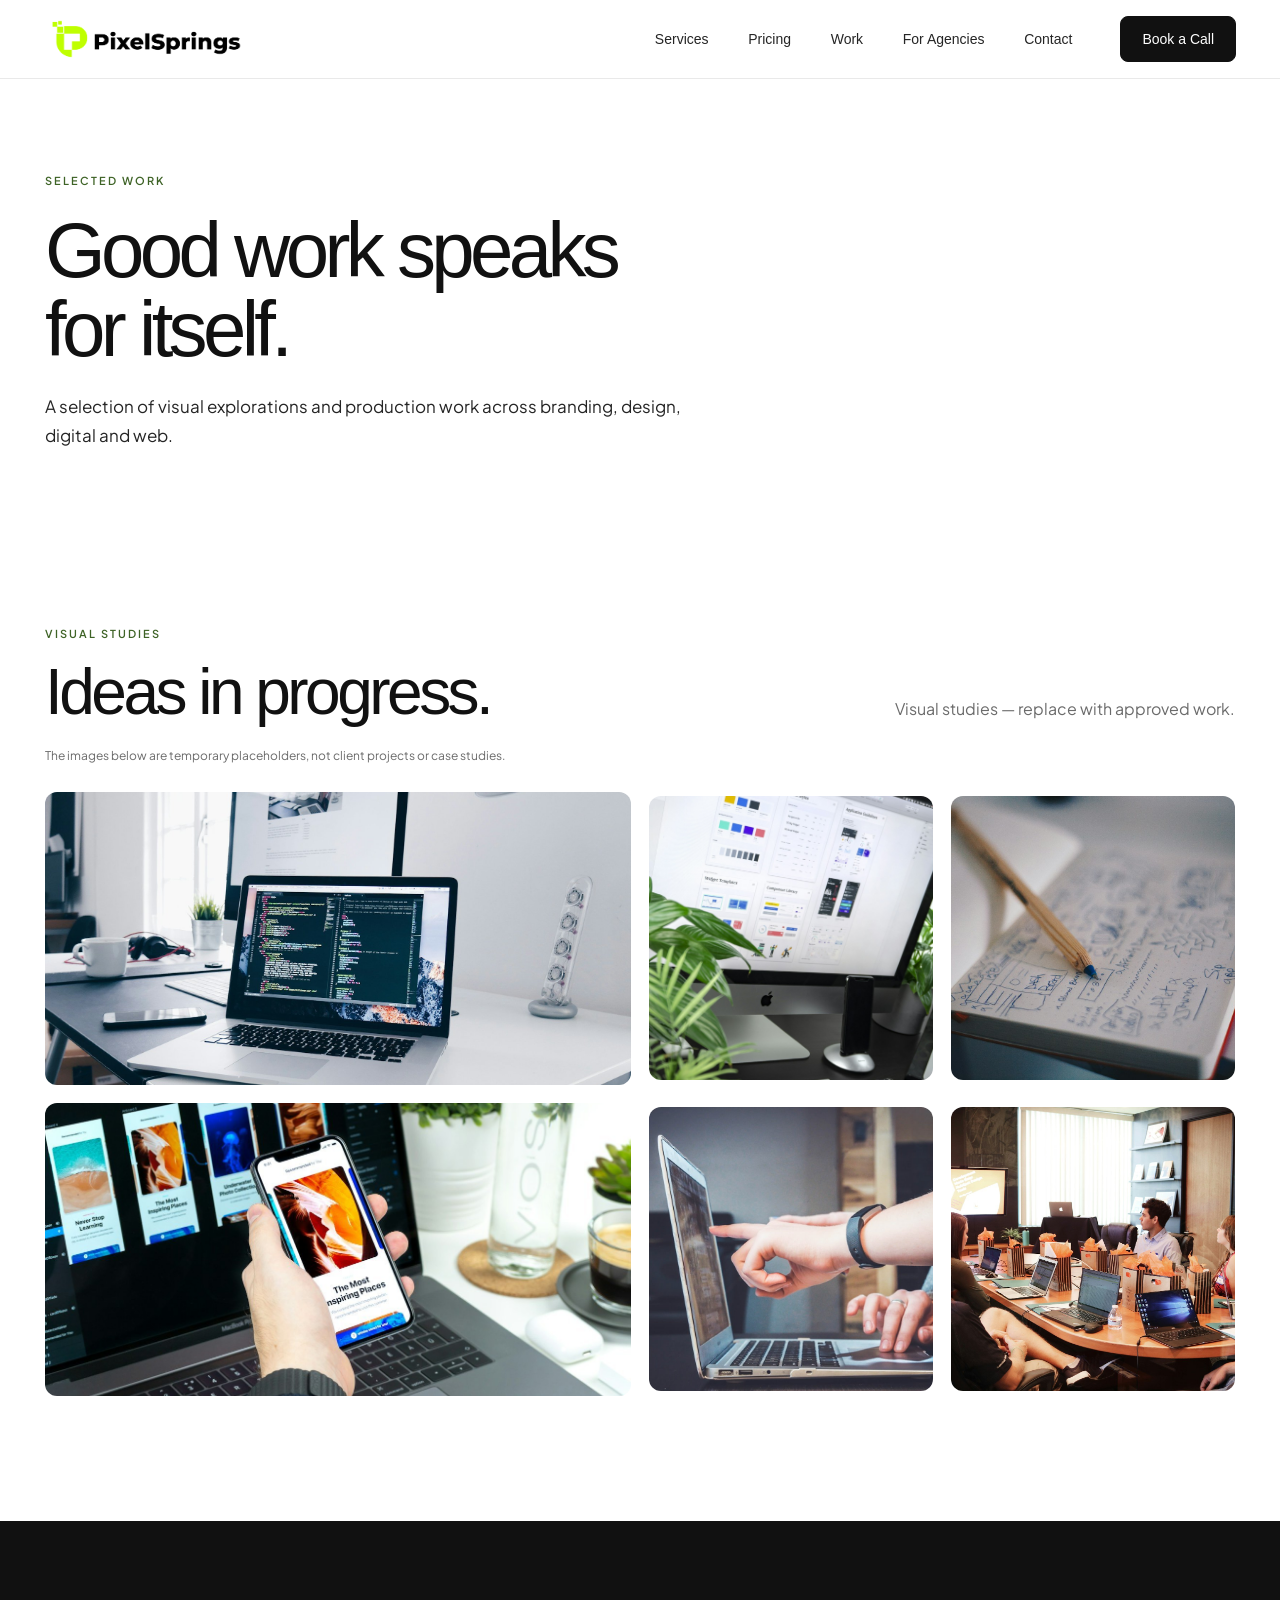
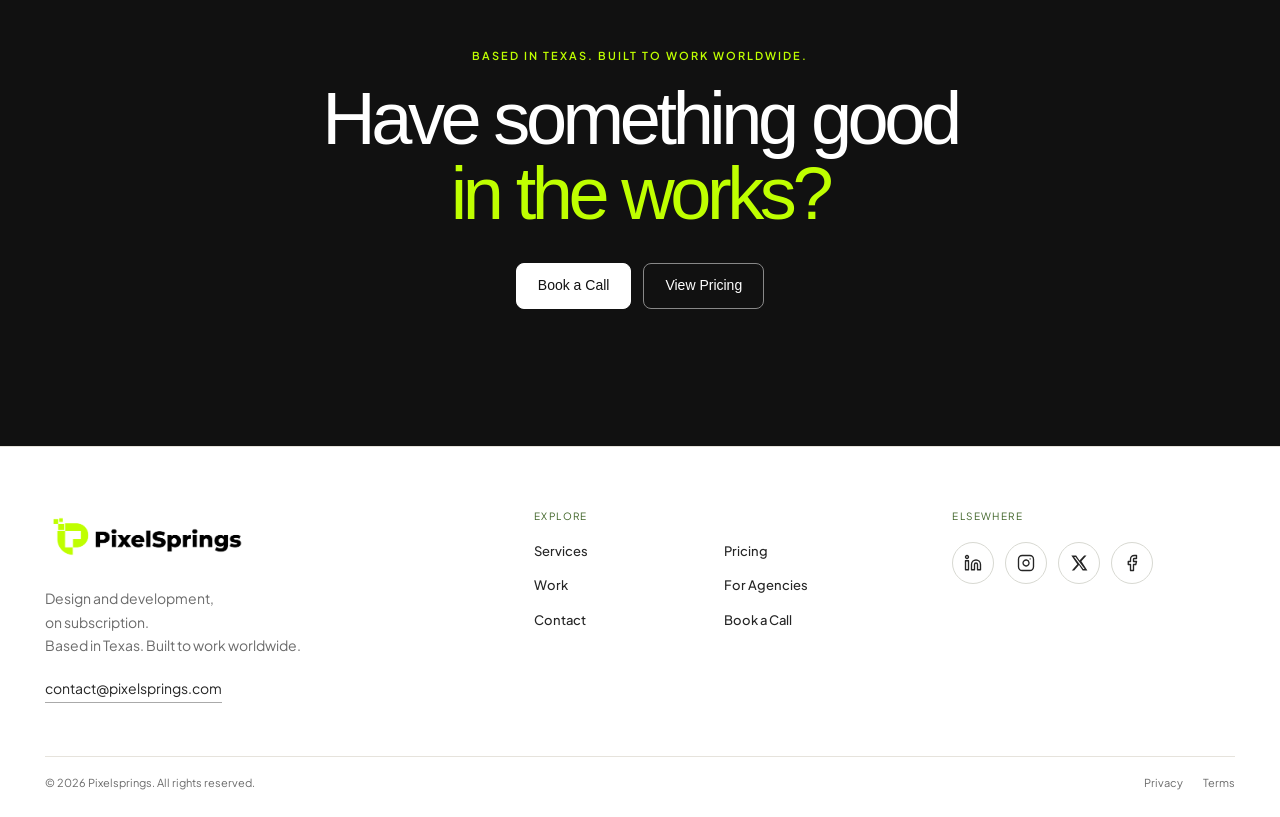
<file: work.html>
<!DOCTYPE html><html lang="en-US"><head>
  <meta charset="UTF-8">
  <meta name="viewport" content="width=device-width, initial-scale=1.0, maximum-scale=1">
  <link rel="icon" type="image/svg+xml" href="./assets/images/favicon.svg">
  <link rel="preconnect" href="https://api.fontshare.com">
  <link rel="preconnect" href="https://cdn.fontshare.com" crossorigin="">
  <link rel="preconnect" href="https://fonts.googleapis.com">
  <link rel="preconnect" href="https://fonts.gstatic.com" crossorigin="">
  <title>Work — Pixelsprings</title>
<meta name="robots" content="max-image-preview:large">
<link rel="dns-prefetch" href="//api.fontshare.com">
<link rel="dns-prefetch" href="//fonts.googleapis.com">
<link rel="alternate" type="application/rss+xml" title="PixelSprings » Feed" href="https://pixelsprings.com/feed/">
<link rel="alternate" type="application/rss+xml" title="PixelSprings » Comments Feed" href="https://pixelsprings.com/comments/feed/">
<link rel="alternate" title="oEmbed (JSON)" type="application/json+oembed" href="https://pixelsprings.com/wp-json/oembed/1.0/embed?url=https%3A%2F%2Fpixelsprings.com%2Fwork%2F">
<link rel="alternate" title="oEmbed (XML)" type="text/xml+oembed" href="https://pixelsprings.com/wp-json/oembed/1.0/embed?url=https%3A%2F%2Fpixelsprings.com%2Fwork%2F&amp;format=xml">
		<!-- This site uses the Google Analytics by MonsterInsights plugin v11.3.0 - Using Analytics tracking - https://www.monsterinsights.com/ -->
		<!-- Note: MonsterInsights is not currently configured on this site. The site owner needs to authenticate with Google Analytics in the MonsterInsights settings panel. -->
					<!-- No tracking code set -->
				<!-- / Google Analytics by MonsterInsights -->
		<style id="wp-img-auto-sizes-contain-inline-css">
img:is([sizes=auto i],[sizes^="auto," i]){contain-intrinsic-size:3000px 1500px}
/*# sourceURL=wp-img-auto-sizes-contain-inline-css */
</style>
<style id="wp-emoji-styles-inline-css">

	img.wp-smiley, img.emoji {
		display: inline !important;
		border: none !important;
		box-shadow: none !important;
		height: 1em !important;
		width: 1em !important;
		margin: 0 0.07em !important;
		vertical-align: -0.1em !important;
		background: none !important;
		padding: 0 !important;
	}
/*# sourceURL=wp-emoji-styles-inline-css */
</style>
<style id="wp-block-library-inline-css">
:root{--wp-block-synced-color:#7a00df;--wp-block-synced-color--rgb:122,0,223;--wp-bound-block-color:var(--wp-block-synced-color);--wp-editor-canvas-background:#ddd;--wp-admin-theme-color:#007cba;--wp-admin-theme-color--rgb:0,124,186;--wp-admin-theme-color-darker-10:#006ba1;--wp-admin-theme-color-darker-10--rgb:0,107,160.5;--wp-admin-theme-color-darker-20:#005a87;--wp-admin-theme-color-darker-20--rgb:0,90,135;--wp-admin-border-width-focus:2px}@media (min-resolution:192dpi){:root{--wp-admin-border-width-focus:1.5px}}.wp-element-button{cursor:pointer}:root .has-very-light-gray-background-color{background-color:#eee}:root .has-very-dark-gray-background-color{background-color:#313131}:root .has-very-light-gray-color{color:#eee}:root .has-very-dark-gray-color{color:#313131}:root .has-vivid-green-cyan-to-vivid-cyan-blue-gradient-background{background:linear-gradient(135deg,#00d084,#0693e3)}:root .has-purple-crush-gradient-background{background:linear-gradient(135deg,#34e2e4,#4721fb 50%,#ab1dfe)}:root .has-hazy-dawn-gradient-background{background:linear-gradient(135deg,#faaca8,#dad0ec)}:root .has-subdued-olive-gradient-background{background:linear-gradient(135deg,#fafae1,#67a671)}:root .has-atomic-cream-gradient-background{background:linear-gradient(135deg,#fdd79a,#004a59)}:root .has-nightshade-gradient-background{background:linear-gradient(135deg,#330968,#31cdcf)}:root .has-midnight-gradient-background{background:linear-gradient(135deg,#020381,#2874fc)}:root{--wp--preset--font-size--normal:16px;--wp--preset--font-size--huge:42px}.has-regular-font-size{font-size:1em}.has-larger-font-size{font-size:2.625em}.has-normal-font-size{font-size:var(--wp--preset--font-size--normal)}.has-huge-font-size{font-size:var(--wp--preset--font-size--huge)}:root .has-text-align-center{text-align:center}:root .has-text-align-left{text-align:left}:root .has-text-align-right{text-align:right}.has-fit-text{white-space:nowrap!important}#end-resizable-editor-section{display:none}.aligncenter{clear:both}.items-justified-left{justify-content:flex-start}.items-justified-center{justify-content:center}.items-justified-right{justify-content:flex-end}.items-justified-space-between{justify-content:space-between}.screen-reader-text{word-wrap:normal!important;border:0;clip-path:inset(50%);height:1px;margin:-1px;overflow:hidden;padding:0;position:absolute;width:1px;word-break:normal!important}.screen-reader-text:focus{background-color:#ddd;clip-path:none;color:#444;display:block;font-size:1em;height:auto;left:5px;line-height:normal;padding:15px 23px 14px;text-decoration:none;top:5px;width:auto;z-index:100000}html :where(.has-border-color){border-style:solid}html :where([style^=border-color],[style*=";border-color"],[style*="; border-color"]){border-style:solid}html :where([style^=border-top-color],[style*=";border-top-color"],[style*="; border-top-color"]){border-top-style:solid}html :where([style^=border-right-color],[style*=";border-right-color"],[style*="; border-right-color"]){border-right-style:solid}html :where([style^=border-bottom-color],[style*=";border-bottom-color"],[style*="; border-bottom-color"]){border-bottom-style:solid}html :where([style^=border-left-color],[style*=";border-left-color"],[style*="; border-left-color"]){border-left-style:solid}html :where([style^=border-width],[style*=";border-width"],[style*="; border-width"]){border-style:solid}html :where([style^=border-top-width],[style*=";border-top-width"],[style*="; border-top-width"]){border-top-style:solid}html :where([style^=border-right-width],[style*=";border-right-width"],[style*="; border-right-width"]){border-right-style:solid}html :where([style^=border-bottom-width],[style*=";border-bottom-width"],[style*="; border-bottom-width"]){border-bottom-style:solid}html :where([style^=border-left-width],[style*=";border-left-width"],[style*="; border-left-width"]){border-left-style:solid}html :where(img[class*=wp-image-]){height:auto;max-width:100%}:where(figure){margin:0 0 1em}html :where(.is-position-sticky){--wp-admin--admin-bar--position-offset:var(--wp-admin--admin-bar--height,0px)}@media screen and (max-width:600px){html :where(.is-position-sticky){--wp-admin--admin-bar--position-offset:0px}}

/*# sourceURL=/wp-includes/css/dist/block-library/common.min.css */
</style>
<style id="classic-theme-styles-inline-css">
/*! This file is auto-generated */
.wp-block-button__link{color:#fff;background-color:#32373c;border-radius:9999px;box-shadow:none;text-decoration:none;padding:calc(.667em + 2px) calc(1.333em + 2px);font-size:1.125em}.wp-block-file__button{background:#32373c;color:#fff;text-decoration:none}
/*# sourceURL=/wp-includes/css/classic-themes.min.css */
</style>

<style id="global-styles-inline-css">
:root{--wp--preset--aspect-ratio--square: 1;--wp--preset--aspect-ratio--4-3: 4/3;--wp--preset--aspect-ratio--3-4: 3/4;--wp--preset--aspect-ratio--3-2: 3/2;--wp--preset--aspect-ratio--2-3: 2/3;--wp--preset--aspect-ratio--16-9: 16/9;--wp--preset--aspect-ratio--9-16: 9/16;--wp--preset--color--black: #000000;--wp--preset--color--cyan-bluish-gray: #abb8c3;--wp--preset--color--white: #ffffff;--wp--preset--color--pale-pink: #f78da7;--wp--preset--color--vivid-red: #cf2e2e;--wp--preset--color--luminous-vivid-orange: #ff6900;--wp--preset--color--luminous-vivid-amber: #fcb900;--wp--preset--color--light-green-cyan: #7bdcb5;--wp--preset--color--vivid-green-cyan: #00d084;--wp--preset--color--pale-cyan-blue: #8ed1fc;--wp--preset--color--vivid-cyan-blue: #0693e3;--wp--preset--color--vivid-purple: #9b51e0;--wp--preset--gradient--vivid-cyan-blue-to-vivid-purple: linear-gradient(135deg,rgb(6,147,227) 0%,rgb(155,81,224) 100%);--wp--preset--gradient--light-green-cyan-to-vivid-green-cyan: linear-gradient(135deg,rgb(122,220,180) 0%,rgb(0,208,130) 100%);--wp--preset--gradient--luminous-vivid-amber-to-luminous-vivid-orange: linear-gradient(135deg,rgb(252,185,0) 0%,rgb(255,105,0) 100%);--wp--preset--gradient--luminous-vivid-orange-to-vivid-red: linear-gradient(135deg,rgb(255,105,0) 0%,rgb(207,46,46) 100%);--wp--preset--gradient--very-light-gray-to-cyan-bluish-gray: linear-gradient(135deg,rgb(238,238,238) 0%,rgb(169,184,195) 100%);--wp--preset--gradient--cool-to-warm-spectrum: linear-gradient(135deg,rgb(74,234,220) 0%,rgb(151,120,209) 20%,rgb(207,42,186) 40%,rgb(238,44,130) 60%,rgb(251,105,98) 80%,rgb(254,248,76) 100%);--wp--preset--gradient--blush-light-purple: linear-gradient(135deg,rgb(255,206,236) 0%,rgb(152,150,240) 100%);--wp--preset--gradient--blush-bordeaux: linear-gradient(135deg,rgb(254,205,165) 0%,rgb(254,45,45) 50%,rgb(107,0,62) 100%);--wp--preset--gradient--luminous-dusk: linear-gradient(135deg,rgb(255,203,112) 0%,rgb(199,81,192) 50%,rgb(65,88,208) 100%);--wp--preset--gradient--pale-ocean: linear-gradient(135deg,rgb(255,245,203) 0%,rgb(182,227,212) 50%,rgb(51,167,181) 100%);--wp--preset--gradient--electric-grass: linear-gradient(135deg,rgb(202,248,128) 0%,rgb(113,206,126) 100%);--wp--preset--gradient--midnight: linear-gradient(135deg,rgb(2,3,129) 0%,rgb(40,116,252) 100%);--wp--preset--font-size--small: 13px;--wp--preset--font-size--medium: 20px;--wp--preset--font-size--large: 36px;--wp--preset--font-size--x-large: 42px;--wp--preset--spacing--20: 0.44rem;--wp--preset--spacing--30: 0.67rem;--wp--preset--spacing--40: 1rem;--wp--preset--spacing--50: 1.5rem;--wp--preset--spacing--60: 2.25rem;--wp--preset--spacing--70: 3.38rem;--wp--preset--spacing--80: 5.06rem;--wp--preset--shadow--natural: 6px 6px 9px rgba(0, 0, 0, 0.2);--wp--preset--shadow--deep: 12px 12px 50px rgba(0, 0, 0, 0.4);--wp--preset--shadow--sharp: 6px 6px 0px rgba(0, 0, 0, 0.2);--wp--preset--shadow--outlined: 6px 6px 0px -3px rgb(255, 255, 255), 6px 6px rgb(0, 0, 0);--wp--preset--shadow--crisp: 6px 6px 0px rgb(0, 0, 0);}.wp-block-button{--wp--preset--dimension--25: 25%;--wp--preset--dimension--50: 50%;--wp--preset--dimension--75: 75%;--wp--preset--dimension--100: 100%;}:where(body) { margin: 0; }:where(.is-layout-flex){gap: 0.5em;}:where(.is-layout-grid){gap: 0.5em;}body .is-layout-flex{display: flex;}.is-layout-flex{flex-wrap: wrap;align-items: center;}.is-layout-flex > :is(*, div){margin: 0;}body .is-layout-grid{display: grid;}.is-layout-grid > :is(*, div){margin: 0;}body{padding-top: 0px;padding-right: 0px;padding-bottom: 0px;padding-left: 0px;}:root :where(.wp-element-button, .wp-block-button__link){background-color: #32373c;border-width: 0;color: #fff;font-family: inherit;font-size: inherit;font-style: inherit;font-weight: inherit;letter-spacing: inherit;line-height: inherit;padding-top: calc(0.667em + 2px);padding-right: calc(1.333em + 2px);padding-bottom: calc(0.667em + 2px);padding-left: calc(1.333em + 2px);text-decoration: none;text-transform: inherit;}.has-black-color{color: var(--wp--preset--color--black) !important;}.has-cyan-bluish-gray-color{color: var(--wp--preset--color--cyan-bluish-gray) !important;}.has-white-color{color: var(--wp--preset--color--white) !important;}.has-pale-pink-color{color: var(--wp--preset--color--pale-pink) !important;}.has-vivid-red-color{color: var(--wp--preset--color--vivid-red) !important;}.has-luminous-vivid-orange-color{color: var(--wp--preset--color--luminous-vivid-orange) !important;}.has-luminous-vivid-amber-color{color: var(--wp--preset--color--luminous-vivid-amber) !important;}.has-light-green-cyan-color{color: var(--wp--preset--color--light-green-cyan) !important;}.has-vivid-green-cyan-color{color: var(--wp--preset--color--vivid-green-cyan) !important;}.has-pale-cyan-blue-color{color: var(--wp--preset--color--pale-cyan-blue) !important;}.has-vivid-cyan-blue-color{color: var(--wp--preset--color--vivid-cyan-blue) !important;}.has-vivid-purple-color{color: var(--wp--preset--color--vivid-purple) !important;}.has-black-background-color{background-color: var(--wp--preset--color--black) !important;}.has-cyan-bluish-gray-background-color{background-color: var(--wp--preset--color--cyan-bluish-gray) !important;}.has-white-background-color{background-color: var(--wp--preset--color--white) !important;}.has-pale-pink-background-color{background-color: var(--wp--preset--color--pale-pink) !important;}.has-vivid-red-background-color{background-color: var(--wp--preset--color--vivid-red) !important;}.has-luminous-vivid-orange-background-color{background-color: var(--wp--preset--color--luminous-vivid-orange) !important;}.has-luminous-vivid-amber-background-color{background-color: var(--wp--preset--color--luminous-vivid-amber) !important;}.has-light-green-cyan-background-color{background-color: var(--wp--preset--color--light-green-cyan) !important;}.has-vivid-green-cyan-background-color{background-color: var(--wp--preset--color--vivid-green-cyan) !important;}.has-pale-cyan-blue-background-color{background-color: var(--wp--preset--color--pale-cyan-blue) !important;}.has-vivid-cyan-blue-background-color{background-color: var(--wp--preset--color--vivid-cyan-blue) !important;}.has-vivid-purple-background-color{background-color: var(--wp--preset--color--vivid-purple) !important;}.has-black-border-color{border-color: var(--wp--preset--color--black) !important;}.has-cyan-bluish-gray-border-color{border-color: var(--wp--preset--color--cyan-bluish-gray) !important;}.has-white-border-color{border-color: var(--wp--preset--color--white) !important;}.has-pale-pink-border-color{border-color: var(--wp--preset--color--pale-pink) !important;}.has-vivid-red-border-color{border-color: var(--wp--preset--color--vivid-red) !important;}.has-luminous-vivid-orange-border-color{border-color: var(--wp--preset--color--luminous-vivid-orange) !important;}.has-luminous-vivid-amber-border-color{border-color: var(--wp--preset--color--luminous-vivid-amber) !important;}.has-light-green-cyan-border-color{border-color: var(--wp--preset--color--light-green-cyan) !important;}.has-vivid-green-cyan-border-color{border-color: var(--wp--preset--color--vivid-green-cyan) !important;}.has-pale-cyan-blue-border-color{border-color: var(--wp--preset--color--pale-cyan-blue) !important;}.has-vivid-cyan-blue-border-color{border-color: var(--wp--preset--color--vivid-cyan-blue) !important;}.has-vivid-purple-border-color{border-color: var(--wp--preset--color--vivid-purple) !important;}.has-vivid-cyan-blue-to-vivid-purple-gradient-background{background: var(--wp--preset--gradient--vivid-cyan-blue-to-vivid-purple) !important;}.has-light-green-cyan-to-vivid-green-cyan-gradient-background{background: var(--wp--preset--gradient--light-green-cyan-to-vivid-green-cyan) !important;}.has-luminous-vivid-amber-to-luminous-vivid-orange-gradient-background{background: var(--wp--preset--gradient--luminous-vivid-amber-to-luminous-vivid-orange) !important;}.has-luminous-vivid-orange-to-vivid-red-gradient-background{background: var(--wp--preset--gradient--luminous-vivid-orange-to-vivid-red) !important;}.has-very-light-gray-to-cyan-bluish-gray-gradient-background{background: var(--wp--preset--gradient--very-light-gray-to-cyan-bluish-gray) !important;}.has-cool-to-warm-spectrum-gradient-background{background: var(--wp--preset--gradient--cool-to-warm-spectrum) !important;}.has-blush-light-purple-gradient-background{background: var(--wp--preset--gradient--blush-light-purple) !important;}.has-blush-bordeaux-gradient-background{background: var(--wp--preset--gradient--blush-bordeaux) !important;}.has-luminous-dusk-gradient-background{background: var(--wp--preset--gradient--luminous-dusk) !important;}.has-pale-ocean-gradient-background{background: var(--wp--preset--gradient--pale-ocean) !important;}.has-electric-grass-gradient-background{background: var(--wp--preset--gradient--electric-grass) !important;}.has-midnight-gradient-background{background: var(--wp--preset--gradient--midnight) !important;}.has-small-font-size{font-size: var(--wp--preset--font-size--small) !important;}.has-medium-font-size{font-size: var(--wp--preset--font-size--medium) !important;}.has-large-font-size{font-size: var(--wp--preset--font-size--large) !important;}.has-x-large-font-size{font-size: var(--wp--preset--font-size--x-large) !important;}
/*# sourceURL=global-styles-inline-css */
</style>

<link rel="stylesheet" id="fontshare-satoshi-css" href="https://api.fontshare.com/v2/css?f%5B%5D=satoshi@400,500,600,700&amp;display=swap" media="all">
<link rel="stylesheet" id="google-jakarta-css" href="https://fonts.googleapis.com/css2?family=Plus+Jakarta+Sans:wght@400;500;600;700&amp;display=swap" media="all">
<link rel="stylesheet" id="pixelsprings-main-css" href="./assets/css/main.css?ver=2.0.0" media="all">
<link rel="stylesheet" id="pixelsprings-style-css" href="./assets/css/main.css?ver=2.0.0" media="all">
<link rel="https://api.w.org/" href="https://pixelsprings.com/wp-json/"><link rel="alternate" title="JSON" type="application/json" href="https://pixelsprings.com/wp-json/wp/v2/pages/10"><link rel="EditURI" type="application/rsd+xml" title="RSD" href="https://pixelsprings.com/xmlrpc.php?rsd">
<link rel="canonical" href="./work.html">
<noscript><style id="rocket-lazyload-nojs-css">.rll-youtube-player, [data-lazy-src]{display:none !important;}</style></noscript><script src="https://pixelsprings.com/wp-includes/js/wp-emoji-release.min.js?ver=900d437b42d300ced04f67f21f8acc91" defer=""></script></head>
<body data-rsssl="1" class="wp-singular page-template page-template-page-work page-template-page-work-php page page-id-10 wp-theme-pixelsprings-editorial">

<div id="top">
  <a class="skip-link" href="#main">Skip to content</a>

  <header class="site-header">
    <div class="header-inner">
      <a class="wordmark" href="./" aria-label="Pixelsprings — home" data-testid="link-brand">
        <img class="wordmark-logo" src="./assets/images/pixelsprings-logo.png" alt="Pixelsprings">
      </a>
      <nav class="nav-links" aria-label="Main navigation">
        <a href="./services.html" data-testid="link-nav-services">Services</a>
        <a href="./pricing.html" data-testid="link-nav-pricing">Pricing</a>
        <a href="./work.html" data-testid="link-nav-work">Work</a>
        <a href="./for-agencies.html" data-testid="link-nav-for-agencies">For Agencies</a>
        <a href="./contact.html" data-testid="link-nav-contact">Contact</a>
      </nav>
      <a class="nav-cta" href="./book-a-call.html" data-testid="link-book-call-nav">Book a Call</a>
      <button class="mobile-toggle" id="mobileMenuToggle" type="button" aria-label="Open navigation menu" aria-expanded="false" aria-controls="mobile-navigation" data-testid="button-mobile-menu">☰</button>
    </div>
    <nav id="mobile-navigation" class="mobile-panel" aria-label="Mobile navigation" style="display: none;" data-testid="mobile-navigation">
      <a href="./services.html">Services</a>
      <a href="./pricing.html">Pricing</a>
      <a href="./work.html">Work</a>
      <a href="./for-agencies.html">For Agencies</a>
      <a href="./contact.html">Contact</a>
      <a class="button button-dark" href="./book-a-call.html">Book a Call</a>
    </nav>
  </header>

<main id="main" class="inner-main">
  <!-- PAGE HERO -->
  <section class="inner-hero inner-hero-left">
    <div class="wrap">
      <div class="eyebrow">Selected work</div>
      <h1>Good work speaks<br>for itself.</h1>
      <p>A selection of visual explorations and production work across branding, design, digital and web.</p>
    </div>
  </section>

  <!-- INNER WORK GALLERY -->
  <section class="section work inner-work">
    <div class="wrap">
      <div class="work-header">
        <div>
          <div class="eyebrow">Visual studies</div>
          <h2>Ideas in progress.</h2>
        </div>
        <p>Visual studies — replace with approved work.</p>
      </div>
      <p class="work-disclosure">The images below are temporary placeholders, not client projects or case studies.</p>

      <div class="gallery" data-testid="gallery-projects">
        <button class="project" type="button" aria-label="View image 1" data-testid="button-project-1">
          <div class="project-art"><img src="./assets/images/portfolio/work-01.jpg" alt="Laptop and code on a bright design studio desk." loading="lazy"></div>
        </button>
        <button class="project" type="button" aria-label="View image 2" data-testid="button-project-2">
          <div class="project-art"><img src="./assets/images/portfolio/work-02.jpg" alt="A digital design system displayed on a desktop screen." loading="lazy"></div>
        </button>
        <button class="project" type="button" aria-label="View image 3" data-testid="button-project-3">
          <div class="project-art"><img src="./assets/images/portfolio/work-03.jpg" alt="Open sketchbook with early interface notes." loading="lazy"></div>
        </button>
        <button class="project" type="button" aria-label="View image 4" data-testid="button-project-4">
          <div class="project-art"><img src="./assets/images/portfolio/work-04.jpg" alt="Responsive website design viewed across laptop and phone." loading="lazy"></div>
        </button>
        <button class="project" type="button" aria-label="View image 5" data-testid="button-project-5">
          <div class="project-art"><img src="./assets/images/portfolio/work-05.jpg" alt="A team reviewing a digital project together." loading="lazy"></div>
        </button>
        <button class="project" type="button" aria-label="View image 6" data-testid="button-project-6">
          <div class="project-art"><img src="./assets/images/portfolio/work-06.jpg" alt="A creative team meeting around a conference table." loading="lazy"></div>
        </button>
      </div>
    </div>
  </section>

  <!-- CLOSING CTA -->
  <section class="final-cta inner-final-cta">
    <div class="eyebrow">Based in Texas. Built to work worldwide.</div>
    <h2>Have something good<br><span class="cta-highlight">in the works?</span></h2>
    <div class="final-actions">
      <a class="button button-dark" href="./book-a-call.html">Book a Call</a>
      <a class="button button-light" href="./pricing.html">View Pricing</a>
    </div>
  </section>
</main>

    <footer class="site-footer">
      <div class="wrap">
        <div class="footer-main">
          <div class="footer-brand">
            <a class="wordmark" href="./" aria-label="Pixelsprings — home" data-testid="link-footer-brand">
              <img class="wordmark-logo" src="./assets/images/pixelsprings-logo.png" alt="Pixelsprings">
            </a>
            <p>Design and development,<br>on subscription.<br>Based in Texas. Built to work worldwide.</p>
            <a class="footer-email" href="mailto:contact@pixelsprings.com" data-testid="link-footer-email">contact@pixelsprings.com</a>
          </div>
          <div>
            <div class="footer-label">Explore</div>
            <nav class="footer-nav" aria-label="Footer navigation">
              <a href="./services.html" data-testid="link-footer-services">Services</a>
              <a href="./pricing.html" data-testid="link-footer-pricing">Pricing</a>
              <a href="./work.html" data-testid="link-footer-work">Work</a>
              <a href="./for-agencies.html" data-testid="link-footer-agencies">For Agencies</a>
              <a href="./contact.html" data-testid="link-footer-contact">Contact</a>
              <a href="./book-a-call.html" data-testid="link-footer-book-call">Book a Call</a>
            </nav>
          </div>
          <div>
            <div class="footer-label">Elsewhere</div>
            <div class="footer-social">
              <a href="https://www.linkedin.com/" target="_blank" rel="noreferrer" aria-label="LinkedIn (opens in a new tab)" data-testid="link-social-linkedin">
                <svg xmlns="http://www.w3.org/2000/svg" width="24" height="24" viewBox="0 0 24 24" fill="none" stroke="currentColor" stroke-width="2" stroke-linecap="round" stroke-linejoin="round"><path d="M16 8a6 6 0 0 1 6 6v7h-4v-7a2 2 0 0 0-2-2 2 2 0 0 0-2 2v7h-4v-7a6 6 0 0 1 6-6z"></path><rect width="4" height="12" x="2" y="9"></rect><circle cx="4" cy="4" r="2"></circle></svg>
              </a>
              <a href="https://www.instagram.com/" target="_blank" rel="noreferrer" aria-label="Instagram (opens in a new tab)" data-testid="link-social-instagram">
                <svg xmlns="http://www.w3.org/2000/svg" width="24" height="24" viewBox="0 0 24 24" fill="none" stroke="currentColor" stroke-width="2" stroke-linecap="round" stroke-linejoin="round"><rect width="20" height="20" x="2" y="2" rx="5" ry="5"></rect><path d="M16 11.37A4 4 0 1 1 12.63 8 4 4 0 0 1 16 11.37z"></path><line x1="17.5" x2="17.51" y1="6.5" y2="6.5"></line></svg>
              </a>
              <a href="https://x.com/" target="_blank" rel="noreferrer" aria-label="X (opens in a new tab)" data-testid="link-social-x">
                <svg viewBox="0 0 24 24" aria-hidden="true"><path d="M18.9 2H22l-6.8 7.8L23.2 22h-6.3L12 14.6 5.6 22H2.4l7.3-8.4L1.8 2h6.4l4.5 6.8L18.9 2Zm-1.1 18h1.7L7.3 3.9H5.5L17.8 20Z"></path></svg>
              </a>
              <a href="https://www.facebook.com/" target="_blank" rel="noreferrer" aria-label="Facebook (opens in a new tab)" data-testid="link-social-facebook">
                <svg xmlns="http://www.w3.org/2000/svg" width="24" height="24" viewBox="0 0 24 24" fill="none" stroke="currentColor" stroke-width="2" stroke-linecap="round" stroke-linejoin="round"><path d="M18 2h-3a5 5 0 0 0-5 5v3H7v4h3v8h4v-8h3l1-4h-4V7a1 1 0 0 1 1-1h3z"></path></svg>
              </a>
            </div>
          </div>
        </div>
        <div class="footer-bottom">
          <span>© 2026 Pixelsprings. All rights reserved.</span>
          <div class="footer-legal">
            <a href="mailto:contact@pixelsprings.com?subject=Privacy%20enquiry" data-testid="link-footer-privacy">Privacy</a>
            <a href="mailto:contact@pixelsprings.com?subject=Terms%20enquiry" data-testid="link-footer-terms">Terms</a>
          </div>
        </div>
      </div>
    </footer>
  </div>

  <!-- Toast Notification Container -->
  <div id="toastContainer" class="toast-container"></div>

  <!-- Accessible Lightbox Modal -->
  <div id="projectLightbox" class="project-lightbox" style="display: none;" role="presentation">
    <div class="lightbox-inner" role="dialog" aria-modal="true" aria-label="Portfolio image preview">
      <button id="lightboxClose" class="lightbox-close" type="button" aria-label="Close project preview" data-testid="button-close-lightbox">×</button>
      <div class="project-art">
        <img id="lightboxImg" alt="" src="data:image/svg+xml,%3Csvg xmlns='http://www.w3.org/2000/svg' viewBox='0 0 1 1'%3E%3C/svg%3E">
      </div>
      <button id="lightboxPrev" class="lightbox-nav-btn lightbox-prev" type="button" aria-label="Previous image">‹</button>
      <button id="lightboxNext" class="lightbox-nav-btn lightbox-next" type="button" aria-label="Next image">›</button>
    </div>
  </div>

  <script type="speculationrules">
{"prefetch":[{"source":"document","where":{"and":[{"href_matches":"/*"},{"not":{"href_matches":["/wp-*.php","/wp-admin/*","/wp-content/uploads/*","/wp-content/*","/wp-content/plugins/*","/wp-content/themes/pixelsprings-editorial/*","/*\\?(.+)"]}},{"not":{"selector_matches":"a[rel~=\"nofollow\"]"}},{"not":{"selector_matches":".no-prefetch, .no-prefetch a"}}]},"eagerness":"conservative"}]}
</script>
<script id="pixelsprings-script-js" src="./assets/js/pixelsprings.js?ver=2.0.0"></script>
<script id="wp-emoji-settings" type="application/json">
{"baseUrl":"https://s.w.org/images/core/emoji/17.0.2/72x72/","ext":".png","svgUrl":"https://s.w.org/images/core/emoji/17.0.2/svg/","svgExt":".svg","source":{"concatemoji":"https://pixelsprings.com/wp-includes/js/wp-emoji-release.min.js?ver=900d437b42d300ced04f67f21f8acc91"}}
</script>
<script type="module">
/*! This file is auto-generated */
var e="script#wp-emoji-settings",t=document.querySelector(e);if(!(t instanceof HTMLScriptElement))throw new Error("Element missing: "+e);const r=JSON.parse(t.text),s=(window._wpemojiSettings=r,"wpEmojiSettingsSupports"),o=["flag","emoji"];function i(e){try{var t={supportTests:e,timestamp:(new Date).valueOf()};sessionStorage.setItem(s,JSON.stringify(t))}catch(e){}}function c(e,t,n){e.clearRect(0,0,e.canvas.width,e.canvas.height),e.fillText(t,0,0);t=new Uint32Array(e.getImageData(0,0,e.canvas.width,e.canvas.height).data);e.clearRect(0,0,e.canvas.width,e.canvas.height),e.fillText(n,0,0);const r=new Uint32Array(e.getImageData(0,0,e.canvas.width,e.canvas.height).data);return t.every((e,t)=>e===r[t])}function p(e,t){e.clearRect(0,0,e.canvas.width,e.canvas.height),e.fillText(t,0,0);var n=e.getImageData(16,16,1,1);for(let e=0;e<n.data.length;e++)if(0!==n.data[e])return!1;return!0}function u(e,t,n,r){switch(t){case"flag":return n(e,"\ud83c\udff3\ufe0f\u200d\u26a7\ufe0f","\ud83c\udff3\ufe0f\u200b\u26a7\ufe0f")?!1:!n(e,"\ud83c\udde8\ud83c\uddf6","\ud83c\udde8\u200b\ud83c\uddf6")&&!n(e,"\ud83c\udff4\udb40\udc67\udb40\udc62\udb40\udc65\udb40\udc6e\udb40\udc67\udb40\udc7f","\ud83c\udff4\u200b\udb40\udc67\u200b\udb40\udc62\u200b\udb40\udc65\u200b\udb40\udc6e\u200b\udb40\udc67\u200b\udb40\udc7f");case"emoji":return!r(e,"\ud83e\u1fac8")}return!1}function f(e,t,n,r){let a;const s=(a="undefined"!=typeof WorkerGlobalScope&&self instanceof WorkerGlobalScope?new OffscreenCanvas(300,150):document.createElement("canvas")).getContext("2d",{willReadFrequently:!0}),o=(s.textBaseline="top",s.font="600 32px Arial",{});return e.forEach(e=>{o[e]=t(s,e,n,r)}),o}function a(e){var t=document.createElement("script");t.src=e,t.defer=!0,document.head.appendChild(t)}r.supports={everything:!0,everythingExceptFlag:!0},new Promise(t=>{let n=function(){try{var e=JSON.parse(sessionStorage.getItem(s));if("object"==typeof e&&"number"==typeof e.timestamp&&(new Date).valueOf()<e.timestamp+604800&&"object"==typeof e.supportTests)return e.supportTests}catch(e){}return null}();if(!n){if("undefined"!=typeof Worker&&"undefined"!=typeof OffscreenCanvas&&"undefined"!=typeof URL&&URL.createObjectURL&&"undefined"!=typeof Blob)try{var e="postMessage("+f.toString()+"("+[JSON.stringify(o),u.toString(),c.toString(),p.toString()].join(",")+"));",r=new Blob([e],{type:"text/javascript"});const a=new Worker(URL.createObjectURL(r),{name:"wpTestEmojiSupports"});return void(a.onmessage=e=>{i(n=e.data),a.terminate(),t(n)})}catch(e){}i(n=f(o,u,c,p))}t(n)}).then(e=>{for(const n in e)r.supports[n]=e[n],r.supports.everything=r.supports.everything&&r.supports[n],"flag"!==n&&(r.supports.everythingExceptFlag=r.supports.everythingExceptFlag&&r.supports[n]);var t;r.supports.everythingExceptFlag=r.supports.everythingExceptFlag&&!r.supports.flag,r.supports.everything||((t=r.source||{}).concatemoji?a(t.concatemoji):t.wpemoji&&t.twemoji&&(a(t.twemoji),a(t.wpemoji)))});
//# sourceURL=https://pixelsprings.com/wp-includes/js/wp-emoji-loader.min.js
</script>


</body></html>
</file>
<file: assets/index-CZJyEekO.css>
@layer properties{@supports (((-webkit-hyphens:none)) and (not (margin-trim:inline))) or ((-moz-orient:inline) and (not (color:rgb(from red r g b)))){*,:before,:after,::backdrop{--tw-translate-x:0;--tw-translate-y:0;--tw-translate-z:0;--tw-rotate-x:initial;--tw-rotate-y:initial;--tw-rotate-z:initial;--tw-skew-x:initial;--tw-skew-y:initial;--tw-space-y-reverse:0;--tw-space-x-reverse:0;--tw-border-style:solid;--tw-leading:initial;--tw-font-weight:initial;--tw-tracking:initial;--tw-ordinal:initial;--tw-slashed-zero:initial;--tw-numeric-figure:initial;--tw-numeric-spacing:initial;--tw-numeric-fraction:initial;--tw-shadow:0 0 #0000;--tw-shadow-color:initial;--tw-shadow-alpha:100%;--tw-inset-shadow:0 0 #0000;--tw-inset-shadow-color:initial;--tw-inset-shadow-alpha:100%;--tw-ring-color:initial;--tw-ring-shadow:0 0 #0000;--tw-inset-ring-color:initial;--tw-inset-ring-shadow:0 0 #0000;--tw-ring-inset:initial;--tw-ring-offset-width:0px;--tw-ring-offset-color:#fff;--tw-ring-offset-shadow:0 0 #0000;--tw-outline-style:solid;--tw-duration:initial;--tw-ease:initial;--tw-content:"";--tw-animation-delay:0s;--tw-animation-direction:normal;--tw-animation-duration:initial;--tw-animation-fill-mode:none;--tw-animation-iteration-count:1;--tw-enter-blur:0;--tw-enter-opacity:1;--tw-enter-rotate:0;--tw-enter-scale:1;--tw-enter-translate-x:0;--tw-enter-translate-y:0;--tw-exit-blur:0;--tw-exit-opacity:1;--tw-exit-rotate:0;--tw-exit-scale:1;--tw-exit-translate-x:0;--tw-exit-translate-y:0}}}@layer theme{:root,:host{--font-sans:-apple-system, BlinkMacSystemFont, "Segoe UI", Roboto, "Helvetica Neue", "Noto Sans", Arial, sans-serif, "Apple Color Emoji", "Segoe UI Emoji", "Segoe UI Symbol", "Noto Color Emoji";--font-mono:ui-monospace, SFMono-Regular, Menlo, Monaco, Consolas, "Liberation Mono", "Courier New", monospace;--color-red-50:oklch(97.1% .013 17.38);--color-red-300:oklch(80.8% .114 19.571);--color-red-400:oklch(70.4% .191 22.216);--color-red-500:oklch(63.7% .237 25.331);--color-red-600:oklch(57.7% .245 27.325);--color-gray-50:oklch(98.5% .002 247.839);--color-gray-100:oklch(96.7% .003 264.542);--color-gray-600:oklch(44.6% .03 256.802);--color-gray-700:oklch(37.3% .034 259.733);--color-gray-800:oklch(27.8% .033 256.848);--color-gray-900:oklch(21% .034 264.665);--color-black:#000;--color-white:#fff;--spacing:.25rem;--container-sm:24rem;--container-md:28rem;--container-lg:32rem;--text-xs:.75rem;--text-xs--line-height:calc(1 / .75);--text-sm:.875rem;--text-sm--line-height:calc(1.25 / .875);--text-base:1rem;--text-base--line-height: 1.5 ;--text-lg:1.125rem;--text-lg--line-height:calc(1.75 / 1.125);--text-xl:1.25rem;--text-xl--line-height:calc(1.75 / 1.25);--text-2xl:1.5rem;--text-2xl--line-height:calc(2 / 1.5);--font-weight-normal:400;--font-weight-medium:500;--font-weight-semibold:600;--font-weight-bold:700;--tracking-tight:-.025em;--tracking-widest:.1em;--leading-snug:1.375;--leading-normal:1.5;--leading-relaxed:1.625;--radius-sm:.25rem;--radius-md:.375rem;--radius-lg:.5rem;--radius-xl:.75rem;--ease-in-out:cubic-bezier(.4, 0, .2, 1);--animate-spin:spin 1s linear infinite;--animate-pulse:pulse 2s cubic-bezier(.4, 0, .6, 1) infinite;--aspect-video:16 / 9;--default-transition-duration:.15s;--default-transition-timing-function:cubic-bezier(.4, 0, .2, 1);--default-font-family:var(--font-sans);--default-mono-font-family:var(--font-mono)}}@layer base{*,:after,:before,::backdrop{box-sizing:border-box;border:0 solid;margin:0;padding:0}::file-selector-button{box-sizing:border-box;border:0 solid;margin:0;padding:0}html,:host{-webkit-text-size-adjust:100%;tab-size:4;line-height:1.5;font-family:var(--default-font-family,-apple-system, BlinkMacSystemFont, "Segoe UI", Roboto, "Helvetica Neue", "Noto Sans", Arial, sans-serif, "Apple Color Emoji", "Segoe UI Emoji", "Segoe UI Symbol", "Noto Color Emoji");font-feature-settings:var(--default-font-feature-settings,normal);font-variation-settings:var(--default-font-variation-settings,normal);-webkit-tap-highlight-color:transparent}hr{height:0;color:inherit;border-top-width:1px}abbr:where([title]){-webkit-text-decoration:underline dotted;text-decoration:underline dotted}h1,h2,h3,h4,h5,h6{font-size:inherit;font-weight:inherit}a{color:inherit;-webkit-text-decoration:inherit;text-decoration:inherit}b,strong{font-weight:bolder}code,kbd,samp,pre{font-family:var(--default-mono-font-family,ui-monospace, SFMono-Regular, Menlo, Monaco, Consolas, "Liberation Mono", "Courier New", monospace);font-feature-settings:var(--default-mono-font-feature-settings,normal);font-variation-settings:var(--default-mono-font-variation-settings,normal);font-size:1em}small{font-size:80%}sub,sup{vertical-align:baseline;font-size:75%;line-height:0;position:relative}sub{bottom:-.25em}sup{top:-.5em}table{text-indent:0;border-color:inherit;border-collapse:collapse}:-moz-focusring:where(:not(iframe)){outline:auto}progress{vertical-align:baseline}summary{display:list-item}ol,ul,menu{list-style:none}img,svg,video,canvas,audio,iframe,embed,object{vertical-align:middle;display:block}img,video{max-width:100%;height:auto}button,input,select,optgroup,textarea{font:inherit;font-feature-settings:inherit;font-variation-settings:inherit;letter-spacing:inherit;color:inherit;opacity:1;background-color:#0000;border-radius:0}::file-selector-button{font:inherit;font-feature-settings:inherit;font-variation-settings:inherit;letter-spacing:inherit;color:inherit;opacity:1;background-color:#0000;border-radius:0}:where(select:is([multiple],[size])) optgroup{font-weight:bolder}:where(select:is([multiple],[size])) optgroup option{padding-inline-start:20px}::file-selector-button{margin-inline-end:4px}::placeholder{opacity:1}@supports (not ((-webkit-appearance:-apple-pay-button))) or (contain-intrinsic-size:1px){::placeholder{color:currentColor}@supports (color:color-mix(in lab,red,red)){::placeholder{color:color-mix(in oklab,currentcolor 50%,transparent)}}}textarea{resize:vertical}::-webkit-search-decoration{-webkit-appearance:none}::-webkit-date-and-time-value{min-height:1lh;text-align:inherit}::-webkit-datetime-edit{display:inline-flex}::-webkit-datetime-edit-fields-wrapper{padding:0}::-webkit-datetime-edit{padding-block:0}::-webkit-datetime-edit-year-field{padding-block:0}::-webkit-datetime-edit-month-field{padding-block:0}::-webkit-datetime-edit-day-field{padding-block:0}::-webkit-datetime-edit-hour-field{padding-block:0}::-webkit-datetime-edit-minute-field{padding-block:0}::-webkit-datetime-edit-second-field{padding-block:0}::-webkit-datetime-edit-millisecond-field{padding-block:0}::-webkit-datetime-edit-meridiem-field{padding-block:0}::-webkit-calendar-picker-indicator{line-height:1}:-moz-ui-invalid{box-shadow:none}button,input:where([type=button],[type=reset],[type=submit]){appearance:button}::file-selector-button{appearance:button}::-webkit-inner-spin-button{height:auto}::-webkit-outer-spin-button{height:auto}[hidden]:where(:not([hidden=until-found])){display:none!important}}@layer components;@layer utilities{.\@container\/field-group{container:field-group/inline-size}.pointer-events-auto{pointer-events:auto}.pointer-events-none{pointer-events:none}.invisible{visibility:hidden}.sr-only{clip-path:inset(50%);white-space:nowrap;border-width:0;width:1px;height:1px;margin:-1px;padding:0;position:absolute;overflow:hidden}.absolute{position:absolute}.fixed{position:fixed}.relative{position:relative}.static{position:static}.inset-0{inset:0}.inset-x-0{inset-inline:0}.inset-y-0{inset-block:0}.-top-12{top:calc(var(--spacing) * -12)}.top-0{top:0}.top-1\.5{top:calc(var(--spacing) * 1.5)}.top-1\/2{top:50%}.top-2{top:calc(var(--spacing) * 2)}.top-3\.5{top:calc(var(--spacing) * 3.5)}.top-4{top:calc(var(--spacing) * 4)}.top-\[1px\]{top:1px}.top-\[50\%\]{top:50%}.top-\[60\%\]{top:60%}.top-full{top:100%}.-right-12{right:calc(var(--spacing) * -12)}.right-0{right:0}.right-1{right:var(--spacing)}.right-2{right:calc(var(--spacing) * 2)}.right-3{right:calc(var(--spacing) * 3)}.right-4{right:calc(var(--spacing) * 4)}.-bottom-12{bottom:calc(var(--spacing) * -12)}.bottom-0{bottom:0}.-left-12{left:calc(var(--spacing) * -12)}.left-0{left:0}.left-1\/2{left:50%}.left-2{left:calc(var(--spacing) * 2)}.left-\[50\%\]{left:50%}.z-10{z-index:10}.z-20{z-index:20}.z-50{z-index:50}.z-\[1\]{z-index:1}.z-\[100\]{z-index:100}.order-first{order:-9999}.order-last{order:9999}.\!m-0{margin:0!important}.-mx-1{margin-inline:calc(var(--spacing) * -1)}.mx-2{margin-inline:calc(var(--spacing) * 2)}.mx-3\.5{margin-inline:calc(var(--spacing) * 3.5)}.mx-4{margin-inline:calc(var(--spacing) * 4)}.mx-auto{margin-inline:auto}.-my-2{margin-block:calc(var(--spacing) * -2)}.my-0{margin-block:0}.my-0\.5{margin-block:calc(var(--spacing) * .5)}.my-1{margin-block:var(--spacing)}.-mt-4{margin-top:calc(var(--spacing) * -4)}.mt-1\.5{margin-top:calc(var(--spacing) * 1.5)}.mt-2{margin-top:calc(var(--spacing) * 2)}.mt-4{margin-top:calc(var(--spacing) * 4)}.mt-24{margin-top:calc(var(--spacing) * 24)}.mt-auto{margin-top:auto}.mr-2{margin-right:calc(var(--spacing) * 2)}.mb-1{margin-bottom:var(--spacing)}.mb-2{margin-bottom:calc(var(--spacing) * 2)}.mb-3{margin-bottom:calc(var(--spacing) * 3)}.mb-4{margin-bottom:calc(var(--spacing) * 4)}.-ml-4{margin-left:calc(var(--spacing) * -4)}.ml-1{margin-left:var(--spacing)}.ml-4{margin-left:calc(var(--spacing) * 4)}.ml-auto{margin-left:auto}.line-clamp-2{-webkit-line-clamp:2;-webkit-box-orient:vertical;display:-webkit-box;overflow:hidden}.block{display:block}.flex{display:flex}.grid{display:grid}.hidden{display:none}.inline-flex{display:inline-flex}.table{display:table}.aspect-square{aspect-ratio:1}.aspect-video{aspect-ratio:var(--aspect-video)}.size-4{width:calc(var(--spacing) * 4);height:calc(var(--spacing) * 4)}.size-6{width:calc(var(--spacing) * 6);height:calc(var(--spacing) * 6)}.size-8{width:calc(var(--spacing) * 8);height:calc(var(--spacing) * 8)}.size-10{width:calc(var(--spacing) * 10);height:calc(var(--spacing) * 10)}.size-\[--cell-size\]{width:--cell-size;height:--cell-size}.h-1\.5{height:calc(var(--spacing) * 1.5)}.h-2{height:calc(var(--spacing) * 2)}.h-2\.5{height:calc(var(--spacing) * 2.5)}.h-3{height:calc(var(--spacing) * 3)}.h-3\.5{height:calc(var(--spacing) * 3.5)}.h-4{height:calc(var(--spacing) * 4)}.h-5{height:calc(var(--spacing) * 5)}.h-6{height:calc(var(--spacing) * 6)}.h-7{height:calc(var(--spacing) * 7)}.h-8{height:calc(var(--spacing) * 8)}.h-9{height:calc(var(--spacing) * 9)}.h-10{height:calc(var(--spacing) * 10)}.h-12{height:calc(var(--spacing) * 12)}.h-\[--cell-size\]{height:--cell-size}.h-\[1px\]{height:1px}.h-\[var\(--radix-navigation-menu-viewport-height\)\]{height:var(--radix-navigation-menu-viewport-height)}.h-\[var\(--radix-select-trigger-height\)\]{height:var(--radix-select-trigger-height)}.h-auto{height:auto}.h-full{height:100%}.h-px{height:1px}.h-svh{height:100svh}.max-h-\[--radix-context-menu-content-available-height\]{max-height:--radix-context-menu-content-available-height}.max-h-\[--radix-select-content-available-height\]{max-height:--radix-select-content-available-height}.max-h-\[85vh\]{max-height:85vh}.max-h-\[300px\]{max-height:300px}.max-h-\[var\(--radix-dropdown-menu-content-available-height\)\]{max-height:var(--radix-dropdown-menu-content-available-height)}.max-h-screen{max-height:100vh}.min-h-0{min-height:0}.min-h-8{min-height:calc(var(--spacing) * 8)}.min-h-9{min-height:calc(var(--spacing) * 9)}.min-h-10{min-height:calc(var(--spacing) * 10)}.min-h-\[60px\]{min-height:60px}.min-h-screen{min-height:100vh}.min-h-svh{min-height:100svh}.w-0{width:0}.w-1{width:var(--spacing)}.w-2{width:calc(var(--spacing) * 2)}.w-2\.5{width:calc(var(--spacing) * 2.5)}.w-3{width:calc(var(--spacing) * 3)}.w-3\.5{width:calc(var(--spacing) * 3.5)}.w-3\/4{width:75%}.w-4{width:calc(var(--spacing) * 4)}.w-5{width:calc(var(--spacing) * 5)}.w-7{width:calc(var(--spacing) * 7)}.w-8{width:calc(var(--spacing) * 8)}.w-9{width:calc(var(--spacing) * 9)}.w-10{width:calc(var(--spacing) * 10)}.w-64{width:calc(var(--spacing) * 64)}.w-72{width:calc(var(--spacing) * 72)}.w-\[--cell-size\]{width:--cell-size}.w-\[1px\]{width:1px}.w-\[100px\]{width:100px}.w-\[var\(--sidebar-width\)\]{width:var(--sidebar-width)}.w-auto{width:auto}.w-fit{width:fit-content}.w-full{width:100%}.w-max{width:max-content}.w-px{width:1px}.max-w-\[var\(--skeleton-width\)\]{max-width:var(--skeleton-width)}.max-w-lg{max-width:var(--container-lg)}.max-w-max{max-width:max-content}.max-w-md{max-width:var(--container-md)}.max-w-sm{max-width:var(--container-sm)}.min-w-0{min-width:0}.min-w-5{min-width:calc(var(--spacing) * 5)}.min-w-8{min-width:calc(var(--spacing) * 8)}.min-w-9{min-width:calc(var(--spacing) * 9)}.min-w-10{min-width:calc(var(--spacing) * 10)}.min-w-\[--cell-size\]{min-width:--cell-size}.min-w-\[8rem\]{min-width:8rem}.min-w-\[12rem\]{min-width:12rem}.min-w-\[var\(--radix-select-trigger-width\)\]{min-width:var(--radix-select-trigger-width)}.flex-1{flex:1}.shrink-0{flex-shrink:0}.grow{flex-grow:1}.grow-0{flex-grow:0}.basis-full{flex-basis:100%}.caption-bottom{caption-side:bottom}.border-collapse{border-collapse:collapse}.origin-\[--radix-context-menu-content-transform-origin\]{transform-origin:--radix-context-menu-content-transform-origin}.origin-\[--radix-dropdown-menu-content-transform-origin\]{transform-origin:--radix-dropdown-menu-content-transform-origin}.origin-\[--radix-hover-card-content-transform-origin\]{transform-origin:--radix-hover-card-content-transform-origin}.origin-\[--radix-menubar-content-transform-origin\]{transform-origin:--radix-menubar-content-transform-origin}.origin-\[--radix-popover-content-transform-origin\]{transform-origin:--radix-popover-content-transform-origin}.origin-\[--radix-select-content-transform-origin\]{transform-origin:--radix-select-content-transform-origin}.origin-\[--radix-tooltip-content-transform-origin\]{transform-origin:--radix-tooltip-content-transform-origin}.-translate-x-1\/2{--tw-translate-x: -50% ;translate:var(--tw-translate-x) var(--tw-translate-y)}.-translate-x-px{--tw-translate-x:-1px;translate:var(--tw-translate-x) var(--tw-translate-y)}.translate-x-\[-50\%\]{--tw-translate-x:-50%;translate:var(--tw-translate-x) var(--tw-translate-y)}.translate-x-px{--tw-translate-x:1px;translate:var(--tw-translate-x) var(--tw-translate-y)}.-translate-y-1\/2{--tw-translate-y: -50% ;translate:var(--tw-translate-x) var(--tw-translate-y)}.translate-y-\[-50\%\]{--tw-translate-y:-50%;translate:var(--tw-translate-x) var(--tw-translate-y)}.rotate-45{rotate:45deg}.rotate-90{rotate:90deg}.transform{transform:var(--tw-rotate-x,) var(--tw-rotate-y,) var(--tw-rotate-z,) var(--tw-skew-x,) var(--tw-skew-y,)}.animate-caret-blink{animation:1.25s ease-out infinite caret-blink}.animate-in{animation:enter var(--tw-animation-duration,var(--tw-duration,.15s))var(--tw-ease,ease)var(--tw-animation-delay,0s)var(--tw-animation-iteration-count,1)var(--tw-animation-direction,normal)var(--tw-animation-fill-mode,none)}.animate-pulse{animation:var(--animate-pulse)}.animate-spin{animation:var(--animate-spin)}.cursor-default{cursor:default}.cursor-pointer{cursor:pointer}.cursor-text{cursor:text}.touch-none{touch-action:none}.resize-none{resize:none}.list-disc{list-style-type:disc}.list-none{list-style-type:none}.flex-col{flex-direction:column}.flex-col-reverse{flex-direction:column-reverse}.flex-row{flex-direction:row}.flex-wrap{flex-wrap:wrap}.place-content-center{place-content:center}.items-center{align-items:center}.items-end{align-items:flex-end}.items-start{align-items:flex-start}.items-stretch{align-items:stretch}.justify-between{justify-content:space-between}.justify-center{justify-content:center}.justify-start{justify-content:flex-start}.gap-1{gap:var(--spacing)}.gap-1\.5{gap:calc(var(--spacing) * 1.5)}.gap-2{gap:calc(var(--spacing) * 2)}.gap-2\.5{gap:calc(var(--spacing) * 2.5)}.gap-3{gap:calc(var(--spacing) * 3)}.gap-4{gap:calc(var(--spacing) * 4)}.gap-6{gap:calc(var(--spacing) * 6)}.gap-7{gap:calc(var(--spacing) * 7)}:where(.space-y-1\.5>:not(:last-child)){--tw-space-y-reverse:0;margin-block-start:calc(calc(var(--spacing) * 1.5) * var(--tw-space-y-reverse));margin-block-end:calc(calc(var(--spacing) * 1.5) * calc(1 - var(--tw-space-y-reverse)))}:where(.space-y-2>:not(:last-child)){--tw-space-y-reverse:0;margin-block-start:calc(calc(var(--spacing) * 2) * var(--tw-space-y-reverse));margin-block-end:calc(calc(var(--spacing) * 2) * calc(1 - var(--tw-space-y-reverse)))}:where(.space-x-1>:not(:last-child)){--tw-space-x-reverse:0;margin-inline-start:calc(var(--spacing) * var(--tw-space-x-reverse));margin-inline-end:calc(var(--spacing) * calc(1 - var(--tw-space-x-reverse)))}:where(.space-x-4>:not(:last-child)){--tw-space-x-reverse:0;margin-inline-start:calc(calc(var(--spacing) * 4) * var(--tw-space-x-reverse));margin-inline-end:calc(calc(var(--spacing) * 4) * calc(1 - var(--tw-space-x-reverse)))}.self-stretch{align-self:stretch}.overflow-auto{overflow:auto}.overflow-hidden{overflow:hidden}.overflow-x-auto{overflow-x:auto}.overflow-x-hidden{overflow-x:hidden}.overflow-y-auto{overflow-y:auto}.rounded{border-radius:.25rem}.rounded-\[2px\]{border-radius:2px}.rounded-\[calc\(var\(--radius\)-5px\)\]{border-radius:calc(var(--radius) - 5px)}.rounded-\[inherit\]{border-radius:inherit}.rounded-full{border-radius:3.40282e38px}.rounded-lg{border-radius:var(--radius-lg)}.rounded-md{border-radius:var(--radius-md)}.rounded-none{border-radius:0}.rounded-sm{border-radius:var(--radius-sm)}.rounded-xl{border-radius:var(--radius-xl)}.rounded-t-\[10px\]{border-top-left-radius:10px;border-top-right-radius:10px}.rounded-l-md{border-top-left-radius:var(--radius-md);border-bottom-left-radius:var(--radius-md)}.rounded-tl-sm{border-top-left-radius:var(--radius-sm)}.rounded-r-md{border-top-right-radius:var(--radius-md);border-bottom-right-radius:var(--radius-md)}.border{border-style:var(--tw-border-style);border-width:1px}.border-0{border-style:var(--tw-border-style);border-width:0}.border-2{border-style:var(--tw-border-style);border-width:2px}.border-\[1\.5px\]{border-style:var(--tw-border-style);border-width:1.5px}.border-y{border-block-style:var(--tw-border-style);border-block-width:1px}.border-t{border-top-style:var(--tw-border-style);border-top-width:1px}.border-r{border-right-style:var(--tw-border-style);border-right-width:1px}.border-b{border-bottom-style:var(--tw-border-style);border-bottom-width:1px}.border-l{border-left-style:var(--tw-border-style);border-left-width:1px}.border-dashed{--tw-border-style:dashed;border-style:dashed}.\[border-color\:var\(--badge-outline\)\]{border-color:var(--badge-outline)}.\[border-color\:var\(--button-outline\)\]{border-color:var(--button-outline)}.border-\[--color-border\]{border-color:--color-border}.border-transparent{border-color:#0000}.border-t-transparent{border-top-color:#0000}.border-l-transparent{border-left-color:#0000}.bg-\[--color-bg\]{background-color:--color-bg}.bg-black\/80{background-color:#000c}@supports (color:color-mix(in lab,red,red)){.bg-black\/80{background-color:color-mix(in oklab,var(--color-black) 80%,transparent)}}.bg-gray-50{background-color:var(--color-gray-50)}.bg-gray-100{background-color:var(--color-gray-100)}.bg-gray-900{background-color:var(--color-gray-900)}.bg-transparent{background-color:#0000}.fill-current{fill:currentColor}.p-0{padding:0}.p-1{padding:var(--spacing)}.p-2{padding:calc(var(--spacing) * 2)}.p-3{padding:calc(var(--spacing) * 3)}.p-4{padding:calc(var(--spacing) * 4)}.p-6{padding:calc(var(--spacing) * 6)}.p-\[1px\]{padding:1px}.px-1{padding-inline:var(--spacing)}.px-1\.5{padding-inline:calc(var(--spacing) * 1.5)}.px-2{padding-inline:calc(var(--spacing) * 2)}.px-2\.5{padding-inline:calc(var(--spacing) * 2.5)}.px-3{padding-inline:calc(var(--spacing) * 3)}.px-4{padding-inline:calc(var(--spacing) * 4)}.px-8{padding-inline:calc(var(--spacing) * 8)}.px-\[--cell-size\]{padding-inline:--cell-size}.py-0\.5{padding-block:calc(var(--spacing) * .5)}.py-1{padding-block:var(--spacing)}.py-1\.5{padding-block:calc(var(--spacing) * 1.5)}.py-2{padding-block:calc(var(--spacing) * 2)}.py-3{padding-block:calc(var(--spacing) * 3)}.py-4{padding-block:calc(var(--spacing) * 4)}.py-6{padding-block:calc(var(--spacing) * 6)}.pt-0{padding-top:0}.pt-3{padding-top:calc(var(--spacing) * 3)}.pt-4{padding-top:calc(var(--spacing) * 4)}.pt-6{padding-top:calc(var(--spacing) * 6)}.pr-1{padding-right:var(--spacing)}.pr-2{padding-right:calc(var(--spacing) * 2)}.pr-2\.5{padding-right:calc(var(--spacing) * 2.5)}.pr-3{padding-right:calc(var(--spacing) * 3)}.pr-8{padding-right:calc(var(--spacing) * 8)}.pb-3{padding-bottom:calc(var(--spacing) * 3)}.pb-4{padding-bottom:calc(var(--spacing) * 4)}.pl-2{padding-left:calc(var(--spacing) * 2)}.pl-2\.5{padding-left:calc(var(--spacing) * 2.5)}.pl-3{padding-left:calc(var(--spacing) * 3)}.pl-4{padding-left:calc(var(--spacing) * 4)}.pl-8{padding-left:calc(var(--spacing) * 8)}.text-center{text-align:center}.text-left{text-align:left}.align-middle{vertical-align:middle}.font-mono{font-family:var(--font-mono)}.font-sans{font-family:var(--font-sans)}.text-2xl{font-size:var(--text-2xl);line-height:var(--tw-leading,var(--text-2xl--line-height))}.text-base{font-size:var(--text-base);line-height:var(--tw-leading,var(--text-base--line-height))}.text-lg{font-size:var(--text-lg);line-height:var(--tw-leading,var(--text-lg--line-height))}.text-sm{font-size:var(--text-sm);line-height:var(--tw-leading,var(--text-sm--line-height))}.text-sm\/relaxed{font-size:var(--text-sm);line-height:var(--leading-relaxed)}.text-xl{font-size:var(--text-xl);line-height:var(--tw-leading,var(--text-xl--line-height))}.text-xs{font-size:var(--text-xs);line-height:var(--tw-leading,var(--text-xs--line-height))}.text-\[0\.8rem\]{font-size:.8rem}.leading-none{--tw-leading:1;line-height:1}.leading-normal{--tw-leading:var(--leading-normal);line-height:var(--leading-normal)}.leading-snug{--tw-leading:var(--leading-snug);line-height:var(--leading-snug)}.font-bold{--tw-font-weight:var(--font-weight-bold);font-weight:var(--font-weight-bold)}.font-medium{--tw-font-weight:var(--font-weight-medium);font-weight:var(--font-weight-medium)}.font-normal{--tw-font-weight:var(--font-weight-normal);font-weight:var(--font-weight-normal)}.font-semibold{--tw-font-weight:var(--font-weight-semibold);font-weight:var(--font-weight-semibold)}.tracking-tight{--tw-tracking:var(--tracking-tight);letter-spacing:var(--tracking-tight)}.tracking-widest{--tw-tracking:var(--tracking-widest);letter-spacing:var(--tracking-widest)}.text-balance{text-wrap:balance}.break-words{overflow-wrap:break-word}.whitespace-nowrap{white-space:nowrap}.text-current{color:currentColor}.text-gray-600{color:var(--color-gray-600)}.text-gray-800{color:var(--color-gray-800)}.text-gray-900{color:var(--color-gray-900)}.text-red-500{color:var(--color-red-500)}.text-white{color:var(--color-white)}.tabular-nums{--tw-numeric-spacing:tabular-nums;font-variant-numeric:var(--tw-ordinal,) var(--tw-slashed-zero,) var(--tw-numeric-figure,) var(--tw-numeric-spacing,) var(--tw-numeric-fraction,)}.underline-offset-4{text-underline-offset:4px}.opacity-0{opacity:0}.opacity-50{opacity:.5}.opacity-60{opacity:.6}.opacity-70{opacity:.7}.opacity-90{opacity:.9}.shadow{--tw-shadow:0 1px 3px 0 var(--tw-shadow-color,#0000001a), 0 1px 2px -1px var(--tw-shadow-color,#0000001a);box-shadow:var(--tw-inset-shadow),var(--tw-inset-ring-shadow),var(--tw-ring-offset-shadow),var(--tw-ring-shadow),var(--tw-shadow)}.shadow-\[0_0_0_1px_hsl\(var\(--sidebar-border\)\)\]{--tw-shadow:0 0 0 1px var(--tw-shadow-color,hsl(var(--sidebar-border)));box-shadow:var(--tw-inset-shadow),var(--tw-inset-ring-shadow),var(--tw-ring-offset-shadow),var(--tw-ring-shadow),var(--tw-shadow)}.shadow-lg{--tw-shadow:0 10px 15px -3px var(--tw-shadow-color,#0000001a), 0 4px 6px -4px var(--tw-shadow-color,#0000001a);box-shadow:var(--tw-inset-shadow),var(--tw-inset-ring-shadow),var(--tw-ring-offset-shadow),var(--tw-ring-shadow),var(--tw-shadow)}.shadow-md{--tw-shadow:0 4px 6px -1px var(--tw-shadow-color,#0000001a), 0 2px 4px -2px var(--tw-shadow-color,#0000001a);box-shadow:var(--tw-inset-shadow),var(--tw-inset-ring-shadow),var(--tw-ring-offset-shadow),var(--tw-ring-shadow),var(--tw-shadow)}.shadow-none{--tw-shadow:0 0 #0000;box-shadow:var(--tw-inset-shadow),var(--tw-inset-ring-shadow),var(--tw-ring-offset-shadow),var(--tw-ring-shadow),var(--tw-shadow)}.shadow-sm{--tw-shadow:0 1px 3px 0 var(--tw-shadow-color,#0000001a), 0 1px 2px -1px var(--tw-shadow-color,#0000001a);box-shadow:var(--tw-inset-shadow),var(--tw-inset-ring-shadow),var(--tw-ring-offset-shadow),var(--tw-ring-shadow),var(--tw-shadow)}.shadow-xl{--tw-shadow:0 20px 25px -5px var(--tw-shadow-color,#0000001a), 0 8px 10px -6px var(--tw-shadow-color,#0000001a);box-shadow:var(--tw-inset-shadow),var(--tw-inset-ring-shadow),var(--tw-ring-offset-shadow),var(--tw-ring-shadow),var(--tw-shadow)}.shadow-xs{--tw-shadow:0 1px 2px 0 var(--tw-shadow-color,#0000000d);box-shadow:var(--tw-inset-shadow),var(--tw-inset-ring-shadow),var(--tw-ring-offset-shadow),var(--tw-ring-shadow),var(--tw-shadow)}.ring-0{--tw-ring-shadow:var(--tw-ring-inset,) 0 0 0 calc(0px + var(--tw-ring-offset-width)) var(--tw-ring-color,currentcolor);box-shadow:var(--tw-inset-shadow),var(--tw-inset-ring-shadow),var(--tw-ring-offset-shadow),var(--tw-ring-shadow),var(--tw-shadow)}.ring-1{--tw-ring-shadow:var(--tw-ring-inset,) 0 0 0 calc(1px + var(--tw-ring-offset-width)) var(--tw-ring-color,currentcolor);box-shadow:var(--tw-inset-shadow),var(--tw-inset-ring-shadow),var(--tw-ring-offset-shadow),var(--tw-ring-shadow),var(--tw-shadow)}.outline-hidden{--tw-outline-style:none;outline-style:none}@media(forced-colors:active){.outline-hidden{outline-offset:2px;outline:2px solid #0000}}.outline{outline-style:var(--tw-outline-style);outline-width:1px}.outline-2{outline-style:var(--tw-outline-style);outline-width:2px}.outline-offset-2{outline-offset:2px}.outline-transparent{outline-color:#0000}.transition{transition-property:color,background-color,border-color,outline-color,text-decoration-color,fill,stroke,--tw-gradient-from,--tw-gradient-via,--tw-gradient-to,opacity,box-shadow,transform,translate,scale,rotate,filter,-webkit-backdrop-filter,backdrop-filter,display,content-visibility,overlay,pointer-events;transition-timing-function:var(--tw-ease,var(--default-transition-timing-function));transition-duration:var(--tw-duration,var(--default-transition-duration))}.transition-\[color\,box-shadow\]{transition-property:color,box-shadow;transition-timing-function:var(--tw-ease,var(--default-transition-timing-function));transition-duration:var(--tw-duration,var(--default-transition-duration))}.transition-\[left\,right\,width\]{transition-property:left,right,width;transition-timing-function:var(--tw-ease,var(--default-transition-timing-function));transition-duration:var(--tw-duration,var(--default-transition-duration))}.transition-\[margin\,opacity\]{transition-property:margin,opacity;transition-timing-function:var(--tw-ease,var(--default-transition-timing-function));transition-duration:var(--tw-duration,var(--default-transition-duration))}.transition-\[width\,height\,padding\]{transition-property:width,height,padding;transition-timing-function:var(--tw-ease,var(--default-transition-timing-function));transition-duration:var(--tw-duration,var(--default-transition-duration))}.transition-\[width\]{transition-property:width;transition-timing-function:var(--tw-ease,var(--default-transition-timing-function));transition-duration:var(--tw-duration,var(--default-transition-duration))}.transition-all{transition-property:all;transition-timing-function:var(--tw-ease,var(--default-transition-timing-function));transition-duration:var(--tw-duration,var(--default-transition-duration))}.transition-colors{transition-property:color,background-color,border-color,outline-color,text-decoration-color,fill,stroke,--tw-gradient-from,--tw-gradient-via,--tw-gradient-to;transition-timing-function:var(--tw-ease,var(--default-transition-timing-function));transition-duration:var(--tw-duration,var(--default-transition-duration))}.transition-opacity{transition-property:opacity;transition-timing-function:var(--tw-ease,var(--default-transition-timing-function));transition-duration:var(--tw-duration,var(--default-transition-duration))}.transition-transform{transition-property:transform,translate,scale,rotate;transition-timing-function:var(--tw-ease,var(--default-transition-timing-function));transition-duration:var(--tw-duration,var(--default-transition-duration))}.duration-100{--tw-duration:.1s;transition-duration:.1s}.duration-200{--tw-duration:.2s;transition-duration:.2s}.duration-300{--tw-duration:.3s;transition-duration:.3s}.duration-1000{--tw-duration:1s;transition-duration:1s}.ease-in-out{--tw-ease:var(--ease-in-out);transition-timing-function:var(--ease-in-out)}.ease-linear{--tw-ease:linear;transition-timing-function:linear}.fade-in-0{--tw-enter-opacity:0}.outline-none{--tw-outline-style:none;outline-style:none}.select-none{-webkit-user-select:none;user-select:none}.zoom-in-95{--tw-enter-scale:.95}.\[--cell-size\:2rem\]{--cell-size:2rem}.group-focus-within\/menu-item\:opacity-100:is(:where(.group\/menu-item):focus-within *){opacity:1}@media(hover:hover){.group-hover\:opacity-100:is(:where(.group):hover *),.group-hover\/menu-item\:opacity-100:is(:where(.group\/menu-item):hover *){opacity:1}}.group-has-data-\[sidebar\=menu-action\]\/menu-item\:pr-8:is(:where(.group\/menu-item):has([data-sidebar=menu-action]) *){padding-right:calc(var(--spacing) * 8)}.group-has-\[\[data-orientation\=horizontal\]\]\/field\:text-balance:is(:where(.group\/field):has([data-orientation=horizontal]) *){text-wrap:balance}.group-has-\[\[data-slot\=item-description\]\]\/item\:translate-y-0\.5:is(:where(.group\/item):has([data-slot=item-description]) *){--tw-translate-y:calc(var(--spacing) * .5);translate:var(--tw-translate-x) var(--tw-translate-y)}.group-has-\[\[data-slot\=item-description\]\]\/item\:self-start:is(:where(.group\/item):has([data-slot=item-description]) *){align-self:flex-start}.group-has-\[\>input\]\/input-group\:pt-2\.5:is(:where(.group\/input-group):has(>input) *){padding-top:calc(var(--spacing) * 2.5)}.group-has-\[\>input\]\/input-group\:pb-2\.5:is(:where(.group\/input-group):has(>input) *){padding-bottom:calc(var(--spacing) * 2.5)}.group-data-\[collapsible\=icon\]\:-mt-8:is(:where(.group)[data-collapsible=icon] *){margin-top:calc(var(--spacing) * -8)}.group-data-\[collapsible\=icon\]\:hidden:is(:where(.group)[data-collapsible=icon] *){display:none}.group-data-\[collapsible\=icon\]\:h-8\!:is(:where(.group)[data-collapsible=icon] *){height:calc(var(--spacing) * 8)!important}.group-data-\[collapsible\=icon\]\:w-8\!:is(:where(.group)[data-collapsible=icon] *){width:calc(var(--spacing) * 8)!important}.group-data-\[collapsible\=icon\]\:w-\[calc\(var\(--sidebar-width-icon\)\+var\(--spacing-4\)\)\]:is(:where(.group)[data-collapsible=icon] *){width:calc(var(--sidebar-width-icon) + var(--spacing-4))}.group-data-\[collapsible\=icon\]\:w-\[calc\(var\(--sidebar-width-icon\)\+var\(--spacing-4\)\+2px\)\]:is(:where(.group)[data-collapsible=icon] *){width:calc(var(--sidebar-width-icon) + var(--spacing-4) + 2px)}.group-data-\[collapsible\=icon\]\:w-\[var\(--sidebar-width-icon\)\]:is(:where(.group)[data-collapsible=icon] *){width:var(--sidebar-width-icon)}.group-data-\[collapsible\=icon\]\:overflow-hidden:is(:where(.group)[data-collapsible=icon] *){overflow:hidden}.group-data-\[collapsible\=icon\]\:p-0\!:is(:where(.group)[data-collapsible=icon] *){padding:0!important}.group-data-\[collapsible\=icon\]\:p-2\!:is(:where(.group)[data-collapsible=icon] *){padding:calc(var(--spacing) * 2)!important}.group-data-\[collapsible\=icon\]\:opacity-0:is(:where(.group)[data-collapsible=icon] *){opacity:0}.group-data-\[collapsible\=offcanvas\]\:right-\[calc\(var\(--sidebar-width\)\*-1\)\]:is(:where(.group)[data-collapsible=offcanvas] *){right:calc(var(--sidebar-width) * -1)}.group-data-\[collapsible\=offcanvas\]\:left-\[calc\(var\(--sidebar-width\)\*-1\)\]:is(:where(.group)[data-collapsible=offcanvas] *){left:calc(var(--sidebar-width) * -1)}.group-data-\[collapsible\=offcanvas\]\:w-0:is(:where(.group)[data-collapsible=offcanvas] *){width:0}.group-data-\[collapsible\=offcanvas\]\:translate-x-0:is(:where(.group)[data-collapsible=offcanvas] *){--tw-translate-x:0px;translate:var(--tw-translate-x) var(--tw-translate-y)}.group-data-\[disabled\=true\]\/field\:opacity-50:is(:where(.group\/field)[data-disabled=true] *),.group-data-\[disabled\=true\]\/input-group\:opacity-50:is(:where(.group\/input-group)[data-disabled=true] *){opacity:.5}.group-data-\[focused\=true\]\/day\:relative:is(:where(.group\/day)[data-focused=true] *){position:relative}.group-data-\[focused\=true\]\/day\:z-10:is(:where(.group\/day)[data-focused=true] *){z-index:10}.group-data-\[focused\=true\]\/day\:ring-\[3px\]:is(:where(.group\/day)[data-focused=true] *){--tw-ring-shadow:var(--tw-ring-inset,) 0 0 0 calc(3px + var(--tw-ring-offset-width)) var(--tw-ring-color,currentcolor);box-shadow:var(--tw-inset-shadow),var(--tw-inset-ring-shadow),var(--tw-ring-offset-shadow),var(--tw-ring-shadow),var(--tw-shadow)}.group-data-\[side\=left\]\:-right-4:is(:where(.group)[data-side=left] *){right:calc(var(--spacing) * -4)}.group-data-\[side\=left\]\:border-r:is(:where(.group)[data-side=left] *){border-right-style:var(--tw-border-style);border-right-width:1px}.group-data-\[side\=right\]\:left-0:is(:where(.group)[data-side=right] *){left:0}.group-data-\[side\=right\]\:rotate-180:is(:where(.group)[data-side=right] *){rotate:180deg}.group-data-\[side\=right\]\:border-l:is(:where(.group)[data-side=right] *){border-left-style:var(--tw-border-style);border-left-width:1px}.group-data-\[state\=open\]\:rotate-180:is(:where(.group)[data-state=open] *){rotate:180deg}.group-data-\[variant\=floating\]\:rounded-lg:is(:where(.group)[data-variant=floating] *){border-radius:var(--radius-lg)}.group-data-\[variant\=floating\]\:border:is(:where(.group)[data-variant=floating] *){border-style:var(--tw-border-style);border-width:1px}.group-data-\[variant\=floating\]\:shadow-sm:is(:where(.group)[data-variant=floating] *){--tw-shadow:0 1px 3px 0 var(--tw-shadow-color,#0000001a), 0 1px 2px -1px var(--tw-shadow-color,#0000001a);box-shadow:var(--tw-inset-shadow),var(--tw-inset-ring-shadow),var(--tw-ring-offset-shadow),var(--tw-ring-shadow),var(--tw-shadow)}.group-data-\[variant\=outline\]\/field-group\:-mb-2:is(:where(.group\/field-group)[data-variant=outline] *){margin-bottom:calc(var(--spacing) * -2)}.group-\[\.destructive\]\:text-red-300:is(:where(.group).destructive *){color:var(--color-red-300)}.group-\[\.toaster\]\:shadow-lg:is(:where(.group).toaster *){--tw-shadow:0 10px 15px -3px var(--tw-shadow-color,#0000001a), 0 4px 6px -4px var(--tw-shadow-color,#0000001a);box-shadow:var(--tw-inset-shadow),var(--tw-inset-ring-shadow),var(--tw-ring-offset-shadow),var(--tw-ring-shadow),var(--tw-shadow)}.peer-disabled\:cursor-not-allowed:is(:where(.peer):disabled~*){cursor:not-allowed}.peer-disabled\:opacity-70:is(:where(.peer):disabled~*){opacity:.7}.peer-data-\[size\=default\]\/menu-button\:top-1\.5:is(:where(.peer\/menu-button)[data-size=default]~*){top:calc(var(--spacing) * 1.5)}.peer-data-\[size\=lg\]\/menu-button\:top-2\.5:is(:where(.peer\/menu-button)[data-size=lg]~*){top:calc(var(--spacing) * 2.5)}.peer-data-\[size\=sm\]\/menu-button\:top-1:is(:where(.peer\/menu-button)[data-size=sm]~*){top:var(--spacing)}.file\:border-0::file-selector-button{border-style:var(--tw-border-style);border-width:0}.file\:bg-transparent::file-selector-button{background-color:#0000}.file\:text-sm::file-selector-button{font-size:var(--text-sm);line-height:var(--tw-leading,var(--text-sm--line-height))}.file\:font-medium::file-selector-button{--tw-font-weight:var(--font-weight-medium);font-weight:var(--font-weight-medium)}.after\:absolute:after{content:var(--tw-content);position:absolute}.after\:-inset-2:after{content:var(--tw-content);inset:calc(var(--spacing) * -2)}.after\:inset-y-0:after{content:var(--tw-content);inset-block:0}.after\:left-1\/2:after{content:var(--tw-content);left:50%}.after\:w-1:after{content:var(--tw-content);width:var(--spacing)}.after\:w-\[2px\]:after{content:var(--tw-content);width:2px}.after\:-translate-x-1\/2:after{content:var(--tw-content);--tw-translate-x: -50% ;translate:var(--tw-translate-x) var(--tw-translate-y)}.group-data-\[collapsible\=offcanvas\]\:after\:left-full:is(:where(.group)[data-collapsible=offcanvas] *):after{content:var(--tw-content);left:100%}.first\:rounded-l-md:first-child{border-top-left-radius:var(--radius-md);border-bottom-left-radius:var(--radius-md)}.first\:border-l:first-child{border-left-style:var(--tw-border-style);border-left-width:1px}.last\:mt-0:last-child{margin-top:0}.last\:rounded-r-md:last-child{border-top-right-radius:var(--radius-md);border-bottom-right-radius:var(--radius-md)}@media(hover:hover){.hover\:bg-gray-700:hover{background-color:var(--color-gray-700)}.hover\:underline:hover{text-decoration-line:underline}.hover\:opacity-100:hover{opacity:1}.hover\:shadow-\[0_0_0_1px_hsl\(var\(--sidebar-accent\)\)\]:hover{--tw-shadow:0 0 0 1px var(--tw-shadow-color,hsl(var(--sidebar-accent)));box-shadow:var(--tw-inset-shadow),var(--tw-inset-ring-shadow),var(--tw-ring-offset-shadow),var(--tw-ring-shadow),var(--tw-shadow)}.group-\[\.destructive\]\:hover\:text-red-50:is(:where(.group).destructive *):hover{color:var(--color-red-50)}}.focus\:opacity-100:focus{opacity:1}.focus\:ring-1:focus{--tw-ring-shadow:var(--tw-ring-inset,) 0 0 0 calc(1px + var(--tw-ring-offset-width)) var(--tw-ring-color,currentcolor);box-shadow:var(--tw-inset-shadow),var(--tw-inset-ring-shadow),var(--tw-ring-offset-shadow),var(--tw-ring-shadow),var(--tw-shadow)}.focus\:ring-2:focus{--tw-ring-shadow:var(--tw-ring-inset,) 0 0 0 calc(2px + var(--tw-ring-offset-width)) var(--tw-ring-color,currentcolor);box-shadow:var(--tw-inset-shadow),var(--tw-inset-ring-shadow),var(--tw-ring-offset-shadow),var(--tw-ring-shadow),var(--tw-shadow)}.focus\:ring-offset-2:focus{--tw-ring-offset-width:2px;--tw-ring-offset-shadow:var(--tw-ring-inset,) 0 0 0 var(--tw-ring-offset-width) var(--tw-ring-offset-color)}.focus\:outline-none:focus{--tw-outline-style:none;outline-style:none}.group-\[\.destructive\]\:focus\:ring-red-400:is(:where(.group).destructive *):focus{--tw-ring-color:var(--color-red-400)}.group-\[\.destructive\]\:focus\:ring-offset-red-600:is(:where(.group).destructive *):focus{--tw-ring-offset-color:var(--color-red-600)}.focus-visible\:ring-0:focus-visible{--tw-ring-shadow:var(--tw-ring-inset,) 0 0 0 calc(0px + var(--tw-ring-offset-width)) var(--tw-ring-color,currentcolor);box-shadow:var(--tw-inset-shadow),var(--tw-inset-ring-shadow),var(--tw-ring-offset-shadow),var(--tw-ring-shadow),var(--tw-shadow)}.focus-visible\:ring-1:focus-visible{--tw-ring-shadow:var(--tw-ring-inset,) 0 0 0 calc(1px + var(--tw-ring-offset-width)) var(--tw-ring-color,currentcolor);box-shadow:var(--tw-inset-shadow),var(--tw-inset-ring-shadow),var(--tw-ring-offset-shadow),var(--tw-ring-shadow),var(--tw-shadow)}.focus-visible\:ring-2:focus-visible{--tw-ring-shadow:var(--tw-ring-inset,) 0 0 0 calc(2px + var(--tw-ring-offset-width)) var(--tw-ring-color,currentcolor);box-shadow:var(--tw-inset-shadow),var(--tw-inset-ring-shadow),var(--tw-ring-offset-shadow),var(--tw-ring-shadow),var(--tw-shadow)}.focus-visible\:ring-\[3px\]:focus-visible{--tw-ring-shadow:var(--tw-ring-inset,) 0 0 0 calc(3px + var(--tw-ring-offset-width)) var(--tw-ring-color,currentcolor);box-shadow:var(--tw-inset-shadow),var(--tw-inset-ring-shadow),var(--tw-ring-offset-shadow),var(--tw-ring-shadow),var(--tw-shadow)}.focus-visible\:ring-offset-1:focus-visible{--tw-ring-offset-width:1px;--tw-ring-offset-shadow:var(--tw-ring-inset,) 0 0 0 var(--tw-ring-offset-width) var(--tw-ring-offset-color)}.focus-visible\:ring-offset-2:focus-visible{--tw-ring-offset-width:2px;--tw-ring-offset-shadow:var(--tw-ring-inset,) 0 0 0 var(--tw-ring-offset-width) var(--tw-ring-offset-color)}.focus-visible\:outline-none:focus-visible{--tw-outline-style:none;outline-style:none}.active\:shadow-none:active{--tw-shadow:0 0 #0000;box-shadow:var(--tw-inset-shadow),var(--tw-inset-ring-shadow),var(--tw-ring-offset-shadow),var(--tw-ring-shadow),var(--tw-shadow)}.disabled\:pointer-events-none:disabled{pointer-events:none}.disabled\:cursor-not-allowed:disabled{cursor:not-allowed}.disabled\:opacity-50:disabled{opacity:.5}:where([data-side=left]) .in-data-\[side\=left\]\:cursor-w-resize{cursor:w-resize}:where([data-side=right]) .in-data-\[side\=right\]\:cursor-e-resize{cursor:e-resize}.has-focus\:ring-\[3px\]:has(:focus){--tw-ring-shadow:var(--tw-ring-inset,) 0 0 0 calc(3px + var(--tw-ring-offset-width)) var(--tw-ring-color,currentcolor);box-shadow:var(--tw-inset-shadow),var(--tw-inset-ring-shadow),var(--tw-ring-offset-shadow),var(--tw-ring-shadow),var(--tw-shadow)}.has-\[\:disabled\]\:opacity-50:has(:disabled){opacity:.5}.has-\[\[data-slot\=input-group-control\]\:focus-visible\]\:ring-1:has([data-slot=input-group-control]:focus-visible){--tw-ring-shadow:var(--tw-ring-inset,) 0 0 0 calc(1px + var(--tw-ring-offset-width)) var(--tw-ring-color,currentcolor);box-shadow:var(--tw-inset-shadow),var(--tw-inset-ring-shadow),var(--tw-ring-offset-shadow),var(--tw-ring-shadow),var(--tw-shadow)}.has-\[\>\[data-align\=block-end\]\]\:h-auto:has(>[data-align=block-end]){height:auto}.has-\[\>\[data-align\=block-end\]\]\:flex-col:has(>[data-align=block-end]){flex-direction:column}.has-\[\>\[data-align\=block-start\]\]\:h-auto:has(>[data-align=block-start]){height:auto}.has-\[\>\[data-align\=block-start\]\]\:flex-col:has(>[data-align=block-start]){flex-direction:column}.has-\[\>\[data-slot\=button-group\]\]\:gap-2:has(>[data-slot=button-group]){gap:calc(var(--spacing) * 2)}.has-\[\>\[data-slot\=checkbox-group\]\]\:gap-3:has(>[data-slot=checkbox-group]){gap:calc(var(--spacing) * 3)}.has-\[\>\[data-slot\=field-content\]\]\:items-start:has(>[data-slot=field-content]){align-items:flex-start}.has-\[\>\[data-slot\=field\]\]\:w-full:has(>[data-slot=field]){width:100%}.has-\[\>\[data-slot\=field\]\]\:flex-col:has(>[data-slot=field]){flex-direction:column}.has-\[\>\[data-slot\=field\]\]\:rounded-md:has(>[data-slot=field]){border-radius:var(--radius-md)}.has-\[\>\[data-slot\=field\]\]\:border:has(>[data-slot=field]){border-style:var(--tw-border-style);border-width:1px}.has-\[\>\[data-slot\=radio-group\]\]\:gap-3:has(>[data-slot=radio-group]){gap:calc(var(--spacing) * 3)}.has-\[\>button\]\:mr-\[-0\.4rem\]:has(>button){margin-right:-.4rem}.has-\[\>button\]\:ml-\[-0\.45rem\]:has(>button){margin-left:-.45rem}.has-\[\>kbd\]\:mr-\[-0\.35rem\]:has(>kbd){margin-right:-.35rem}.has-\[\>kbd\]\:ml-\[-0\.35rem\]:has(>kbd){margin-left:-.35rem}.has-\[\>svg\]\:p-0:has(>svg){padding:0}.has-\[\>svg\]\:px-2:has(>svg){padding-inline:calc(var(--spacing) * 2)}.has-\[\>svg\]\:px-2\.5:has(>svg){padding-inline:calc(var(--spacing) * 2.5)}.has-\[\>textarea\]\:h-auto:has(>textarea){height:auto}.aria-disabled\:pointer-events-none[aria-disabled=true]{pointer-events:none}.aria-disabled\:opacity-50[aria-disabled=true]{opacity:.5}.data-\[active\=true\]\:font-medium[data-active=true]{--tw-font-weight:var(--font-weight-medium);font-weight:var(--font-weight-medium)}.data-\[disabled\]\:pointer-events-none[data-disabled]{pointer-events:none}.data-\[disabled\]\:opacity-50[data-disabled]{opacity:.5}.data-\[disabled\=true\]\:pointer-events-none[data-disabled=true]{pointer-events:none}.data-\[disabled\=true\]\:opacity-50[data-disabled=true]{opacity:.5}.data-\[motion\=from-end\]\:slide-in-from-right-52[data-motion=from-end]{--tw-enter-translate-x:calc(52*var(--spacing))}.data-\[motion\=from-start\]\:slide-in-from-left-52[data-motion=from-start]{--tw-enter-translate-x:calc(52*var(--spacing)*-1)}.data-\[motion\=to-end\]\:slide-out-to-right-52[data-motion=to-end]{--tw-exit-translate-x:calc(52*var(--spacing))}.data-\[motion\=to-start\]\:slide-out-to-left-52[data-motion=to-start]{--tw-exit-translate-x:calc(52*var(--spacing)*-1)}.data-\[motion\^\=from-\]\:animate-in[data-motion^=from-]{animation:enter var(--tw-animation-duration,var(--tw-duration,.15s))var(--tw-ease,ease)var(--tw-animation-delay,0s)var(--tw-animation-iteration-count,1)var(--tw-animation-direction,normal)var(--tw-animation-fill-mode,none)}.data-\[motion\^\=from-\]\:fade-in[data-motion^=from-]{--tw-enter-opacity:0}.data-\[motion\^\=to-\]\:animate-out[data-motion^=to-]{animation:exit var(--tw-animation-duration,var(--tw-duration,.15s))var(--tw-ease,ease)var(--tw-animation-delay,0s)var(--tw-animation-iteration-count,1)var(--tw-animation-direction,normal)var(--tw-animation-fill-mode,none)}.data-\[motion\^\=to-\]\:fade-out[data-motion^=to-]{--tw-exit-opacity:0}.data-\[orientation\=vertical\]\:h-auto[data-orientation=vertical]{height:auto}.data-\[panel-group-direction\=vertical\]\:h-px[data-panel-group-direction=vertical]{height:1px}.data-\[panel-group-direction\=vertical\]\:w-full[data-panel-group-direction=vertical]{width:100%}.data-\[panel-group-direction\=vertical\]\:flex-col[data-panel-group-direction=vertical]{flex-direction:column}.data-\[panel-group-direction\=vertical\]\:after\:left-0[data-panel-group-direction=vertical]:after{content:var(--tw-content);left:0}.data-\[panel-group-direction\=vertical\]\:after\:h-1[data-panel-group-direction=vertical]:after{content:var(--tw-content);height:var(--spacing)}.data-\[panel-group-direction\=vertical\]\:after\:w-full[data-panel-group-direction=vertical]:after{content:var(--tw-content);width:100%}.data-\[panel-group-direction\=vertical\]\:after\:translate-x-0[data-panel-group-direction=vertical]:after{content:var(--tw-content);--tw-translate-x:0px;translate:var(--tw-translate-x) var(--tw-translate-y)}.data-\[panel-group-direction\=vertical\]\:after\:-translate-y-1\/2[data-panel-group-direction=vertical]:after{content:var(--tw-content);--tw-translate-y: -50% ;translate:var(--tw-translate-x) var(--tw-translate-y)}.data-\[range-end\=true\]\:rounded-md[data-range-end=true]{border-radius:var(--radius-md)}.data-\[range-middle\=true\]\:rounded-none[data-range-middle=true]{border-radius:0}.data-\[range-start\=true\]\:rounded-md[data-range-start=true]{border-radius:var(--radius-md)}.data-\[selected\=true\]\:rounded-none[data-selected=true]{border-radius:0}.data-\[side\=bottom\]\:translate-y-1[data-side=bottom]{--tw-translate-y:var(--spacing);translate:var(--tw-translate-x) var(--tw-translate-y)}.data-\[side\=bottom\]\:slide-in-from-top-2[data-side=bottom]{--tw-enter-translate-y:calc(2*var(--spacing)*-1)}.data-\[side\=left\]\:-translate-x-1[data-side=left]{--tw-translate-x:calc(var(--spacing) * -1);translate:var(--tw-translate-x) var(--tw-translate-y)}.data-\[side\=left\]\:slide-in-from-right-2[data-side=left]{--tw-enter-translate-x:calc(2*var(--spacing))}.data-\[side\=right\]\:translate-x-1[data-side=right]{--tw-translate-x:var(--spacing);translate:var(--tw-translate-x) var(--tw-translate-y)}.data-\[side\=right\]\:slide-in-from-left-2[data-side=right]{--tw-enter-translate-x:calc(2*var(--spacing)*-1)}.data-\[side\=top\]\:-translate-y-1[data-side=top]{--tw-translate-y:calc(var(--spacing) * -1);translate:var(--tw-translate-x) var(--tw-translate-y)}.data-\[side\=top\]\:slide-in-from-bottom-2[data-side=top]{--tw-enter-translate-y:calc(2*var(--spacing))}.data-\[slot\=checkbox-group\]\:gap-3[data-slot=checkbox-group]{gap:calc(var(--spacing) * 3)}.data-\[state\=active\]\:shadow[data-state=active]{--tw-shadow:0 1px 3px 0 var(--tw-shadow-color,#0000001a), 0 1px 2px -1px var(--tw-shadow-color,#0000001a);box-shadow:var(--tw-inset-shadow),var(--tw-inset-ring-shadow),var(--tw-ring-offset-shadow),var(--tw-ring-shadow),var(--tw-shadow)}.data-\[state\=checked\]\:translate-x-4[data-state=checked]{--tw-translate-x:calc(var(--spacing) * 4);translate:var(--tw-translate-x) var(--tw-translate-y)}.data-\[state\=closed\]\:animate-accordion-up[data-state=closed]{animation:accordion-up var(--tw-animation-duration,var(--tw-duration,.2s))var(--tw-ease,ease-out)var(--tw-animation-delay,0s)var(--tw-animation-iteration-count,1)var(--tw-animation-direction,normal)var(--tw-animation-fill-mode,none)}.data-\[state\=closed\]\:animate-out[data-state=closed]{animation:exit var(--tw-animation-duration,var(--tw-duration,.15s))var(--tw-ease,ease)var(--tw-animation-delay,0s)var(--tw-animation-iteration-count,1)var(--tw-animation-direction,normal)var(--tw-animation-fill-mode,none)}.data-\[state\=closed\]\:duration-300[data-state=closed]{--tw-duration:.3s;transition-duration:.3s}.data-\[state\=closed\]\:fade-out-0[data-state=closed]{--tw-exit-opacity:0}.data-\[state\=closed\]\:fade-out-80[data-state=closed]{--tw-exit-opacity:.8}.data-\[state\=closed\]\:zoom-out-95[data-state=closed]{--tw-exit-scale:.95}.data-\[state\=closed\]\:slide-out-to-bottom[data-state=closed]{--tw-exit-translate-y:100%}.data-\[state\=closed\]\:slide-out-to-left[data-state=closed]{--tw-exit-translate-x:-100%}.data-\[state\=closed\]\:slide-out-to-left-1\/2[data-state=closed]{--tw-exit-translate-x: -50% }.data-\[state\=closed\]\:slide-out-to-right[data-state=closed]{--tw-exit-translate-x:100%}.data-\[state\=closed\]\:slide-out-to-right-full[data-state=closed]{--tw-exit-translate-x: 100% }.data-\[state\=closed\]\:slide-out-to-top[data-state=closed]{--tw-exit-translate-y:-100%}.data-\[state\=closed\]\:slide-out-to-top-\[48\%\][data-state=closed]{--tw-exit-translate-y: -48% }.data-\[state\=hidden\]\:animate-out[data-state=hidden]{animation:exit var(--tw-animation-duration,var(--tw-duration,.15s))var(--tw-ease,ease)var(--tw-animation-delay,0s)var(--tw-animation-iteration-count,1)var(--tw-animation-direction,normal)var(--tw-animation-fill-mode,none)}.data-\[state\=hidden\]\:fade-out[data-state=hidden]{--tw-exit-opacity:0}.data-\[state\=open\]\:animate-accordion-down[data-state=open]{animation:accordion-down var(--tw-animation-duration,var(--tw-duration,.2s))var(--tw-ease,ease-out)var(--tw-animation-delay,0s)var(--tw-animation-iteration-count,1)var(--tw-animation-direction,normal)var(--tw-animation-fill-mode,none)}.data-\[state\=open\]\:animate-in[data-state=open]{animation:enter var(--tw-animation-duration,var(--tw-duration,.15s))var(--tw-ease,ease)var(--tw-animation-delay,0s)var(--tw-animation-iteration-count,1)var(--tw-animation-direction,normal)var(--tw-animation-fill-mode,none)}.data-\[state\=open\]\:opacity-100[data-state=open]{opacity:1}.data-\[state\=open\]\:duration-500[data-state=open]{--tw-duration:.5s;transition-duration:.5s}.data-\[state\=open\]\:fade-in-0[data-state=open]{--tw-enter-opacity:0}.data-\[state\=open\]\:zoom-in-90[data-state=open]{--tw-enter-scale:.9}.data-\[state\=open\]\:zoom-in-95[data-state=open]{--tw-enter-scale:.95}.data-\[state\=open\]\:slide-in-from-bottom[data-state=open]{--tw-enter-translate-y:100%}.data-\[state\=open\]\:slide-in-from-left[data-state=open]{--tw-enter-translate-x:-100%}.data-\[state\=open\]\:slide-in-from-left-1\/2[data-state=open]{--tw-enter-translate-x: -50% }.data-\[state\=open\]\:slide-in-from-right[data-state=open]{--tw-enter-translate-x:100%}.data-\[state\=open\]\:slide-in-from-top[data-state=open]{--tw-enter-translate-y:-100%}.data-\[state\=open\]\:slide-in-from-top-\[48\%\][data-state=open]{--tw-enter-translate-y: -48% }.data-\[state\=open\]\:slide-in-from-top-full[data-state=open]{--tw-enter-translate-y: -100% }.data-\[state\=unchecked\]\:translate-x-0[data-state=unchecked]{--tw-translate-x:0px;translate:var(--tw-translate-x) var(--tw-translate-y)}.data-\[state\=visible\]\:animate-in[data-state=visible]{animation:enter var(--tw-animation-duration,var(--tw-duration,.15s))var(--tw-ease,ease)var(--tw-animation-delay,0s)var(--tw-animation-iteration-count,1)var(--tw-animation-direction,normal)var(--tw-animation-fill-mode,none)}.data-\[state\=visible\]\:fade-in[data-state=visible]{--tw-enter-opacity:0}.data-\[swipe\=cancel\]\:translate-x-0[data-swipe=cancel]{--tw-translate-x:0px;translate:var(--tw-translate-x) var(--tw-translate-y)}.data-\[swipe\=end\]\:translate-x-\[var\(--radix-toast-swipe-end-x\)\][data-swipe=end]{--tw-translate-x:var(--radix-toast-swipe-end-x);translate:var(--tw-translate-x) var(--tw-translate-y)}.data-\[swipe\=end\]\:animate-out[data-swipe=end]{animation:exit var(--tw-animation-duration,var(--tw-duration,.15s))var(--tw-ease,ease)var(--tw-animation-delay,0s)var(--tw-animation-iteration-count,1)var(--tw-animation-direction,normal)var(--tw-animation-fill-mode,none)}.data-\[swipe\=move\]\:translate-x-\[var\(--radix-toast-swipe-move-x\)\][data-swipe=move]{--tw-translate-x:var(--radix-toast-swipe-move-x);translate:var(--tw-translate-x) var(--tw-translate-y)}.data-\[swipe\=move\]\:transition-none[data-swipe=move]{transition-property:none}.data-\[variant\=label\]\:text-sm[data-variant=label]{font-size:var(--text-sm);line-height:var(--tw-leading,var(--text-sm--line-height))}.data-\[variant\=legend\]\:text-base[data-variant=legend]{font-size:var(--text-base);line-height:var(--tw-leading,var(--text-base--line-height))}.nth-last-2\:-mt-1:nth-last-child(2){margin-top:calc(var(--spacing) * -1)}@media(min-width:40rem){.sm\:top-auto{top:auto}.sm\:right-0{right:0}.sm\:bottom-0{bottom:0}.sm\:mt-0{margin-top:0}.sm\:flex{display:flex}.sm\:max-w-sm{max-width:var(--container-sm)}.sm\:flex-col{flex-direction:column}.sm\:flex-row{flex-direction:row}.sm\:justify-end{justify-content:flex-end}.sm\:gap-2\.5{gap:calc(var(--spacing) * 2.5)}:where(.sm\:space-x-2>:not(:last-child)){--tw-space-x-reverse:0;margin-inline-start:calc(calc(var(--spacing) * 2) * var(--tw-space-x-reverse));margin-inline-end:calc(calc(var(--spacing) * 2) * calc(1 - var(--tw-space-x-reverse)))}.sm\:rounded-lg{border-radius:var(--radius-lg)}.sm\:text-left{text-align:left}.data-\[state\=open\]\:sm\:slide-in-from-bottom-full[data-state=open]{--tw-enter-translate-y: 100% }}@media(min-width:48rem){.md\:absolute{position:absolute}.md\:block{display:block}.md\:flex{display:flex}.md\:w-\[var\(--radix-navigation-menu-viewport-width\)\]{width:var(--radix-navigation-menu-viewport-width)}.md\:w-auto{width:auto}.md\:max-w-\[420px\]{max-width:420px}.md\:flex-row{flex-direction:row}.md\:p-12{padding:calc(var(--spacing) * 12)}.md\:text-sm{font-size:var(--text-sm);line-height:var(--tw-leading,var(--text-sm--line-height))}.md\:opacity-0{opacity:0}.md\:peer-data-\[variant\=inset\]\:m-2:is(:where(.peer)[data-variant=inset]~*){margin:calc(var(--spacing) * 2)}.md\:peer-data-\[variant\=inset\]\:ml-0:is(:where(.peer)[data-variant=inset]~*){margin-left:0}.md\:peer-data-\[variant\=inset\]\:rounded-xl:is(:where(.peer)[data-variant=inset]~*){border-radius:var(--radius-xl)}.md\:peer-data-\[variant\=inset\]\:shadow-sm:is(:where(.peer)[data-variant=inset]~*){--tw-shadow:0 1px 3px 0 var(--tw-shadow-color,#0000001a), 0 1px 2px -1px var(--tw-shadow-color,#0000001a);box-shadow:var(--tw-inset-shadow),var(--tw-inset-ring-shadow),var(--tw-ring-offset-shadow),var(--tw-ring-shadow),var(--tw-shadow)}.md\:peer-data-\[variant\=inset\]\:peer-data-\[state\=collapsed\]\:ml-2:is(:where(.peer)[data-variant=inset]~*):is(:where(.peer)[data-state=collapsed]~*){margin-left:calc(var(--spacing) * 2)}.md\:after\:hidden:after{content:var(--tw-content);display:none}}@container field-group (min-width:28rem){.\@md\/field-group\:flex-row{flex-direction:row}.\@md\/field-group\:items-center{align-items:center}.\@md\/field-group\:has-\[\>\[data-slot\=field-content\]\]\:items-start:has(>[data-slot=field-content]){align-items:flex-start}}@media(prefers-color-scheme:dark){.dark\:bg-transparent{background-color:#0000}}.\[\&_\.recharts-dot\[stroke\=\'\#fff\'\]\]\:stroke-transparent .recharts-dot[stroke="#fff"]{stroke:#0000}.\[\&_\.recharts-layer\]\:outline-none .recharts-layer,.\[\&_\.recharts-sector\]\:outline-none .recharts-sector{--tw-outline-style:none;outline-style:none}.\[\&_\.recharts-sector\[stroke\=\'\#fff\'\]\]\:stroke-transparent .recharts-sector[stroke="#fff"]{stroke:#0000}.\[\&_\.recharts-surface\]\:outline-none .recharts-surface{--tw-outline-style:none;outline-style:none}.\[\&_\[cmdk-group-heading\]\]\:px-2 [cmdk-group-heading]{padding-inline:calc(var(--spacing) * 2)}.\[\&_\[cmdk-group-heading\]\]\:py-1\.5 [cmdk-group-heading]{padding-block:calc(var(--spacing) * 1.5)}.\[\&_\[cmdk-group-heading\]\]\:text-xs [cmdk-group-heading]{font-size:var(--text-xs);line-height:var(--tw-leading,var(--text-xs--line-height))}.\[\&_\[cmdk-group-heading\]\]\:font-medium [cmdk-group-heading]{--tw-font-weight:var(--font-weight-medium);font-weight:var(--font-weight-medium)}.\[\&_\[cmdk-group\]\]\:px-2 [cmdk-group]{padding-inline:calc(var(--spacing) * 2)}.\[\&_\[cmdk-group\]\:not\(\[hidden\]\)_\~\[cmdk-group\]\]\:pt-0 [cmdk-group]:not([hidden])~[cmdk-group]{padding-top:0}.\[\&_\[cmdk-input-wrapper\]_svg\]\:h-5 [cmdk-input-wrapper] svg{height:calc(var(--spacing) * 5)}.\[\&_\[cmdk-input-wrapper\]_svg\]\:w-5 [cmdk-input-wrapper] svg{width:calc(var(--spacing) * 5)}.\[\&_\[cmdk-input\]\]\:h-12 [cmdk-input]{height:calc(var(--spacing) * 12)}.\[\&_\[cmdk-item\]\]\:px-2 [cmdk-item]{padding-inline:calc(var(--spacing) * 2)}.\[\&_\[cmdk-item\]\]\:py-3 [cmdk-item]{padding-block:calc(var(--spacing) * 3)}.\[\&_\[cmdk-item\]_svg\]\:h-5 [cmdk-item] svg{height:calc(var(--spacing) * 5)}.\[\&_\[cmdk-item\]_svg\]\:w-5 [cmdk-item] svg{width:calc(var(--spacing) * 5)}.\[\&_img\]\:size-full img{width:100%;height:100%}.\[\&_img\]\:object-cover img{object-fit:cover}.\[\&_p\]\:leading-relaxed p{--tw-leading:var(--leading-relaxed);line-height:var(--leading-relaxed)}.\[\&_svg\]\:pointer-events-none svg{pointer-events:none}.\[\&_svg\]\:size-4 svg{width:calc(var(--spacing) * 4);height:calc(var(--spacing) * 4)}.\[\&_svg\]\:shrink-0 svg{flex-shrink:0}.\[\&_svg\:not\(\[class\*\=\'size-\'\]\)\]\:size-3 svg:not([class*=size-]){width:calc(var(--spacing) * 3);height:calc(var(--spacing) * 3)}.\[\&_svg\:not\(\[class\*\=\'size-\'\]\)\]\:size-4 svg:not([class*=size-]){width:calc(var(--spacing) * 4);height:calc(var(--spacing) * 4)}.\[\&_svg\:not\(\[class\*\=\'size-\'\]\)\]\:size-6 svg:not([class*=size-]){width:calc(var(--spacing) * 6);height:calc(var(--spacing) * 6)}.\[\&_tr\]\:border-b tr{border-bottom-style:var(--tw-border-style);border-bottom-width:1px}.\[\&_tr\:last-child\]\:border-0 tr:last-child{border-style:var(--tw-border-style);border-width:0}.\[\&\+\[data-slot\=item-content\]\]\:flex-none+[data-slot=item-content]{flex:none}.\[\&\:first-child\[data-selected\=true\]_button\]\:rounded-l-md:first-child[data-selected=true] button{border-top-left-radius:var(--radius-md);border-bottom-left-radius:var(--radius-md)}.\[\&\:has\(\[role\=checkbox\]\)\]\:pr-0:has([role=checkbox]){padding-right:0}.\[\.border-b\]\:pb-3.border-b{padding-bottom:calc(var(--spacing) * 3)}.\[\.border-t\]\:pt-3.border-t{padding-top:calc(var(--spacing) * 3)}:is(.rtl\:\*\*\:\[\.rdp-button\\_next\>svg\]\:rotate-180:where(:dir(rtl),[dir=rtl],[dir=rtl] *) *):is(.rdp-button_next>svg),:is(.rtl\:\*\*\:\[\.rdp-button\\_previous\>svg\]\:rotate-180:where(:dir(rtl),[dir=rtl],[dir=rtl] *) *):is(.rdp-button_previous>svg){rotate:180deg}.\[a\]\:transition-colors:is(a){transition-property:color,background-color,border-color,outline-color,text-decoration-color,fill,stroke,--tw-gradient-from,--tw-gradient-via,--tw-gradient-to;transition-timing-function:var(--tw-ease,var(--default-transition-timing-function));transition-duration:var(--tw-duration,var(--default-transition-duration))}.\[\&\:last-child\[data-selected\=true\]_button\]\:rounded-r-md:last-child[data-selected=true] button{border-top-right-radius:var(--radius-md);border-bottom-right-radius:var(--radius-md)}.\[\&\>\*\]\:w-full>*{width:100%}.\[\&\>\*\]\:focus-visible\:relative>:focus-visible{position:relative}.\[\&\>\*\]\:focus-visible\:z-10>:focus-visible{z-index:10}@container field-group (min-width:28rem){.\@md\/field-group\:\[\&\>\*\]\:w-auto>*{width:auto}}.\[\&\>\*\:not\(\:first-child\)\]\:rounded-t-none>:not(:first-child){border-top-left-radius:0;border-top-right-radius:0}.\[\&\>\*\:not\(\:first-child\)\]\:rounded-l-none>:not(:first-child){border-top-left-radius:0;border-bottom-left-radius:0}.\[\&\>\*\:not\(\:first-child\)\]\:border-t-0>:not(:first-child){border-top-style:var(--tw-border-style);border-top-width:0}.\[\&\>\*\:not\(\:first-child\)\]\:border-l-0>:not(:first-child){border-left-style:var(--tw-border-style);border-left-width:0}.\[\&\>\*\:not\(\:last-child\)\]\:rounded-r-none>:not(:last-child){border-top-right-radius:0;border-bottom-right-radius:0}.\[\&\>\*\:not\(\:last-child\)\]\:rounded-b-none>:not(:last-child){border-bottom-right-radius:0;border-bottom-left-radius:0}.\[\&\>\.sr-only\]\:w-auto>.sr-only{width:auto}.\[\&\>\[data-slot\=field-group\]\]\:gap-4>[data-slot=field-group]{gap:calc(var(--spacing) * 4)}.\[\&\>\[data-slot\=field-label\]\]\:flex-auto>[data-slot=field-label]{flex:auto}@container field-group (min-width:28rem){.\@md\/field-group\:\[\&\>\[data-slot\=field-label\]\]\:flex-auto>[data-slot=field-label]{flex:auto}}.\[\&\>\[data-slot\=field\]\]\:p-4>[data-slot=field]{padding:calc(var(--spacing) * 4)}.has-\[select\[aria-hidden\=true\]\:last-child\]\:\[\&\>\[data-slot\=select-trigger\]\:last-of-type\]\:rounded-r-md:has(:is(select[aria-hidden=true]:last-child))>[data-slot=select-trigger]:last-of-type{border-top-right-radius:var(--radius-md);border-bottom-right-radius:var(--radius-md)}.\[\&\>\[data-slot\=select-trigger\]\:not\(\[class\*\=\'w-\'\]\)\]\:w-fit>[data-slot=select-trigger]:not([class*=w-]){width:fit-content}.\[\&\>\[role\=checkbox\]\]\:translate-y-\[2px\]>[role=checkbox]{--tw-translate-y:2px;translate:var(--tw-translate-x) var(--tw-translate-y)}.has-\[\>\[data-slot\=field-content\]\]\:\[\&\>\[role\=checkbox\]\,\[role\=radio\]\]\:mt-px:has(>[data-slot=field-content])>[role=checkbox],.has-\[\>\[data-slot\=field-content\]\]\:\[\&\>\[role\=checkbox\]\,\[role\=radio\]\]\:mt-px:has(>[data-slot=field-content]) [role=radio]{margin-top:1px}@container field-group (min-width:28rem){.\@md\/field-group\:has-\[\>\[data-slot\=field-content\]\]\:\[\&\>\[role\=checkbox\]\,\[role\=radio\]\]\:mt-px:has(>[data-slot=field-content])>[role=checkbox],.\@md\/field-group\:has-\[\>\[data-slot\=field-content\]\]\:\[\&\>\[role\=checkbox\]\,\[role\=radio\]\]\:mt-px:has(>[data-slot=field-content]) [role=radio]{margin-top:1px}}.\[\&\>a\]\:underline>a{text-decoration-line:underline}.\[\&\>a\]\:underline-offset-4>a{text-underline-offset:4px}.\[\&\>button\]\:hidden>button{display:none}.\[\&\>input\]\:flex-1>input{flex:1}.has-\[\>\[data-align\=block-end\]\]\:\[\&\>input\]\:pt-3:has(>[data-align=block-end])>input{padding-top:calc(var(--spacing) * 3)}.has-\[\>\[data-align\=block-start\]\]\:\[\&\>input\]\:pb-3:has(>[data-align=block-start])>input{padding-bottom:calc(var(--spacing) * 3)}.has-\[\>\[data-align\=inline-end\]\]\:\[\&\>input\]\:pr-2:has(>[data-align=inline-end])>input{padding-right:calc(var(--spacing) * 2)}.has-\[\>\[data-align\=inline-start\]\]\:\[\&\>input\]\:pl-2:has(>[data-align=inline-start])>input{padding-left:calc(var(--spacing) * 2)}.\[\&\>kbd\]\:rounded-\[calc\(var\(--radius\)-5px\)\]>kbd{border-radius:calc(var(--radius) - 5px)}.\[\&\>span\]\:line-clamp-1>span{-webkit-line-clamp:1;-webkit-box-orient:vertical;display:-webkit-box;overflow:hidden}.\[\&\>span\]\:text-xs>span{font-size:var(--text-xs);line-height:var(--tw-leading,var(--text-xs--line-height))}.\[\&\>span\]\:opacity-70>span{opacity:.7}.\[\&\>span\:last-child\]\:truncate>span:last-child{text-overflow:ellipsis;white-space:nowrap;overflow:hidden}.\[\&\>svg\]\:absolute>svg{position:absolute}.\[\&\>svg\]\:top-4>svg{top:calc(var(--spacing) * 4)}.\[\&\>svg\]\:left-4>svg{left:calc(var(--spacing) * 4)}.\[\&\>svg\]\:size-3\.5>svg{width:calc(var(--spacing) * 3.5);height:calc(var(--spacing) * 3.5)}.\[\&\>svg\]\:size-4>svg{width:calc(var(--spacing) * 4);height:calc(var(--spacing) * 4)}.\[\&\>svg\]\:h-2\.5>svg{height:calc(var(--spacing) * 2.5)}.\[\&\>svg\]\:h-3>svg{height:calc(var(--spacing) * 3)}.\[\&\>svg\]\:h-3\.5>svg{height:calc(var(--spacing) * 3.5)}.\[\&\>svg\]\:h-4>svg{height:calc(var(--spacing) * 4)}.\[\&\>svg\]\:w-2\.5>svg{width:calc(var(--spacing) * 2.5)}.\[\&\>svg\]\:w-3>svg{width:calc(var(--spacing) * 3)}.\[\&\>svg\]\:w-3\.5>svg{width:calc(var(--spacing) * 3.5)}.\[\&\>svg\]\:w-4>svg{width:calc(var(--spacing) * 4)}.\[\&\>svg\]\:shrink-0>svg{flex-shrink:0}.\[\&\>svg\+div\]\:translate-y-\[-3px\]>svg+div{--tw-translate-y:-3px;translate:var(--tw-translate-x) var(--tw-translate-y)}.\[\&\>svg\:not\(\[class\*\=\'size-\'\]\)\]\:size-3\.5>svg:not([class*=size-]){width:calc(var(--spacing) * 3.5);height:calc(var(--spacing) * 3.5)}.\[\&\>svg\:not\(\[class\*\=\'size-\'\]\)\]\:size-4>svg:not([class*=size-]){width:calc(var(--spacing) * 4);height:calc(var(--spacing) * 4)}.\[\&\>svg\~\*\]\:pl-7>svg~*{padding-left:calc(var(--spacing) * 7)}.\[\&\>tr\]\:last\:border-b-0>tr:last-child{border-bottom-style:var(--tw-border-style);border-bottom-width:0}.\[\&\[data-panel-group-direction\=vertical\]\>div\]\:rotate-90[data-panel-group-direction=vertical]>div{rotate:90deg}.\[\&\[data-state\=open\]\>svg\]\:rotate-180[data-state=open]>svg{rotate:180deg}[data-side=left][data-collapsible=offcanvas] .\[\[data-side\=left\]\[data-collapsible\=offcanvas\]_\&\]\:-right-2{right:calc(var(--spacing) * -2)}[data-side=left][data-state=collapsed] .\[\[data-side\=left\]\[data-state\=collapsed\]_\&\]\:cursor-e-resize{cursor:e-resize}[data-side=right][data-collapsible=offcanvas] .\[\[data-side\=right\]\[data-collapsible\=offcanvas\]_\&\]\:-left-2{left:calc(var(--spacing) * -2)}[data-side=right][data-state=collapsed] .\[\[data-side\=right\]\[data-state\=collapsed\]_\&\]\:cursor-w-resize{cursor:w-resize}[data-slot=card-content] .\[\[data-slot\=card-content\]_\&\]\:bg-transparent,[data-slot=popover-content] .\[\[data-slot\=popover-content\]_\&\]\:bg-transparent{background-color:#0000}[data-variant=legend]+.\[\[data-variant\=legend\]\+\&\]\:-mt-1\.5{margin-top:calc(var(--spacing) * -1.5)}}@property --tw-animation-delay{syntax:"*";inherits:false;initial-value:0s}@property --tw-animation-direction{syntax:"*";inherits:false;initial-value:normal}@property --tw-animation-duration{syntax:"*";inherits:false}@property --tw-animation-fill-mode{syntax:"*";inherits:false;initial-value:none}@property --tw-animation-iteration-count{syntax:"*";inherits:false;initial-value:1}@property --tw-enter-blur{syntax:"*";inherits:false;initial-value:0}@property --tw-enter-opacity{syntax:"*";inherits:false;initial-value:1}@property --tw-enter-rotate{syntax:"*";inherits:false;initial-value:0}@property --tw-enter-scale{syntax:"*";inherits:false;initial-value:1}@property --tw-enter-translate-x{syntax:"*";inherits:false;initial-value:0}@property --tw-enter-translate-y{syntax:"*";inherits:false;initial-value:0}@property --tw-exit-blur{syntax:"*";inherits:false;initial-value:0}@property --tw-exit-opacity{syntax:"*";inherits:false;initial-value:1}@property --tw-exit-rotate{syntax:"*";inherits:false;initial-value:0}@property --tw-exit-scale{syntax:"*";inherits:false;initial-value:1}@property --tw-exit-translate-x{syntax:"*";inherits:false;initial-value:0}@property --tw-exit-translate-y{syntax:"*";inherits:false;initial-value:0}:root{font-family:var(--font-body);color:#111;font-synthesis:none;text-rendering:optimizelegibility;--font-display:"Satoshi", sans-serif;--font-body:"Plus Jakarta Sans", sans-serif;--paper:#fff;--ink:#111;--muted:#55564f;--line:#e6e3dc;--brand-lime:#bfff00;--green:#3e6326;background:#fff}*{box-sizing:border-box}html{scroll-behavior:smooth;scroll-padding-top:86px}body{background:var(--paper);min-width:320px;color:var(--ink);font-family:var(--font-body);margin:0;font-weight:400}button,input,textarea,select{font:inherit}button,a{-webkit-tap-highlight-color:transparent}button{color:inherit}h1,h2,h3,h4,.wordmark,.nav-links,.nav-cta,.button,.step-num,.price{font-family:var(--font-display)}a{color:inherit;text-decoration:none}::selection{color:#111;background:#d8eee4}:focus-visible{outline-offset:4px;outline:2px solid #66815f}.skip-link{z-index:100;color:#fff;background:var(--ink);border-radius:6px;padding:12px 16px;position:fixed;top:8px;left:8px;transform:translateY(-160%)}.skip-link:focus{transform:translateY(0)}.site-header{z-index:30;-webkit-backdrop-filter:blur(8px);backdrop-filter:blur(8px);background:#fffffff7;border-bottom:1px solid #11111117;position:sticky;top:0}.header-inner{justify-content:space-between;align-items:center;max-width:1320px;height:78px;margin:auto;padding:0 44px;display:flex}.wordmark{letter-spacing:.16em;white-space:nowrap;align-items:center;gap:10px;font-size:17px;font-weight:700;display:inline-flex}.brand-mark{border:1.5px solid var(--green);border-radius:50% 50% 50% 2px;width:17px;height:17px;display:inline-block;position:relative;transform:rotate(-45deg)}.brand-mark:after{content:"";background:var(--green);border-radius:50%;width:5px;height:5px;position:absolute;top:5px;left:5px}.nav-links{align-items:center;gap:clamp(24px,3.1vw,48px);margin-left:auto;margin-right:48px;display:flex}.nav-links a,.footer-nav a{color:#55574f;font-size:14px;transition:color .2s}.nav-links a:hover,.footer-nav a:hover{color:var(--green)}.nav-cta,.button{border:1px solid var(--ink);background:var(--ink);color:#fff;cursor:pointer;border-radius:8px;justify-content:center;align-items:center;min-height:46px;padding:0 21px;font-size:14px;font-weight:500;transition:background .2s,border-color .2s,color .2s,transform .2s;display:inline-flex}.nav-cta:hover,.button-dark:hover{background:var(--brand-lime);border-color:var(--brand-lime);color:var(--ink);transform:translateY(-1px)}.button-light{color:var(--ink);background:0 0;border-color:#bdbdbd}.button-light:hover{border-color:var(--green);color:var(--green);transform:translateY(-1px)}.mobile-toggle{cursor:pointer;background:0 0;border:0;width:44px;height:44px;font-size:24px;display:none}.mobile-panel{display:none}.wrap{width:min(1190px,100% - 88px);margin-inline:auto}.eyebrow{letter-spacing:.18em;text-transform:uppercase;color:var(--green);font-size:11px;font-weight:600}.hero{text-align:center;place-items:center;padding:84px 24px 72px;display:grid}.hero-inner{width:100%;max-width:1140px}.hero h1{letter-spacing:-.06em;margin:27px 0 25px;font-size:clamp(48px,5.9vw,78px);font-weight:700;line-height:1.01}.hero h1 span{font-family:var(--font-display);color:var(--ink);letter-spacing:-.06em;font-style:normal;font-weight:500}.hero-copy{color:#55564f;max-width:690px;margin:auto;font-size:17px;line-height:1.7}.hero-actions{justify-content:center;gap:12px;margin-top:31px;display:flex}.hero-note{color:#5b5d55;letter-spacing:.015em;margin-top:27px;font-size:13px}.hero-note span{color:var(--green);padding:0 8px}.hero-board{width:min(100%,1040px);margin:55px auto 0}.hero-marquee{width:100%;padding:10px 0 18px;overflow:hidden;-webkit-mask-image:linear-gradient(90deg,#0000,#000 7% 93%,#0000);mask-image:linear-gradient(90deg,#0000,#000 7% 93%,#0000)}.hero-track{will-change:transform;width:max-content;animation:46s linear infinite hero-marquee-left;display:flex}.hero-track-group{flex:none;align-items:center;gap:16px;padding-right:16px;display:flex}.hero-tile{background:#ebeae4;border:1px solid #dfded7;border-radius:12px;flex:0 0 228px;height:222px;overflow:hidden;box-shadow:0 14px 30px #22221b12}.hero-tile-1,.hero-tile-5{flex-basis:300px}.hero-tile-2,.hero-tile-4{flex-basis:220px}.hero-tile-3,.hero-tile-6{flex-basis:176px}.hero-tile img{object-fit:cover;width:100%;height:100%;transition:transform .5s cubic-bezier(.2,.75,.25,1);display:block}.hero-tile:hover img{transform:scale(1.045)}.hero-marquee:hover .hero-track{animation-play-state:paused}@keyframes hero-marquee-left{to{transform:translate(-50%)}}.hero-rule{background:var(--line);width:1px;height:38px;margin:32px auto 0}.section{padding:125px 0}.section-top{justify-content:space-between;align-items:flex-end;gap:32px;margin-bottom:68px;display:flex}.section-top h2,.section h2{letter-spacing:-.055em;margin:17px 0 0;font-size:clamp(40px,5.1vw,64px);font-weight:500;line-height:1.03}.section-intro{max-width:360px;color:var(--muted);margin:0 0 4px;font-size:16px;line-height:1.7}.growth{border-top:1px solid var(--line);border-bottom:1px solid var(--line);background:#fff}.growth .section-top{margin-bottom:61px}.growth-points{grid-template-columns:1fr 1fr 1fr;display:grid}.growth-point{border-right:1px solid var(--line);min-height:142px;padding:0 42px 5px 0}.growth-point+.growth-point{padding-left:42px}.growth-point:last-child{border:0}.growth-point .index{color:var(--green);letter-spacing:.1em;align-items:center;gap:9px;font-size:12px;display:inline-flex}.growth-point .index:before{content:"";border:1px solid var(--green);background:var(--brand-lime);width:7px;height:7px}.growth-point h3{letter-spacing:-.035em;margin:16px 0 8px;font-size:25px;font-weight:500}.growth-point p{color:#55564f;max-width:280px;margin:0;font-size:15px;line-height:1.65}.rhythm{grid-template-columns:.95fr 1.05fr;gap:80px;display:grid}.rhythm .section-top{align-self:start;margin:0;display:block;position:sticky;top:120px}.rhythm .section-top h2{letter-spacing:-.045em;max-width:540px;font-size:clamp(36px,4vw,52px);line-height:1.06}.timeline{padding:4px 0;position:relative}.timeline:before{content:"";background:#d8dad2;width:1px;position:absolute;top:17px;bottom:16px;left:4px}.step{border-bottom:1px solid var(--line);grid-template-columns:76px 1fr;gap:24px;margin:0 0 30px;padding:0 0 34px;display:grid;position:relative}.step:last-child{border-bottom:0;margin-bottom:0;padding-bottom:0}.step-num{z-index:1;width:72px;height:44px;color:var(--ink);letter-spacing:-.05em;background:0 0;border:0;border-radius:0;padding-left:24px;font-size:36px;font-weight:500;line-height:1;transition:color .2s;position:relative}.step-num:before{content:"";border:1px solid var(--green);background:var(--brand-lime);border-radius:50%;width:9px;height:9px;position:absolute;top:12px;left:0}.step:hover .step-num{color:var(--green);background:0 0}.step h3{letter-spacing:.055em;margin:2px 0 8px;font-size:17px;font-weight:500}.step p{color:#55564f;max-width:450px;margin:0;font-size:15px;line-height:1.65}.capabilities{background:#fff}.cap-intro{justify-content:space-between;align-items:end;margin-bottom:56px;display:flex}.cap-intro h2{margin-top:14px}.cap-intro p{color:#55564f;max-width:350px;margin:0 0 4px;line-height:1.65}.cap-list{grid-template-columns:repeat(3,minmax(0,1fr));gap:clamp(26px,5.2vw,72px);display:grid}.capability{min-width:0}.cap-label{color:#686868;letter-spacing:.16em;text-transform:uppercase;font-size:10px;font-weight:600;line-height:1.2}.capability h3{letter-spacing:-.035em;margin:10px 0 0;font-size:25px;font-weight:500}.capability ul{border-top:1px solid #111;margin:16px 0 0;padding:15px 0 0;list-style:none}.capability li{color:#555;margin:0 0 10px;padding-left:16px;font-size:14px;line-height:1.55;position:relative}.capability li:before{content:"";background:var(--green);border-radius:50%;width:5px;height:5px;position:absolute;top:.58em;left:0}.agency{background:var(--ink);color:var(--paper)}.agency-grid{grid-template-columns:1fr 1fr;align-items:start;gap:100px;display:grid}.agency h2{max-width:520px;font-size:clamp(43px,5vw,63px)}.agency h2 em{font-family:var(--font-display);color:var(--brand-lime);font-style:normal;font-weight:500}.agency-lede{color:#c1c2bb;max-width:420px;margin-top:26px;font-size:17px;line-height:1.7}.agency-list{border-top:1px solid #4b4c45}.partnership-loop{background:linear-gradient(135deg,#1d1e19,#151612);border:1px solid #45473f;border-radius:14px;margin:0 0 26px;padding:22px}.loop-kicker{color:var(--brand-lime);letter-spacing:.16em;margin-bottom:18px;font-size:10px;font-weight:600}.loop-flow{grid-template-columns:1fr auto 1fr auto 1fr;align-items:center;gap:13px;display:grid}.loop-flow>div{border-left:2px solid var(--brand-lime);flex-direction:column;gap:7px;min-width:0;padding-left:12px;display:flex}.loop-flow b{color:#fff;letter-spacing:.09em;font-size:11px}.loop-flow span{color:#c1c2bb;font-size:12px;line-height:1.5}.loop-flow>i{color:var(--brand-lime);font-size:20px;font-style:normal}.agency-item{border-bottom:1px solid #4b4c45;grid-template-columns:1fr 1.3fr;gap:20px;padding:19px 0;display:grid}.agency-item h3{margin:0;font-size:15px;font-weight:500}.agency-item p{color:#b8bab2;margin:0;font-size:14px;line-height:1.55}.agency .eyebrow{color:var(--brand-lime)}.work{overflow:hidden}.work-header{justify-content:space-between;align-items:end;gap:30px;margin-bottom:55px;display:flex}.work-header p{color:var(--muted);margin:0 0 5px;font-size:16px}.gallery{grid-template-columns:repeat(4,minmax(0,1fr));gap:16px;display:grid}.project{text-align:left;cursor:zoom-in;background:0 0;border:0;border-radius:12px;min-width:0;padding:0}.project:first-child,.project:nth-child(4){grid-column:span 2}.project-art{aspect-ratio:1;background:#e7e8e2;border-radius:12px;position:relative;overflow:hidden}.project:first-child .project-art,.project:nth-child(4) .project-art{aspect-ratio:2}.project-art img{object-fit:cover;width:100%;height:100%;transition:transform .45s cubic-bezier(.2,.75,.25,1);display:block}.project:hover .project-art img{transform:scale(1.035)}.project-lightbox{z-index:80;background:#191b18eb;place-items:center;padding:24px;animation:.22s ease-out lightbox-fade;display:grid;position:fixed;inset:0}.lightbox-inner{width:min(100%,1050px);animation:.28s cubic-bezier(.2,.75,.25,1) lightbox-rise;position:relative}.lightbox-inner .project-art{aspect-ratio:auto;background:#111;border-radius:12px;height:min(72vh,720px);min-height:0}.lightbox-inner .project-art img{object-fit:contain}.lightbox-close{color:#fff;cursor:pointer;background:0 0;border:0;font-size:28px;position:absolute;top:-45px;right:0}@keyframes lightbox-fade{0%{opacity:0}to{opacity:1}}@keyframes lightbox-rise{0%{opacity:0;transform:translateY(10px)}to{opacity:1;transform:translateY(0)}}.pricing{border-top:1px solid var(--line);border-bottom:1px solid var(--line);background:#fff}.pricing-heading{max-width:740px;margin-bottom:55px}.pricing-heading h2{max-width:670px}.pricing-scroll{scrollbar-color:#a6b29e transparent;-webkit-overflow-scrolling:touch;overflow-x:auto}.pricing-scroll-hint{display:none}.price-table{min-width:780px}.price-head,.price-row{grid-template-columns:1.2fr repeat(3,1fr);display:grid}.price-head{border-bottom:1px solid #bfc1b8;align-items:end}.price-plan{padding:0 21px 22px}.price-plan:first-child{padding-left:0}.price-plan h3{letter-spacing:.025em;margin:0 0 9px;font-size:18px;font-weight:500}.price-plan .price{letter-spacing:-.05em;font-size:29px;font-weight:500}.price-plan .price small{letter-spacing:0;color:#5b5d55;font-size:13px;font-weight:400}.price-plan p{color:#5b5d55;margin:7px 0 15px;font-size:13px}.price-plan .button{min-height:39px;padding-inline:14px;font-size:13px}.price-plan.featured{position:relative}.price-plan.featured:before{content:"MORE CAPACITY";letter-spacing:.13em;color:var(--green);font-size:9px;position:absolute;top:-24px}.price-row{border-bottom:1px solid #deded7;align-items:center;min-height:46px}.price-row.category{letter-spacing:.15em;min-height:52px;color:var(--green);border-bottom-color:#bfc1b8;font-size:11px;font-weight:600}.price-row>*{padding:0 21px}.price-row>:first-child{color:#5c5e57;padding-left:0;font-size:14px}.yes{color:#5c7756;font-size:16px}.not-yet{color:#73756d;font-size:13px}.pricing-note{color:#5b5d55;border-top:1px solid #bfc1b8;margin-top:26px;padding-top:17px;font-size:14px}.pricing-note strong{font-family:var(--font-display);color:#4b4d47;font-weight:500}.mobile-pricing{display:none}.faq{grid-template-columns:.8fr 1.2fr;gap:105px;display:grid}.faq-title{align-self:start;position:sticky;top:102px}.faq-title h2{max-width:380px}.faq-title p{color:var(--muted);max-width:300px;margin-top:20px;line-height:1.7}.faq-list{border-top:1px solid var(--line)}.faq-item{border-bottom:1px solid var(--line)}.faq-question{text-align:left;cursor:pointer;background:0 0;border:0;justify-content:space-between;align-items:center;gap:20px;width:100%;min-height:72px;padding:18px 2px;font-size:17px;font-weight:500;display:flex}.faq-icon{color:var(--green);font-size:22px;font-weight:300;transition:transform .2s}.faq-question[aria-expanded=true] .faq-icon{transform:rotate(45deg)}.faq-answer{grid-template-rows:0fr;transition:grid-template-rows .25s;display:grid}.faq-answer.open{grid-template-rows:1fr}.faq-answer>div{overflow:hidden}.faq-answer p{color:#55564f;margin:0;padding:0 40px 22px 2px;font-size:15px;line-height:1.7}.contact{background:#fff}.contact-grid{grid-template-columns:.8fr 1.2fr;gap:100px;display:grid}.contact-title h2{max-width:420px}.contact-title p{color:#55564f;max-width:350px;margin:21px 0 0;font-size:16px;line-height:1.7}.consultation-button{margin-top:22px}.contact-email{color:#4e6549;border-bottom:1px solid #9daa95;margin-top:38px;padding-bottom:4px;font-size:14px;display:inline-block}.contact-form{grid-template-columns:1fr 1fr;gap:20px 18px;display:grid}.field{flex-direction:column;gap:8px;display:flex}.field.full{grid-column:1/-1}.field label{color:#575951;font-size:12px;font-weight:500}.field input,.field textarea,.field select{width:100%;color:var(--ink);background:#fff;border:1px solid #c9c9c9;border-radius:12px;outline:none;padding:13px 14px;font-size:14px;transition:border-color .2s,background .2s}.field input:focus,.field textarea:focus,.field select:focus{border-color:var(--green);background:#fff}.field textarea{resize:vertical;min-height:122px}.form-bottom{grid-column:1/-1;justify-content:space-between;align-items:center;gap:20px;display:flex}.form-note{color:#55564f;max-width:260px;margin:0;font-size:12px;line-height:1.5}.final-cta{text-align:center;background:var(--ink);color:#fff;padding:127px 24px 137px}.final-cta .eyebrow{color:var(--brand-lime)}.final-cta h2{letter-spacing:-.06em;max-width:790px;margin:17px auto 31px;font-size:clamp(44px,6vw,74px);font-weight:500;line-height:1.02}.final-cta .cta-highlight{color:var(--brand-lime)}.final-actions{justify-content:center;gap:12px;display:flex}.final-cta .button-dark{color:var(--ink);background:#fff;border-color:#fff}.final-cta .button-light{color:#fff;background:0 0;border-color:#888}.final-cta .button-dark:hover,.final-cta .button-light:hover{color:var(--ink);background:var(--brand-lime);border-color:var(--brand-lime)}.site-footer{color:var(--ink);border-top:1px solid var(--line);background:#fff;padding:62px 0 25px}.footer-main{grid-template-columns:1.2fr 1fr .8fr;gap:65px;padding-bottom:53px;display:grid}.footer-brand .wordmark{font-size:16px}.footer-brand p{color:#555;margin:17px 0 0;font-size:14px;line-height:1.7}.footer-email{border-bottom:1px solid #aaa;margin-top:20px;padding-bottom:3px;font-size:14px;display:inline-block}.footer-label{text-transform:uppercase;letter-spacing:.14em;color:var(--green);margin-bottom:18px;font-size:10px}.footer-nav{grid-template-columns:1fr 1fr;gap:15px 26px;display:grid}.footer-nav a{color:#444;font-size:13px}.footer-social{flex-wrap:wrap;gap:11px;display:flex}.footer-social a{color:#444;border:1px solid #d8d9d2;border-radius:50%;place-items:center;width:42px;height:42px;transition:color .2s,background .2s,border-color .2s,transform .2s;display:grid}.footer-social a svg{fill:none;stroke:currentColor;stroke-width:1.8px;width:18px;height:18px;display:block}.footer-social a[data-testid=link-social-x] svg{fill:currentColor;stroke:none}.footer-social a:hover{color:var(--green);border-color:var(--brand-lime);background:#f5ffe2;transform:translateY(-2px)}.footer-bottom{border-top:1px solid var(--line);color:#555;justify-content:space-between;align-items:center;padding-top:18px;font-size:11px;display:flex}.footer-legal{gap:20px;display:flex}.footer-legal a{color:#444}@media(max-width:900px){.header-inner{padding-inline:28px}.wrap{width:min(100% - 56px,720px)}.nav-links{gap:20px;margin-right:22px}.hero-board{margin-top:48px}.rhythm,.faq,.contact-grid{grid-template-columns:1fr;gap:53px}.rhythm .section-top,.faq-title{position:static}.agency-grid{gap:55px}.gallery{grid-template-columns:repeat(2,minmax(0,1fr))}.project:first-child,.project:nth-child(4){grid-column:span 2}.project:first-child .project-art,.project:nth-child(4) .project-art{aspect-ratio:2}.contact-grid{gap:40px}}@media(max-width:680px){html{scroll-padding-top:68px}.header-inner{height:68px;padding:0 21px}.wordmark{font-size:15px}.nav-links,.header-inner>.nav-cta{display:none}.mobile-toggle{display:block}.mobile-panel{background:var(--paper);border-bottom:1px solid var(--line);flex-direction:column;gap:0;padding:8px 22px 20px;display:flex;position:absolute;top:68px;left:0;right:0}.mobile-panel a{border-bottom:1px solid #e6e5df;padding:15px 0;font-size:15px}.mobile-panel .button{margin-top:15px}.wrap{width:calc(100% - 42px)}.hero{padding:80px 21px 61px}.hero h1{margin:24px 0 22px;font-size:clamp(44px,11.5vw,60px)}.hero-copy{font-size:15px;line-height:1.7}.hero-actions{flex-direction:column;max-width:280px;margin:27px auto 0}.hero-actions .button{width:100%}.hero-note{max-width:275px;margin:22px auto 0;line-height:1.8}.hero-note span{padding:0 4px}.hero-board{margin-top:38px}.hero-marquee{padding:7px 0 14px}.hero-track-group{gap:10px;padding-right:10px}.hero-tile{border-radius:10px;height:150px}.hero-tile-1,.hero-tile-5{flex-basis:200px}.hero-tile-2,.hero-tile-4{flex-basis:154px}.hero-tile-3,.hero-tile-6{flex-basis:130px}.hero-rule{margin-top:25px}.section{padding:84px 0}.section-top{margin-bottom:43px;display:block}.section-top h2,.section h2{font-size:clamp(39px,10vw,53px)}.section-intro{margin-top:20px;font-size:15px}.growth .section-top{margin-bottom:36px}.growth-points{display:block}.growth-point,.growth-point+.growth-point{border-right:0;border-bottom:1px solid var(--line);min-height:unset;padding:21px 0 24px}.growth-point:last-child{border-bottom:0}.growth-point h3{margin:10px 0 5px;font-size:22px}.rhythm{gap:42px}.rhythm .section-top h2{max-width:100%;font-size:clamp(32px,8.6vw,40px)}.timeline:before{left:3px}.step{grid-template-columns:57px 1fr;gap:14px;margin-bottom:23px;padding-bottom:26px}.step-num{width:55px;height:37px;padding-left:18px;font-size:27px}.step-num:before{width:8px;height:8px;top:9px}.step h3{font-size:21px}.step p{font-size:14px}.cap-intro{margin-bottom:34px;display:block}.cap-intro p{margin-top:18px}.cap-list{grid-template-columns:1fr;gap:32px}.capability h3{font-size:23px}.capability ul{margin-top:13px;padding-top:13px}.capability li{margin-bottom:9px;font-size:14px}.agency-grid{grid-template-columns:1fr;gap:43px}.agency h2{font-size:clamp(42px,11vw,58px)}.agency-lede{font-size:16px}.loop-flow{grid-template-columns:1fr;gap:12px}.loop-flow>div{border:1px solid #3b3d35;border-left:2px solid var(--brand-lime);border-radius:9px;padding:11px 12px}.loop-flow>i{justify-self:start;margin-left:10px;transform:rotate(90deg)}.agency-item{grid-template-columns:1fr;gap:6px;padding:16px 0}.agency-item p{font-size:13px}.work-header{margin-bottom:35px;display:block}.work-header p{margin-top:16px}.gallery{grid-template-columns:repeat(2,minmax(0,1fr));gap:14px 11px}.project:first-child,.project:nth-child(4){grid-column:span 2}.project-art{border-radius:10px}.price-head>:first-child,.price-row>:first-child{z-index:2;background:var(--paper);position:sticky;left:0}.price-head>:first-child{z-index:3}.pricing-heading{margin-bottom:39px}.pricing-scroll{margin-right:-21px;padding-right:21px}.price-table{min-width:700px}.pricing-scroll-hint{color:#55564f;letter-spacing:.02em;margin:11px 0 0;font-size:11px;display:block}.pricing-scroll-hint span{color:var(--green)}.price-plan,.price-row>*{padding-inline:13px}.faq{gap:35px}.faq-title{position:static}.faq-title p{margin-top:15px}.faq-question{min-height:66px;font-size:15px}.faq-answer p{font-size:14px}.contact-form{grid-template-columns:1fr;gap:17px}.field.full,.form-bottom{grid-column:1}.form-bottom{flex-direction:column;align-items:flex-start}.form-bottom .button{width:100%}.final-cta{padding:87px 21px 95px}.final-cta h2{margin:17px auto 27px;font-size:clamp(42px,11vw,58px)}.final-actions{flex-direction:column;align-items:center}.final-actions .button{width:min(100%,280px)}.footer-main{grid-template-columns:1fr;gap:36px;padding-bottom:36px}.footer-nav{max-width:360px}.footer-bottom{flex-direction:column;align-items:flex-start;gap:15px}}@media(prefers-reduced-motion:reduce){*,:before,:after{scroll-behavior:auto!important;transition-duration:.01ms!important;animation-duration:.01ms!important}.hero-marquee{overflow-x:auto;-webkit-mask-image:none;mask-image:none}.hero-track{will-change:auto;animation:none;transform:none}}@property --tw-translate-x{syntax:"*";inherits:false;initial-value:0}@property --tw-translate-y{syntax:"*";inherits:false;initial-value:0}@property --tw-translate-z{syntax:"*";inherits:false;initial-value:0}@property --tw-rotate-x{syntax:"*";inherits:false}@property --tw-rotate-y{syntax:"*";inherits:false}@property --tw-rotate-z{syntax:"*";inherits:false}@property --tw-skew-x{syntax:"*";inherits:false}@property --tw-skew-y{syntax:"*";inherits:false}@property --tw-space-y-reverse{syntax:"*";inherits:false;initial-value:0}@property --tw-space-x-reverse{syntax:"*";inherits:false;initial-value:0}@property --tw-border-style{syntax:"*";inherits:false;initial-value:solid}@property --tw-leading{syntax:"*";inherits:false}@property --tw-font-weight{syntax:"*";inherits:false}@property --tw-tracking{syntax:"*";inherits:false}@property --tw-ordinal{syntax:"*";inherits:false}@property --tw-slashed-zero{syntax:"*";inherits:false}@property --tw-numeric-figure{syntax:"*";inherits:false}@property --tw-numeric-spacing{syntax:"*";inherits:false}@property --tw-numeric-fraction{syntax:"*";inherits:false}@property --tw-shadow{syntax:"*";inherits:false;initial-value:0 0 #0000}@property --tw-shadow-color{syntax:"*";inherits:false}@property --tw-shadow-alpha{syntax:"<percentage>";inherits:false;initial-value:100%}@property --tw-inset-shadow{syntax:"*";inherits:false;initial-value:0 0 #0000}@property --tw-inset-shadow-color{syntax:"*";inherits:false}@property --tw-inset-shadow-alpha{syntax:"<percentage>";inherits:false;initial-value:100%}@property --tw-ring-color{syntax:"*";inherits:false}@property --tw-ring-shadow{syntax:"*";inherits:false;initial-value:0 0 #0000}@property --tw-inset-ring-color{syntax:"*";inherits:false}@property --tw-inset-ring-shadow{syntax:"*";inherits:false;initial-value:0 0 #0000}@property --tw-ring-inset{syntax:"*";inherits:false}@property --tw-ring-offset-width{syntax:"<length>";inherits:false;initial-value:0}@property --tw-ring-offset-color{syntax:"*";inherits:false;initial-value:#fff}@property --tw-ring-offset-shadow{syntax:"*";inherits:false;initial-value:0 0 #0000}@property --tw-outline-style{syntax:"*";inherits:false;initial-value:solid}@property --tw-duration{syntax:"*";inherits:false}@property --tw-ease{syntax:"*";inherits:false}@property --tw-content{syntax:"*";inherits:false;initial-value:""}@keyframes spin{to{transform:rotate(360deg)}}@keyframes pulse{50%{opacity:.5}}@keyframes enter{0%{opacity:var(--tw-enter-opacity,1);transform:translate3d(var(--tw-enter-translate-x,0),var(--tw-enter-translate-y,0),0)scale3d(var(--tw-enter-scale,1),var(--tw-enter-scale,1),var(--tw-enter-scale,1))rotate(var(--tw-enter-rotate,0));filter:blur(var(--tw-enter-blur,0))}}@keyframes exit{to{opacity:var(--tw-exit-opacity,1);transform:translate3d(var(--tw-exit-translate-x,0),var(--tw-exit-translate-y,0),0)scale3d(var(--tw-exit-scale,1),var(--tw-exit-scale,1),var(--tw-exit-scale,1))rotate(var(--tw-exit-rotate,0));filter:blur(var(--tw-exit-blur,0))}}@keyframes accordion-down{0%{height:0}to{height:var(--radix-accordion-content-height,var(--bits-accordion-content-height,var(--reka-accordion-content-height,var(--kb-accordion-content-height,var(--ngp-accordion-content-height,auto)))))}}@keyframes accordion-up{0%{height:var(--radix-accordion-content-height,var(--bits-accordion-content-height,var(--reka-accordion-content-height,var(--kb-accordion-content-height,var(--ngp-accordion-content-height,auto)))))}to{height:0}}@keyframes caret-blink{0%,70%,to{opacity:1}20%,50%{opacity:0}}
</file>
<file: assets/custom.css>
/* Pixelsprings Custom & WordPress-Ready Extensions */

/* Accessibility: Hide skip link unless actively focused */
.skip-link:not(:focus) {
  position: absolute !important;
  width: 1px !important;
  height: 1px !important;
  padding: 0 !important;
  margin: -1px !important;
  overflow: hidden !important;
  clip: rect(0, 0, 0, 0) !important;
  white-space: nowrap !important;
  border: 0 !important;
}

/* Top Cohort Announcement Banner */
.top-announcement-bar {
  background: #111111;
  color: #f5f5f5;
  font-size: 13px;
  line-height: 1.4;
  padding: 10px 20px;
  border-bottom: 1px solid rgba(191, 255, 0, 0.25);
  position: relative;
  z-index: 40;
}
.announcement-inner {
  max-width: 1320px;
  margin: 0 auto;
  display: flex;
  align-items: center;
  justify-content: center;
  gap: 16px;
  flex-wrap: wrap;
  text-align: center;
}
.announcement-badge {
  display: inline-flex;
  align-items: center;
  gap: 6px;
  background: rgba(191, 255, 0, 0.15);
  color: #BFFF00;
  border: 1px solid rgba(191, 255, 0, 0.4);
  font-size: 10px;
  font-weight: 700;
  letter-spacing: 0.14em;
  padding: 3px 8px;
  border-radius: 4px;
  text-transform: uppercase;
  font-family: var(--font-display, 'Satoshi', sans-serif);
}
.announcement-badge::before {
  content: '';
  display: inline-block;
  width: 6px;
  height: 6px;
  background: #BFFF00;
  border-radius: 50%;
  box-shadow: 0 0 8px #BFFF00;
  animation: pulse-dot 2s infinite ease-in-out;
}
@keyframes pulse-dot {
  0%, 100% { opacity: 1; transform: scale(1); }
  50% { opacity: 0.4; transform: scale(0.8); }
}
.announcement-text {
  color: #d1d3cb;
  font-weight: 400;
  font-size: 13px;
}
.announcement-cta {
  color: #BFFF00;
  font-weight: 600;
  text-decoration: underline;
  text-underline-offset: 3px;
  transition: color 0.2s ease, opacity 0.2s ease;
  white-space: nowrap;
}
.announcement-cta:hover {
  color: #ffffff;
  text-decoration: none;
}

/* Founder Note Section */
.founder-note {
  background: #fafaf8;
  border-top: 1px solid var(--line, #e6e3dc);
  border-bottom: 1px solid var(--line, #e6e3dc);
  padding: 90px 0;
}
.founder-card {
  max-width: 820px;
  margin: 0 auto;
  text-align: center;
  padding: 40px 30px;
  background: #ffffff;
  border: 1px solid var(--line, #e6e3dc);
  border-radius: 16px;
  box-shadow: 0 10px 30px rgba(0, 0, 0, 0.03);
  position: relative;
}
.founder-card .eyebrow {
  margin-bottom: 24px;
}
.founder-card blockquote {
  font-family: var(--font-display, 'Satoshi', sans-serif);
  font-size: clamp(22px, 2.6vw, 32px);
  line-height: 1.35;
  letter-spacing: -0.03em;
  font-weight: 500;
  color: var(--ink, #111);
  margin: 0 0 28px;
  font-style: normal;
}
.founder-byline {
  display: flex;
  flex-direction: column;
  align-items: center;
  gap: 4px;
  border-top: 1px solid var(--line, #e6e3dc);
  padding-top: 20px;
  max-width: 240px;
  margin: 0 auto;
}
.founder-byline strong {
  font-family: var(--font-display, 'Satoshi', sans-serif);
  font-size: 15px;
  color: var(--ink, #111);
  letter-spacing: 0.02em;
}
.founder-byline span {
  font-size: 13px;
  color: var(--muted, #55564f);
}

/* Toast Feedback Modal */
.toast-container {
  position: fixed;
  bottom: 28px;
  right: 28px;
  z-index: 100;
  display: flex;
  flex-direction: column;
  gap: 12px;
  pointer-events: none;
}
.toast {
  pointer-events: auto;
  background: #111111;
  color: #ffffff;
  border: 1px solid #3e6326;
  border-left: 4px solid #BFFF00;
  padding: 16px 20px;
  border-radius: 10px;
  box-shadow: 0 16px 36px rgba(0, 0, 0, 0.28);
  font-size: 14px;
  max-width: 360px;
  display: flex;
  align-items: flex-start;
  gap: 12px;
  animation: toast-slide-in 0.3s cubic-bezier(0.2, 0.75, 0.25, 1);
  transition: opacity 0.3s, transform 0.3s;
}
@keyframes toast-slide-in {
  from { opacity: 0; transform: translateY(20px); }
  to { opacity: 1; transform: translateY(0); }
}
.toast-icon {
  color: #BFFF00;
  font-size: 18px;
  line-height: 1;
}
.toast-content h4 {
  margin: 0 0 4px;
  font-size: 14px;
  font-weight: 600;
  color: #fff;
  font-family: var(--font-display, 'Satoshi', sans-serif);
}
.toast-content p {
  margin: 0;
  font-size: 12px;
  line-height: 1.5;
  color: #b8bab2;
}

/* Floating Switcher Pill */
.version-switcher {
  position: fixed;
  bottom: 24px;
  left: 24px;
  z-index: 90;
  background: rgba(17, 17, 17, 0.92);
  backdrop-filter: blur(8px);
  border: 1px solid rgba(191, 255, 0, 0.35);
  border-radius: 30px;
  padding: 8px 16px;
  display: flex;
  align-items: center;
  gap: 10px;
  color: #fff;
  font-size: 12px;
  box-shadow: 0 10px 25px rgba(0, 0, 0, 0.25);
  font-family: var(--font-display, 'Satoshi', sans-serif);
}
.version-switcher a {
  color: #BFFF00;
  text-decoration: underline;
  text-underline-offset: 3px;
  font-weight: 600;
  transition: color 0.2s;
}
.version-switcher a:hover {
  color: #ffffff;
}

/* Lightbox Extras */
.lightbox-nav-btn {
  position: absolute;
  top: 50%;
  transform: translateY(-50%);
  background: rgba(255, 255, 255, 0.15);
  border: 1px solid rgba(255, 255, 255, 0.3);
  color: #ffffff;
  width: 44px;
  height: 44px;
  border-radius: 50%;
  display: grid;
  place-items: center;
  cursor: pointer;
  font-size: 20px;
  transition: background 0.2s;
}
.lightbox-nav-btn:hover {
  background: var(--brand-lime, #BFFF00);
  color: #111;
  border-color: var(--brand-lime, #BFFF00);
}
.lightbox-prev { left: 16px; }
.lightbox-next { right: 16px; }
.lightbox-caption {
  margin-top: 14px;
  color: #d1d3cb;
  text-align: center;
  font-size: 13px;
  letter-spacing: 0.02em;
}

@media (max-width: 680px) {
  .top-announcement-bar {
    font-size: 12px;
    padding: 8px 14px;
  }
  .announcement-inner {
    gap: 8px;
  }
  .founder-note {
    padding: 60px 0;
  }
  .founder-card {
    padding: 30px 18px;
  }
  .version-switcher {
    bottom: 12px;
    left: 12px;
    right: 12px;
    justify-content: center;
    font-size: 11px;
    padding: 6px 12px;
  }
}
</file>
<file: assets/css/main.css>
@layer properties{@supports (((-webkit-hyphens:none)) and (not (margin-trim:inline))) or ((-moz-orient:inline) and (not (color:rgb(from red r g b)))){*,:before,:after,::backdrop{--tw-translate-x:0;--tw-translate-y:0;--tw-translate-z:0;--tw-rotate-x:initial;--tw-rotate-y:initial;--tw-rotate-z:initial;--tw-skew-x:initial;--tw-skew-y:initial;--tw-space-y-reverse:0;--tw-space-x-reverse:0;--tw-border-style:solid;--tw-leading:initial;--tw-font-weight:initial;--tw-tracking:initial;--tw-ordinal:initial;--tw-slashed-zero:initial;--tw-numeric-figure:initial;--tw-numeric-spacing:initial;--tw-numeric-fraction:initial;--tw-shadow:0 0 #0000;--tw-shadow-color:initial;--tw-shadow-alpha:100%;--tw-inset-shadow:0 0 #0000;--tw-inset-shadow-color:initial;--tw-inset-shadow-alpha:100%;--tw-ring-color:initial;--tw-ring-shadow:0 0 #0000;--tw-inset-ring-color:initial;--tw-inset-ring-shadow:0 0 #0000;--tw-ring-inset:initial;--tw-ring-offset-width:0px;--tw-ring-offset-color:#fff;--tw-ring-offset-shadow:0 0 #0000;--tw-outline-style:solid;--tw-duration:initial;--tw-ease:initial;--tw-content:"";--tw-animation-delay:0s;--tw-animation-direction:normal;--tw-animation-duration:initial;--tw-animation-fill-mode:none;--tw-animation-iteration-count:1;--tw-enter-blur:0;--tw-enter-opacity:1;--tw-enter-rotate:0;--tw-enter-scale:1;--tw-enter-translate-x:0;--tw-enter-translate-y:0;--tw-exit-blur:0;--tw-exit-opacity:1;--tw-exit-rotate:0;--tw-exit-scale:1;--tw-exit-translate-x:0;--tw-exit-translate-y:0}}}@layer theme{:root,:host{--font-sans:-apple-system, BlinkMacSystemFont, "Segoe UI", Roboto, "Helvetica Neue", "Noto Sans", Arial, sans-serif, "Apple Color Emoji", "Segoe UI Emoji", "Segoe UI Symbol", "Noto Color Emoji";--font-mono:ui-monospace, SFMono-Regular, Menlo, Monaco, Consolas, "Liberation Mono", "Courier New", monospace;--color-red-50:oklch(97.1% .013 17.38);--color-red-300:oklch(80.8% .114 19.571);--color-red-400:oklch(70.4% .191 22.216);--color-red-500:oklch(63.7% .237 25.331);--color-red-600:oklch(57.7% .245 27.325);--color-gray-50:oklch(98.5% .002 247.839);--color-gray-100:oklch(96.7% .003 264.542);--color-gray-700:oklch(37.3% .034 259.733);--color-gray-900:oklch(21% .034 264.665);--color-black:#000;--color-white:#fff;--spacing:.25rem;--container-sm:24rem;--container-md:28rem;--container-lg:32rem;--text-xs:.75rem;--text-xs--line-height:calc(1 / .75);--text-sm:.875rem;--text-sm--line-height:calc(1.25 / .875);--text-base:1rem;--text-base--line-height: 1.5 ;--text-lg:1.125rem;--text-lg--line-height:calc(1.75 / 1.125);--text-xl:1.25rem;--text-xl--line-height:calc(1.75 / 1.25);--text-2xl:1.5rem;--text-2xl--line-height:calc(2 / 1.5);--font-weight-normal:400;--font-weight-medium:500;--font-weight-semibold:600;--font-weight-bold:700;--tracking-tight:-.025em;--tracking-widest:.1em;--leading-snug:1.375;--leading-normal:1.5;--leading-relaxed:1.625;--radius-sm:.25rem;--radius-md:.375rem;--radius-lg:.5rem;--radius-xl:.75rem;--ease-in-out:cubic-bezier(.4, 0, .2, 1);--animate-spin:spin 1s linear infinite;--animate-pulse:pulse 2s cubic-bezier(.4, 0, .6, 1) infinite;--aspect-video:16 / 9;--default-transition-duration:.15s;--default-transition-timing-function:cubic-bezier(.4, 0, .2, 1);--default-font-family:var(--font-sans);--default-mono-font-family:var(--font-mono)}}@layer base{*,:after,:before,::backdrop{box-sizing:border-box;border:0 solid;margin:0;padding:0}::file-selector-button{box-sizing:border-box;border:0 solid;margin:0;padding:0}html,:host{-webkit-text-size-adjust:100%;tab-size:4;line-height:1.5;font-family:var(--default-font-family,-apple-system, BlinkMacSystemFont, "Segoe UI", Roboto, "Helvetica Neue", "Noto Sans", Arial, sans-serif, "Apple Color Emoji", "Segoe UI Emoji", "Segoe UI Symbol", "Noto Color Emoji");font-feature-settings:var(--default-font-feature-settings,normal);font-variation-settings:var(--default-font-variation-settings,normal);-webkit-tap-highlight-color:transparent}hr{height:0;color:inherit;border-top-width:1px}abbr:where([title]){-webkit-text-decoration:underline dotted;text-decoration:underline dotted}h1,h2,h3,h4,h5,h6{font-size:inherit;font-weight:inherit}a{color:inherit;-webkit-text-decoration:inherit;text-decoration:inherit}b,strong{font-weight:bolder}code,kbd,samp,pre{font-family:var(--default-mono-font-family,ui-monospace, SFMono-Regular, Menlo, Monaco, Consolas, "Liberation Mono", "Courier New", monospace);font-feature-settings:var(--default-mono-font-feature-settings,normal);font-variation-settings:var(--default-mono-font-variation-settings,normal);font-size:1em}small{font-size:80%}sub,sup{vertical-align:baseline;font-size:75%;line-height:0;position:relative}sub{bottom:-.25em}sup{top:-.5em}table{text-indent:0;border-color:inherit;border-collapse:collapse}:-moz-focusring:where(:not(iframe)){outline:auto}progress{vertical-align:baseline}summary{display:list-item}ol,ul,menu{list-style:none}img,svg,video,canvas,audio,iframe,embed,object{vertical-align:middle;display:block}img,video{max-width:100%;height:auto}button,input,select,optgroup,textarea{font:inherit;font-feature-settings:inherit;font-variation-settings:inherit;letter-spacing:inherit;color:inherit;opacity:1;background-color:#0000;border-radius:0}::file-selector-button{font:inherit;font-feature-settings:inherit;font-variation-settings:inherit;letter-spacing:inherit;color:inherit;opacity:1;background-color:#0000;border-radius:0}:where(select:is([multiple],[size])) optgroup{font-weight:bolder}:where(select:is([multiple],[size])) optgroup option{padding-inline-start:20px}::file-selector-button{margin-inline-end:4px}::placeholder{opacity:1}@supports (not ((-webkit-appearance:-apple-pay-button))) or (contain-intrinsic-size:1px){::placeholder{color:currentColor}@supports (color:color-mix(in lab,red,red)){::placeholder{color:color-mix(in oklab,currentcolor 50%,transparent)}}}textarea{resize:vertical}::-webkit-search-decoration{-webkit-appearance:none}::-webkit-date-and-time-value{min-height:1lh;text-align:inherit}::-webkit-datetime-edit{display:inline-flex}::-webkit-datetime-edit-fields-wrapper{padding:0}::-webkit-datetime-edit{padding-block:0}::-webkit-datetime-edit-year-field{padding-block:0}::-webkit-datetime-edit-month-field{padding-block:0}::-webkit-datetime-edit-day-field{padding-block:0}::-webkit-datetime-edit-hour-field{padding-block:0}::-webkit-datetime-edit-minute-field{padding-block:0}::-webkit-datetime-edit-second-field{padding-block:0}::-webkit-datetime-edit-millisecond-field{padding-block:0}::-webkit-datetime-edit-meridiem-field{padding-block:0}::-webkit-calendar-picker-indicator{line-height:1}:-moz-ui-invalid{box-shadow:none}button,input:where([type=button],[type=reset],[type=submit]){appearance:button}::file-selector-button{appearance:button}::-webkit-inner-spin-button{height:auto}::-webkit-outer-spin-button{height:auto}[hidden]:where(:not([hidden=until-found])){display:none!important}}@layer components;@layer utilities{.\@container\/field-group{container:field-group/inline-size}.pointer-events-auto{pointer-events:auto}.pointer-events-none{pointer-events:none}.invisible{visibility:hidden}.visible{visibility:visible}.sr-only{clip-path:inset(50%);white-space:nowrap;border-width:0;width:1px;height:1px;margin:-1px;padding:0;position:absolute;overflow:hidden}.absolute{position:absolute}.fixed{position:fixed}.relative{position:relative}.static{position:static}.inset-0{inset:0}.inset-x-0{inset-inline:0}.inset-y-0{inset-block:0}.-top-12{top:calc(var(--spacing) * -12)}.top-0{top:0}.top-1\.5{top:calc(var(--spacing) * 1.5)}.top-1\/2{top:50%}.top-2{top:calc(var(--spacing) * 2)}.top-3\.5{top:calc(var(--spacing) * 3.5)}.top-4{top:calc(var(--spacing) * 4)}.top-\[1px\]{top:1px}.top-\[50\%\]{top:50%}.top-\[60\%\]{top:60%}.top-full{top:100%}.-right-12{right:calc(var(--spacing) * -12)}.right-0{right:0}.right-1{right:var(--spacing)}.right-2{right:calc(var(--spacing) * 2)}.right-3{right:calc(var(--spacing) * 3)}.right-4{right:calc(var(--spacing) * 4)}.-bottom-12{bottom:calc(var(--spacing) * -12)}.bottom-0{bottom:0}.-left-12{left:calc(var(--spacing) * -12)}.left-0{left:0}.left-1\/2{left:50%}.left-2{left:calc(var(--spacing) * 2)}.left-\[50\%\]{left:50%}.z-10{z-index:10}.z-20{z-index:20}.z-50{z-index:50}.z-\[1\]{z-index:1}.z-\[100\]{z-index:100}.order-first{order:-9999}.order-last{order:9999}.\!m-0{margin:0!important}.-mx-1{margin-inline:calc(var(--spacing) * -1)}.mx-2{margin-inline:calc(var(--spacing) * 2)}.mx-3\.5{margin-inline:calc(var(--spacing) * 3.5)}.mx-4{margin-inline:calc(var(--spacing) * 4)}.mx-auto{margin-inline:auto}.-my-2{margin-block:calc(var(--spacing) * -2)}.my-0{margin-block:0}.my-0\.5{margin-block:calc(var(--spacing) * .5)}.my-1{margin-block:var(--spacing)}.-mt-4{margin-top:calc(var(--spacing) * -4)}.mt-1\.5{margin-top:calc(var(--spacing) * 1.5)}.mt-2{margin-top:calc(var(--spacing) * 2)}.mt-4{margin-top:calc(var(--spacing) * 4)}.mt-24{margin-top:calc(var(--spacing) * 24)}.mt-auto{margin-top:auto}.mr-2{margin-right:calc(var(--spacing) * 2)}.mb-1{margin-bottom:var(--spacing)}.mb-2{margin-bottom:calc(var(--spacing) * 2)}.mb-3{margin-bottom:calc(var(--spacing) * 3)}.mb-4{margin-bottom:calc(var(--spacing) * 4)}.-ml-4{margin-left:calc(var(--spacing) * -4)}.ml-1{margin-left:var(--spacing)}.ml-4{margin-left:calc(var(--spacing) * 4)}.ml-auto{margin-left:auto}.line-clamp-2{-webkit-line-clamp:2;-webkit-box-orient:vertical;display:-webkit-box;overflow:hidden}.block{display:block}.flex{display:flex}.grid{display:grid}.hidden{display:none}.inline-flex{display:inline-flex}.table{display:table}.aspect-square{aspect-ratio:1}.aspect-video{aspect-ratio:var(--aspect-video)}.size-4{width:calc(var(--spacing) * 4);height:calc(var(--spacing) * 4)}.size-6{width:calc(var(--spacing) * 6);height:calc(var(--spacing) * 6)}.size-8{width:calc(var(--spacing) * 8);height:calc(var(--spacing) * 8)}.size-10{width:calc(var(--spacing) * 10);height:calc(var(--spacing) * 10)}.size-\[--cell-size\]{width:--cell-size;height:--cell-size}.h-1\.5{height:calc(var(--spacing) * 1.5)}.h-2{height:calc(var(--spacing) * 2)}.h-2\.5{height:calc(var(--spacing) * 2.5)}.h-3{height:calc(var(--spacing) * 3)}.h-3\.5{height:calc(var(--spacing) * 3.5)}.h-4{height:calc(var(--spacing) * 4)}.h-5{height:calc(var(--spacing) * 5)}.h-6{height:calc(var(--spacing) * 6)}.h-7{height:calc(var(--spacing) * 7)}.h-8{height:calc(var(--spacing) * 8)}.h-9{height:calc(var(--spacing) * 9)}.h-10{height:calc(var(--spacing) * 10)}.h-12{height:calc(var(--spacing) * 12)}.h-\[--cell-size\]{height:--cell-size}.h-\[1px\]{height:1px}.h-\[var\(--radix-navigation-menu-viewport-height\)\]{height:var(--radix-navigation-menu-viewport-height)}.h-\[var\(--radix-select-trigger-height\)\]{height:var(--radix-select-trigger-height)}.h-auto{height:auto}.h-full{height:100%}.h-px{height:1px}.h-svh{height:100svh}.max-h-\[--radix-context-menu-content-available-height\]{max-height:--radix-context-menu-content-available-height}.max-h-\[--radix-select-content-available-height\]{max-height:--radix-select-content-available-height}.max-h-\[85vh\]{max-height:85vh}.max-h-\[300px\]{max-height:300px}.max-h-\[var\(--radix-dropdown-menu-content-available-height\)\]{max-height:var(--radix-dropdown-menu-content-available-height)}.max-h-screen{max-height:100vh}.min-h-0{min-height:0}.min-h-8{min-height:calc(var(--spacing) * 8)}.min-h-9{min-height:calc(var(--spacing) * 9)}.min-h-10{min-height:calc(var(--spacing) * 10)}.min-h-\[60px\]{min-height:60px}.min-h-screen{min-height:100vh}.min-h-svh{min-height:100svh}.w-0{width:0}.w-1{width:var(--spacing)}.w-2{width:calc(var(--spacing) * 2)}.w-2\.5{width:calc(var(--spacing) * 2.5)}.w-3{width:calc(var(--spacing) * 3)}.w-3\.5{width:calc(var(--spacing) * 3.5)}.w-3\/4{width:75%}.w-4{width:calc(var(--spacing) * 4)}.w-5{width:calc(var(--spacing) * 5)}.w-7{width:calc(var(--spacing) * 7)}.w-8{width:calc(var(--spacing) * 8)}.w-9{width:calc(var(--spacing) * 9)}.w-10{width:calc(var(--spacing) * 10)}.w-64{width:calc(var(--spacing) * 64)}.w-72{width:calc(var(--spacing) * 72)}.w-\[--cell-size\]{width:--cell-size}.w-\[1px\]{width:1px}.w-\[100px\]{width:100px}.w-\[var\(--sidebar-width\)\]{width:var(--sidebar-width)}.w-auto{width:auto}.w-fit{width:fit-content}.w-full{width:100%}.w-max{width:max-content}.w-px{width:1px}.max-w-\[var\(--skeleton-width\)\]{max-width:var(--skeleton-width)}.max-w-lg{max-width:var(--container-lg)}.max-w-max{max-width:max-content}.max-w-md{max-width:var(--container-md)}.max-w-sm{max-width:var(--container-sm)}.min-w-0{min-width:0}.min-w-5{min-width:calc(var(--spacing) * 5)}.min-w-8{min-width:calc(var(--spacing) * 8)}.min-w-9{min-width:calc(var(--spacing) * 9)}.min-w-10{min-width:calc(var(--spacing) * 10)}.min-w-\[--cell-size\]{min-width:--cell-size}.min-w-\[8rem\]{min-width:8rem}.min-w-\[12rem\]{min-width:12rem}.min-w-\[var\(--radix-select-trigger-width\)\]{min-width:var(--radix-select-trigger-width)}.flex-1{flex:1}.shrink-0{flex-shrink:0}.grow{flex-grow:1}.grow-0{flex-grow:0}.basis-full{flex-basis:100%}.caption-bottom{caption-side:bottom}.border-collapse{border-collapse:collapse}.origin-\[--radix-context-menu-content-transform-origin\]{transform-origin:--radix-context-menu-content-transform-origin}.origin-\[--radix-dropdown-menu-content-transform-origin\]{transform-origin:--radix-dropdown-menu-content-transform-origin}.origin-\[--radix-hover-card-content-transform-origin\]{transform-origin:--radix-hover-card-content-transform-origin}.origin-\[--radix-menubar-content-transform-origin\]{transform-origin:--radix-menubar-content-transform-origin}.origin-\[--radix-popover-content-transform-origin\]{transform-origin:--radix-popover-content-transform-origin}.origin-\[--radix-select-content-transform-origin\]{transform-origin:--radix-select-content-transform-origin}.origin-\[--radix-tooltip-content-transform-origin\]{transform-origin:--radix-tooltip-content-transform-origin}.-translate-x-1\/2{--tw-translate-x: -50% ;translate:var(--tw-translate-x) var(--tw-translate-y)}.-translate-x-px{--tw-translate-x:-1px;translate:var(--tw-translate-x) var(--tw-translate-y)}.translate-x-\[-50\%\]{--tw-translate-x:-50%;translate:var(--tw-translate-x) var(--tw-translate-y)}.translate-x-px{--tw-translate-x:1px;translate:var(--tw-translate-x) var(--tw-translate-y)}.-translate-y-1\/2{--tw-translate-y: -50% ;translate:var(--tw-translate-x) var(--tw-translate-y)}.translate-y-\[-50\%\]{--tw-translate-y:-50%;translate:var(--tw-translate-x) var(--tw-translate-y)}.rotate-45{rotate:45deg}.rotate-90{rotate:90deg}.transform{transform:var(--tw-rotate-x,) var(--tw-rotate-y,) var(--tw-rotate-z,) var(--tw-skew-x,) var(--tw-skew-y,)}.animate-caret-blink{animation:1.25s ease-out infinite caret-blink}.animate-in{animation:enter var(--tw-animation-duration,var(--tw-duration,.15s))var(--tw-ease,ease)var(--tw-animation-delay,0s)var(--tw-animation-iteration-count,1)var(--tw-animation-direction,normal)var(--tw-animation-fill-mode,none)}.animate-pulse{animation:var(--animate-pulse)}.animate-spin{animation:var(--animate-spin)}.cursor-default{cursor:default}.cursor-pointer{cursor:pointer}.cursor-text{cursor:text}.touch-none{touch-action:none}.resize{resize:both}.resize-none{resize:none}.list-disc{list-style-type:disc}.list-none{list-style-type:none}.flex-col{flex-direction:column}.flex-col-reverse{flex-direction:column-reverse}.flex-row{flex-direction:row}.flex-wrap{flex-wrap:wrap}.place-content-center{place-content:center}.items-center{align-items:center}.items-end{align-items:flex-end}.items-start{align-items:flex-start}.items-stretch{align-items:stretch}.justify-between{justify-content:space-between}.justify-center{justify-content:center}.justify-start{justify-content:flex-start}.gap-1{gap:var(--spacing)}.gap-1\.5{gap:calc(var(--spacing) * 1.5)}.gap-2{gap:calc(var(--spacing) * 2)}.gap-2\.5{gap:calc(var(--spacing) * 2.5)}.gap-3{gap:calc(var(--spacing) * 3)}.gap-4{gap:calc(var(--spacing) * 4)}.gap-6{gap:calc(var(--spacing) * 6)}.gap-7{gap:calc(var(--spacing) * 7)}:where(.space-y-1\.5>:not(:last-child)){--tw-space-y-reverse:0;margin-block-start:calc(calc(var(--spacing) * 1.5) * var(--tw-space-y-reverse));margin-block-end:calc(calc(var(--spacing) * 1.5) * calc(1 - var(--tw-space-y-reverse)))}:where(.space-y-2>:not(:last-child)){--tw-space-y-reverse:0;margin-block-start:calc(calc(var(--spacing) * 2) * var(--tw-space-y-reverse));margin-block-end:calc(calc(var(--spacing) * 2) * calc(1 - var(--tw-space-y-reverse)))}:where(.space-x-1>:not(:last-child)){--tw-space-x-reverse:0;margin-inline-start:calc(var(--spacing) * var(--tw-space-x-reverse));margin-inline-end:calc(var(--spacing) * calc(1 - var(--tw-space-x-reverse)))}:where(.space-x-4>:not(:last-child)){--tw-space-x-reverse:0;margin-inline-start:calc(calc(var(--spacing) * 4) * var(--tw-space-x-reverse));margin-inline-end:calc(calc(var(--spacing) * 4) * calc(1 - var(--tw-space-x-reverse)))}.self-stretch{align-self:stretch}.overflow-auto{overflow:auto}.overflow-hidden{overflow:hidden}.overflow-x-auto{overflow-x:auto}.overflow-x-hidden{overflow-x:hidden}.overflow-y-auto{overflow-y:auto}.rounded{border-radius:.25rem}.rounded-\[2px\]{border-radius:2px}.rounded-\[calc\(var\(--radius\)-5px\)\]{border-radius:calc(var(--radius) - 5px)}.rounded-\[inherit\]{border-radius:inherit}.rounded-full{border-radius:3.40282e38px}.rounded-lg{border-radius:var(--radius-lg)}.rounded-md{border-radius:var(--radius-md)}.rounded-none{border-radius:0}.rounded-sm{border-radius:var(--radius-sm)}.rounded-xl{border-radius:var(--radius-xl)}.rounded-t-\[10px\]{border-top-left-radius:10px;border-top-right-radius:10px}.rounded-l-md{border-top-left-radius:var(--radius-md);border-bottom-left-radius:var(--radius-md)}.rounded-tl-sm{border-top-left-radius:var(--radius-sm)}.rounded-r-md{border-top-right-radius:var(--radius-md);border-bottom-right-radius:var(--radius-md)}.border{border-style:var(--tw-border-style);border-width:1px}.border-0{border-style:var(--tw-border-style);border-width:0}.border-2{border-style:var(--tw-border-style);border-width:2px}.border-\[1\.5px\]{border-style:var(--tw-border-style);border-width:1.5px}.border-y{border-block-style:var(--tw-border-style);border-block-width:1px}.border-t{border-top-style:var(--tw-border-style);border-top-width:1px}.border-r{border-right-style:var(--tw-border-style);border-right-width:1px}.border-b{border-bottom-style:var(--tw-border-style);border-bottom-width:1px}.border-l{border-left-style:var(--tw-border-style);border-left-width:1px}.border-dashed{--tw-border-style:dashed;border-style:dashed}.\[border-color\:var\(--badge-outline\)\]{border-color:var(--badge-outline)}.\[border-color\:var\(--button-outline\)\]{border-color:var(--button-outline)}.border-\[--color-border\]{border-color:--color-border}.border-transparent{border-color:#0000}.border-t-transparent{border-top-color:#0000}.border-l-transparent{border-left-color:#0000}.bg-\[--color-bg\]{background-color:--color-bg}.bg-black\/80{background-color:#000c}@supports (color:color-mix(in lab,red,red)){.bg-black\/80{background-color:color-mix(in oklab,var(--color-black) 80%,transparent)}}.bg-foreground{background-color:var(--body-text)}.bg-gray-50{background-color:var(--color-gray-50)}.bg-gray-100{background-color:var(--color-gray-100)}.bg-gray-900{background-color:var(--color-gray-900)}.bg-transparent{background-color:#0000}.fill-current{fill:currentColor}.p-0{padding:0}.p-1{padding:var(--spacing)}.p-2{padding:calc(var(--spacing) * 2)}.p-3{padding:calc(var(--spacing) * 3)}.p-4{padding:calc(var(--spacing) * 4)}.p-6{padding:calc(var(--spacing) * 6)}.p-\[1px\]{padding:1px}.px-1{padding-inline:var(--spacing)}.px-1\.5{padding-inline:calc(var(--spacing) * 1.5)}.px-2{padding-inline:calc(var(--spacing) * 2)}.px-2\.5{padding-inline:calc(var(--spacing) * 2.5)}.px-3{padding-inline:calc(var(--spacing) * 3)}.px-4{padding-inline:calc(var(--spacing) * 4)}.px-8{padding-inline:calc(var(--spacing) * 8)}.px-\[--cell-size\]{padding-inline:--cell-size}.py-0\.5{padding-block:calc(var(--spacing) * .5)}.py-1{padding-block:var(--spacing)}.py-1\.5{padding-block:calc(var(--spacing) * 1.5)}.py-2{padding-block:calc(var(--spacing) * 2)}.py-3{padding-block:calc(var(--spacing) * 3)}.py-4{padding-block:calc(var(--spacing) * 4)}.py-6{padding-block:calc(var(--spacing) * 6)}.pt-0{padding-top:0}.pt-3{padding-top:calc(var(--spacing) * 3)}.pt-4{padding-top:calc(var(--spacing) * 4)}.pt-6{padding-top:calc(var(--spacing) * 6)}.pr-1{padding-right:var(--spacing)}.pr-2{padding-right:calc(var(--spacing) * 2)}.pr-2\.5{padding-right:calc(var(--spacing) * 2.5)}.pr-3{padding-right:calc(var(--spacing) * 3)}.pr-8{padding-right:calc(var(--spacing) * 8)}.pb-3{padding-bottom:calc(var(--spacing) * 3)}.pb-4{padding-bottom:calc(var(--spacing) * 4)}.pl-2{padding-left:calc(var(--spacing) * 2)}.pl-2\.5{padding-left:calc(var(--spacing) * 2.5)}.pl-3{padding-left:calc(var(--spacing) * 3)}.pl-4{padding-left:calc(var(--spacing) * 4)}.pl-8{padding-left:calc(var(--spacing) * 8)}.text-center{text-align:center}.text-left{text-align:left}.align-middle{vertical-align:middle}.font-mono{font-family:var(--font-mono)}.font-sans{font-family:var(--font-sans)}.text-2xl{font-size:var(--text-2xl);line-height:var(--tw-leading,var(--text-2xl--line-height))}.text-base{font-size:var(--text-base);line-height:var(--tw-leading,var(--text-base--line-height))}.text-lg{font-size:var(--text-lg);line-height:var(--tw-leading,var(--text-lg--line-height))}.text-sm{font-size:var(--text-sm);line-height:var(--tw-leading,var(--text-sm--line-height))}.text-sm\/relaxed{font-size:var(--text-sm);line-height:var(--leading-relaxed)}.text-xl{font-size:var(--text-xl);line-height:var(--tw-leading,var(--text-xl--line-height))}.text-xs{font-size:var(--text-xs);line-height:var(--tw-leading,var(--text-xs--line-height))}.text-\[0\.8rem\]{font-size:.8rem}.leading-none{--tw-leading:1;line-height:1}.leading-normal{--tw-leading:var(--leading-normal);line-height:var(--leading-normal)}.leading-snug{--tw-leading:var(--leading-snug);line-height:var(--leading-snug)}.font-bold{--tw-font-weight:var(--font-weight-bold);font-weight:var(--font-weight-bold)}.font-medium{--tw-font-weight:var(--font-weight-medium);font-weight:var(--font-weight-medium)}.font-normal{--tw-font-weight:var(--font-weight-normal);font-weight:var(--font-weight-normal)}.font-semibold{--tw-font-weight:var(--font-weight-semibold);font-weight:var(--font-weight-semibold)}.tracking-tight{--tw-tracking:var(--tracking-tight);letter-spacing:var(--tracking-tight)}.tracking-widest{--tw-tracking:var(--tracking-widest);letter-spacing:var(--tracking-widest)}.text-balance{text-wrap:balance}.break-words{overflow-wrap:break-word}.whitespace-nowrap{white-space:nowrap}.text-current{color:currentColor}.text-foreground,.text-foreground\/50{color:var(--body-text)}@supports (color:color-mix(in lab,red,red)){.text-foreground\/50{color:color-mix(in oklab,var(--body-text) 50%,transparent)}}.text-muted-foreground{color:var(--muted)}.text-red-500{color:var(--color-red-500)}.text-white{color:var(--color-white)}.tabular-nums{--tw-numeric-spacing:tabular-nums;font-variant-numeric:var(--tw-ordinal,) var(--tw-slashed-zero,) var(--tw-numeric-figure,) var(--tw-numeric-spacing,) var(--tw-numeric-fraction,)}.underline-offset-4{text-underline-offset:4px}.opacity-0{opacity:0}.opacity-50{opacity:.5}.opacity-60{opacity:.6}.opacity-70{opacity:.7}.opacity-90{opacity:.9}.shadow{--tw-shadow:0 1px 3px 0 var(--tw-shadow-color,#0000001a), 0 1px 2px -1px var(--tw-shadow-color,#0000001a);box-shadow:var(--tw-inset-shadow),var(--tw-inset-ring-shadow),var(--tw-ring-offset-shadow),var(--tw-ring-shadow),var(--tw-shadow)}.shadow-\[0_0_0_1px_hsl\(var\(--sidebar-border\)\)\]{--tw-shadow:0 0 0 1px var(--tw-shadow-color,hsl(var(--sidebar-border)));box-shadow:var(--tw-inset-shadow),var(--tw-inset-ring-shadow),var(--tw-ring-offset-shadow),var(--tw-ring-shadow),var(--tw-shadow)}.shadow-lg{--tw-shadow:0 10px 15px -3px var(--tw-shadow-color,#0000001a), 0 4px 6px -4px var(--tw-shadow-color,#0000001a);box-shadow:var(--tw-inset-shadow),var(--tw-inset-ring-shadow),var(--tw-ring-offset-shadow),var(--tw-ring-shadow),var(--tw-shadow)}.shadow-md{--tw-shadow:0 4px 6px -1px var(--tw-shadow-color,#0000001a), 0 2px 4px -2px var(--tw-shadow-color,#0000001a);box-shadow:var(--tw-inset-shadow),var(--tw-inset-ring-shadow),var(--tw-ring-offset-shadow),var(--tw-ring-shadow),var(--tw-shadow)}.shadow-none{--tw-shadow:0 0 #0000;box-shadow:var(--tw-inset-shadow),var(--tw-inset-ring-shadow),var(--tw-ring-offset-shadow),var(--tw-ring-shadow),var(--tw-shadow)}.shadow-sm{--tw-shadow:0 1px 3px 0 var(--tw-shadow-color,#0000001a), 0 1px 2px -1px var(--tw-shadow-color,#0000001a);box-shadow:var(--tw-inset-shadow),var(--tw-inset-ring-shadow),var(--tw-ring-offset-shadow),var(--tw-ring-shadow),var(--tw-shadow)}.shadow-xl{--tw-shadow:0 20px 25px -5px var(--tw-shadow-color,#0000001a), 0 8px 10px -6px var(--tw-shadow-color,#0000001a);box-shadow:var(--tw-inset-shadow),var(--tw-inset-ring-shadow),var(--tw-ring-offset-shadow),var(--tw-ring-shadow),var(--tw-shadow)}.shadow-xs{--tw-shadow:0 1px 2px 0 var(--tw-shadow-color,#0000000d);box-shadow:var(--tw-inset-shadow),var(--tw-inset-ring-shadow),var(--tw-ring-offset-shadow),var(--tw-ring-shadow),var(--tw-shadow)}.ring-0{--tw-ring-shadow:var(--tw-ring-inset,) 0 0 0 calc(0px + var(--tw-ring-offset-width)) var(--tw-ring-color,currentcolor);box-shadow:var(--tw-inset-shadow),var(--tw-inset-ring-shadow),var(--tw-ring-offset-shadow),var(--tw-ring-shadow),var(--tw-shadow)}.ring-1{--tw-ring-shadow:var(--tw-ring-inset,) 0 0 0 calc(1px + var(--tw-ring-offset-width)) var(--tw-ring-color,currentcolor);box-shadow:var(--tw-inset-shadow),var(--tw-inset-ring-shadow),var(--tw-ring-offset-shadow),var(--tw-ring-shadow),var(--tw-shadow)}.outline-hidden{--tw-outline-style:none;outline-style:none}@media(forced-colors:active){.outline-hidden{outline-offset:2px;outline:2px solid #0000}}.outline{outline-style:var(--tw-outline-style);outline-width:1px}.outline-2{outline-style:var(--tw-outline-style);outline-width:2px}.outline-offset-2{outline-offset:2px}.outline-transparent{outline-color:#0000}.transition{transition-property:color,background-color,border-color,outline-color,text-decoration-color,fill,stroke,--tw-gradient-from,--tw-gradient-via,--tw-gradient-to,opacity,box-shadow,transform,translate,scale,rotate,filter,-webkit-backdrop-filter,backdrop-filter,display,content-visibility,overlay,pointer-events;transition-timing-function:var(--tw-ease,var(--default-transition-timing-function));transition-duration:var(--tw-duration,var(--default-transition-duration))}.transition-\[color\,box-shadow\]{transition-property:color,box-shadow;transition-timing-function:var(--tw-ease,var(--default-transition-timing-function));transition-duration:var(--tw-duration,var(--default-transition-duration))}.transition-\[left\,right\,width\]{transition-property:left,right,width;transition-timing-function:var(--tw-ease,var(--default-transition-timing-function));transition-duration:var(--tw-duration,var(--default-transition-duration))}.transition-\[margin\,opacity\]{transition-property:margin,opacity;transition-timing-function:var(--tw-ease,var(--default-transition-timing-function));transition-duration:var(--tw-duration,var(--default-transition-duration))}.transition-\[width\,height\,padding\]{transition-property:width,height,padding;transition-timing-function:var(--tw-ease,var(--default-transition-timing-function));transition-duration:var(--tw-duration,var(--default-transition-duration))}.transition-\[width\]{transition-property:width;transition-timing-function:var(--tw-ease,var(--default-transition-timing-function));transition-duration:var(--tw-duration,var(--default-transition-duration))}.transition-all{transition-property:all;transition-timing-function:var(--tw-ease,var(--default-transition-timing-function));transition-duration:var(--tw-duration,var(--default-transition-duration))}.transition-colors{transition-property:color,background-color,border-color,outline-color,text-decoration-color,fill,stroke,--tw-gradient-from,--tw-gradient-via,--tw-gradient-to;transition-timing-function:var(--tw-ease,var(--default-transition-timing-function));transition-duration:var(--tw-duration,var(--default-transition-duration))}.transition-opacity{transition-property:opacity;transition-timing-function:var(--tw-ease,var(--default-transition-timing-function));transition-duration:var(--tw-duration,var(--default-transition-duration))}.transition-transform{transition-property:transform,translate,scale,rotate;transition-timing-function:var(--tw-ease,var(--default-transition-timing-function));transition-duration:var(--tw-duration,var(--default-transition-duration))}.duration-100{--tw-duration:.1s;transition-duration:.1s}.duration-200{--tw-duration:.2s;transition-duration:.2s}.duration-300{--tw-duration:.3s;transition-duration:.3s}.duration-1000{--tw-duration:1s;transition-duration:1s}.ease-in-out{--tw-ease:var(--ease-in-out);transition-timing-function:var(--ease-in-out)}.ease-linear{--tw-ease:linear;transition-timing-function:linear}.fade-in-0{--tw-enter-opacity:0}.outline-none{--tw-outline-style:none;outline-style:none}.select-none{-webkit-user-select:none;user-select:none}.zoom-in-95{--tw-enter-scale:.95}.\[--cell-size\:2rem\]{--cell-size:2rem}.group-focus-within\/menu-item\:opacity-100:is(:where(.group\/menu-item):focus-within *){opacity:1}@media(hover:hover){.group-hover\:opacity-100:is(:where(.group):hover *),.group-hover\/menu-item\:opacity-100:is(:where(.group\/menu-item):hover *){opacity:1}}.group-has-data-\[sidebar\=menu-action\]\/menu-item\:pr-8:is(:where(.group\/menu-item):has([data-sidebar=menu-action]) *){padding-right:calc(var(--spacing) * 8)}.group-has-\[\[data-orientation\=horizontal\]\]\/field\:text-balance:is(:where(.group\/field):has([data-orientation=horizontal]) *){text-wrap:balance}.group-has-\[\[data-slot\=item-description\]\]\/item\:translate-y-0\.5:is(:where(.group\/item):has([data-slot=item-description]) *){--tw-translate-y:calc(var(--spacing) * .5);translate:var(--tw-translate-x) var(--tw-translate-y)}.group-has-\[\[data-slot\=item-description\]\]\/item\:self-start:is(:where(.group\/item):has([data-slot=item-description]) *){align-self:flex-start}.group-has-\[\>input\]\/input-group\:pt-2\.5:is(:where(.group\/input-group):has(>input) *){padding-top:calc(var(--spacing) * 2.5)}.group-has-\[\>input\]\/input-group\:pb-2\.5:is(:where(.group\/input-group):has(>input) *){padding-bottom:calc(var(--spacing) * 2.5)}.group-data-\[collapsible\=icon\]\:-mt-8:is(:where(.group)[data-collapsible=icon] *){margin-top:calc(var(--spacing) * -8)}.group-data-\[collapsible\=icon\]\:hidden:is(:where(.group)[data-collapsible=icon] *){display:none}.group-data-\[collapsible\=icon\]\:h-8\!:is(:where(.group)[data-collapsible=icon] *){height:calc(var(--spacing) * 8)!important}.group-data-\[collapsible\=icon\]\:w-8\!:is(:where(.group)[data-collapsible=icon] *){width:calc(var(--spacing) * 8)!important}.group-data-\[collapsible\=icon\]\:w-\[calc\(var\(--sidebar-width-icon\)\+var\(--spacing-4\)\)\]:is(:where(.group)[data-collapsible=icon] *){width:calc(var(--sidebar-width-icon) + var(--spacing-4))}.group-data-\[collapsible\=icon\]\:w-\[calc\(var\(--sidebar-width-icon\)\+var\(--spacing-4\)\+2px\)\]:is(:where(.group)[data-collapsible=icon] *){width:calc(var(--sidebar-width-icon) + var(--spacing-4) + 2px)}.group-data-\[collapsible\=icon\]\:w-\[var\(--sidebar-width-icon\)\]:is(:where(.group)[data-collapsible=icon] *){width:var(--sidebar-width-icon)}.group-data-\[collapsible\=icon\]\:overflow-hidden:is(:where(.group)[data-collapsible=icon] *){overflow:hidden}.group-data-\[collapsible\=icon\]\:p-0\!:is(:where(.group)[data-collapsible=icon] *){padding:0!important}.group-data-\[collapsible\=icon\]\:p-2\!:is(:where(.group)[data-collapsible=icon] *){padding:calc(var(--spacing) * 2)!important}.group-data-\[collapsible\=icon\]\:opacity-0:is(:where(.group)[data-collapsible=icon] *){opacity:0}.group-data-\[collapsible\=offcanvas\]\:right-\[calc\(var\(--sidebar-width\)\*-1\)\]:is(:where(.group)[data-collapsible=offcanvas] *){right:calc(var(--sidebar-width) * -1)}.group-data-\[collapsible\=offcanvas\]\:left-\[calc\(var\(--sidebar-width\)\*-1\)\]:is(:where(.group)[data-collapsible=offcanvas] *){left:calc(var(--sidebar-width) * -1)}.group-data-\[collapsible\=offcanvas\]\:w-0:is(:where(.group)[data-collapsible=offcanvas] *){width:0}.group-data-\[collapsible\=offcanvas\]\:translate-x-0:is(:where(.group)[data-collapsible=offcanvas] *){--tw-translate-x:0px;translate:var(--tw-translate-x) var(--tw-translate-y)}.group-data-\[disabled\=true\]\/field\:opacity-50:is(:where(.group\/field)[data-disabled=true] *),.group-data-\[disabled\=true\]\/input-group\:opacity-50:is(:where(.group\/input-group)[data-disabled=true] *){opacity:.5}.group-data-\[focused\=true\]\/day\:relative:is(:where(.group\/day)[data-focused=true] *){position:relative}.group-data-\[focused\=true\]\/day\:z-10:is(:where(.group\/day)[data-focused=true] *){z-index:10}.group-data-\[focused\=true\]\/day\:ring-\[3px\]:is(:where(.group\/day)[data-focused=true] *){--tw-ring-shadow:var(--tw-ring-inset,) 0 0 0 calc(3px + var(--tw-ring-offset-width)) var(--tw-ring-color,currentcolor);box-shadow:var(--tw-inset-shadow),var(--tw-inset-ring-shadow),var(--tw-ring-offset-shadow),var(--tw-ring-shadow),var(--tw-shadow)}.group-data-\[side\=left\]\:-right-4:is(:where(.group)[data-side=left] *){right:calc(var(--spacing) * -4)}.group-data-\[side\=left\]\:border-r:is(:where(.group)[data-side=left] *){border-right-style:var(--tw-border-style);border-right-width:1px}.group-data-\[side\=right\]\:left-0:is(:where(.group)[data-side=right] *){left:0}.group-data-\[side\=right\]\:rotate-180:is(:where(.group)[data-side=right] *){rotate:180deg}.group-data-\[side\=right\]\:border-l:is(:where(.group)[data-side=right] *){border-left-style:var(--tw-border-style);border-left-width:1px}.group-data-\[state\=open\]\:rotate-180:is(:where(.group)[data-state=open] *){rotate:180deg}.group-data-\[variant\=floating\]\:rounded-lg:is(:where(.group)[data-variant=floating] *){border-radius:var(--radius-lg)}.group-data-\[variant\=floating\]\:border:is(:where(.group)[data-variant=floating] *){border-style:var(--tw-border-style);border-width:1px}.group-data-\[variant\=floating\]\:shadow-sm:is(:where(.group)[data-variant=floating] *){--tw-shadow:0 1px 3px 0 var(--tw-shadow-color,#0000001a), 0 1px 2px -1px var(--tw-shadow-color,#0000001a);box-shadow:var(--tw-inset-shadow),var(--tw-inset-ring-shadow),var(--tw-ring-offset-shadow),var(--tw-ring-shadow),var(--tw-shadow)}.group-data-\[variant\=outline\]\/field-group\:-mb-2:is(:where(.group\/field-group)[data-variant=outline] *){margin-bottom:calc(var(--spacing) * -2)}.group-\[\.destructive\]\:text-red-300:is(:where(.group).destructive *){color:var(--color-red-300)}.group-\[\.toast\]\:text-muted-foreground:is(:where(.group).toast *){color:var(--muted)}.group-\[\.toaster\]\:text-foreground:is(:where(.group).toaster *){color:var(--body-text)}.group-\[\.toaster\]\:shadow-lg:is(:where(.group).toaster *){--tw-shadow:0 10px 15px -3px var(--tw-shadow-color,#0000001a), 0 4px 6px -4px var(--tw-shadow-color,#0000001a);box-shadow:var(--tw-inset-shadow),var(--tw-inset-ring-shadow),var(--tw-ring-offset-shadow),var(--tw-ring-shadow),var(--tw-shadow)}.peer-disabled\:cursor-not-allowed:is(:where(.peer):disabled~*){cursor:not-allowed}.peer-disabled\:opacity-70:is(:where(.peer):disabled~*){opacity:.7}.peer-data-\[size\=default\]\/menu-button\:top-1\.5:is(:where(.peer\/menu-button)[data-size=default]~*){top:calc(var(--spacing) * 1.5)}.peer-data-\[size\=lg\]\/menu-button\:top-2\.5:is(:where(.peer\/menu-button)[data-size=lg]~*){top:calc(var(--spacing) * 2.5)}.peer-data-\[size\=sm\]\/menu-button\:top-1:is(:where(.peer\/menu-button)[data-size=sm]~*){top:var(--spacing)}.file\:border-0::file-selector-button{border-style:var(--tw-border-style);border-width:0}.file\:bg-transparent::file-selector-button{background-color:#0000}.file\:text-sm::file-selector-button{font-size:var(--text-sm);line-height:var(--tw-leading,var(--text-sm--line-height))}.file\:font-medium::file-selector-button{--tw-font-weight:var(--font-weight-medium);font-weight:var(--font-weight-medium)}.file\:text-foreground::file-selector-button{color:var(--body-text)}.placeholder\:text-muted-foreground::placeholder{color:var(--muted)}.after\:absolute:after{content:var(--tw-content);position:absolute}.after\:-inset-2:after{content:var(--tw-content);inset:calc(var(--spacing) * -2)}.after\:inset-y-0:after{content:var(--tw-content);inset-block:0}.after\:left-1\/2:after{content:var(--tw-content);left:50%}.after\:w-1:after{content:var(--tw-content);width:var(--spacing)}.after\:w-\[2px\]:after{content:var(--tw-content);width:2px}.after\:-translate-x-1\/2:after{content:var(--tw-content);--tw-translate-x: -50% ;translate:var(--tw-translate-x) var(--tw-translate-y)}.group-data-\[collapsible\=offcanvas\]\:after\:left-full:is(:where(.group)[data-collapsible=offcanvas] *):after{content:var(--tw-content);left:100%}.first\:rounded-l-md:first-child{border-top-left-radius:var(--radius-md);border-bottom-left-radius:var(--radius-md)}.first\:border-l:first-child{border-left-style:var(--tw-border-style);border-left-width:1px}.last\:mt-0:last-child{margin-top:0}.last\:rounded-r-md:last-child{border-top-right-radius:var(--radius-md);border-bottom-right-radius:var(--radius-md)}@media(hover:hover){.hover\:bg-gray-700:hover{background-color:var(--color-gray-700)}.hover\:text-foreground:hover{color:var(--body-text)}.hover\:text-muted-foreground:hover{color:var(--muted)}.hover\:underline:hover{text-decoration-line:underline}.hover\:opacity-100:hover{opacity:1}.hover\:shadow-\[0_0_0_1px_hsl\(var\(--sidebar-accent\)\)\]:hover{--tw-shadow:0 0 0 1px var(--tw-shadow-color,hsl(var(--sidebar-accent)));box-shadow:var(--tw-inset-shadow),var(--tw-inset-ring-shadow),var(--tw-ring-offset-shadow),var(--tw-ring-shadow),var(--tw-shadow)}.group-\[\.destructive\]\:hover\:text-red-50:is(:where(.group).destructive *):hover{color:var(--color-red-50)}}.focus\:opacity-100:focus{opacity:1}.focus\:ring-1:focus{--tw-ring-shadow:var(--tw-ring-inset,) 0 0 0 calc(1px + var(--tw-ring-offset-width)) var(--tw-ring-color,currentcolor);box-shadow:var(--tw-inset-shadow),var(--tw-inset-ring-shadow),var(--tw-ring-offset-shadow),var(--tw-ring-shadow),var(--tw-shadow)}.focus\:ring-2:focus{--tw-ring-shadow:var(--tw-ring-inset,) 0 0 0 calc(2px + var(--tw-ring-offset-width)) var(--tw-ring-color,currentcolor);box-shadow:var(--tw-inset-shadow),var(--tw-inset-ring-shadow),var(--tw-ring-offset-shadow),var(--tw-ring-shadow),var(--tw-shadow)}.focus\:ring-offset-2:focus{--tw-ring-offset-width:2px;--tw-ring-offset-shadow:var(--tw-ring-inset,) 0 0 0 var(--tw-ring-offset-width) var(--tw-ring-offset-color)}.focus\:outline-none:focus{--tw-outline-style:none;outline-style:none}.group-\[\.destructive\]\:focus\:ring-red-400:is(:where(.group).destructive *):focus{--tw-ring-color:var(--color-red-400)}.group-\[\.destructive\]\:focus\:ring-offset-red-600:is(:where(.group).destructive *):focus{--tw-ring-offset-color:var(--color-red-600)}.focus-visible\:ring-0:focus-visible{--tw-ring-shadow:var(--tw-ring-inset,) 0 0 0 calc(0px + var(--tw-ring-offset-width)) var(--tw-ring-color,currentcolor);box-shadow:var(--tw-inset-shadow),var(--tw-inset-ring-shadow),var(--tw-ring-offset-shadow),var(--tw-ring-shadow),var(--tw-shadow)}.focus-visible\:ring-1:focus-visible{--tw-ring-shadow:var(--tw-ring-inset,) 0 0 0 calc(1px + var(--tw-ring-offset-width)) var(--tw-ring-color,currentcolor);box-shadow:var(--tw-inset-shadow),var(--tw-inset-ring-shadow),var(--tw-ring-offset-shadow),var(--tw-ring-shadow),var(--tw-shadow)}.focus-visible\:ring-2:focus-visible{--tw-ring-shadow:var(--tw-ring-inset,) 0 0 0 calc(2px + var(--tw-ring-offset-width)) var(--tw-ring-color,currentcolor);box-shadow:var(--tw-inset-shadow),var(--tw-inset-ring-shadow),var(--tw-ring-offset-shadow),var(--tw-ring-shadow),var(--tw-shadow)}.focus-visible\:ring-\[3px\]:focus-visible{--tw-ring-shadow:var(--tw-ring-inset,) 0 0 0 calc(3px + var(--tw-ring-offset-width)) var(--tw-ring-color,currentcolor);box-shadow:var(--tw-inset-shadow),var(--tw-inset-ring-shadow),var(--tw-ring-offset-shadow),var(--tw-ring-shadow),var(--tw-shadow)}.focus-visible\:ring-offset-1:focus-visible{--tw-ring-offset-width:1px;--tw-ring-offset-shadow:var(--tw-ring-inset,) 0 0 0 var(--tw-ring-offset-width) var(--tw-ring-offset-color)}.focus-visible\:ring-offset-2:focus-visible{--tw-ring-offset-width:2px;--tw-ring-offset-shadow:var(--tw-ring-inset,) 0 0 0 var(--tw-ring-offset-width) var(--tw-ring-offset-color)}.focus-visible\:outline-none:focus-visible{--tw-outline-style:none;outline-style:none}.active\:shadow-none:active{--tw-shadow:0 0 #0000;box-shadow:var(--tw-inset-shadow),var(--tw-inset-ring-shadow),var(--tw-ring-offset-shadow),var(--tw-ring-shadow),var(--tw-shadow)}.disabled\:pointer-events-none:disabled{pointer-events:none}.disabled\:cursor-not-allowed:disabled{cursor:not-allowed}.disabled\:opacity-50:disabled{opacity:.5}:where([data-side=left]) .in-data-\[side\=left\]\:cursor-w-resize{cursor:w-resize}:where([data-side=right]) .in-data-\[side\=right\]\:cursor-e-resize{cursor:e-resize}.has-focus\:ring-\[3px\]:has(:focus){--tw-ring-shadow:var(--tw-ring-inset,) 0 0 0 calc(3px + var(--tw-ring-offset-width)) var(--tw-ring-color,currentcolor);box-shadow:var(--tw-inset-shadow),var(--tw-inset-ring-shadow),var(--tw-ring-offset-shadow),var(--tw-ring-shadow),var(--tw-shadow)}.has-\[\:disabled\]\:opacity-50:has(:disabled){opacity:.5}.has-\[\[data-slot\=input-group-control\]\:focus-visible\]\:ring-1:has([data-slot=input-group-control]:focus-visible){--tw-ring-shadow:var(--tw-ring-inset,) 0 0 0 calc(1px + var(--tw-ring-offset-width)) var(--tw-ring-color,currentcolor);box-shadow:var(--tw-inset-shadow),var(--tw-inset-ring-shadow),var(--tw-ring-offset-shadow),var(--tw-ring-shadow),var(--tw-shadow)}.has-\[\>\[data-align\=block-end\]\]\:h-auto:has(>[data-align=block-end]){height:auto}.has-\[\>\[data-align\=block-end\]\]\:flex-col:has(>[data-align=block-end]){flex-direction:column}.has-\[\>\[data-align\=block-start\]\]\:h-auto:has(>[data-align=block-start]){height:auto}.has-\[\>\[data-align\=block-start\]\]\:flex-col:has(>[data-align=block-start]){flex-direction:column}.has-\[\>\[data-slot\=button-group\]\]\:gap-2:has(>[data-slot=button-group]){gap:calc(var(--spacing) * 2)}.has-\[\>\[data-slot\=checkbox-group\]\]\:gap-3:has(>[data-slot=checkbox-group]){gap:calc(var(--spacing) * 3)}.has-\[\>\[data-slot\=field-content\]\]\:items-start:has(>[data-slot=field-content]){align-items:flex-start}.has-\[\>\[data-slot\=field\]\]\:w-full:has(>[data-slot=field]){width:100%}.has-\[\>\[data-slot\=field\]\]\:flex-col:has(>[data-slot=field]){flex-direction:column}.has-\[\>\[data-slot\=field\]\]\:rounded-md:has(>[data-slot=field]){border-radius:var(--radius-md)}.has-\[\>\[data-slot\=field\]\]\:border:has(>[data-slot=field]){border-style:var(--tw-border-style);border-width:1px}.has-\[\>\[data-slot\=radio-group\]\]\:gap-3:has(>[data-slot=radio-group]){gap:calc(var(--spacing) * 3)}.has-\[\>button\]\:mr-\[-0\.4rem\]:has(>button){margin-right:-.4rem}.has-\[\>button\]\:ml-\[-0\.45rem\]:has(>button){margin-left:-.45rem}.has-\[\>kbd\]\:mr-\[-0\.35rem\]:has(>kbd){margin-right:-.35rem}.has-\[\>kbd\]\:ml-\[-0\.35rem\]:has(>kbd){margin-left:-.35rem}.has-\[\>svg\]\:p-0:has(>svg){padding:0}.has-\[\>svg\]\:px-2:has(>svg){padding-inline:calc(var(--spacing) * 2)}.has-\[\>svg\]\:px-2\.5:has(>svg){padding-inline:calc(var(--spacing) * 2.5)}.has-\[\>textarea\]\:h-auto:has(>textarea){height:auto}.aria-disabled\:pointer-events-none[aria-disabled=true]{pointer-events:none}.aria-disabled\:opacity-50[aria-disabled=true]{opacity:.5}.aria-selected\:text-muted-foreground[aria-selected=true]{color:var(--muted)}.data-\[active\=true\]\:font-medium[data-active=true]{--tw-font-weight:var(--font-weight-medium);font-weight:var(--font-weight-medium)}.data-\[disabled\]\:pointer-events-none[data-disabled]{pointer-events:none}.data-\[disabled\]\:opacity-50[data-disabled]{opacity:.5}.data-\[disabled\=true\]\:pointer-events-none[data-disabled=true]{pointer-events:none}.data-\[disabled\=true\]\:opacity-50[data-disabled=true]{opacity:.5}.data-\[motion\=from-end\]\:slide-in-from-right-52[data-motion=from-end]{--tw-enter-translate-x:calc(52*var(--spacing))}.data-\[motion\=from-start\]\:slide-in-from-left-52[data-motion=from-start]{--tw-enter-translate-x:calc(52*var(--spacing)*-1)}.data-\[motion\=to-end\]\:slide-out-to-right-52[data-motion=to-end]{--tw-exit-translate-x:calc(52*var(--spacing))}.data-\[motion\=to-start\]\:slide-out-to-left-52[data-motion=to-start]{--tw-exit-translate-x:calc(52*var(--spacing)*-1)}.data-\[motion\^\=from-\]\:animate-in[data-motion^=from-]{animation:enter var(--tw-animation-duration,var(--tw-duration,.15s))var(--tw-ease,ease)var(--tw-animation-delay,0s)var(--tw-animation-iteration-count,1)var(--tw-animation-direction,normal)var(--tw-animation-fill-mode,none)}.data-\[motion\^\=from-\]\:fade-in[data-motion^=from-]{--tw-enter-opacity:0}.data-\[motion\^\=to-\]\:animate-out[data-motion^=to-]{animation:exit var(--tw-animation-duration,var(--tw-duration,.15s))var(--tw-ease,ease)var(--tw-animation-delay,0s)var(--tw-animation-iteration-count,1)var(--tw-animation-direction,normal)var(--tw-animation-fill-mode,none)}.data-\[motion\^\=to-\]\:fade-out[data-motion^=to-]{--tw-exit-opacity:0}.data-\[orientation\=vertical\]\:h-auto[data-orientation=vertical]{height:auto}.data-\[panel-group-direction\=vertical\]\:h-px[data-panel-group-direction=vertical]{height:1px}.data-\[panel-group-direction\=vertical\]\:w-full[data-panel-group-direction=vertical]{width:100%}.data-\[panel-group-direction\=vertical\]\:flex-col[data-panel-group-direction=vertical]{flex-direction:column}.data-\[panel-group-direction\=vertical\]\:after\:left-0[data-panel-group-direction=vertical]:after{content:var(--tw-content);left:0}.data-\[panel-group-direction\=vertical\]\:after\:h-1[data-panel-group-direction=vertical]:after{content:var(--tw-content);height:var(--spacing)}.data-\[panel-group-direction\=vertical\]\:after\:w-full[data-panel-group-direction=vertical]:after{content:var(--tw-content);width:100%}.data-\[panel-group-direction\=vertical\]\:after\:translate-x-0[data-panel-group-direction=vertical]:after{content:var(--tw-content);--tw-translate-x:0px;translate:var(--tw-translate-x) var(--tw-translate-y)}.data-\[panel-group-direction\=vertical\]\:after\:-translate-y-1\/2[data-panel-group-direction=vertical]:after{content:var(--tw-content);--tw-translate-y: -50% ;translate:var(--tw-translate-x) var(--tw-translate-y)}.data-\[placeholder\]\:text-muted-foreground[data-placeholder]{color:var(--muted)}.data-\[range-end\=true\]\:rounded-md[data-range-end=true]{border-radius:var(--radius-md)}.data-\[range-middle\=true\]\:rounded-none[data-range-middle=true]{border-radius:0}.data-\[range-start\=true\]\:rounded-md[data-range-start=true]{border-radius:var(--radius-md)}.data-\[selected\=true\]\:rounded-none[data-selected=true]{border-radius:0}.data-\[side\=bottom\]\:translate-y-1[data-side=bottom]{--tw-translate-y:var(--spacing);translate:var(--tw-translate-x) var(--tw-translate-y)}.data-\[side\=bottom\]\:slide-in-from-top-2[data-side=bottom]{--tw-enter-translate-y:calc(2*var(--spacing)*-1)}.data-\[side\=left\]\:-translate-x-1[data-side=left]{--tw-translate-x:calc(var(--spacing) * -1);translate:var(--tw-translate-x) var(--tw-translate-y)}.data-\[side\=left\]\:slide-in-from-right-2[data-side=left]{--tw-enter-translate-x:calc(2*var(--spacing))}.data-\[side\=right\]\:translate-x-1[data-side=right]{--tw-translate-x:var(--spacing);translate:var(--tw-translate-x) var(--tw-translate-y)}.data-\[side\=right\]\:slide-in-from-left-2[data-side=right]{--tw-enter-translate-x:calc(2*var(--spacing)*-1)}.data-\[side\=top\]\:-translate-y-1[data-side=top]{--tw-translate-y:calc(var(--spacing) * -1);translate:var(--tw-translate-x) var(--tw-translate-y)}.data-\[side\=top\]\:slide-in-from-bottom-2[data-side=top]{--tw-enter-translate-y:calc(2*var(--spacing))}.data-\[slot\=checkbox-group\]\:gap-3[data-slot=checkbox-group]{gap:calc(var(--spacing) * 3)}.data-\[state\=active\]\:text-foreground[data-state=active]{color:var(--body-text)}.data-\[state\=active\]\:shadow[data-state=active]{--tw-shadow:0 1px 3px 0 var(--tw-shadow-color,#0000001a), 0 1px 2px -1px var(--tw-shadow-color,#0000001a);box-shadow:var(--tw-inset-shadow),var(--tw-inset-ring-shadow),var(--tw-ring-offset-shadow),var(--tw-ring-shadow),var(--tw-shadow)}.data-\[state\=checked\]\:translate-x-4[data-state=checked]{--tw-translate-x:calc(var(--spacing) * 4);translate:var(--tw-translate-x) var(--tw-translate-y)}.data-\[state\=closed\]\:animate-accordion-up[data-state=closed]{animation:accordion-up var(--tw-animation-duration,var(--tw-duration,.2s))var(--tw-ease,ease-out)var(--tw-animation-delay,0s)var(--tw-animation-iteration-count,1)var(--tw-animation-direction,normal)var(--tw-animation-fill-mode,none)}.data-\[state\=closed\]\:animate-out[data-state=closed]{animation:exit var(--tw-animation-duration,var(--tw-duration,.15s))var(--tw-ease,ease)var(--tw-animation-delay,0s)var(--tw-animation-iteration-count,1)var(--tw-animation-direction,normal)var(--tw-animation-fill-mode,none)}.data-\[state\=closed\]\:duration-300[data-state=closed]{--tw-duration:.3s;transition-duration:.3s}.data-\[state\=closed\]\:fade-out-0[data-state=closed]{--tw-exit-opacity:0}.data-\[state\=closed\]\:fade-out-80[data-state=closed]{--tw-exit-opacity:.8}.data-\[state\=closed\]\:zoom-out-95[data-state=closed]{--tw-exit-scale:.95}.data-\[state\=closed\]\:slide-out-to-bottom[data-state=closed]{--tw-exit-translate-y:100%}.data-\[state\=closed\]\:slide-out-to-left[data-state=closed]{--tw-exit-translate-x:-100%}.data-\[state\=closed\]\:slide-out-to-left-1\/2[data-state=closed]{--tw-exit-translate-x: -50% }.data-\[state\=closed\]\:slide-out-to-right[data-state=closed]{--tw-exit-translate-x:100%}.data-\[state\=closed\]\:slide-out-to-right-full[data-state=closed]{--tw-exit-translate-x: 100% }.data-\[state\=closed\]\:slide-out-to-top[data-state=closed]{--tw-exit-translate-y:-100%}.data-\[state\=closed\]\:slide-out-to-top-\[48\%\][data-state=closed]{--tw-exit-translate-y: -48% }.data-\[state\=hidden\]\:animate-out[data-state=hidden]{animation:exit var(--tw-animation-duration,var(--tw-duration,.15s))var(--tw-ease,ease)var(--tw-animation-delay,0s)var(--tw-animation-iteration-count,1)var(--tw-animation-direction,normal)var(--tw-animation-fill-mode,none)}.data-\[state\=hidden\]\:fade-out[data-state=hidden]{--tw-exit-opacity:0}.data-\[state\=open\]\:animate-accordion-down[data-state=open]{animation:accordion-down var(--tw-animation-duration,var(--tw-duration,.2s))var(--tw-ease,ease-out)var(--tw-animation-delay,0s)var(--tw-animation-iteration-count,1)var(--tw-animation-direction,normal)var(--tw-animation-fill-mode,none)}.data-\[state\=open\]\:animate-in[data-state=open]{animation:enter var(--tw-animation-duration,var(--tw-duration,.15s))var(--tw-ease,ease)var(--tw-animation-delay,0s)var(--tw-animation-iteration-count,1)var(--tw-animation-direction,normal)var(--tw-animation-fill-mode,none)}.data-\[state\=open\]\:text-muted-foreground[data-state=open]{color:var(--muted)}.data-\[state\=open\]\:opacity-100[data-state=open]{opacity:1}.data-\[state\=open\]\:duration-500[data-state=open]{--tw-duration:.5s;transition-duration:.5s}.data-\[state\=open\]\:fade-in-0[data-state=open]{--tw-enter-opacity:0}.data-\[state\=open\]\:zoom-in-90[data-state=open]{--tw-enter-scale:.9}.data-\[state\=open\]\:zoom-in-95[data-state=open]{--tw-enter-scale:.95}.data-\[state\=open\]\:slide-in-from-bottom[data-state=open]{--tw-enter-translate-y:100%}.data-\[state\=open\]\:slide-in-from-left[data-state=open]{--tw-enter-translate-x:-100%}.data-\[state\=open\]\:slide-in-from-left-1\/2[data-state=open]{--tw-enter-translate-x: -50% }.data-\[state\=open\]\:slide-in-from-right[data-state=open]{--tw-enter-translate-x:100%}.data-\[state\=open\]\:slide-in-from-top[data-state=open]{--tw-enter-translate-y:-100%}.data-\[state\=open\]\:slide-in-from-top-\[48\%\][data-state=open]{--tw-enter-translate-y: -48% }.data-\[state\=open\]\:slide-in-from-top-full[data-state=open]{--tw-enter-translate-y: -100% }.data-\[state\=unchecked\]\:translate-x-0[data-state=unchecked]{--tw-translate-x:0px;translate:var(--tw-translate-x) var(--tw-translate-y)}.data-\[state\=visible\]\:animate-in[data-state=visible]{animation:enter var(--tw-animation-duration,var(--tw-duration,.15s))var(--tw-ease,ease)var(--tw-animation-delay,0s)var(--tw-animation-iteration-count,1)var(--tw-animation-direction,normal)var(--tw-animation-fill-mode,none)}.data-\[state\=visible\]\:fade-in[data-state=visible]{--tw-enter-opacity:0}.data-\[swipe\=cancel\]\:translate-x-0[data-swipe=cancel]{--tw-translate-x:0px;translate:var(--tw-translate-x) var(--tw-translate-y)}.data-\[swipe\=end\]\:translate-x-\[var\(--radix-toast-swipe-end-x\)\][data-swipe=end]{--tw-translate-x:var(--radix-toast-swipe-end-x);translate:var(--tw-translate-x) var(--tw-translate-y)}.data-\[swipe\=end\]\:animate-out[data-swipe=end]{animation:exit var(--tw-animation-duration,var(--tw-duration,.15s))var(--tw-ease,ease)var(--tw-animation-delay,0s)var(--tw-animation-iteration-count,1)var(--tw-animation-direction,normal)var(--tw-animation-fill-mode,none)}.data-\[swipe\=move\]\:translate-x-\[var\(--radix-toast-swipe-move-x\)\][data-swipe=move]{--tw-translate-x:var(--radix-toast-swipe-move-x);translate:var(--tw-translate-x) var(--tw-translate-y)}.data-\[swipe\=move\]\:transition-none[data-swipe=move]{transition-property:none}.data-\[variant\=label\]\:text-sm[data-variant=label]{font-size:var(--text-sm);line-height:var(--tw-leading,var(--text-sm--line-height))}.data-\[variant\=legend\]\:text-base[data-variant=legend]{font-size:var(--text-base);line-height:var(--tw-leading,var(--text-base--line-height))}.nth-last-2\:-mt-1:nth-last-child(2){margin-top:calc(var(--spacing) * -1)}@media(min-width:40rem){.sm\:top-auto{top:auto}.sm\:right-0{right:0}.sm\:bottom-0{bottom:0}.sm\:mt-0{margin-top:0}.sm\:flex{display:flex}.sm\:max-w-sm{max-width:var(--container-sm)}.sm\:flex-col{flex-direction:column}.sm\:flex-row{flex-direction:row}.sm\:justify-end{justify-content:flex-end}.sm\:gap-2\.5{gap:calc(var(--spacing) * 2.5)}:where(.sm\:space-x-2>:not(:last-child)){--tw-space-x-reverse:0;margin-inline-start:calc(calc(var(--spacing) * 2) * var(--tw-space-x-reverse));margin-inline-end:calc(calc(var(--spacing) * 2) * calc(1 - var(--tw-space-x-reverse)))}.sm\:rounded-lg{border-radius:var(--radius-lg)}.sm\:text-left{text-align:left}.data-\[state\=open\]\:sm\:slide-in-from-bottom-full[data-state=open]{--tw-enter-translate-y: 100% }}@media(min-width:48rem){.md\:absolute{position:absolute}.md\:block{display:block}.md\:flex{display:flex}.md\:w-\[var\(--radix-navigation-menu-viewport-width\)\]{width:var(--radix-navigation-menu-viewport-width)}.md\:w-auto{width:auto}.md\:max-w-\[420px\]{max-width:420px}.md\:flex-row{flex-direction:row}.md\:p-12{padding:calc(var(--spacing) * 12)}.md\:text-sm{font-size:var(--text-sm);line-height:var(--tw-leading,var(--text-sm--line-height))}.md\:opacity-0{opacity:0}.md\:peer-data-\[variant\=inset\]\:m-2:is(:where(.peer)[data-variant=inset]~*){margin:calc(var(--spacing) * 2)}.md\:peer-data-\[variant\=inset\]\:ml-0:is(:where(.peer)[data-variant=inset]~*){margin-left:0}.md\:peer-data-\[variant\=inset\]\:rounded-xl:is(:where(.peer)[data-variant=inset]~*){border-radius:var(--radius-xl)}.md\:peer-data-\[variant\=inset\]\:shadow-sm:is(:where(.peer)[data-variant=inset]~*){--tw-shadow:0 1px 3px 0 var(--tw-shadow-color,#0000001a), 0 1px 2px -1px var(--tw-shadow-color,#0000001a);box-shadow:var(--tw-inset-shadow),var(--tw-inset-ring-shadow),var(--tw-ring-offset-shadow),var(--tw-ring-shadow),var(--tw-shadow)}.md\:peer-data-\[variant\=inset\]\:peer-data-\[state\=collapsed\]\:ml-2:is(:where(.peer)[data-variant=inset]~*):is(:where(.peer)[data-state=collapsed]~*){margin-left:calc(var(--spacing) * 2)}.md\:after\:hidden:after{content:var(--tw-content);display:none}}@container field-group (min-width:28rem){.\@md\/field-group\:flex-row{flex-direction:row}.\@md\/field-group\:items-center{align-items:center}.\@md\/field-group\:has-\[\>\[data-slot\=field-content\]\]\:items-start:has(>[data-slot=field-content]){align-items:flex-start}}@media(prefers-color-scheme:dark){.dark\:bg-transparent{background-color:#0000}}.\[\&_\.recharts-cartesian-axis-tick_text\]\:fill-muted-foreground .recharts-cartesian-axis-tick text{fill:var(--muted)}.\[\&_\.recharts-dot\[stroke\=\'\#fff\'\]\]\:stroke-transparent .recharts-dot[stroke="#fff"]{stroke:#0000}.\[\&_\.recharts-layer\]\:outline-none .recharts-layer,.\[\&_\.recharts-sector\]\:outline-none .recharts-sector{--tw-outline-style:none;outline-style:none}.\[\&_\.recharts-sector\[stroke\=\'\#fff\'\]\]\:stroke-transparent .recharts-sector[stroke="#fff"]{stroke:#0000}.\[\&_\.recharts-surface\]\:outline-none .recharts-surface{--tw-outline-style:none;outline-style:none}.\[\&_\[cmdk-group-heading\]\]\:px-2 [cmdk-group-heading]{padding-inline:calc(var(--spacing) * 2)}.\[\&_\[cmdk-group-heading\]\]\:py-1\.5 [cmdk-group-heading]{padding-block:calc(var(--spacing) * 1.5)}.\[\&_\[cmdk-group-heading\]\]\:text-xs [cmdk-group-heading]{font-size:var(--text-xs);line-height:var(--tw-leading,var(--text-xs--line-height))}.\[\&_\[cmdk-group-heading\]\]\:font-medium [cmdk-group-heading]{--tw-font-weight:var(--font-weight-medium);font-weight:var(--font-weight-medium)}.\[\&_\[cmdk-group-heading\]\]\:text-muted-foreground [cmdk-group-heading]{color:var(--muted)}.\[\&_\[cmdk-group\]\]\:px-2 [cmdk-group]{padding-inline:calc(var(--spacing) * 2)}.\[\&_\[cmdk-group\]\:not\(\[hidden\]\)_\~\[cmdk-group\]\]\:pt-0 [cmdk-group]:not([hidden])~[cmdk-group]{padding-top:0}.\[\&_\[cmdk-input-wrapper\]_svg\]\:h-5 [cmdk-input-wrapper] svg{height:calc(var(--spacing) * 5)}.\[\&_\[cmdk-input-wrapper\]_svg\]\:w-5 [cmdk-input-wrapper] svg{width:calc(var(--spacing) * 5)}.\[\&_\[cmdk-input\]\]\:h-12 [cmdk-input]{height:calc(var(--spacing) * 12)}.\[\&_\[cmdk-item\]\]\:px-2 [cmdk-item]{padding-inline:calc(var(--spacing) * 2)}.\[\&_\[cmdk-item\]\]\:py-3 [cmdk-item]{padding-block:calc(var(--spacing) * 3)}.\[\&_\[cmdk-item\]_svg\]\:h-5 [cmdk-item] svg{height:calc(var(--spacing) * 5)}.\[\&_\[cmdk-item\]_svg\]\:w-5 [cmdk-item] svg{width:calc(var(--spacing) * 5)}.\[\&_img\]\:size-full img{width:100%;height:100%}.\[\&_img\]\:object-cover img{object-fit:cover}.\[\&_p\]\:leading-relaxed p{--tw-leading:var(--leading-relaxed);line-height:var(--leading-relaxed)}.\[\&_svg\]\:pointer-events-none svg{pointer-events:none}.\[\&_svg\]\:size-4 svg{width:calc(var(--spacing) * 4);height:calc(var(--spacing) * 4)}.\[\&_svg\]\:shrink-0 svg{flex-shrink:0}.\[\&_svg\:not\(\[class\*\=\'size-\'\]\)\]\:size-3 svg:not([class*=size-]){width:calc(var(--spacing) * 3);height:calc(var(--spacing) * 3)}.\[\&_svg\:not\(\[class\*\=\'size-\'\]\)\]\:size-4 svg:not([class*=size-]){width:calc(var(--spacing) * 4);height:calc(var(--spacing) * 4)}.\[\&_svg\:not\(\[class\*\=\'size-\'\]\)\]\:size-6 svg:not([class*=size-]){width:calc(var(--spacing) * 6);height:calc(var(--spacing) * 6)}.\[\&_tr\]\:border-b tr{border-bottom-style:var(--tw-border-style);border-bottom-width:1px}.\[\&_tr\:last-child\]\:border-0 tr:last-child{border-style:var(--tw-border-style);border-width:0}.\[\&\+\[data-slot\=item-content\]\]\:flex-none+[data-slot=item-content]{flex:none}.\[\&\:first-child\[data-selected\=true\]_button\]\:rounded-l-md:first-child[data-selected=true] button{border-top-left-radius:var(--radius-md);border-bottom-left-radius:var(--radius-md)}.\[\&\:has\(\[role\=checkbox\]\)\]\:pr-0:has([role=checkbox]){padding-right:0}.\[\.border-b\]\:pb-3.border-b{padding-bottom:calc(var(--spacing) * 3)}.\[\.border-t\]\:pt-3.border-t{padding-top:calc(var(--spacing) * 3)}:is(.rtl\:\*\*\:\[\.rdp-button\\_next\>svg\]\:rotate-180:where(:dir(rtl),[dir=rtl],[dir=rtl] *) *):is(.rdp-button_next>svg),:is(.rtl\:\*\*\:\[\.rdp-button\\_previous\>svg\]\:rotate-180:where(:dir(rtl),[dir=rtl],[dir=rtl] *) *):is(.rdp-button_previous>svg){rotate:180deg}.\[a\]\:transition-colors:is(a){transition-property:color,background-color,border-color,outline-color,text-decoration-color,fill,stroke,--tw-gradient-from,--tw-gradient-via,--tw-gradient-to;transition-timing-function:var(--tw-ease,var(--default-transition-timing-function));transition-duration:var(--tw-duration,var(--default-transition-duration))}.\[\&\:last-child\[data-selected\=true\]_button\]\:rounded-r-md:last-child[data-selected=true] button{border-top-right-radius:var(--radius-md);border-bottom-right-radius:var(--radius-md)}.\[\&\>\*\]\:w-full>*{width:100%}.\[\&\>\*\]\:focus-visible\:relative>:focus-visible{position:relative}.\[\&\>\*\]\:focus-visible\:z-10>:focus-visible{z-index:10}@container field-group (min-width:28rem){.\@md\/field-group\:\[\&\>\*\]\:w-auto>*{width:auto}}.\[\&\>\*\:not\(\:first-child\)\]\:rounded-t-none>:not(:first-child){border-top-left-radius:0;border-top-right-radius:0}.\[\&\>\*\:not\(\:first-child\)\]\:rounded-l-none>:not(:first-child){border-top-left-radius:0;border-bottom-left-radius:0}.\[\&\>\*\:not\(\:first-child\)\]\:border-t-0>:not(:first-child){border-top-style:var(--tw-border-style);border-top-width:0}.\[\&\>\*\:not\(\:first-child\)\]\:border-l-0>:not(:first-child){border-left-style:var(--tw-border-style);border-left-width:0}.\[\&\>\*\:not\(\:last-child\)\]\:rounded-r-none>:not(:last-child){border-top-right-radius:0;border-bottom-right-radius:0}.\[\&\>\*\:not\(\:last-child\)\]\:rounded-b-none>:not(:last-child){border-bottom-right-radius:0;border-bottom-left-radius:0}.\[\&\>\.sr-only\]\:w-auto>.sr-only{width:auto}.\[\&\>\[data-slot\=field-group\]\]\:gap-4>[data-slot=field-group]{gap:calc(var(--spacing) * 4)}.\[\&\>\[data-slot\=field-label\]\]\:flex-auto>[data-slot=field-label]{flex:auto}@container field-group (min-width:28rem){.\@md\/field-group\:\[\&\>\[data-slot\=field-label\]\]\:flex-auto>[data-slot=field-label]{flex:auto}}.\[\&\>\[data-slot\=field\]\]\:p-4>[data-slot=field]{padding:calc(var(--spacing) * 4)}.has-\[select\[aria-hidden\=true\]\:last-child\]\:\[\&\>\[data-slot\=select-trigger\]\:last-of-type\]\:rounded-r-md:has(:is(select[aria-hidden=true]:last-child))>[data-slot=select-trigger]:last-of-type{border-top-right-radius:var(--radius-md);border-bottom-right-radius:var(--radius-md)}.\[\&\>\[data-slot\=select-trigger\]\:not\(\[class\*\=\'w-\'\]\)\]\:w-fit>[data-slot=select-trigger]:not([class*=w-]){width:fit-content}.\[\&\>\[role\=checkbox\]\]\:translate-y-\[2px\]>[role=checkbox]{--tw-translate-y:2px;translate:var(--tw-translate-x) var(--tw-translate-y)}.has-\[\>\[data-slot\=field-content\]\]\:\[\&\>\[role\=checkbox\]\,\[role\=radio\]\]\:mt-px:has(>[data-slot=field-content])>[role=checkbox],.has-\[\>\[data-slot\=field-content\]\]\:\[\&\>\[role\=checkbox\]\,\[role\=radio\]\]\:mt-px:has(>[data-slot=field-content]) [role=radio]{margin-top:1px}@container field-group (min-width:28rem){.\@md\/field-group\:has-\[\>\[data-slot\=field-content\]\]\:\[\&\>\[role\=checkbox\]\,\[role\=radio\]\]\:mt-px:has(>[data-slot=field-content])>[role=checkbox],.\@md\/field-group\:has-\[\>\[data-slot\=field-content\]\]\:\[\&\>\[role\=checkbox\]\,\[role\=radio\]\]\:mt-px:has(>[data-slot=field-content]) [role=radio]{margin-top:1px}}.\[\&\>a\]\:underline>a{text-decoration-line:underline}.\[\&\>a\]\:underline-offset-4>a{text-underline-offset:4px}.\[\&\>button\]\:hidden>button{display:none}.\[\&\>input\]\:flex-1>input{flex:1}.has-\[\>\[data-align\=block-end\]\]\:\[\&\>input\]\:pt-3:has(>[data-align=block-end])>input{padding-top:calc(var(--spacing) * 3)}.has-\[\>\[data-align\=block-start\]\]\:\[\&\>input\]\:pb-3:has(>[data-align=block-start])>input{padding-bottom:calc(var(--spacing) * 3)}.has-\[\>\[data-align\=inline-end\]\]\:\[\&\>input\]\:pr-2:has(>[data-align=inline-end])>input{padding-right:calc(var(--spacing) * 2)}.has-\[\>\[data-align\=inline-start\]\]\:\[\&\>input\]\:pl-2:has(>[data-align=inline-start])>input{padding-left:calc(var(--spacing) * 2)}.\[\&\>kbd\]\:rounded-\[calc\(var\(--radius\)-5px\)\]>kbd{border-radius:calc(var(--radius) - 5px)}.\[\&\>span\]\:line-clamp-1>span{-webkit-line-clamp:1;-webkit-box-orient:vertical;display:-webkit-box;overflow:hidden}.\[\&\>span\]\:text-xs>span{font-size:var(--text-xs);line-height:var(--tw-leading,var(--text-xs--line-height))}.\[\&\>span\]\:opacity-70>span{opacity:.7}.\[\&\>span\:last-child\]\:truncate>span:last-child{text-overflow:ellipsis;white-space:nowrap;overflow:hidden}.\[\&\>svg\]\:absolute>svg{position:absolute}.\[\&\>svg\]\:top-4>svg{top:calc(var(--spacing) * 4)}.\[\&\>svg\]\:left-4>svg{left:calc(var(--spacing) * 4)}.\[\&\>svg\]\:size-3\.5>svg{width:calc(var(--spacing) * 3.5);height:calc(var(--spacing) * 3.5)}.\[\&\>svg\]\:size-4>svg{width:calc(var(--spacing) * 4);height:calc(var(--spacing) * 4)}.\[\&\>svg\]\:h-2\.5>svg{height:calc(var(--spacing) * 2.5)}.\[\&\>svg\]\:h-3>svg{height:calc(var(--spacing) * 3)}.\[\&\>svg\]\:h-3\.5>svg{height:calc(var(--spacing) * 3.5)}.\[\&\>svg\]\:h-4>svg{height:calc(var(--spacing) * 4)}.\[\&\>svg\]\:w-2\.5>svg{width:calc(var(--spacing) * 2.5)}.\[\&\>svg\]\:w-3>svg{width:calc(var(--spacing) * 3)}.\[\&\>svg\]\:w-3\.5>svg{width:calc(var(--spacing) * 3.5)}.\[\&\>svg\]\:w-4>svg{width:calc(var(--spacing) * 4)}.\[\&\>svg\]\:shrink-0>svg{flex-shrink:0}.\[\&\>svg\]\:text-foreground>svg{color:var(--body-text)}.\[\&\>svg\]\:text-muted-foreground>svg{color:var(--muted)}.\[\&\>svg\+div\]\:translate-y-\[-3px\]>svg+div{--tw-translate-y:-3px;translate:var(--tw-translate-x) var(--tw-translate-y)}.\[\&\>svg\:not\(\[class\*\=\'size-\'\]\)\]\:size-3\.5>svg:not([class*=size-]){width:calc(var(--spacing) * 3.5);height:calc(var(--spacing) * 3.5)}.\[\&\>svg\:not\(\[class\*\=\'size-\'\]\)\]\:size-4>svg:not([class*=size-]){width:calc(var(--spacing) * 4);height:calc(var(--spacing) * 4)}.\[\&\>svg\~\*\]\:pl-7>svg~*{padding-left:calc(var(--spacing) * 7)}.\[\&\>tr\]\:last\:border-b-0>tr:last-child{border-bottom-style:var(--tw-border-style);border-bottom-width:0}.\[\&\[data-panel-group-direction\=vertical\]\>div\]\:rotate-90[data-panel-group-direction=vertical]>div{rotate:90deg}.\[\&\[data-state\=open\]\>svg\]\:rotate-180[data-state=open]>svg{rotate:180deg}[data-side=left][data-collapsible=offcanvas] .\[\[data-side\=left\]\[data-collapsible\=offcanvas\]_\&\]\:-right-2{right:calc(var(--spacing) * -2)}[data-side=left][data-state=collapsed] .\[\[data-side\=left\]\[data-state\=collapsed\]_\&\]\:cursor-e-resize{cursor:e-resize}[data-side=right][data-collapsible=offcanvas] .\[\[data-side\=right\]\[data-collapsible\=offcanvas\]_\&\]\:-left-2{left:calc(var(--spacing) * -2)}[data-side=right][data-state=collapsed] .\[\[data-side\=right\]\[data-state\=collapsed\]_\&\]\:cursor-w-resize{cursor:w-resize}[data-slot=card-content] .\[\[data-slot\=card-content\]_\&\]\:bg-transparent,[data-slot=popover-content] .\[\[data-slot\=popover-content\]_\&\]\:bg-transparent{background-color:#0000}[data-variant=legend]+.\[\[data-variant\=legend\]\+\&\]\:-mt-1\.5{margin-top:calc(var(--spacing) * -1.5)}}@property --tw-animation-delay{syntax:"*";inherits:false;initial-value:0s}@property --tw-animation-direction{syntax:"*";inherits:false;initial-value:normal}@property --tw-animation-duration{syntax:"*";inherits:false}@property --tw-animation-fill-mode{syntax:"*";inherits:false;initial-value:none}@property --tw-animation-iteration-count{syntax:"*";inherits:false;initial-value:1}@property --tw-enter-blur{syntax:"*";inherits:false;initial-value:0}@property --tw-enter-opacity{syntax:"*";inherits:false;initial-value:1}@property --tw-enter-rotate{syntax:"*";inherits:false;initial-value:0}@property --tw-enter-scale{syntax:"*";inherits:false;initial-value:1}@property --tw-enter-translate-x{syntax:"*";inherits:false;initial-value:0}@property --tw-enter-translate-y{syntax:"*";inherits:false;initial-value:0}@property --tw-exit-blur{syntax:"*";inherits:false;initial-value:0}@property --tw-exit-opacity{syntax:"*";inherits:false;initial-value:1}@property --tw-exit-rotate{syntax:"*";inherits:false;initial-value:0}@property --tw-exit-scale{syntax:"*";inherits:false;initial-value:1}@property --tw-exit-translate-x{syntax:"*";inherits:false;initial-value:0}@property --tw-exit-translate-y{syntax:"*";inherits:false;initial-value:0}:root{font-family:var(--font-body);color:var(--body-text);font-synthesis:none;text-rendering:optimizelegibility;--font-display:"Satoshi", sans-serif;--font-body:"Plus Jakarta Sans", sans-serif;--paper:#fff;--ink:#111;--body-text:#252525;--muted:#6b6b6b;--line:#e6e3dc;--brand-lime:#bfff00;--green:#3e6326;background:#fff}*{box-sizing:border-box}html{scroll-behavior:smooth;scroll-padding-top:86px}body{background:var(--paper);min-width:320px;color:var(--body-text);font-family:var(--font-body);margin:0;font-weight:400}button,input,textarea,select{font:inherit}button,a{-webkit-tap-highlight-color:transparent}button{color:inherit}h1,h2,h3,h4,.wordmark,.nav-links,.nav-cta,.button,.step-num,.price{font-family:var(--font-display)}h1,h2,h3,h4,h1.text-foreground,h2.text-foreground,h3.text-foreground,h4.text-foreground{color:var(--ink)}a{color:inherit;text-decoration:none}::selection{color:#111;background:#d8eee4}:focus-visible{outline-offset:4px;outline:2px solid #66815f}.skip-link{z-index:100;color:#fff;background:var(--ink);border-radius:6px;padding:12px 16px;position:fixed;top:8px;left:8px;transform:translateY(-160%)}.skip-link:focus{transform:translateY(0)}::placeholder{color:var(--muted);opacity:1}.site-header{z-index:30;-webkit-backdrop-filter:blur(8px);backdrop-filter:blur(8px);background:#fffffff7;border-bottom:1px solid #11111117;position:sticky;top:0}.header-inner{justify-content:space-between;align-items:center;max-width:1320px;height:78px;margin:auto;padding:0 44px;display:flex}.wordmark{align-items:center;line-height:0;display:inline-flex}.wordmark-logo{width:205px;height:auto;display:block}.brand-mark{border:1.5px solid var(--green);border-radius:50% 50% 50% 2px;width:17px;height:17px;display:inline-block;position:relative;transform:rotate(-45deg)}.brand-mark:after{content:"";background:var(--green);border-radius:50%;width:5px;height:5px;position:absolute;top:5px;left:5px}.nav-links{align-items:center;gap:clamp(24px,3.1vw,48px);margin-left:auto;margin-right:48px;display:flex}.nav-links a,.footer-nav a{color:var(--body-text);font-size:14px;font-weight:500;transition:color .2s}.nav-links a:hover,.footer-nav a:hover{color:var(--green)}.nav-cta,.button{border:1px solid var(--ink);background:var(--ink);color:#fff;cursor:pointer;border-radius:8px;justify-content:center;align-items:center;min-height:46px;padding:0 21px;font-size:14px;font-weight:500;transition:background .2s,border-color .2s,color .2s,transform .2s;display:inline-flex}.nav-cta:hover,.button-dark:hover{background:var(--brand-lime);border-color:var(--brand-lime);color:var(--ink);transform:translateY(-1px)}.button-light{color:var(--ink);background:0 0;border-color:#bdbdbd}.button-light:hover{border-color:var(--green);color:var(--green);transform:translateY(-1px)}.mobile-toggle{cursor:pointer;background:0 0;border:0;width:44px;height:44px;font-size:24px;display:none}.mobile-panel{display:none}.wrap{width:min(1190px,100% - 88px);margin-inline:auto}.eyebrow{letter-spacing:.18em;text-transform:uppercase;color:var(--green);font-size:11px;font-weight:600}.hero{text-align:center;place-items:center;padding:84px 24px 72px;display:grid}.hero-inner{width:100%;min-width:0;max-width:1140px}.hero h1{letter-spacing:-.06em;margin:27px 0 25px;font-size:clamp(48px,5.9vw,78px);font-weight:700;line-height:1.01}.hero h1 span{font-family:var(--font-display);color:var(--ink);letter-spacing:-.06em;font-style:normal;font-weight:500}.hero-copy{max-width:690px;color:var(--body-text);margin:auto;font-size:17px;line-height:1.7}.hero-actions{justify-content:center;gap:12px;margin-top:31px;display:flex}.hero-note{color:var(--muted);letter-spacing:.015em;margin-top:27px;font-size:13px}.hero-note span{color:var(--green);padding:0 8px}.hero-board{width:min(100%,1040px);min-width:0;margin:55px auto 0}.hero-marquee{align-items:center;width:100%;min-width:0;min-height:250px;padding:10px 0 18px;display:flex;overflow:hidden;-webkit-mask-image:linear-gradient(90deg,#0000,#000 7% 93%,#0000);mask-image:linear-gradient(90deg,#0000,#000 7% 93%,#0000)}.hero-track{will-change:transform;width:max-content;animation:46s linear infinite hero-marquee-left;display:flex}.hero-track-group{perspective:1100px;transform-style:preserve-3d;flex:none;align-items:center;gap:22px;padding-right:22px;display:flex}.hero-tile{isolation:isolate;height:136px;transform:rotateY(var(--carousel-rotation,0deg)) scale(var(--carousel-scale,1));transform-origin:50%;will-change:transform;background:#ebeae4;border:1px solid #dfded7;border-radius:12px;flex:0 0 250px;position:relative;overflow:hidden;box-shadow:0 14px 30px #22221b12}.hero-tile:after{content:"";z-index:1;pointer-events:none;background:linear-gradient(#0000,#1111111a 24%,#111111a6);position:absolute;inset:42% 0 0}.hero-tile img{z-index:0;object-fit:cover;width:100%;height:100%;transition:transform .5s cubic-bezier(.2,.75,.25,1);display:block;position:absolute;inset:0}.hero-tile-label{z-index:2;color:#fff;font-family:var(--font-display);letter-spacing:.12em;text-transform:uppercase;text-shadow:0 1px 5px #0000003d;font-size:11px;font-weight:600;line-height:1.3;position:absolute;bottom:13px;left:15px;right:12px}.hero-tile:hover{z-index:2}.hero-tile:hover img{transform:scale(1.045)}.hero-marquee:hover .hero-track{animation-play-state:paused}@keyframes hero-marquee-left{to{transform:translate(-50%)}}.hero-rule{background:var(--line);width:1px;height:38px;margin:32px auto 0}.section{padding:125px 0}.section-top{justify-content:space-between;align-items:flex-end;gap:32px;margin-bottom:68px;display:flex}.section-top h2,.section h2{letter-spacing:-.055em;margin:17px 0 0;font-size:clamp(40px,5.1vw,64px);font-weight:500;line-height:1.03}.section-intro{max-width:360px;color:var(--body-text);margin:0 0 4px;font-size:16px;line-height:1.7}.growth{border-top:1px solid var(--line);border-bottom:1px solid var(--line);background:#fff}.growth .section-top{margin-bottom:61px}.growth-points{grid-template-columns:1fr 1fr 1fr;display:grid}.growth-point{border-right:1px solid var(--line);min-height:142px;padding:0 42px 5px 0}.growth-point+.growth-point{padding-left:42px}.growth-point:last-child{border:0}.growth-point .index{color:var(--green);letter-spacing:.1em;align-items:center;gap:9px;font-size:12px;display:inline-flex}.growth-point .index:before{content:"";border:1px solid var(--green);background:var(--brand-lime);width:7px;height:7px}.growth-point h3{letter-spacing:-.035em;margin:16px 0 8px;font-size:25px;font-weight:500}.growth-point p{color:var(--body-text);max-width:280px;margin:0;font-size:15px;line-height:1.65}.rhythm{grid-template-columns:.95fr 1.05fr;gap:80px;display:grid}.rhythm .section-top{align-self:start;margin:0;display:block;position:sticky;top:120px}.rhythm .section-top h2{letter-spacing:-.045em;max-width:540px;font-size:clamp(36px,4vw,52px);line-height:1.06}.timeline{padding:4px 0;position:relative}.timeline:before{content:"";background:#d8dad2;width:1px;position:absolute;top:17px;bottom:16px;left:4px}.step{border-bottom:1px solid var(--line);grid-template-columns:76px 1fr;gap:24px;margin:0 0 30px;padding:0 0 34px;display:grid;position:relative}.step:last-child{border-bottom:0;margin-bottom:0;padding-bottom:0}.step-num{z-index:1;width:72px;height:44px;color:var(--ink);letter-spacing:-.05em;background:0 0;border:0;border-radius:0;padding-left:24px;font-size:36px;font-weight:500;line-height:1;transition:color .2s;position:relative}.step-num:before{content:"";border:1px solid var(--green);background:var(--brand-lime);border-radius:50%;width:9px;height:9px;position:absolute;top:12px;left:0}.step:hover .step-num{color:var(--green);background:0 0}.step h3{letter-spacing:.055em;margin:2px 0 8px;font-size:17px;font-weight:500}.step p{color:var(--body-text);max-width:450px;margin:0;font-size:15px;line-height:1.65}.capabilities{background:#fff}.cap-intro{justify-content:space-between;align-items:end;margin-bottom:56px;display:flex}.cap-intro h2{margin-top:14px}.cap-intro p{color:var(--body-text);max-width:350px;margin:0 0 4px;line-height:1.65}.cap-list{grid-template-columns:repeat(3,minmax(0,1fr));gap:clamp(26px,5.2vw,72px);display:grid}.capability{min-width:0}.cap-label{color:#686868;letter-spacing:.16em;text-transform:uppercase;font-size:10px;font-weight:600;line-height:1.2}.capability h3{letter-spacing:-.035em;margin:10px 0 0;font-size:25px;font-weight:500}.capability ul{border-top:1px solid #111;margin:16px 0 0;padding:15px 0 0;list-style:none}.capability li{color:var(--body-text);margin:0 0 10px;padding-left:16px;font-size:14px;line-height:1.55;position:relative}.capability li:before{content:"";background:var(--green);border-radius:50%;width:5px;height:5px;position:absolute;top:.58em;left:0}.agency{background:var(--ink);color:var(--paper)}.agency h1,.agency h2,.agency h3,.agency h4{color:var(--paper)}.agency-grid{grid-template-columns:1fr 1fr;align-items:start;gap:100px;display:grid}.agency h2{max-width:520px;font-size:clamp(43px,5vw,63px)}.agency h2 em{font-family:var(--font-display);color:var(--brand-lime);font-style:normal;font-weight:500}.agency-lede{color:#c1c2bb;max-width:420px;margin-top:26px;font-size:17px;line-height:1.7}.agency-list{border-top:1px solid #4b4c45}.partnership-loop{background:linear-gradient(135deg,#1d1e19,#151612);border:1px solid #45473f;border-radius:14px;margin:0 0 26px;padding:22px}.loop-kicker{color:var(--brand-lime);letter-spacing:.16em;margin-bottom:18px;font-size:10px;font-weight:600}.loop-flow{grid-template-columns:1fr auto 1fr auto 1fr;align-items:center;gap:13px;display:grid}.loop-flow>div{border-left:2px solid var(--brand-lime);flex-direction:column;gap:7px;min-width:0;padding-left:12px;display:flex}.loop-flow b{color:#fff;letter-spacing:.09em;font-size:11px}.loop-flow span{color:#c1c2bb;font-size:12px;line-height:1.5}.loop-flow>i{color:var(--brand-lime);font-size:20px;font-style:normal}.agency-item{border-bottom:1px solid #4b4c45;grid-template-columns:1fr 1.3fr;gap:20px;padding:19px 0;display:grid}.agency-item h3{margin:0;font-size:15px;font-weight:500}.agency-item p{color:#b8bab2;margin:0;font-size:14px;line-height:1.55}.agency .eyebrow{color:var(--brand-lime)}.work{overflow:hidden}.work-header{justify-content:space-between;align-items:end;gap:30px;margin-bottom:55px;display:flex}.work-header p{color:var(--muted);margin:0 0 5px;font-size:16px}.gallery{grid-template-columns:repeat(4,minmax(0,1fr));gap:16px;display:grid}.project{text-align:left;cursor:zoom-in;background:0 0;border:0;border-radius:12px;min-width:0;padding:0}.project:first-child,.project:nth-child(4){grid-column:span 2}.project-art{aspect-ratio:1;background:#e7e8e2;border-radius:12px;position:relative;overflow:hidden}.project:first-child .project-art,.project:nth-child(4) .project-art{aspect-ratio:2}.project-art img{object-fit:cover;width:100%;height:100%;transition:transform .45s cubic-bezier(.2,.75,.25,1);display:block}.project:hover .project-art img{transform:scale(1.035)}.project-lightbox{z-index:80;background:#191b18eb;place-items:center;padding:24px;animation:.22s ease-out lightbox-fade;display:grid;position:fixed;inset:0}.lightbox-inner{width:min(100%,1050px);animation:.28s cubic-bezier(.2,.75,.25,1) lightbox-rise;position:relative}.lightbox-inner .project-art{aspect-ratio:auto;background:#111;border-radius:12px;height:min(72vh,720px);min-height:0}.lightbox-inner .project-art img{object-fit:contain}.lightbox-close{color:#fff;cursor:pointer;background:0 0;border:0;font-size:28px;position:absolute;top:-45px;right:0}@keyframes lightbox-fade{0%{opacity:0}to{opacity:1}}@keyframes lightbox-rise{0%{opacity:0;transform:translateY(10px)}to{opacity:1;transform:translateY(0)}}.pricing{border-top:1px solid var(--line);border-bottom:1px solid var(--line);background:#fff}.pricing-heading{max-width:740px;margin-bottom:55px}.pricing-heading h2{max-width:670px}.pricing-scroll{scrollbar-color:#a6b29e transparent;-webkit-overflow-scrolling:touch;overflow-x:auto}.pricing-scroll-hint{display:none}.price-table{min-width:780px}.price-head,.price-row{grid-template-columns:1.2fr repeat(3,1fr);display:grid}.price-head{border-bottom:1px solid #bfc1b8;align-items:end}.price-plan{padding:0 21px 22px}.price-plan:first-child{padding-left:0}.price-plan h3{letter-spacing:.025em;margin:0 0 9px;font-size:18px;font-weight:500}.price-plan .price{letter-spacing:-.05em;font-size:29px;font-weight:500}.price-plan .price small{letter-spacing:0;color:var(--muted);font-size:13px;font-weight:400}.price-plan p{color:var(--muted);margin:7px 0 15px;font-size:13px}.price-plan .button{min-height:39px;padding-inline:14px;font-size:13px}.price-plan.featured{position:relative}.price-plan.featured:before{content:"MORE CAPACITY";letter-spacing:.13em;color:var(--green);font-size:9px;position:absolute;top:-24px}.price-row{border-bottom:1px solid #deded7;align-items:center;min-height:46px}.price-row.category{letter-spacing:.15em;min-height:52px;color:var(--green);border-bottom-color:#bfc1b8;font-size:11px;font-weight:600}.price-row>*{padding:0 21px}.price-row>:first-child{color:var(--body-text);padding-left:0;font-size:14px}.yes{color:#5c7756;font-size:16px}.not-yet{color:#707070;font-size:13px}.pricing-note{color:var(--muted);border-top:1px solid #bfc1b8;margin-top:26px;padding-top:17px;font-size:14px}.pricing-note strong{font-family:var(--font-display);color:var(--ink);font-weight:500}.mobile-pricing{display:none}.faq{grid-template-columns:.8fr 1.2fr;gap:105px;display:grid}.faq-title{align-self:start;position:sticky;top:102px}.faq-title h2{max-width:380px}.faq-title p{color:var(--muted);max-width:300px;margin-top:20px;line-height:1.7}.faq-list{border-top:1px solid var(--line)}.faq-item{border-bottom:1px solid var(--line)}.faq-question{text-align:left;cursor:pointer;background:0 0;border:0;justify-content:space-between;align-items:center;gap:20px;width:100%;min-height:72px;padding:18px 2px;font-size:17px;font-weight:500;display:flex}.faq-icon{color:var(--green);font-size:22px;font-weight:300;transition:transform .2s}.faq-question[aria-expanded=true] .faq-icon{transform:rotate(45deg)}.faq-answer{grid-template-rows:0fr;transition:grid-template-rows .25s;display:grid}.faq-answer.open{grid-template-rows:1fr}.faq-answer>div{overflow:hidden}.faq-answer p{color:var(--body-text);margin:0;padding:0 40px 22px 2px;font-size:15px;line-height:1.7}.contact{background:#fff}.contact-grid{grid-template-columns:.8fr 1.2fr;gap:100px;display:grid}.contact-title h2{max-width:420px}.contact-title p{color:var(--body-text);max-width:350px;margin:21px 0 0;font-size:16px;line-height:1.7}.consultation-button{margin-top:22px}.contact-email{color:#4e6549;border-bottom:1px solid #9daa95;margin-top:38px;padding-bottom:4px;font-size:14px;display:inline-block}.contact-form{grid-template-columns:1fr 1fr;gap:20px 18px;display:grid}.field{flex-direction:column;gap:8px;display:flex}.field.full{grid-column:1/-1}.field label{color:var(--body-text);font-size:12px;font-weight:500}.field input,.field textarea,.field select{width:100%;color:var(--body-text);background:#fff;border:1px solid #c9c9c9;border-radius:12px;outline:none;padding:13px 14px;font-size:14px;transition:border-color .2s,background .2s}.field input:focus,.field textarea:focus,.field select:focus{border-color:var(--green);background:#fff}.field textarea{resize:vertical;min-height:122px}.form-bottom{grid-column:1/-1;justify-content:space-between;align-items:center;gap:20px;display:flex}.form-note{color:var(--muted);max-width:260px;margin:0;font-size:12px;line-height:1.5}.final-cta{text-align:center;background:var(--ink);color:#fff;padding:127px 24px 137px}.final-cta h1,.final-cta h2,.final-cta h3,.final-cta h4{color:var(--paper)}.final-cta .eyebrow{color:var(--brand-lime)}.final-cta h2{letter-spacing:-.06em;max-width:790px;margin:17px auto 31px;font-size:clamp(44px,6vw,74px);font-weight:500;line-height:1.02}.final-cta .cta-highlight{color:var(--brand-lime)}.final-actions{justify-content:center;gap:12px;display:flex}.final-cta .button-dark{color:var(--ink);background:#fff;border-color:#fff}.final-cta .button-light{color:#fff;background:0 0;border-color:#888}.final-cta .button-dark:hover,.final-cta .button-light:hover{color:var(--ink);background:var(--brand-lime);border-color:var(--brand-lime)}.site-footer{color:var(--body-text);border-top:1px solid var(--line);background:#fff;padding:62px 0 25px}.footer-main{grid-template-columns:1.2fr 1fr .8fr;gap:65px;padding-bottom:53px;display:grid}.footer-brand .wordmark-logo{width:205px}.footer-brand p{color:var(--muted);margin:17px 0 0;font-size:14px;line-height:1.7}.footer-email{color:var(--body-text);border-bottom:1px solid #aaa;margin-top:20px;padding-bottom:3px;font-size:14px;display:inline-block}.footer-label{text-transform:uppercase;letter-spacing:.14em;color:var(--green);margin-bottom:18px;font-size:10px}.footer-nav{grid-template-columns:1fr 1fr;gap:15px 26px;display:grid}.footer-nav a{color:var(--body-text);font-size:13px}.footer-social{flex-wrap:wrap;gap:11px;display:flex}.footer-social a{width:42px;height:42px;color:var(--body-text);border:1px solid #d8d9d2;border-radius:50%;place-items:center;transition:color .2s,background .2s,border-color .2s,transform .2s;display:grid}.footer-social a svg{fill:none;stroke:currentColor;stroke-width:1.8px;width:18px;height:18px;display:block}.footer-social a[data-testid=link-social-x] svg{fill:currentColor;stroke:none}.footer-social a:hover{color:var(--green);border-color:var(--brand-lime);background:#f5ffe2;transform:translateY(-2px)}.footer-bottom{border-top:1px solid var(--line);color:var(--muted);justify-content:space-between;align-items:center;padding-top:18px;font-size:11px;display:flex}.footer-legal{gap:20px;display:flex}.footer-legal a{color:var(--muted)}@media(max-width:900px){.header-inner{padding-inline:28px}.wrap{width:min(100% - 56px,720px)}.wordmark-logo{width:clamp(130px,17vw,155px)}.nav-links{gap:clamp(10px,1.6vw,18px);margin-right:12px}.nav-cta{padding-inline:14px}.hero-board{margin-top:48px}.rhythm,.faq,.contact-grid{grid-template-columns:1fr;gap:53px}.rhythm .section-top,.faq-title{position:static}.agency-grid{gap:55px}.gallery{grid-template-columns:repeat(2,minmax(0,1fr))}.project:first-child,.project:nth-child(4){grid-column:span 2}.project:first-child .project-art,.project:nth-child(4) .project-art{aspect-ratio:2}.contact-grid{gap:40px}}@media(max-width:680px){html{scroll-padding-top:68px}.header-inner{height:68px;padding:0 21px}.wordmark-logo{width:165px}.nav-links,.header-inner>.nav-cta{display:none}.mobile-toggle{display:block}.mobile-panel{background:var(--paper);border-bottom:1px solid var(--line);flex-direction:column;gap:0;padding:8px 22px 20px;display:flex;position:absolute;top:68px;left:0;right:0}.mobile-panel a{font-family:var(--font-display);border-bottom:1px solid #e6e5df;padding:15px 0;font-size:15px;font-weight:500}.mobile-panel .button{margin-top:15px}.wrap{width:calc(100% - 42px)}.hero{padding:80px 21px 61px}.hero h1{margin:24px 0 22px;font-size:clamp(44px,11.5vw,60px)}.hero-copy{font-size:15px;line-height:1.7}.hero-actions{flex-direction:column;max-width:280px;margin:27px auto 0}.hero-actions .button{width:100%}.hero-note{max-width:275px;margin:22px auto 0;line-height:1.8}.hero-note span{padding:0 4px}.hero-board{margin-top:38px}.hero-marquee{overscroll-behavior-x:contain;touch-action:pan-x;scrollbar-width:none;min-height:171px;padding:7px 0 14px;overflow-x:auto;-webkit-mask-image:none;mask-image:none}.hero-marquee::-webkit-scrollbar{display:none}.hero-marquee:active .hero-track{animation-play-state:paused}.hero-track-group{gap:14px;padding-right:14px}.hero-tile{border-radius:10px;flex-basis:180px;height:98px}.hero-tile-label{letter-spacing:.1em;font-size:9px;bottom:10px;left:12px;right:10px}.hero-rule{margin-top:25px}.section{padding:84px 0}.section-top{margin-bottom:43px;display:block}.section-top h2,.section h2{font-size:clamp(39px,10vw,53px)}.section-intro{margin-top:20px;font-size:15px}.growth .section-top{margin-bottom:36px}.growth-points{display:block}.growth-point,.growth-point+.growth-point{border-right:0;border-bottom:1px solid var(--line);min-height:unset;padding:21px 0 24px}.growth-point:last-child{border-bottom:0}.growth-point h3{margin:10px 0 5px;font-size:22px}.rhythm{gap:42px}.rhythm .section-top h2{max-width:100%;font-size:clamp(32px,8.6vw,40px)}.timeline:before{left:3px}.step{grid-template-columns:57px 1fr;gap:14px;margin-bottom:23px;padding-bottom:26px}.step-num{width:55px;height:37px;padding-left:18px;font-size:27px}.step-num:before{width:8px;height:8px;top:9px}.step h3{font-size:21px}.step p{font-size:14px}.cap-intro{margin-bottom:34px;display:block}.cap-intro p{margin-top:18px}.cap-list{grid-template-columns:1fr;gap:32px}.capability h3{font-size:23px}.capability ul{margin-top:13px;padding-top:13px}.capability li{margin-bottom:9px;font-size:14px}.agency-grid{grid-template-columns:1fr;gap:43px}.agency h2{font-size:clamp(42px,11vw,58px)}.agency-lede{font-size:16px}.loop-flow{grid-template-columns:1fr;gap:12px}.loop-flow>div{border:1px solid #3b3d35;border-left:2px solid var(--brand-lime);border-radius:9px;padding:11px 12px}.loop-flow>i{justify-self:start;margin-left:10px;transform:rotate(90deg)}.agency-item{grid-template-columns:1fr;gap:6px;padding:16px 0}.agency-item p{font-size:13px}.work-header{margin-bottom:35px;display:block}.work-header p{margin-top:16px}.gallery{grid-template-columns:repeat(2,minmax(0,1fr));gap:14px 11px}.project:first-child,.project:nth-child(4){grid-column:span 2}.project-art{border-radius:10px}.price-head>:first-child,.price-row>:first-child{z-index:2;background:var(--paper);position:sticky;left:0}.price-head>:first-child{z-index:3}.pricing-heading{margin-bottom:39px}.pricing-scroll{margin-right:-21px;padding-right:21px}.price-table{min-width:700px}.pricing-scroll-hint{color:var(--muted);letter-spacing:.02em;margin:11px 0 0;font-size:11px;display:block}.pricing-scroll-hint span{color:var(--green)}.price-plan,.price-row>*{padding-inline:13px}.faq{gap:35px}.faq-title{position:static}.faq-title p{margin-top:15px}.faq-question{min-height:66px;font-size:15px}.faq-answer p{font-size:14px}.contact-form{grid-template-columns:1fr;gap:17px}.field.full,.form-bottom{grid-column:1}.form-bottom{flex-direction:column;align-items:flex-start}.form-bottom .button{width:100%}.final-cta{padding:87px 21px 95px}.final-cta h2{margin:17px auto 27px;font-size:clamp(42px,11vw,58px)}.final-actions{flex-direction:column;align-items:center}.final-actions .button{width:min(100%,280px)}.footer-main{grid-template-columns:1fr;gap:36px;padding-bottom:36px}.footer-nav{max-width:360px}.footer-bottom{flex-direction:column;align-items:flex-start;gap:15px}}@media(prefers-reduced-motion:reduce){*,:before,:after{scroll-behavior:auto!important;transition-duration:.01ms!important;animation-duration:.01ms!important}.hero-marquee{overflow-x:auto;-webkit-mask-image:none;mask-image:none}.hero-track{will-change:auto;animation:none;transform:none}}.inner-main{display:block}.inner-hero{border-bottom:1px solid var(--line);padding:94px 0 88px}.inner-hero h1{letter-spacing:-.06em;max-width:1100px;margin:21px 0 22px;font-size:clamp(48px,6.1vw,78px);font-weight:500;line-height:1.02}.inner-hero>.wrap>p{max-width:660px;color:var(--body-text);margin:0;font-size:17px;line-height:1.75}.inner-hero-center{text-align:center}.inner-hero-center h1,.inner-hero-center>.wrap>p{margin-inline:auto}.inner-capabilities{background:#fff}.inner-cap-list{grid-template-columns:repeat(3,minmax(0,1fr));gap:clamp(28px,5vw,70px);display:grid}.inner-capability{min-width:0}.inner-capability .cap-label{color:var(--green)}.inner-capability h2{letter-spacing:-.045em;min-height:118px;margin:17px 0 16px;font-size:clamp(25px,2.4vw,33px);font-weight:500;line-height:1.12}.inner-capability>p{min-height:105px;color:var(--body-text);margin:0;font-size:14px;line-height:1.7}.inner-capability ul{border-top:1px solid var(--ink);margin:20px 0 0;padding:16px 0 0;list-style:none}.inner-capability li{color:var(--body-text);margin:0 0 10px;padding-left:16px;font-size:14px;line-height:1.5;position:relative}.inner-capability li:before{content:"";background:var(--green);border-radius:50%;width:5px;height:5px;position:absolute;top:.58em;left:0}.service-availability{border-top:1px solid var(--line);color:var(--muted);margin:44px 0 0;padding-top:16px;font-size:13px;line-height:1.6}.inner-main .rhythm{align-items:start}.inner-main .rhythm .section-top h2{text-transform:none;max-width:510px}.project-scope,.agency-problem,.agency-capacity{border-top:1px solid var(--line);border-bottom:1px solid var(--line);background:#fff}.scope-grid{grid-template-columns:1fr 1fr;align-items:start;gap:100px;display:grid}.scope-grid h2{max-width:540px;font-size:clamp(39px,4.6vw,58px)}.scope-grid>div:last-child p{color:var(--body-text);margin:0 0 17px;font-size:15px;line-height:1.75}.text-link{color:#4e6549;border-bottom:1px solid #a6b29e;align-items:center;gap:8px;margin-top:6px;padding-bottom:4px;font-size:14px;display:inline-flex}.text-link:hover{color:var(--ink);border-color:var(--brand-lime)}.inner-final-cta h2{max-width:850px}.inner-pricing{padding-top:64px}.inner-pricing .pricing-scroll-hint{display:none}.pricing-details{border-bottom:1px solid var(--line);background:#fff}.pricing-detail-grid{grid-template-columns:1fr 1fr;gap:72px 90px;display:grid}.pricing-detail-grid article{border-top:1px solid #bfc1b8;padding-top:19px}.pricing-detail-grid h2{letter-spacing:-.045em;max-width:460px;margin:16px 0 15px;font-size:clamp(29px,3vw,39px);font-weight:500}.pricing-detail-grid p{color:var(--body-text);max-width:540px;margin:0 0 13px;font-size:15px;line-height:1.75}.detail-list{margin:21px 0 0;padding:0;list-style:none}.detail-list li{border-top:1px solid var(--line);color:var(--body-text);padding:10px 0;font-size:14px}.inner-work{padding-top:87px}.work-disclosure{color:var(--muted);margin:-34px 0 27px;font-size:12px}.inner-work .gallery{gap:18px}.agency-title-accent{color:var(--green)}.agency-problem{padding-block:100px}.inner-agency{background:var(--ink);color:var(--paper)}.inner-agency .agency-grid{gap:72px}.inner-agency .agency-list{align-self:stretch}.agency-flow{margin-top:40px}.agency-offers{background:#fff}.agency-offer-list{border-top:1px solid var(--ink);grid-template-columns:repeat(3,1fr);gap:0 35px;margin:0;padding:0;list-style:none;display:grid}.agency-offer-list li{border-bottom:1px solid var(--line);color:var(--body-text);padding:15px 0;font-size:14px}.agency-offer-list li:before{content:"";background:var(--green);border-radius:50%;width:5px;height:5px;margin:0 11px 2px 0;display:inline-block}.agency-capacity{background:#f9faf6}.booking-section{padding-top:50px}.booking-panel{background:#fff;border:1px solid #c9c9c3;flex-direction:column;justify-content:center;align-items:flex-start;min-height:310px;padding:clamp(30px,6vw,74px);display:flex}.booking-panel h2{max-width:630px;margin:17px 0 12px;font-size:clamp(32px,4vw,50px);font-weight:500}.booking-panel p{max-width:500px;color:var(--body-text);margin:0;font-size:15px;line-height:1.7}.booking-rule{background:var(--brand-lime);width:44px;height:3px;margin-top:32px}.book-alternative{border-top:1px solid var(--line);background:#fff}.book-alternative h2{margin:16px 0 12px}.book-alternative p{color:var(--body-text);margin:0 0 24px;font-size:15px}.inner-contact{padding-top:65px}.inner-contact .contact-grid{align-items:start}.inner-contact .contact-email{width:fit-content;margin-top:16px;display:block}.not-found{flex-direction:column;min-height:100dvh;display:flex}.not-found main{flex:1;padding-block:120px}.not-found h1{letter-spacing:-.06em;margin:20px 0;font-size:clamp(45px,7vw,72px)}.not-found p{color:var(--body-text);margin-bottom:27px}.inner-main .inner-hero{border-bottom:0}.inner-main .project-scope,.inner-main .agency-problem,.inner-main .agency-capacity,.inner-main .pricing{border-top:0;border-bottom:0}.inner-main .pricing-details{border-bottom:0}.inner-main .book-alternative{border-top:0}.inner-main .pricing-detail-grid article{border-top:0;padding-top:0}.inner-main .editorial-heading{max-width:700px;margin-bottom:56px}.inner-main .editorial-heading h2,.inner-main .agency-section-heading h2{max-width:760px}.inner-main .editorial-heading>p{max-width:540px;color:var(--body-text);margin:21px 0 0;font-size:16px;line-height:1.7}.inner-main .pricing-detail-grid h3{max-width:480px;font-family:var(--font-display);letter-spacing:-.035em;margin:16px 0 13px;font-size:clamp(22px,2.3vw,29px);font-weight:500;line-height:1.15}.inner-main .pricing-detail-grid article .eyebrow{font-size:10px}.inner-main .workload-note{border-top:1px solid var(--line);grid-template-columns:.85fr 1.15fr;align-items:baseline;gap:40px;margin-top:76px;padding-top:25px;display:grid}.inner-main .workload-note h3{font-family:var(--font-display);letter-spacing:-.025em;margin:0;font-size:21px;font-weight:500}.inner-main .workload-note p{max-width:650px;color:var(--body-text);margin:0;font-size:15px;line-height:1.7}.inner-main .pricing-expectations{background:#f9faf6}.inner-main .expectation-layout{grid-template-columns:.85fr 1.15fr;align-items:start;gap:90px;display:grid}.inner-main .expectation-heading{position:sticky;top:105px}.inner-main .expectation-heading h2{max-width:450px}.inner-main .expectation-lede{max-width:560px;color:var(--body-text);margin:3px 0 28px;font-size:16px;line-height:1.7}.inner-main .expectation-list{grid-template-columns:1fr 1fr;gap:25px 38px;margin:0;padding:0;list-style:none;display:grid}.inner-main .expectation-list li{flex-direction:column;gap:7px;display:flex}.inner-main .expectation-list strong{font-family:var(--font-display);letter-spacing:-.02em;font-size:17px;font-weight:500}.inner-main .expectation-list span{color:var(--muted);font-size:14px;line-height:1.65}.inner-main .agency-process{background:#fff}.inner-main .agency-section-heading{max-width:760px;margin-bottom:55px}.inner-main .agency-steps{grid-template-columns:repeat(4,minmax(0,1fr));gap:38px;display:grid}.inner-main .agency-step-number{color:var(--green);font-family:var(--font-display);letter-spacing:-.06em;margin-bottom:26px;font-size:36px;line-height:1;display:block}.inner-main .agency-step h3{letter-spacing:-.03em;margin:0 0 11px;font-size:20px;font-weight:500}.inner-main .agency-step p{color:var(--body-text);margin:0;font-size:14px;line-height:1.7}.inner-main .agency-fit{background:#f9faf6}.inner-main .agency-fit .agency-section-heading{margin-bottom:43px}.inner-main .agency-benefits{grid-template-columns:1fr 1fr;gap:34px 90px;display:grid}.inner-main .agency-benefit{grid-template-columns:39px 1fr;align-items:start;gap:16px;display:grid}.inner-main .agency-benefit>span{color:var(--green);letter-spacing:.12em;padding-top:3px;font-size:11px}.inner-main .agency-benefit h3{font-family:var(--font-display);letter-spacing:-.03em;margin:0 0 7px;font-size:20px;font-weight:500}.inner-main .agency-benefit p{max-width:440px;color:var(--body-text);margin:0;font-size:14px;line-height:1.65}@media(max-width:900px){.scope-grid{gap:53px}.inner-pricing .pricing-scroll-hint{display:block}.inner-cap-list{grid-template-columns:1fr;gap:36px}.inner-capability h2,.inner-capability>p{min-height:unset}.inner-capability h2{max-width:540px}.inner-capability>p{max-width:560px}.inner-agency .agency-grid{grid-template-columns:1fr;gap:46px}.agency-flow{margin-top:34px}.inner-main .expectation-layout{gap:53px}.inner-main .expectation-heading{position:static}.inner-main .agency-steps{grid-template-columns:1fr 1fr;gap:35px 32px}}@media(max-width:680px){.inner-hero{padding:72px 0 65px}.inner-hero h1{margin:18px 0;font-size:clamp(42px,10.7vw,58px)}.inner-hero>.wrap>p{font-size:15px}.inner-cap-list{gap:31px}.inner-capability h2{font-size:29px}.scope-grid{grid-template-columns:1fr;gap:24px}.scope-grid h2{font-size:clamp(38px,10vw,52px)}.pricing-detail-grid{grid-template-columns:1fr;gap:40px}.inner-main .editorial-heading{margin-bottom:39px}.inner-main .editorial-heading>p{font-size:15px}.inner-main .workload-note{grid-template-columns:1fr;gap:9px;margin-top:47px}.inner-main .expectation-layout{grid-template-columns:1fr;gap:30px}.inner-main .expectation-list{grid-template-columns:1fr;gap:22px}.inner-main .expectation-lede{margin-bottom:23px}.inner-main .agency-section-heading{margin-bottom:38px}.inner-main .agency-steps{grid-template-columns:1fr;gap:29px}.inner-main .agency-step-number{margin-bottom:13px;font-size:30px}.inner-main .agency-benefits{grid-template-columns:1fr;gap:25px}.inner-pricing{padding-top:42px}.inner-work{padding-top:65px}.work-disclosure{margin-top:-22px;line-height:1.6}.agency-problem{padding-block:74px}.agency-offer-list{grid-template-columns:1fr 1fr;gap:0 19px}.booking-section{padding-top:30px}.booking-panel{min-height:270px;padding:27px 22px}.inner-contact{padding-top:45px}}@property --tw-translate-x{syntax:"*";inherits:false;initial-value:0}@property --tw-translate-y{syntax:"*";inherits:false;initial-value:0}@property --tw-translate-z{syntax:"*";inherits:false;initial-value:0}@property --tw-rotate-x{syntax:"*";inherits:false}@property --tw-rotate-y{syntax:"*";inherits:false}@property --tw-rotate-z{syntax:"*";inherits:false}@property --tw-skew-x{syntax:"*";inherits:false}@property --tw-skew-y{syntax:"*";inherits:false}@property --tw-space-y-reverse{syntax:"*";inherits:false;initial-value:0}@property --tw-space-x-reverse{syntax:"*";inherits:false;initial-value:0}@property --tw-border-style{syntax:"*";inherits:false;initial-value:solid}@property --tw-leading{syntax:"*";inherits:false}@property --tw-font-weight{syntax:"*";inherits:false}@property --tw-tracking{syntax:"*";inherits:false}@property --tw-ordinal{syntax:"*";inherits:false}@property --tw-slashed-zero{syntax:"*";inherits:false}@property --tw-numeric-figure{syntax:"*";inherits:false}@property --tw-numeric-spacing{syntax:"*";inherits:false}@property --tw-numeric-fraction{syntax:"*";inherits:false}@property --tw-shadow{syntax:"*";inherits:false;initial-value:0 0 #0000}@property --tw-shadow-color{syntax:"*";inherits:false}@property --tw-shadow-alpha{syntax:"<percentage>";inherits:false;initial-value:100%}@property --tw-inset-shadow{syntax:"*";inherits:false;initial-value:0 0 #0000}@property --tw-inset-shadow-color{syntax:"*";inherits:false}@property --tw-inset-shadow-alpha{syntax:"<percentage>";inherits:false;initial-value:100%}@property --tw-ring-color{syntax:"*";inherits:false}@property --tw-ring-shadow{syntax:"*";inherits:false;initial-value:0 0 #0000}@property --tw-inset-ring-color{syntax:"*";inherits:false}@property --tw-inset-ring-shadow{syntax:"*";inherits:false;initial-value:0 0 #0000}@property --tw-ring-inset{syntax:"*";inherits:false}@property --tw-ring-offset-width{syntax:"<length>";inherits:false;initial-value:0}@property --tw-ring-offset-color{syntax:"*";inherits:false;initial-value:#fff}@property --tw-ring-offset-shadow{syntax:"*";inherits:false;initial-value:0 0 #0000}@property --tw-outline-style{syntax:"*";inherits:false;initial-value:solid}@property --tw-duration{syntax:"*";inherits:false}@property --tw-ease{syntax:"*";inherits:false}@property --tw-content{syntax:"*";inherits:false;initial-value:""}@keyframes spin{to{transform:rotate(360deg)}}@keyframes pulse{50%{opacity:.5}}@keyframes enter{0%{opacity:var(--tw-enter-opacity,1);transform:translate3d(var(--tw-enter-translate-x,0),var(--tw-enter-translate-y,0),0)scale3d(var(--tw-enter-scale,1),var(--tw-enter-scale,1),var(--tw-enter-scale,1))rotate(var(--tw-enter-rotate,0));filter:blur(var(--tw-enter-blur,0))}}@keyframes exit{to{opacity:var(--tw-exit-opacity,1);transform:translate3d(var(--tw-exit-translate-x,0),var(--tw-exit-translate-y,0),0)scale3d(var(--tw-exit-scale,1),var(--tw-exit-scale,1),var(--tw-exit-scale,1))rotate(var(--tw-exit-rotate,0));filter:blur(var(--tw-exit-blur,0))}}@keyframes accordion-down{0%{height:0}to{height:var(--radix-accordion-content-height,var(--bits-accordion-content-height,var(--reka-accordion-content-height,var(--kb-accordion-content-height,var(--ngp-accordion-content-height,auto)))))}}@keyframes accordion-up{0%{height:var(--radix-accordion-content-height,var(--bits-accordion-content-height,var(--reka-accordion-content-height,var(--kb-accordion-content-height,var(--ngp-accordion-content-height,auto)))))}to{height:0}}@keyframes caret-blink{0%,70%,to{opacity:1}20%,50%{opacity:0}}
</file>
